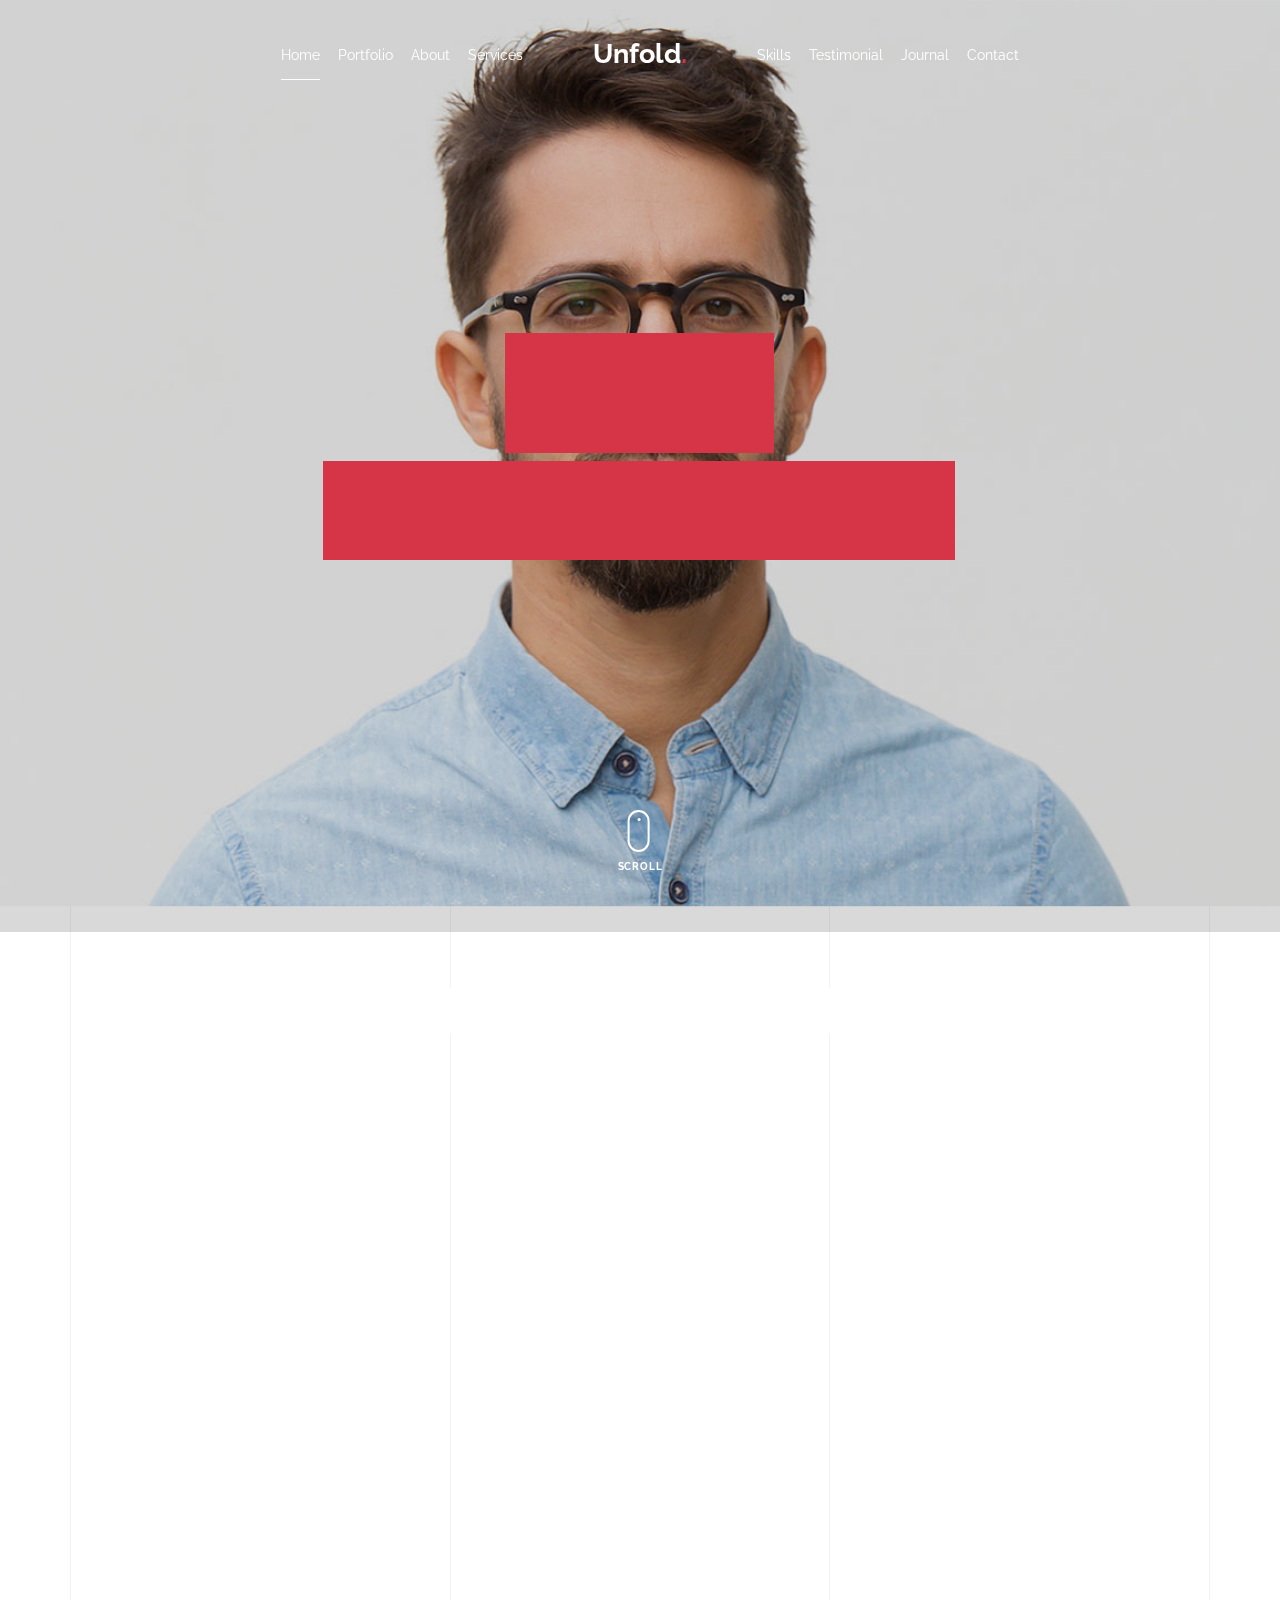
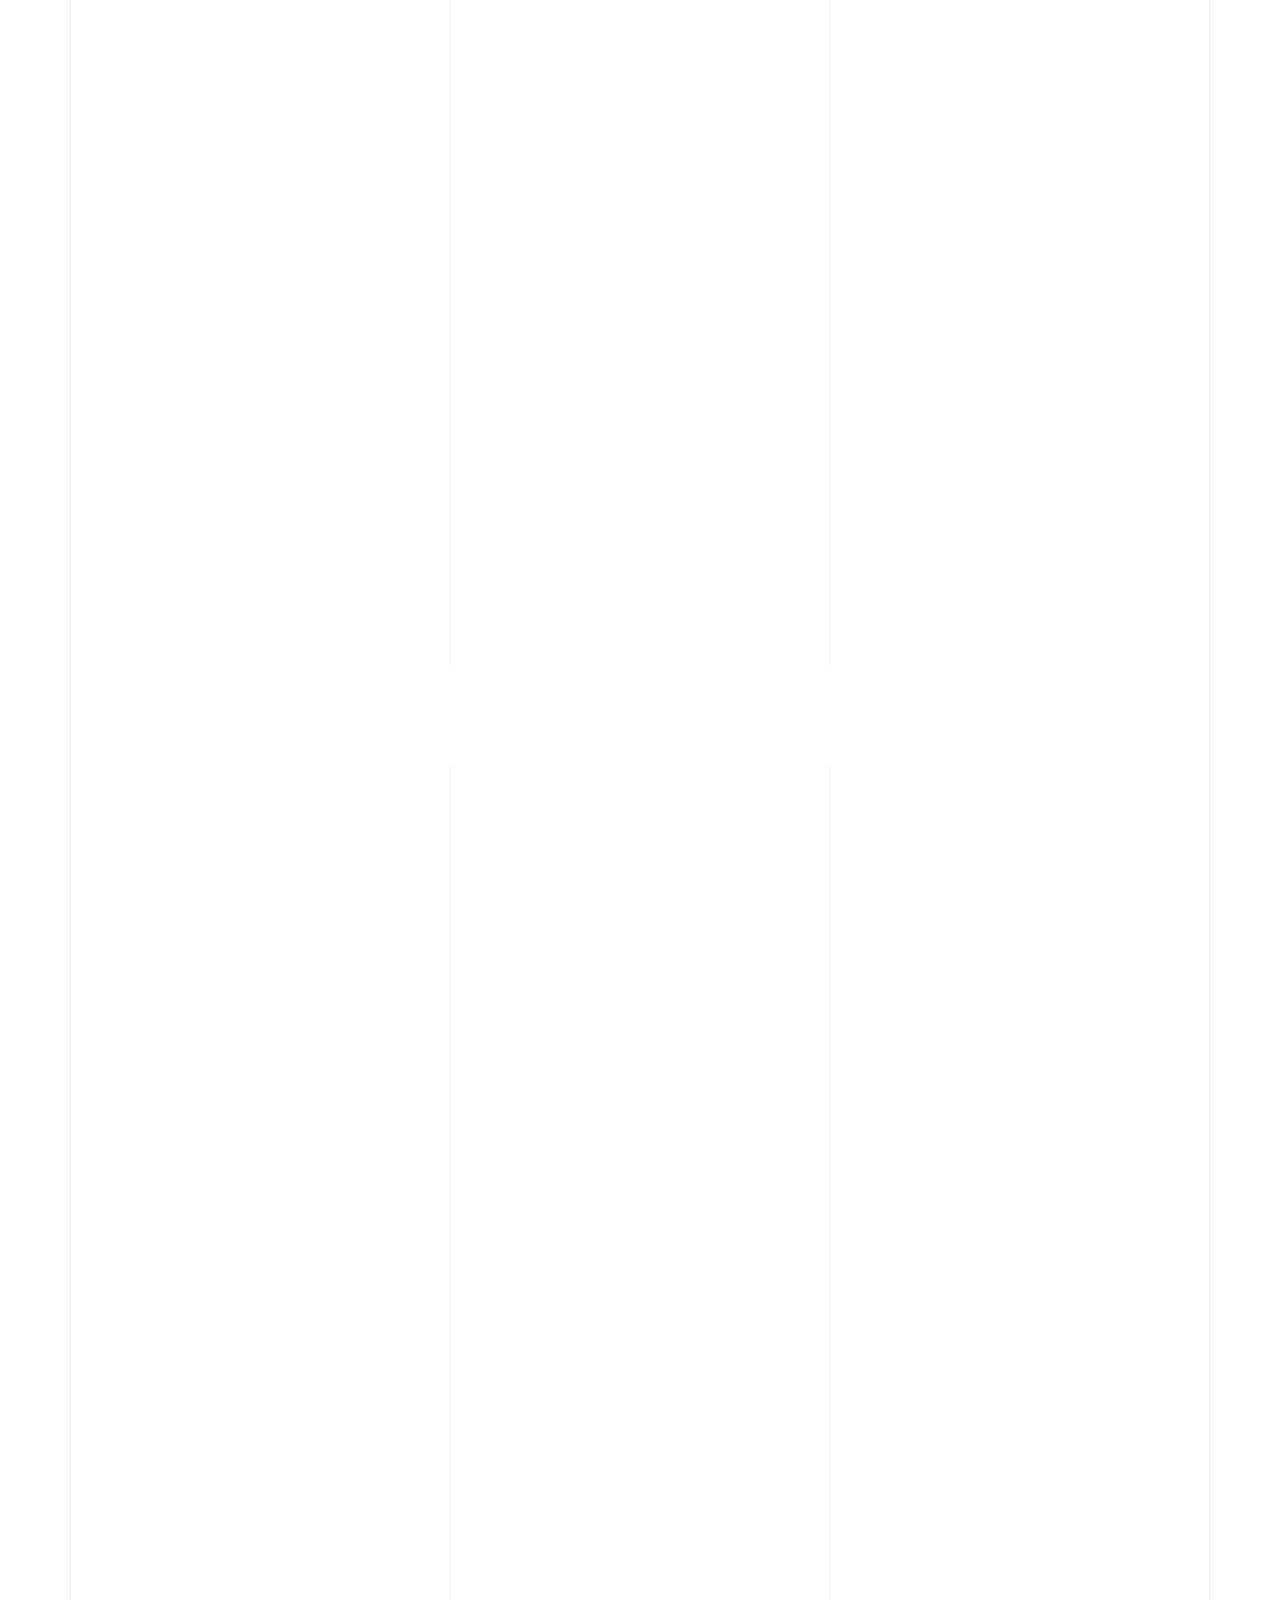
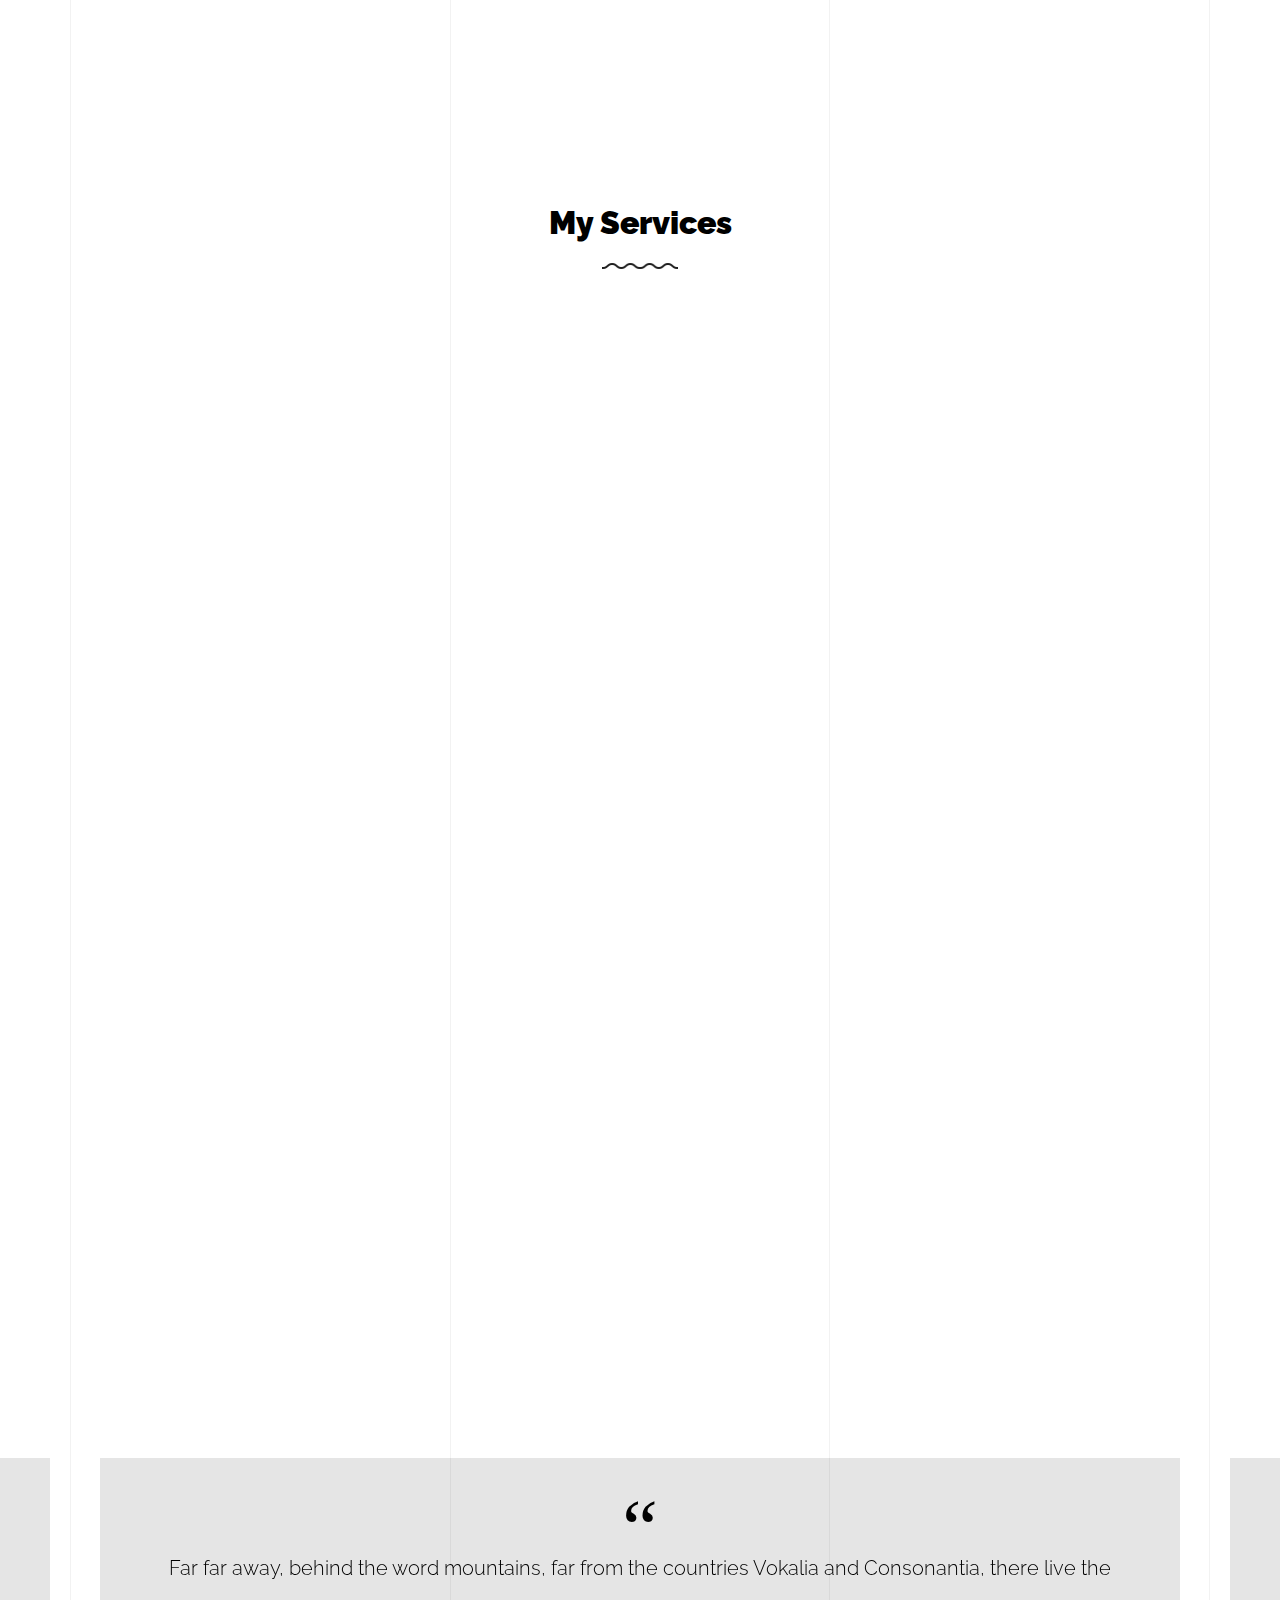
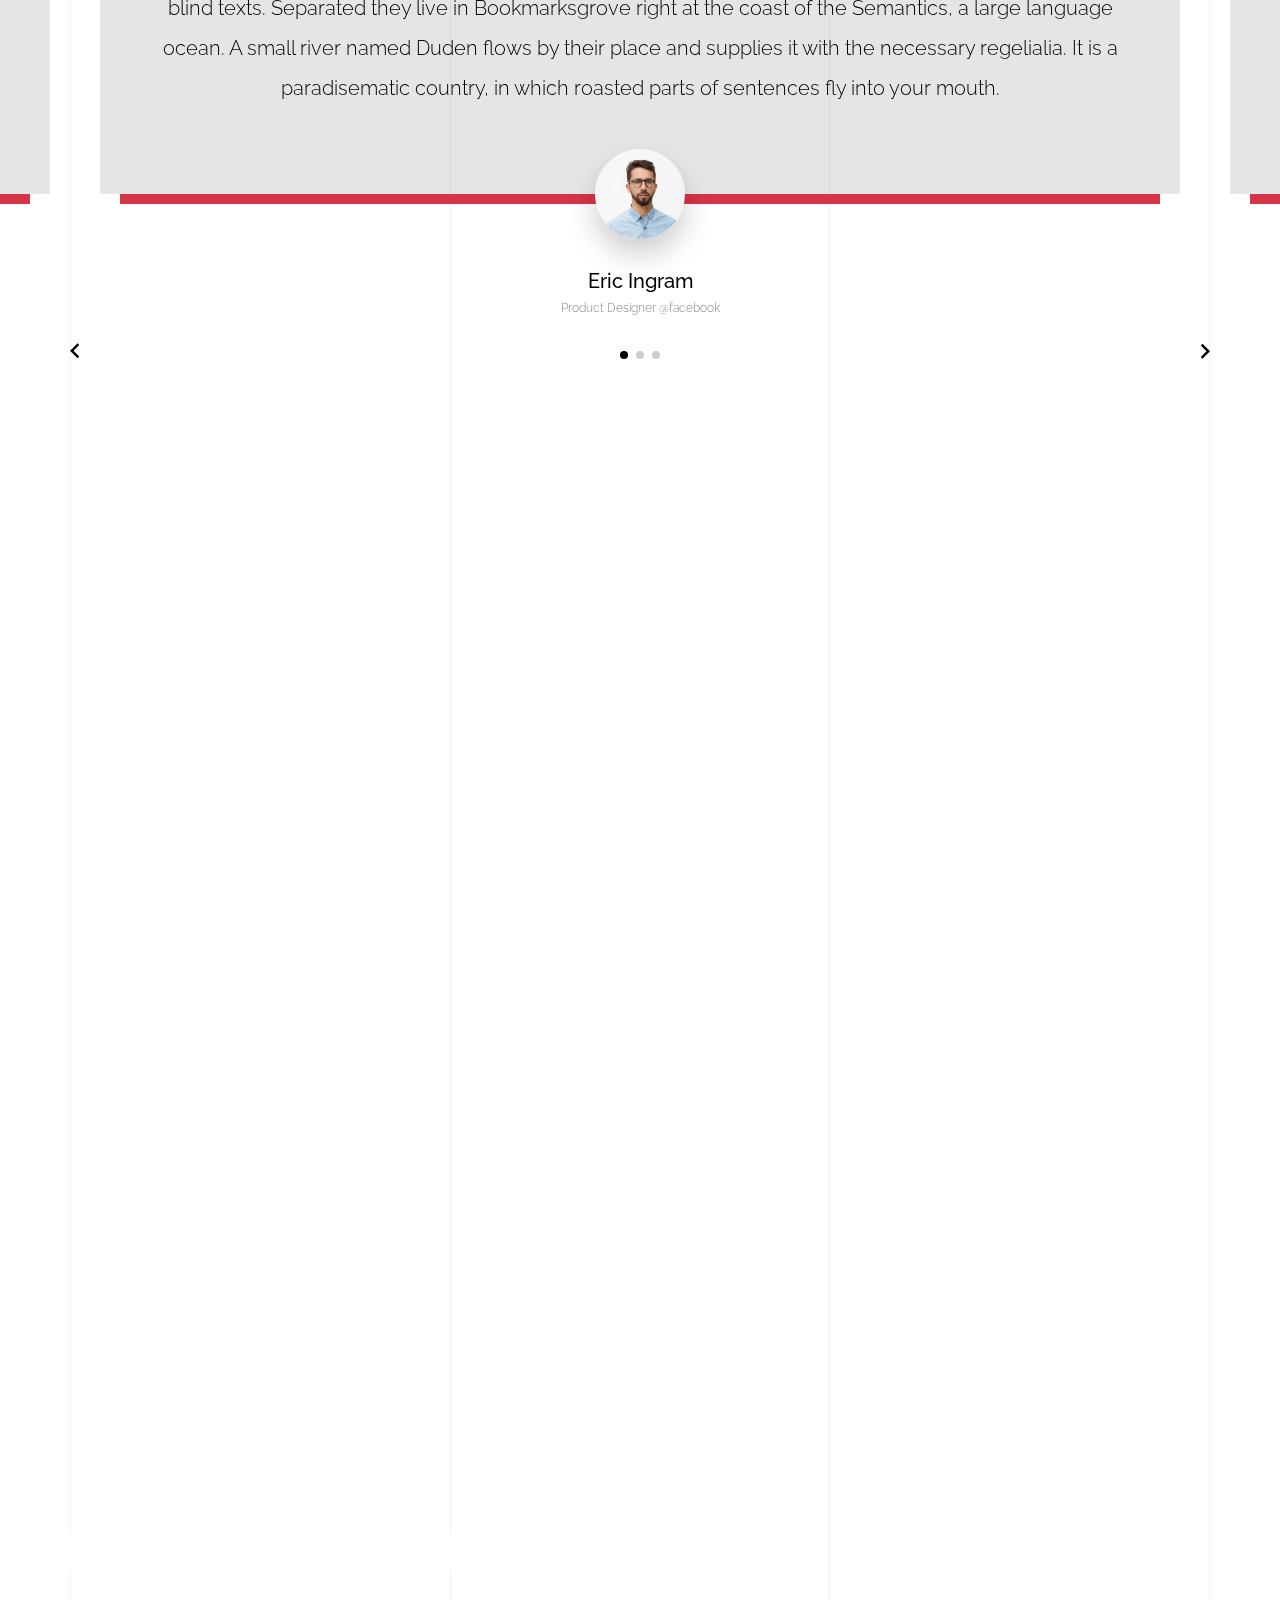
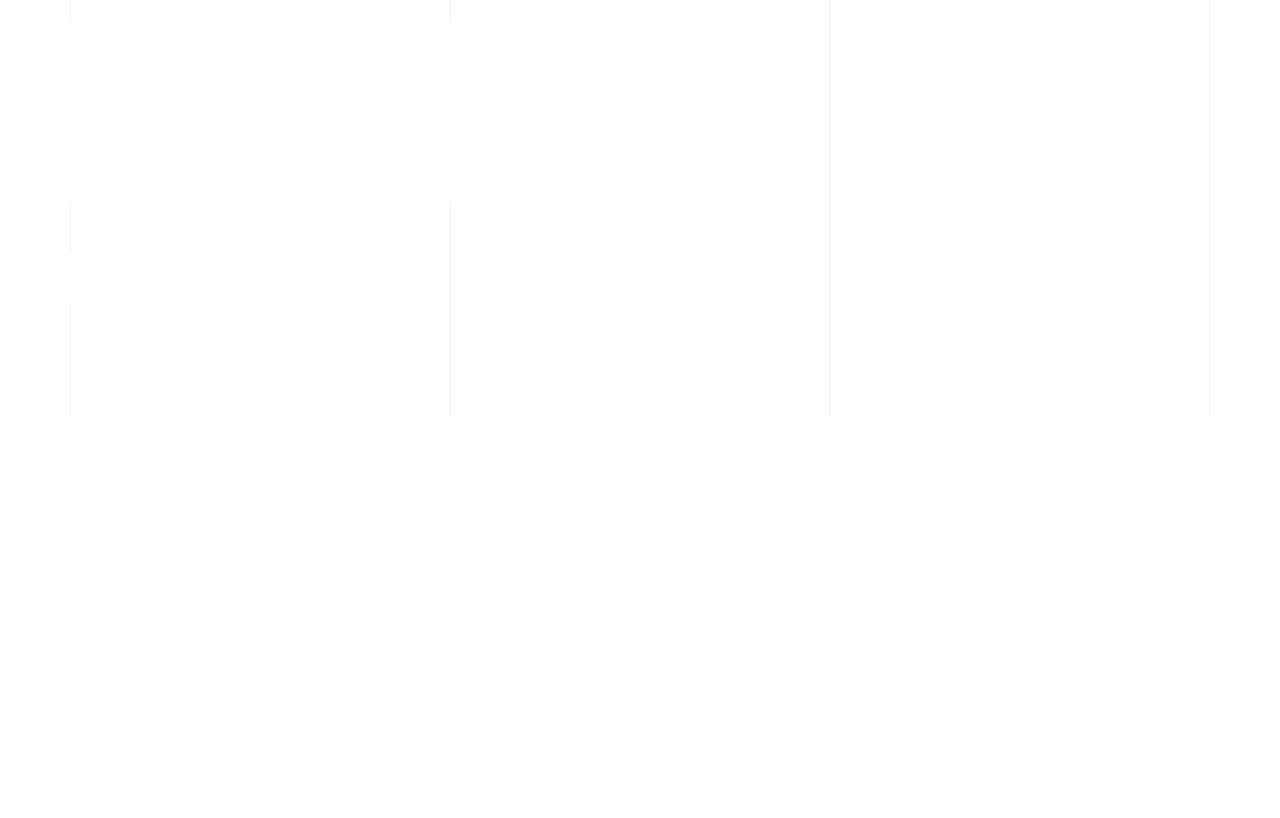
<file: 662110196 P/light/index.html>
<!doctype html>
<html lang="en">
  <head>
    <title>Unfold &mdash; A onepage portfolio HTML template by Unslate.co</title>
    <meta charset="utf-8">
    <meta name="viewport" content="width=device-width, initial-scale=1, shrink-to-fit=no">
    
    <meta name="description" content="A onepage portfolio HTML template by Unslate.co">
    <meta name="keywords" content="html, css, javascript, jquery">
    <meta name="author" content="Unslate.co">

    <link rel="stylesheet" href="css/vendor/icomoon/style.css">
    <link rel="stylesheet" href="css/vendor/owl.carousel.min.css">
    <link rel="stylesheet" href="css/vendor/aos.css">
    <link rel="stylesheet" href="css/vendor/animate.min.css">
    <link rel="stylesheet" href="css/vendor/bootstrap.min.css">
    <link rel="stylesheet" href="css/vendor/jquery.fancybox.min.css">
    

    <!-- Theme Style -->
    <link rel="stylesheet" href="css/style.css">

  </head>
  <body data-spy="scroll" data-target=".site-nav-target" data-offset="200">

    <nav class="unslate_co--site-mobile-menu">
      <div class="close-wrap d-flex">
        <a href="#" class="d-flex ml-auto js-menu-toggle">
          <span class="close-label">Close</span>
          <div class="close-times">
            <span class="bar1"></span>
            <span class="bar2"></span>
          </div>
        </a>
      </div>
      <div class="site-mobile-inner"></div>
    </nav>


    <div class="unslate_co--site-wrap">

      <div class="unslate_co--site-inner">

        <div class="lines-wrap">
          <div class="lines-inner">
            <div class="lines"></div>
          </div>
        </div>
        <!-- END lines -->
      
      <nav class="unslate_co--site-nav site-nav-target">

        <div class="container">
        
          <div class="row align-items-center justify-content-between text-left">
            <div class="col-md-5 text-right">
              <ul class="site-nav-ul js-clone-nav text-left d-none d-lg-inline-block">
                <li class="has-children">
                  <a href="#home-section" class="nav-link">Home</a>
                  <ul class="dropdown">
                    <li>
                      <a href="index.html">Hero Image BG</a>
                    </li>
                    <li>
                      <a href="index-video.html">Video BG</a>
                    </li>
                    <li>
                      <a href="index-hero-slider.html">Hero Slider</a>
                    </li>
                    <li>
                      <a href="index-sidebar-menu.html">Sidebar Menu</a>
                    </li>
                    <li>
                      <a href="index-right-menu.html">Right Menu</a>
                    </li>
                  </ul>
                </li>
                <li><a href="#portfolio-section" class="nav-link">Portfolio</a></li>
                <li><a href="#about-section" class="nav-link">About</a></li>
                <li><a href="#services-section" class="nav-link">Services</a></li>
              </ul>
            </div>
            <div class="site-logo pos-absolute">
              <a href="index.html" class="unslate_co--site-logo">Unfold<span>.</span></a>
            </div>
            <div class="col-md-5 text-right text-lg-left">
              <ul class="site-nav-ul js-clone-nav text-left d-none d-lg-inline-block">
                <li><a href="#skills-section" class="nav-link">Skills</a></li>
                <li><a href="#testimonial-section" class="nav-link">Testimonial</a></li>
                <li><a href="#journal-section" class="nav-link">Journal</a></li>
                <li><a href="#contact-section" class="nav-link">Contact</a></li>
              </ul>

              <ul class="site-nav-ul-none-onepage text-right d-inline-block d-lg-none">
                <li><a href="#" class="js-menu-toggle">Menu</a></li>
              </ul>

            </div>
          </div>
        </div>

      </nav>
      <!-- END nav -->

      <div class="cover-v1 jarallax overlay" style="background-image: url('images/cover_bg_1.jpg');" id="home-section">
        <div class="container">
          <div class="row align-items-center">
              
            <div class="col-md-7 mx-auto text-center">
              <h1 class="heading gsap-reveal-hero text-white">Unfold</h1>
              <h2 class="subheading gsap-reveal-hero text-white">I’m Eric Woodman A Product Designer Based In San Francisco</h2>
            </div>

          </div>
        </div>


        <!-- dov -->
        <a href="#portfolio-section" class="mouse-wrap smoothscroll">
          <span class="mouse">
            <span class="scroll"></span>
          </span>
          <span class="mouse-label">Scroll</span>
        </a>

      </div>
      <!-- END .cover-v1 -->



      <div class="unslate_co--section" id="portfolio-section">
        <div class="container">
          
          
          <div class="relative"><div class="loader-portfolio-wrap"><div class="loader-portfolio dark"></div></div> </div>
          <div id="portfolio-single-holder"></div>

          <div class="portfolio-wrapper">

            <div class="d-flex align-items-center mb-4 gsap-reveal gsap-reveal-filter">
              <h2 class="mr-auto heading-h2">Portfolio</h2>
              
              <a href="#" class="text-black js-filter d-inline-block d-lg-none">Filter</a>
              
              <div class="filter-wrap">
                <div class="filter ml-auto" id="filters">
                  <a href="#" class="active" data-filter="*">All</a>
                  <a href="#" data-filter=".web">Web</a>
                  <a href="#" data-filter=".branding">Branding</a>
                  <a href="#" data-filter=".illustration">Illustration</a>
                  <a href="#" data-filter=".packaging">Packaging</a>
                </div>
              </div>

            </div>


            
            <div id="posts" class="row gutter-isotope-item">
              <div class="item web branding col-sm-6 col-md-6 col-lg-4 isotope-mb-2">
                <a href="portfolio-single-1.html" class="portfolio-item ajax-load-page isotope-item gsap-reveal-img" data-id="1">
                    <div class="overlay">
                      <span class="wrap-icon icon-link2"></span>
                      <div class="portfolio-item-content">
                        <h3>Shoe Rebranding</h3>
                        <p>web, branding</p>
                      </div>
                    </div>
                    <img src="images/work_1_md.jpg" class="lazyload  img-fluid" alt="Images" />
                  </a>
              </div>
              <div class="item branding packaging illustration col-sm-6 col-md-6 col-lg-4 isotope-mb-2 ">
                <a href="portfolio-single-3.html" class="portfolio-item ajax-load-page item-portrait isotope-item gsap-reveal-img" data-id="3">
                    <div class="overlay">
                      <span class="wrap-icon icon-link2"></span>
                      <div class="portfolio-item-content">
                        <h3>Reworking</h3>
                        <p>branding, packaging, illustration</p>
                      </div>
                    </div>
                    <img src="images/work_2_md.jpg" class="lazyload  img-fluid" alt="Images" />
                  </a>
              </div>

              <div class="item branding packaging col-sm-6 col-md-6 col-lg-4 isotope-mb-2">
                <a href="portfolio-single-4.html" class="portfolio-item isotope-item ajax-load-page gsap-reveal-img" data-id="4">
                    <div class="overlay">
                      <span class="wrap-icon icon-link2"></span>
                      <div class="portfolio-item-content">
                        <h3>Modern Building</h3>
                        <p>branding, packaging</p>
                      </div>
                    </div>
                    <img src="images/work_3_md.jpg" class="lazyload  img-fluid" alt="Images" />
                  </a>
              </div>

              <div class="item web packaging col-sm-6 col-md-6 col-lg-4 isotope-mb-2">

                <a href="images/work_4_full.jpg" class="portfolio-item isotope-item gsap-reveal-img" data-fancybox="gallery" data-caption="Watch">
                    <div class="overlay">
                      <span class="wrap-icon icon-photo2"></span>
                      <div class="portfolio-item-content">
                        <h3>Watch</h3>
                        <p>web, packaging</p>
                      </div>
                    </div>
                    <img src="images/work_4_full.jpg" class="lazyload  img-fluid" alt="Images" />
                  </a>

              </div>

              <div class="item illustration packaging col-sm-6 col-md-6 col-lg-4 isotope-mb-2">
                <a href="images/work_5_md.jpg" class="portfolio-item isotope-item gsap-reveal-img" data-fancybox="gallery" data-caption="Shoe Rebranding">
                    <div class="overlay">
                      <span class="wrap-icon icon-photo2"></span>
                      <div class="portfolio-item-content">
                        <h3>Shoe Rebranding</h3>
                        <p>illustration, packaging</p>
                      </div>
                    </div>
                    <img src="images/work_5_md.jpg" class="lazyload  img-fluid" alt="Images" />
                  </a>
              </div>

              <div class="item web branding col-sm-6 col-md-6 col-lg-4 isotope-mb-2">
                <a href="portfolio-single-2.html" class="portfolio-item ajax-load-page item-portrait isotope-item gsap-reveal-img" data-id="2">
                    <div class="overlay">
                      <span class="wrap-icon icon-link2"></span>
                      <div class="portfolio-item-content">
                        <h3>Reshape</h3>
                        <p>web, branding</p>
                      </div>
                    </div>
                    <img src="images/work_6_md.jpg" class="lazyload  img-fluid" alt="Images" />
                  </a>
              </div>

              <div class="item branding packaging col-sm-6 col-md-6 col-lg-4 isotope-mb-2">
                <a href="images/work_7_a_md.jpg" class="portfolio-item item-portrait isotope-item gsap-reveal-img" data-fancybox="gallery" data-caption="Modern Building">
                    <div class="overlay">
                      <span class="wrap-icon icon-photo2"></span>
                      <div class="portfolio-item-content">
                        <h3>Modern Building</h3>
                        <p>branding, packaging</p>
                      </div>
                    </div>
                    <img src="images/work_7_a_md.jpg" class="lazyload  img-fluid" alt="Images" />
                  </a>
              </div>

              <div class="item web branding col-sm-6 col-md-6 col-lg-4 isotope-mb-2">
                <a href="https://www.youtube.com/watch?v=mwtbEGNABWU" class="portfolio-item isotope-item gsap-reveal-img" data-fancybox="gallery" data-caption="Showreel 2019">
                    <div class="overlay">
                      <span class="wrap-icon icon-play_circle_filled"></span>
                      <div class="portfolio-item-content">
                        <h3>Showreel 2019</h3>
                        <p>web, branding</p>
                      </div>
                    </div>
                    <img src="images/work_8_md.jpg" class="lazyload  img-fluid" alt="Images" />
                  </a>
              </div>

              <div class="item web illustration col-sm-6 col-md-6 col-lg-4 isotope-mb-2">
                <a href="images/work_9_a_md.jpg" class="portfolio-item isotope-item gsap-reveal-img" data-fancybox="gallery" data-caption="Render Packaging">
                    <div class="overlay">
                      <span class="wrap-icon icon-photo2"></span>
                      <div class="portfolio-item-content">
                        <h3>Render Packaging</h3>
                        <p>web, illustration</p>
                      </div>
                    </div>
                    <img src="images/work_9_a_md.jpg" class="lazyload  img-fluid" alt="Images" />
                  </a>
              </div>

            </div>
            
          </div>


        </div>
      </div>



      <div class="unslate_co--section">
        <div class="container">
          <div class="owl-carousel logo-slider">
            <div class="logo-v1 gsap-reveal">
              <img src="images/logo-google.png" alt="Image" class="img-fluid">
            </div>
            <div class="logo-v1 gsap-reveal">
              <img src="images/logo-puma.png" alt="Image" class="img-fluid">
            </div>
            <div class="logo-v1 gsap-reveal">
              <img src="images/logo-paypal.png" alt="Image" class="img-fluid">
            </div>
            <div class="logo-v1 gsap-reveal">
              <img src="images/logo-adobe.png" alt="Image" class="img-fluid">
            </div>
          </div>
        </div>
      </div>


      <div class="unslate_co--section" id="about-section">
        <div class="container">
          
          <div class="section-heading-wrap text-center mb-5">
            <h2 class="heading-h2 text-center divider"><span class="gsap-reveal">About Me</span></h2>
            <span class="gsap-reveal"><img src="images/divider.png" alt="divider" width="76"></span>
          </div>
          

          <div class="row mt-5 justify-content-between">
            <div class="col-lg-7 mb-5 mb-lg-0" data-aos="fade-up">
              <figure class="dotted-bg gsap-reveal-img">
                <img src="images/about_me_pic.jpg" alt="Image" class="img-fluid">
              </figure>
            </div>
            <div class="col-lg-4 pr-lg-5">
              <h3 class="mb-4 heading-h3"><span class="gsap-reveal">We can make it together</span></h3>
              <p class="lead gsap-reveal">Far far away, behind the word mountains, far from the countries Vokalia and Consonantia, there <a href="#">live the blind</a> texts. </p>
              <p class="mb-4 gsap-reveal">A small river named Duden flows by their place and supplies it with the necessary regelialia. It is a paradisematic country, in which roasted parts of sentences fly into your mouth.</p>
              <p class="gsap-reveal"><a href="#" class="btn btn-outline-pill btn-custom-light">Download my CV</a></p>
            </div>
          </div>
        </div>
      </div>

      <div class="unslate_co--section" id="services-section">
        <div class="container">

          <div class="section-heading-wrap text-center mb-5">
            <h2 class="heading-h2 text-center divider">My Services</h2>
            <img src="images/divider.png" alt="divider" width="76">
          </div>

          <div class="row gutter-v3">
            <div class="col-md-6 col-lg-4 mb-4">
              <div class="feature-v1" data-aos="fade-up" data-aos-delay="0">
                <div class="wrap-icon mb-3">
                  <img src="images/svg/001-options.svg" alt="Image" width="45">
                </div>
                <h3>Digital <br> Strategy</h3>
                <p>A small river named Duden flows by their place and supplies it with the necessary regelialia. </p>
              </div> 
            </div>
            <div class="col-md-6 col-lg-4 mb-4">
              <div class="feature-v1" data-aos="fade-up" data-aos-delay="100">
                <div class="wrap-icon mb-3">
                  <img src="images/svg/002-chat.svg" alt="Icon" width="45">
                </div>
                <h3>Web <br> Design</h3>
                <p>A small river named Duden flows by their place and supplies it with the necessary regelialia. </p>
              </div> 
            </div>
            <div class="col-md-6 col-lg-4 mb-4">
              <div class="feature-v1" data-aos="fade-up" data-aos-delay="200">
                <div class="wrap-icon mb-3">
                  <img src="images/svg/003-contact-book.svg" alt="Image" class="img-fluid" width="45">
                </div>
                <h3>User <br> Experience</h3>
                <p>A small river named Duden flows by their place and supplies it with the necessary regelialia. </p>
              </div> 
            </div>

            <div class="col-md-6 col-lg-4 mb-4">
              <div class="feature-v1" data-aos="fade-up" data-aos-delay="0">
                <div class="wrap-icon mb-3">
                  <img src="images/svg/004-percentage.svg" alt="Image" width="45">
                </div>
                <h3>Web <br> Development</h3>
                <p>A small river named Duden flows by their place and supplies it with the necessary regelialia. </p>
              </div> 
            </div>
            <div class="col-md-6 col-lg-4 mb-4">
              <div class="feature-v1" data-aos="fade-up" data-aos-delay="100">
                <div class="wrap-icon mb-3">
                  <img src="images/svg/006-goal.svg" alt="Image" width="45">
                </div>
                <h3>WordPress <br> Solutions</h3>
                <p>A small river named Duden flows by their place and supplies it with the necessary regelialia. </p>
              </div> 
            </div>
            <div class="col-md-6 col-lg-4 mb-4">
              <div class="feature-v1" data-aos="fade-up" data-aos-delay="200">
                <div class="wrap-icon mb-3">
                  <img src="images/svg/005-line-chart.svg" alt="Image" width="45">
                </div>
                <h3>Mobile <br> Applications</h3>
                <p>A small river named Duden flows by their place and supplies it with the necessary regelialia. </p>
              </div> 
            </div>

          </div>

        </div>
      </div>

      <div class="unslate_co--section section-counter" id="skills-section">
        <div class="container">
          <div class="section-heading-wrap text-center mb-5">
            <h2 class="heading-h2 text-center divider"><span class="gsap-reveal">My Skills</span></h2>
            <span class="gsap-reveal"><img src="images/divider.png" alt="divider" width="76"></span>
          </div>


          <div class="row pt-5">
            <div class="col-6 col-sm-6 mb-5 mb-lg-0 col-md-6 col-lg-3" data-aos="fade-up" data-aos-delay="0">
              <div class="counter-v1 text-center">
                <span class="number-wrap">
                  <span class="number number-counter" data-number="90">0</span>
                  <span class="append-text">%</span>
                </span>
                <span class="counter-label">WordPress</span>
              </div>
            </div>
            <div class="col-6 col-sm-6 mb-5 mb-lg-0 col-md-6 col-lg-3" data-aos="fade-up" data-aos-delay="100">
              <div class="counter-v1 text-center">
                <span class="number-wrap">
                  <span class="number number-counter" data-number="99">0</span>
                  <span class="append-text">%</span>
                </span>
                <span class="counter-label">HTML/CSS</span>
              </div>
            </div>
            <div class="col-6 col-sm-6 mb-5 mb-lg-0 col-md-6 col-lg-3" data-aos="fade-up" data-aos-delay="200">
              <div class="counter-v1 text-center">
                <span class="number-wrap">
                  <span class="number number-counter" data-number="95">0</span>
                  <span class="append-text">%</span>
                </span>
                <span class="counter-label">jQuery</span>
              </div>
            </div>
            <div class="col-6 col-sm-6 mb-5 mb-lg-0 col-md-6 col-lg-3" data-aos="fade-up" data-aos-delay="300">
              <div class="counter-v1 text-center">
                <span class="number-wrap">
                  <span class="number number-counter" data-number="100">0</span>
                  <span class="append-text">%</span>
                </span>
                <span class="counter-label">Design</span>
              </div>
            </div>
          </div>
        </div>
      </div>
      <!-- END .counter -->

      <div class="unslate_co--section" id="testimonial-section">
        <div class="container">
          <div class="section-heading-wrap text-center mb-5">
            <h2 class="heading-h2 text-center divider"><span class="gsap-reveal">My Happy Clients</span></h2>
            <span class="gsap-reveal"><img src="images/divider.png" alt="divider" width="76"></span>
          </div>
        </div>

        <div class="owl-carousel testimonial-slider">
          <div>
            <div class="testimonial-v1">
              <div class="testimonial-inner-bg">
                <span class="quote">&ldquo;</span>
                <blockquote>
                  Far far away, behind the word mountains, far from the countries Vokalia and Consonantia, there live the blind texts. Separated they live in Bookmarksgrove right at the coast of the Semantics, a large language ocean. A small river named Duden flows by their place and supplies it with the necessary regelialia. It is a paradisematic country, in which roasted parts of sentences fly into your mouth.
                </blockquote>
              </div>
              
              <div class="testimonial-author-info">
                <img src="images/person_man_1.jpg" alt="Image">
                <h3>Eric Ingram</h3>
                <span class="d-block position">Product Designer @facebook</span>
              </div>

            </div>
          </div>
          <div>
            <div class="testimonial-v1">
              <div class="testimonial-inner-bg">
                <span class="quote">&ldquo;</span>
                <blockquote>
                  Far far away, behind the word mountains, far from the countries Vokalia and Consonantia, there live the blind texts. Separated they live in Bookmarksgrove right at the coast of the Semantics, a large language ocean. A small river named Duden flows by their place and supplies it with the necessary regelialia. It is a paradisematic country, in which roasted parts of sentences fly into your mouth.
                </blockquote>
              </div>
              
              <div class="testimonial-author-info">
                <img src="images/person_man_2.jpg" alt="Image">
                <h3>Ryan Mullins</h3>
                <span class="d-block position">Product Designer @Shopify</span>
              </div>

            </div>
          </div>
          <div>
            <div class="testimonial-v1">
              <div class="testimonial-inner-bg">
                <span class="quote">&ldquo;</span>
                <blockquote>
                  Far far away, behind the word mountains, far from the countries Vokalia and Consonantia, there live the blind texts. Separated they live in Bookmarksgrove right at the coast of the Semantics, a large language ocean. A small river named Duden flows by their place and supplies it with the necessary regelialia. It is a paradisematic country, in which roasted parts of sentences fly into your mouth.
                </blockquote>
              </div>
              
              <div class="testimonial-author-info">
                <img src="images/person_woman_1.jpg" alt="Image">
                <h3>Erica Miller</h3>
                <span class="d-block position">Product Designer @Twitter</span>
              </div>

            </div>
          </div>
        </div>

      </div>
      <!-- END testimonial -->

      <div class="unslate_co--section" id="journal-section">
        <div class="container">
          <div class="section-heading-wrap text-center mb-5">
            <h2 class="heading-h2 text-center divider"><span class="gsap-reveal">My Journal</span></h2>
            <span class="gsap-reveal"><img src="images/divider.png" alt="divider" width="76"></span>
          </div>

          
          <div class="row gutter-v4 align-items-stretch">
            <div class="col-sm-6 col-md-6 col-lg-8 blog-post-entry" data-aos="fade-up" data-aos-delay="0">

              <a href="blog-single.html" class="grid-item blog-item w-100 h-100">
                <div class="overlay">
                  <div class="portfolio-item-content">
                    <h3>A Mounteering Guide For Beginners</h3>
                    <p class="post-meta">By Joefrey <span class="small">&bullet;</span> 5 mins read</p>
                  </div>
                </div>
                <img src="images/post_1.jpg" class="lazyload" alt="Image" />
              </a>


            </div>
            <div class="col-sm-6 col-md-6 col-lg-4 blog-post-entry" data-aos="fade-up" data-aos-delay="100">
              <a href="blog-single.html" class="grid-item blog-item w-100 h-100">
                <div class="overlay">
                  <div class="portfolio-item-content">
                    <h3>A Mounteering Guide For Beginners</h3>
                    <p class="post-meta">By Joefrey <span class="small">&bullet;</span> 5 mins read</p>
                  </div>
                </div>
                <img src="images/post_2.jpg" class="lazyload" alt="Image" />
              </a>
            </div>


            <div class="col-sm-6 col-md-6 col-lg-4 blog-post-entry" data-aos="fade-up" data-aos-delay="0">

              <a href="blog-single.html" class="grid-item blog-item w-100 h-100">
                <div class="overlay">
                  <div class="portfolio-item-content">
                    <h3>A Mounteering Guide For Beginners</h3>
                    <p class="post-meta">By Joefrey <span class="small">&bullet;</span> 5 mins read</p>
                  </div>
                </div>
                <img src="images/post_3.jpg" class="lazyload" alt="Image" />
              </a>


            </div>
            <div class="col-sm-6 col-md-6 col-lg-4 blog-post-entry" data-aos="fade-up" data-aos-delay="100">
              <a href="blog-single.html" class="grid-item blog-item w-100 h-100">
                <div class="overlay">
                  <div class="portfolio-item-content">
                    <h3>A Mounteering Guide For Beginners</h3>
                    <p class="post-meta">By Joefrey <span class="small">&bullet;</span> 5 mins read</p>
                  </div>
                </div>
                <img src="images/post_4.jpg" class="lazyload" alt="Image" />
              </a>
            </div>

            <div class="col-sm-6 col-md-6 col-lg-4 blog-post-entry" data-aos="fade-up" data-aos-delay="200">
              <a href="blog-single.html" class="grid-item blog-item w-100 h-100">
                <div class="overlay">
                  <div class="portfolio-item-content">
                    <h3>A Mounteering Guide For Beginners</h3>
                    <p class="post-meta">By Joefrey <span class="small">&bullet;</span> 5 mins read</p>
                  </div>
                </div>
                <img src="images/post_5.jpg" class="lazyload" alt="Image" />
              </a>
            </div>


          </div>

        </div>
      </div>
      <!-- END blog posts -->


      <div class="unslate_co--section" id="contact-section">
        <div class="container">
          <div class="section-heading-wrap text-center mb-5">
            <h2 class="heading-h2 text-center divider"><span class="gsap-reveal">Get In Touch</span></h2>
            <span class="gsap-reveal"><img src="images/divider.png" alt="divider" width="76"></span>
          </div>


          <div class="row justify-content-between">
            
            <div class="col-md-6">
              <form method="post" class="form-outline-style-v1" id="contactForm">
                <div class="form-group row mb-0">

                  <div class="col-lg-6 form-group gsap-reveal">
                    <label for="name">Name</label>
                    <input name="name" type="text" class="form-control" id="name">
                  </div>
                  <div class="col-lg-6 form-group gsap-reveal">
                    <label for="email">Email</label>
                    <input name="email" type="email" class="form-control" id="email">
                  </div>
                  <div class="col-lg-12 form-group gsap-reveal">
                    <label for="message">Write your message...</label>
                    <textarea name="message" id="message" cols="30" rows="7" class="form-control"></textarea>
                  </div>
                </div>
                <div class="form-group row gsap-reveal">
                    <div class="col-md-12 d-flex align-items-center">
                      <input type="submit" class="btn btn-outline-pill btn-custom-light mr-3" value="Send Message">
                      <span class="submitting"></span>
                    </div>
                  </div>
              </form>
              <div id="form-message-warning" class="mt-4"></div> 
              <div id="form-message-success">
                Your message was sent, thank you!
              </div>

            </div>

            <div class="col-md-4">
              <div class="contact-info-v1">
                <div class="gsap-reveal d-block">
                  <span class="d-block contact-info-label">Email</span>
                  <a href="#" class="contact-info-val">info@unslate.co</a>
                </div>
                <div class="gsap-reveal d-block">
                  <span class="d-block contact-info-label">Phone</span>
                  <a href="#" class="contact-info-val">+12 345 6789 012</a>
                </div>
                <div class="gsap-reveal d-block">
                  <span class="d-block contact-info-label">Address</span>
                  <address class="contact-info-val">273 South Riverview Rd. <br> New York, NY 10011</address>
                </div>
              </div>
            </div>

          </div>
        </div>
      </div>
      </div> 

      <footer class="unslate_co--footer unslate_co--section">
        <div class="container">
          <div class="row justify-content-center">
            <div class="col-md-7">
              
              <div class="footer-site-logo"><a href="#">Unfold<span>.</span></a></div>

              <ul class="footer-site-social">
                <li><a href="#">Facebook</a></li>
                <li><a href="#">Twitter</a></li>
                <li><a href="#">Instagram</a></li>
                <li><a href="#">Dribbble</a></li>
                <li><a href="#">Behance</a></li>
              </ul>

              <p class="site-copyright">
                <small>&copy; 2020 <a href="#">Unfold  </a>. All Rights Reserved. Design with <span class="icon-heart text-danger"></span> by <a href="#">Unslate.co</a>.</small>
              </p>

            </div>
          </div>
        </div>
      </footer>

      
    </div>

    <!-- Loader -->
    <div id="unslate_co--overlayer"></div>
    <div class="site-loader-wrap">
      <div class="site-loader dark"></div>
    </div>

    <script src="js/scripts-dist.js"></script>
    <script src="js/main.js"></script>

    <!-- Global site tag (gtag.js) - Google Analytics -->
<script async src="https://www.googletagmanager.com/gtag/js?id=UA-157808202-1"></script>
<script>
  window.dataLayer = window.dataLayer || [];
  function gtag(){dataLayer.push(arguments);}
  gtag('js', new Date());

  gtag('config', 'UA-157808202-1');
</script>

  </body>
</html>
</file>
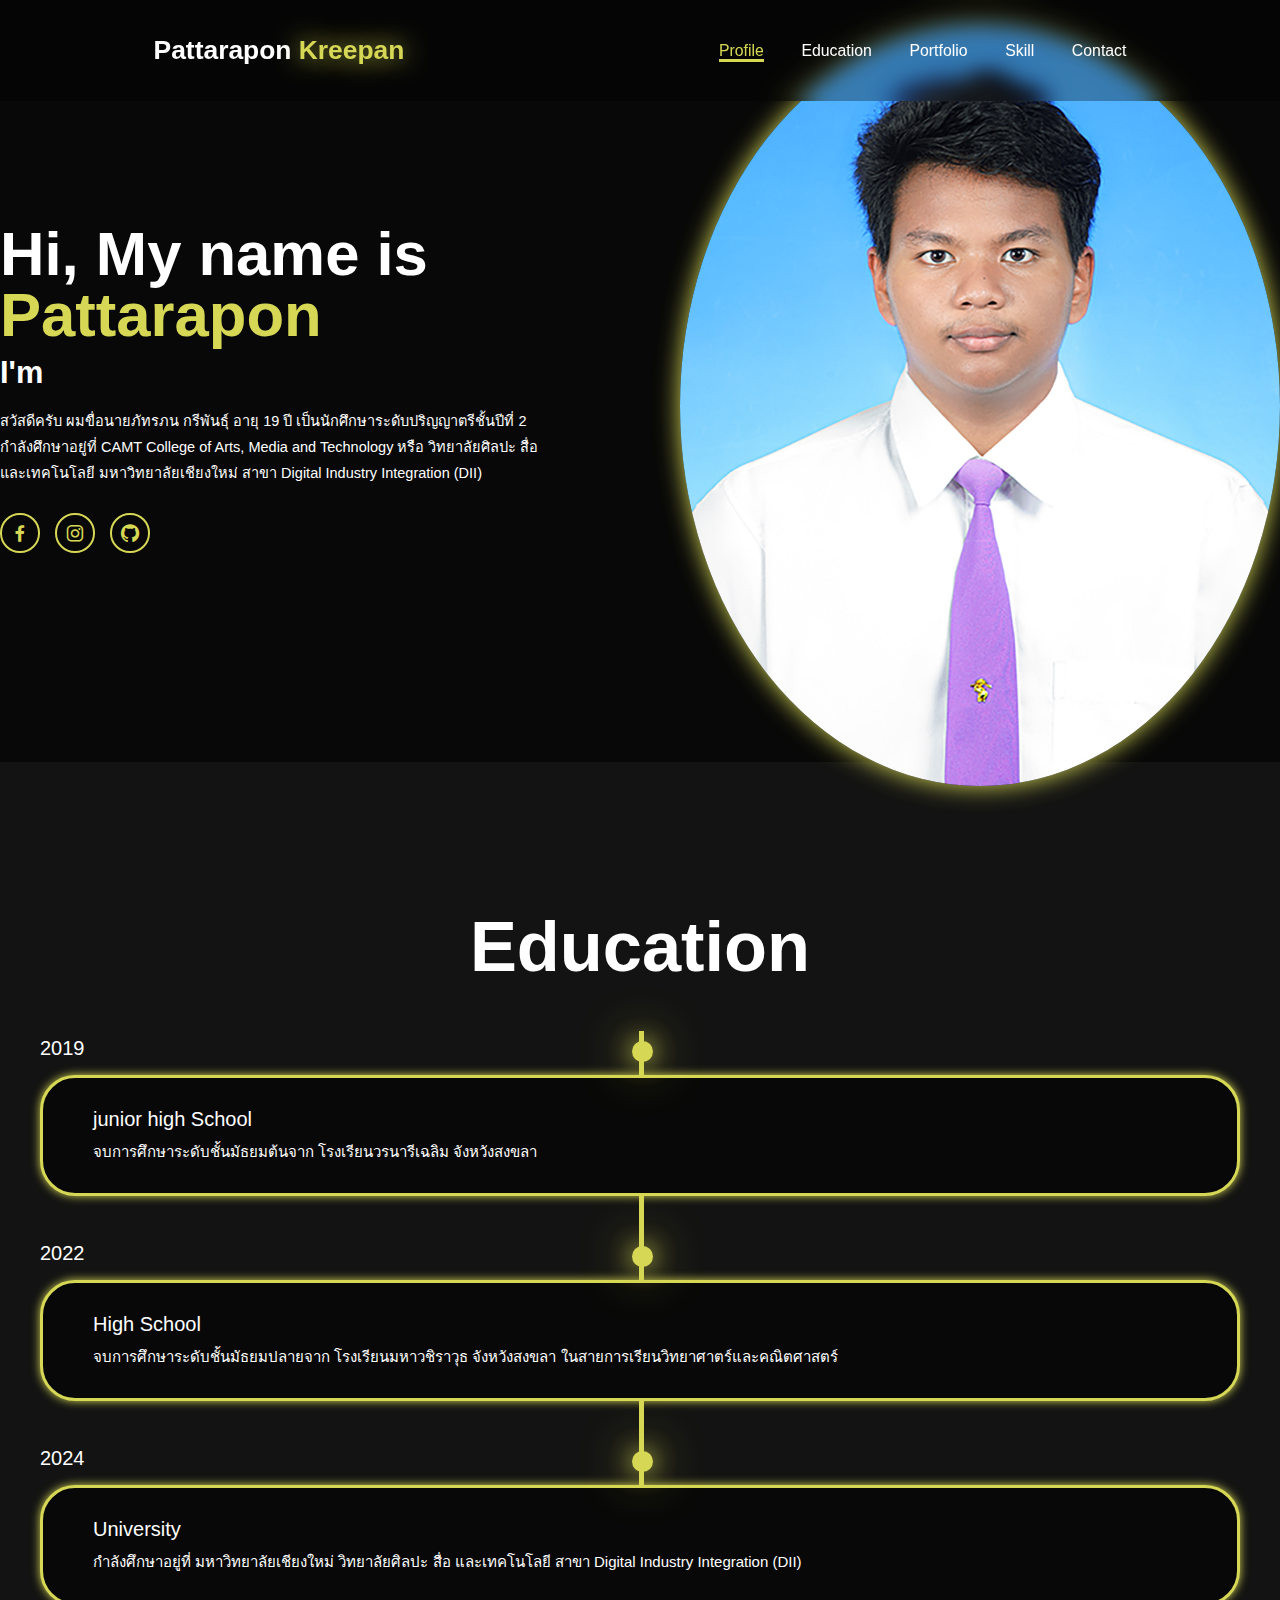
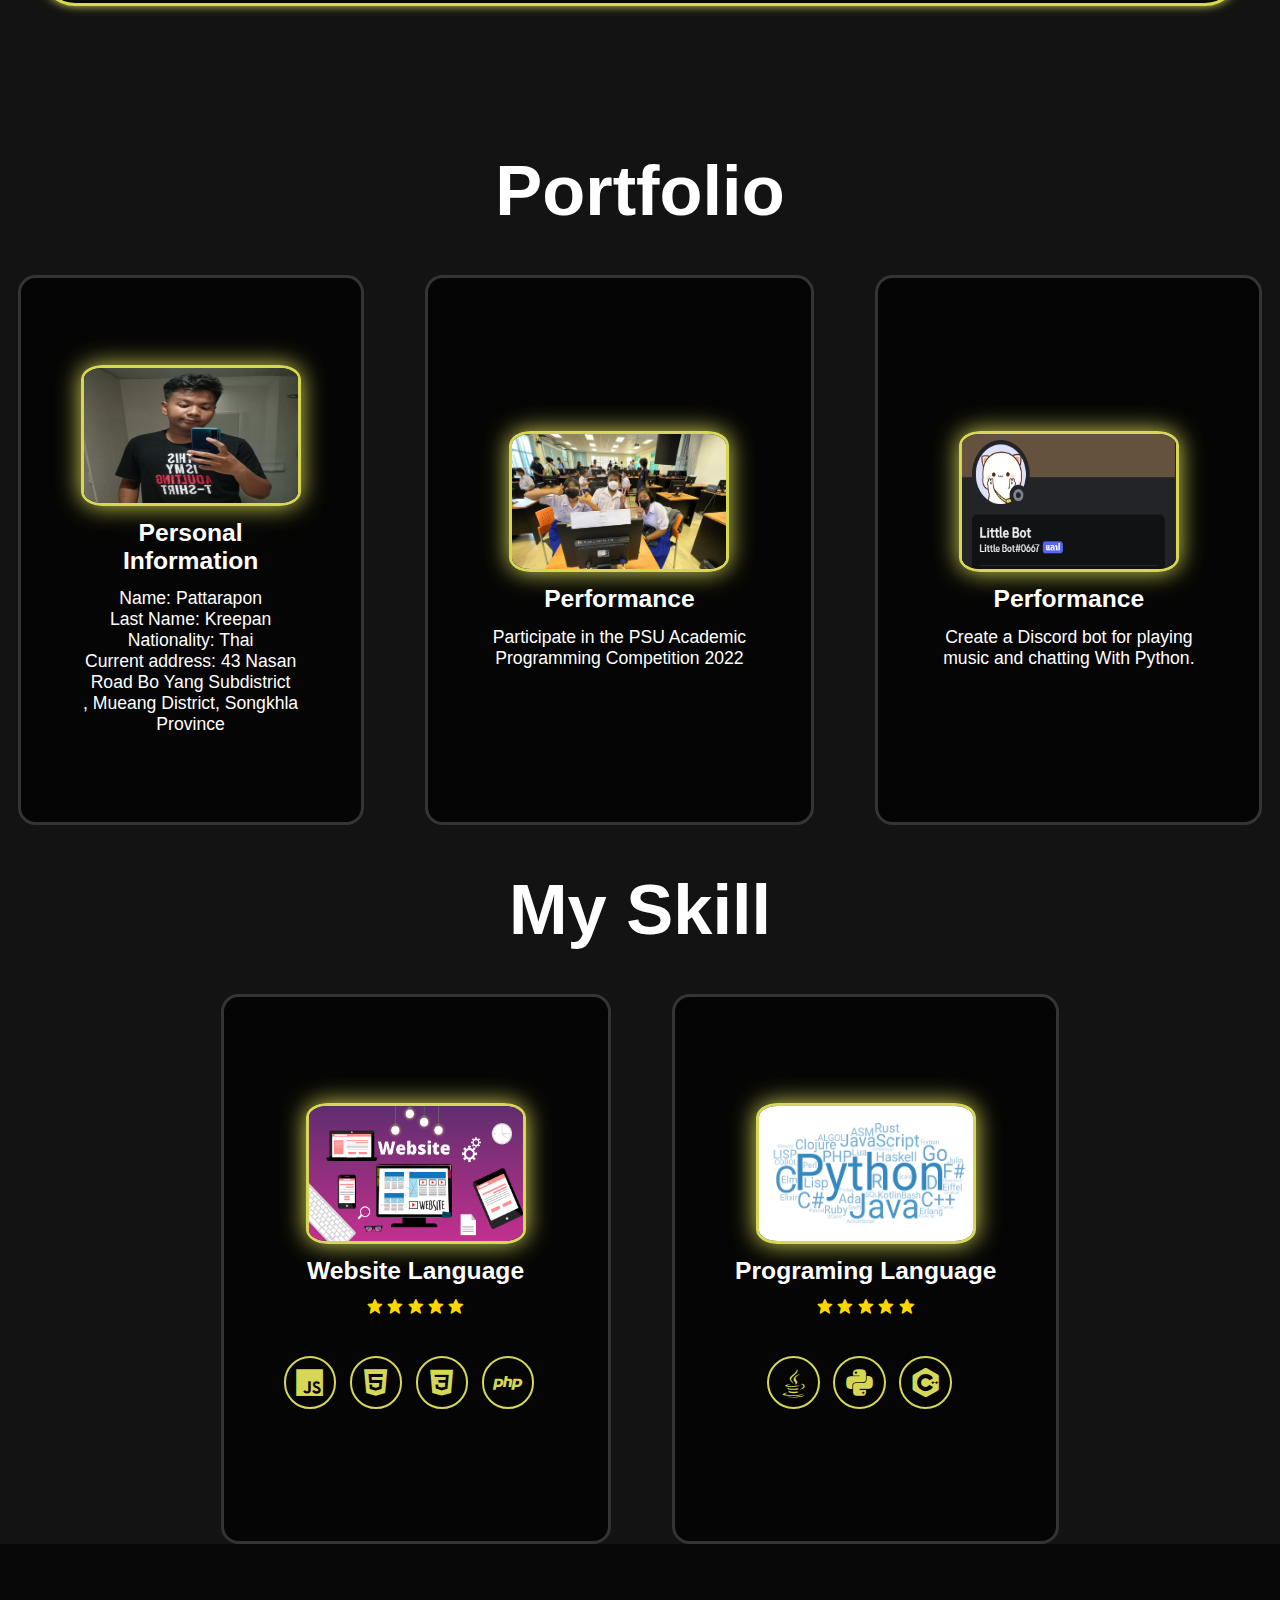
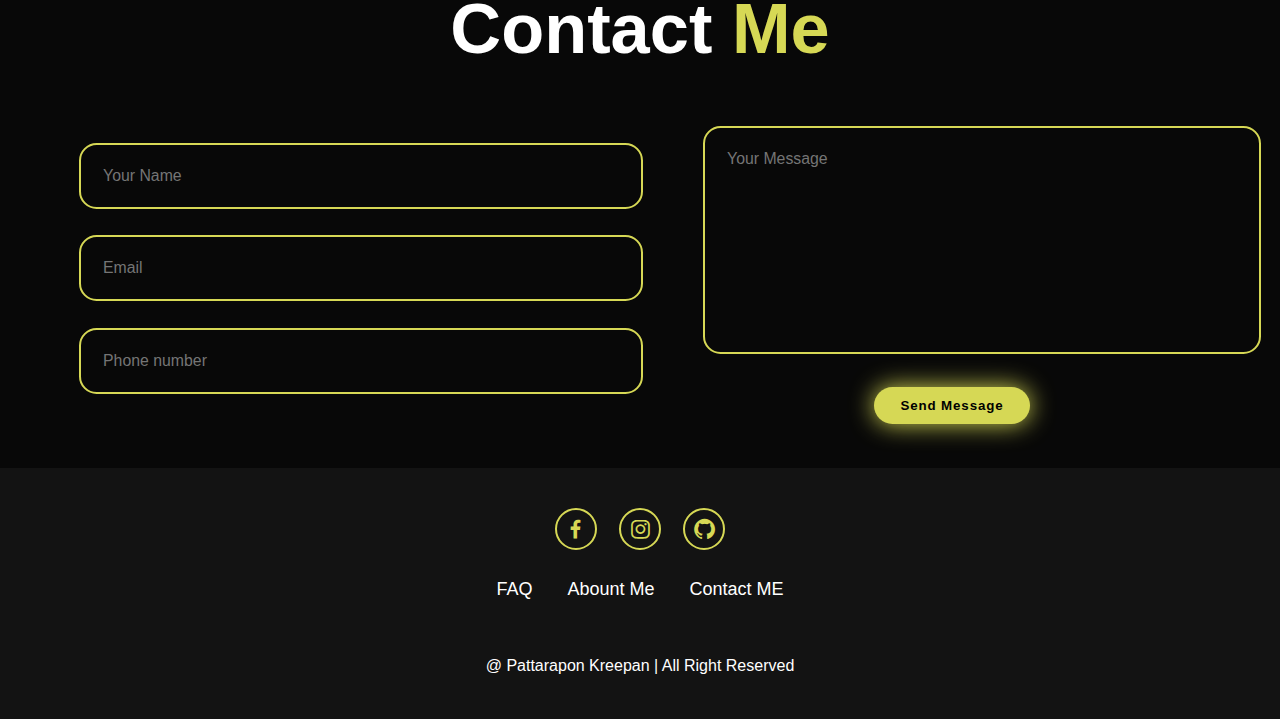
<file: profile.html>
<!DOCTYPE html>
<html lang="en">

<head>
    <meta charset="UTF-8">
    <meta name="viewport" content="width=device-width, initial-scale=1.0">
    <link href='https://unpkg.com/boxicons@2.1.4/css/boxicons.min.css' rel='stylesheet'>
    <link href="profile.css" rel="stylesheet">
    <title>portfolio</title>
</head>

<body>
    <header class="header">
        <a href="#profile" class="logo">Pattarapon
            <span>Kreepan</span></a>
        <i class='bx bx-menu' id="menu-icon"></i>
        <nav class="navbar">
            <a href="#profile" class="active">Profile</a>
            <a href="#education">Education</a>
            <a href="#portfolio">Portfolio</a>
            <a href="#skill">Skill</a>
            <a href="#contact">Contact</a>
        </nav>
    </header>
    <section class="home" id="profile">
        <div class="home-content">
            <h1>Hi, My name is<span> Pattarapon </span></h1>
            <h3 class="text-animation">I'm <span></span></h3>
            <p>สวัสดีครับ ผมขื่อนายภัทรภน กรีพันธุ์ อายุ 19 ปี เป็นนักศึกษาระดับปริญญาตรีชั้นปีที่ 2 กำลังศึกษาอยู่ที่ CAMT College
                of Arts, Media and Technology
                หรือ วิทยาลัยศิลปะ สื่อ และเทคโนโลยี มหาวิทยาลัยเชียงใหม่ สาขา Digital Industry Integration (DII)
            </p>

            <div class="social-icon">
                <a href="#"><i class='bx bxl-facebook'></i></a>
                <a href="#"><i class='bx bxl-instagram'></i></a>
                <a href="#"><i class='bx bxl-github'></i></a>
            </div>

        </div>
        <div class="home-img">
            <img src="Q7S-Re.jpg" alt="">
        </div>

    </section>

    <section class="education" id="education">
        <h2 class="heading">Education</h2>

        <div class="timeline-items">
            <div class="timeline-item">
                <div class="timeline-dot"></div>
                <div class="timeline-date">2019</div>
                <div class="timeline-content">
                    <h3>junior high School</h3>
                    <p>จบการศึกษาระดับชั้นมัธยมต้นจาก โรงเรียนวรนารีเฉลิม จังหวังสงขลา</p>
                </div>
            </div>
            <div class="timeline-item">
                <div class="timeline-dot"></div>
                <div class="timeline-date">2022</div>
                <div class="timeline-content">
                    <h3>High School</h3>
                    <p>จบการศึกษาระดับชั้นมัธยมปลายจาก โรงเรียนมหาวชิราวุธ จังหวังสงขลา
                        ในสายการเรียนวิทยาศาตร์และคณิตศาสตร์</p>
                </div>
            </div>
            <div class="timeline-item">
                <div class="timeline-dot"></div>
                <div class="timeline-date">2024</div>
                <div class="timeline-content">
                    <h3>University</h3>
                    <p>กำลังศึกษาอยู่ที่ มหาวิทยาลัยเชียงใหม่
                        วิทยาลัยศิลปะ สื่อ และเทคโนโลยี
                        สาขา Digital Industry Integration (DII)</p>
                </div>
            </div>
        </div>
    </section>

    <section class="testimonials" id="portfolio">
        <div class="testimonials-box">
            <h2 class="heading">Portfolio</h2>

            <div class="wrapper">
                <div class="testimonials-item">
                    <img src="352460724_632428325579608_7192313712015580750_n.jpg" alt="">
                    <h2>Personal Information</h2>

                    <p>Name: Pattarapon<br>
                    Last Name: Kreepan<br>
                    Nationality: Thai<br>
                    Current address: 43 Nasan Road Bo Yang Subdistrict<br>
                    , Mueang District, Songkhla Province</p>
                </div>
                
                <div class="testimonials-item">
                    <img src="299871561_5583823478305202_2550604433074616184_n.jpg" alt="">
                    <h2>Performance</h2>

                    <p>Participate in the PSU Academic Programming Competition 2022
                    </p>
                </div>

                <div class="testimonials-item">
                    <img src="Screenshot 2024-07-18 141803.png" alt="">
                    <h2>Performance</h2>
                    
                    <p>Create a Discord bot for playing music and chatting With Python.
                    </p>
                </div>

            </div>
        </div>

    </section>

    <section class="testimonials" id="skill">
        <div class="testimonials-box">
            <h2 class="heading">My Skill</h2>

            <div class="wrapper">
                <div class="testimonials-item">
                    <img src="1662363673907.png" alt="">
                    <h2>Website Language</h2>
                    <div class="rating">
                        <i class='bx bxs-star' id="star"></i>
                        <i class='bx bxs-star' id="star"></i>
                        <i class='bx bxs-star' id="star"></i>
                        <i class='bx bxs-star' id="star"></i>
                        <i class='bx bxs-star' id="star"></i>
                    </div>
                    <p><a><i class='bx bxl-javascript'></i></a>
                        <a><i class='bx bxl-html5'></i></a>
                        <a><i class='bx bxl-css3'></i></a>
                        <a><i class='bx bxl-php'></i></a>
                    </p>
                </div>

                <div class="testimonials-item">
                    <img src="cover.png" alt="">
                    <h2>Programing Language</h2>
                    <div class="rating">
                        <i class='bx bxs-star' id="star"></i>
                        <i class='bx bxs-star' id="star"></i>
                        <i class='bx bxs-star' id="star"></i>
                        <i class='bx bxs-star' id="star"></i>
                        <i class='bx bxs-star' id="star"></i>
                    </div>
                    <p><a><i class='bx bxl-java'></i></a>
                        <a><i class='bx bxl-python'></i></a>
                        <a><i class='bx bxl-c-plus-plus'></i></a>
                    </p>
                </div>


            </div>
        </div>
    </section>

    <section class="contact" id="contact">
        <h2 class="heading">Contact <span>Me</span></h2>

        <form action="">
            <div class="input-group">
                <div class="input-box">
                    <input type="text" placeholder="Your Name">
                    <input type="email" placeholder="Email">
                </div>
                <div class="input-box">
                    <input type="text" placeholder="Phone number">
                </div>
            </div>

            <div class="input-group-2">
                <textarea name="" id="" cols="30" rows="10" placeholder="Your Message"></textarea>
                <input type="submit" value="Send Message" class="btn">
            </div>
        </form>

    </section>
    <footer class="footer">
        <div class="social">
            <a href="#"><i class='bx bxl-facebook'></i></a>
            <a href="#"><i class='bx bxl-instagram'></i></a>
            <a href="#"><i class='bx bxl-github'></i></a>
        </div>

        <ul class="list">
            <li>
                <a href="#">FAQ</a>
            </li>

            <li>
                <a href="#">Abount Me</a>
            </li>

            <li>
                <a href="#">Contact ME</a>
            </li>

            <p class="copyright">
                @ Pattarapon Kreepan | All Right Reserved
            </p>

        </ul>

    </footer>

    <script src="profile.js"></script>
</body>

</html>
</file>
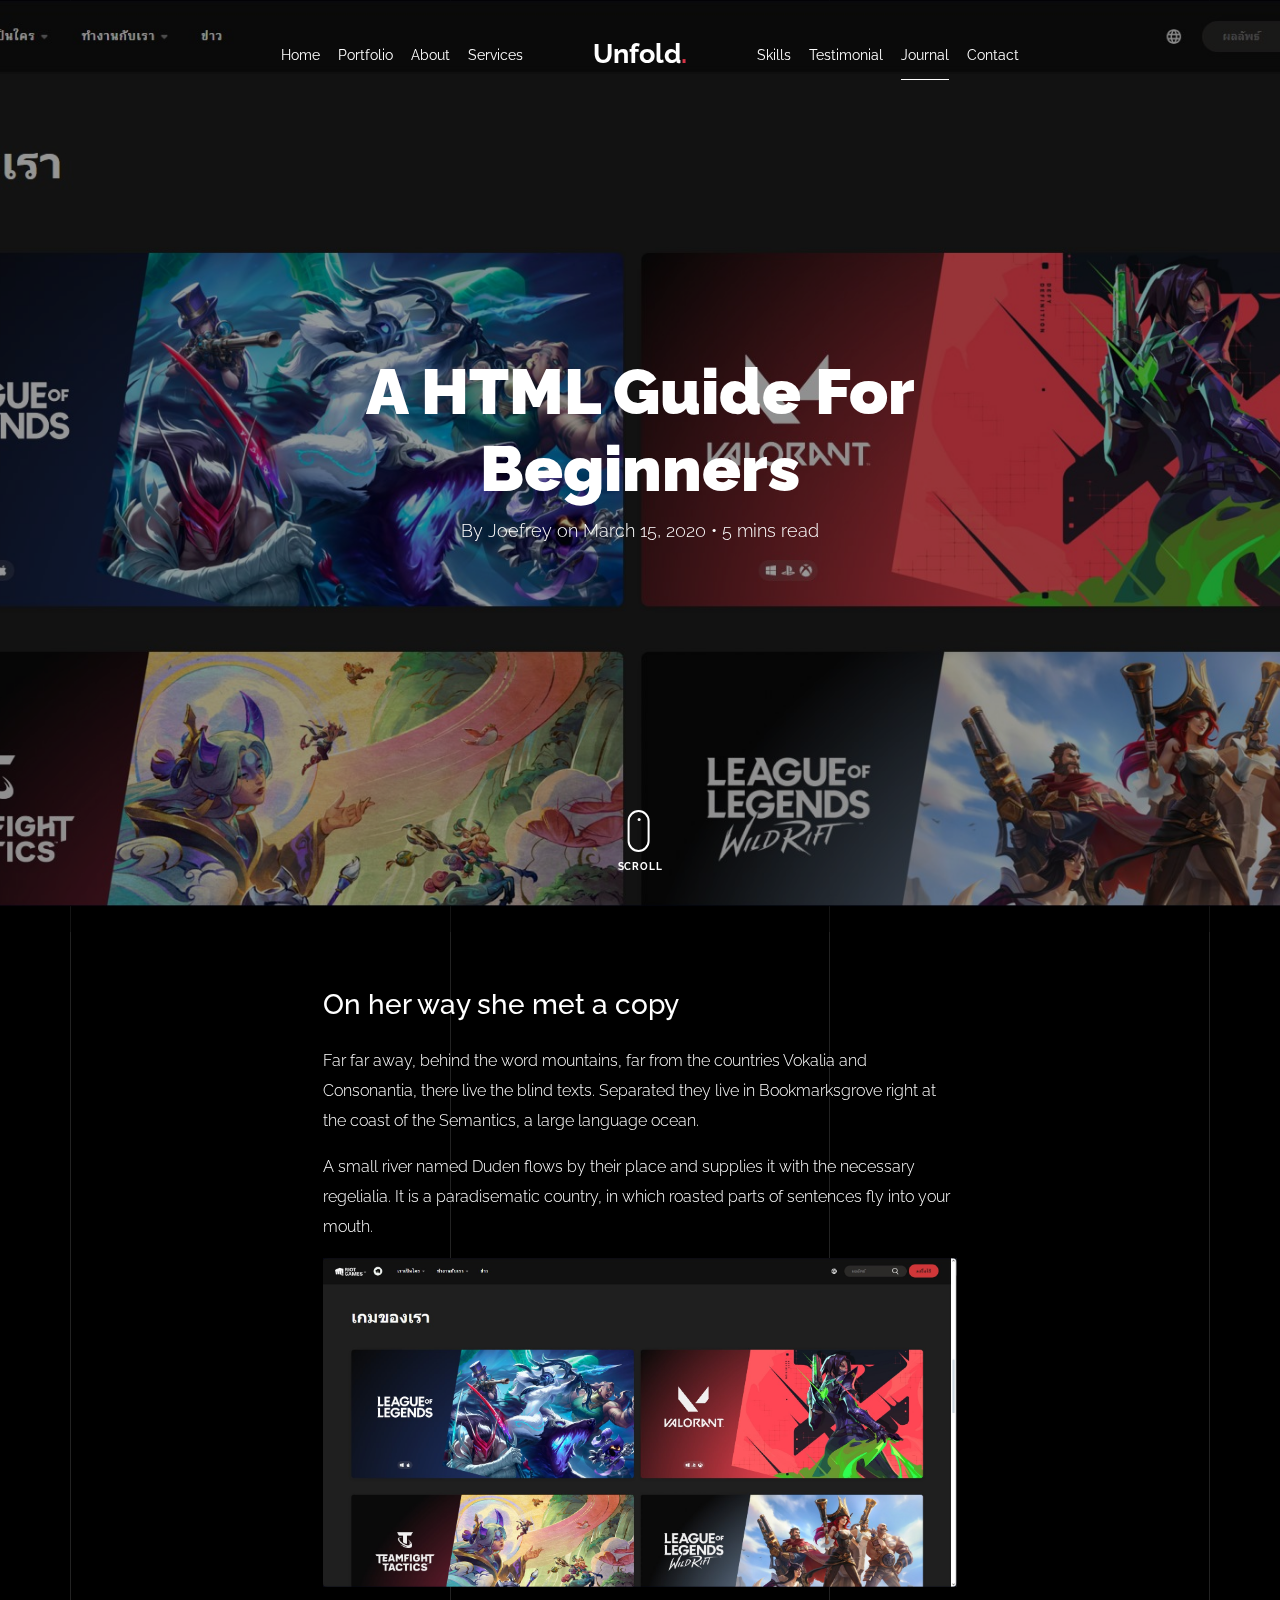
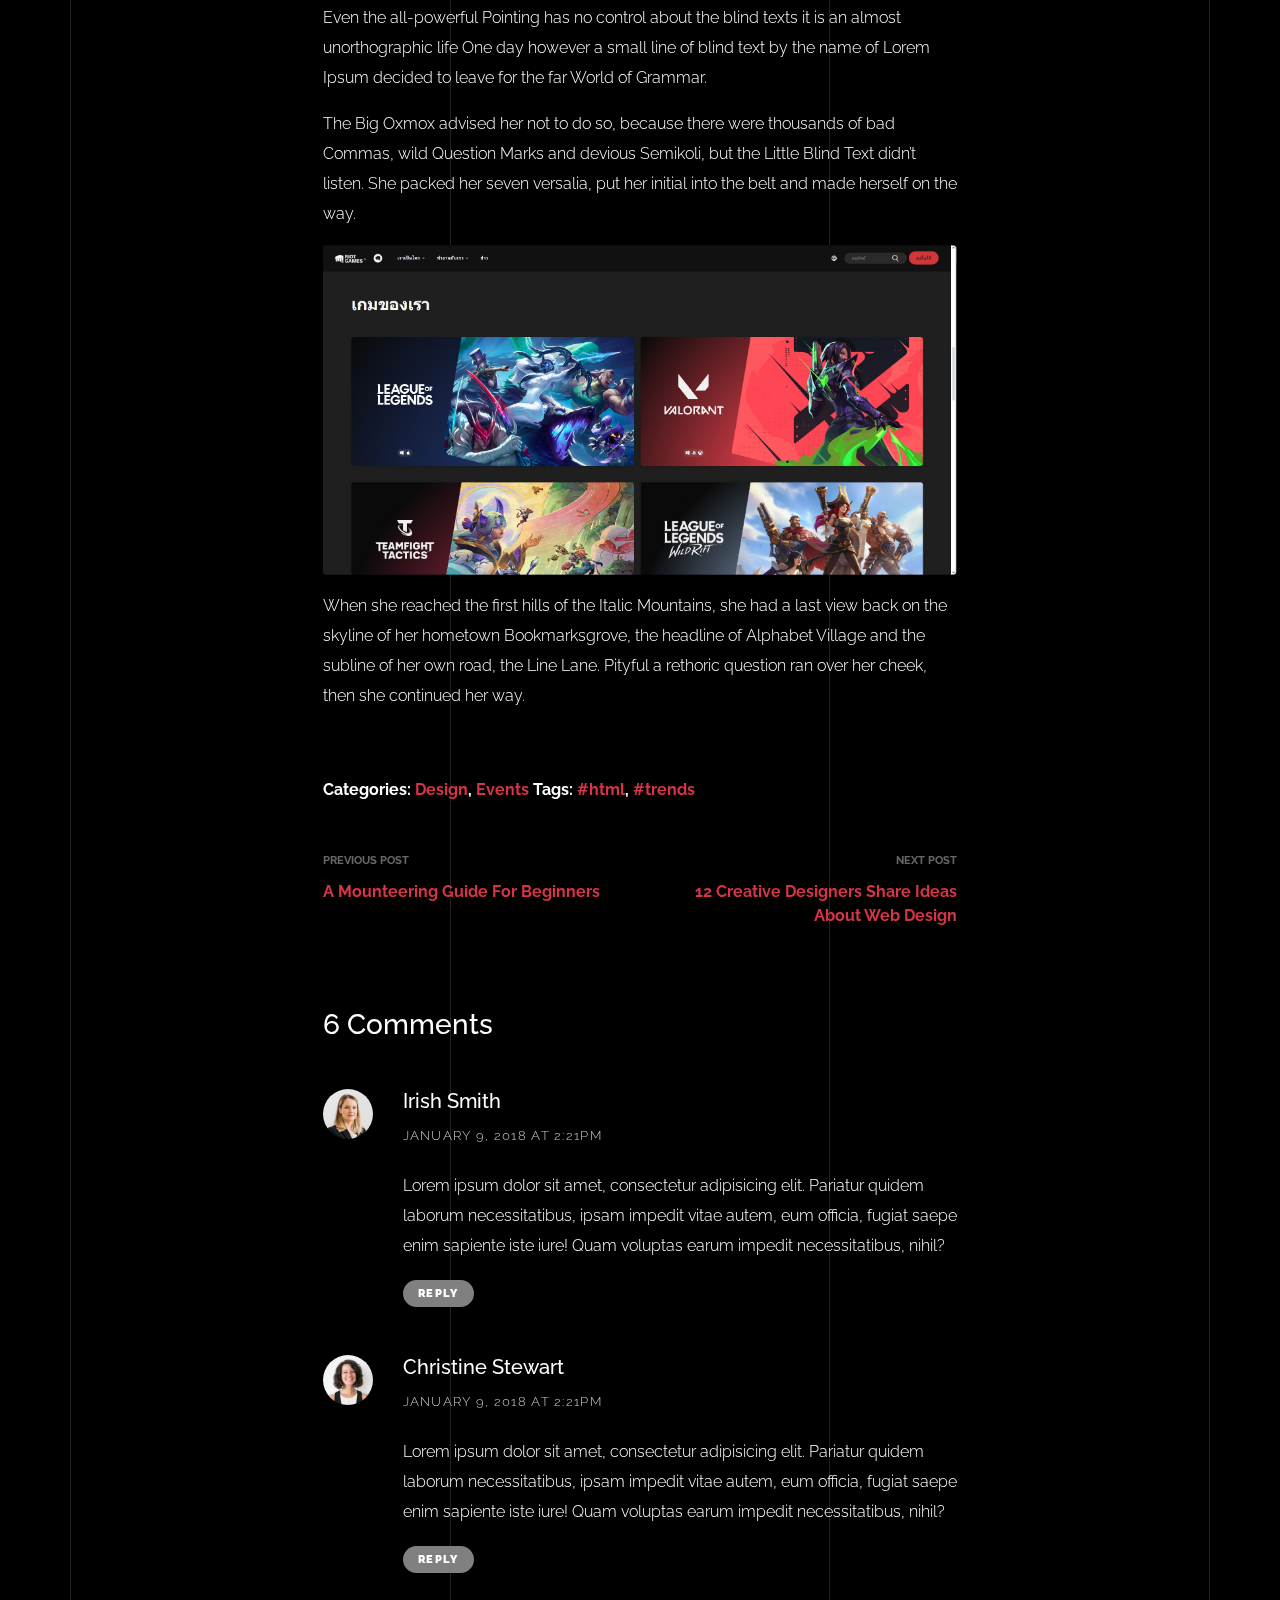
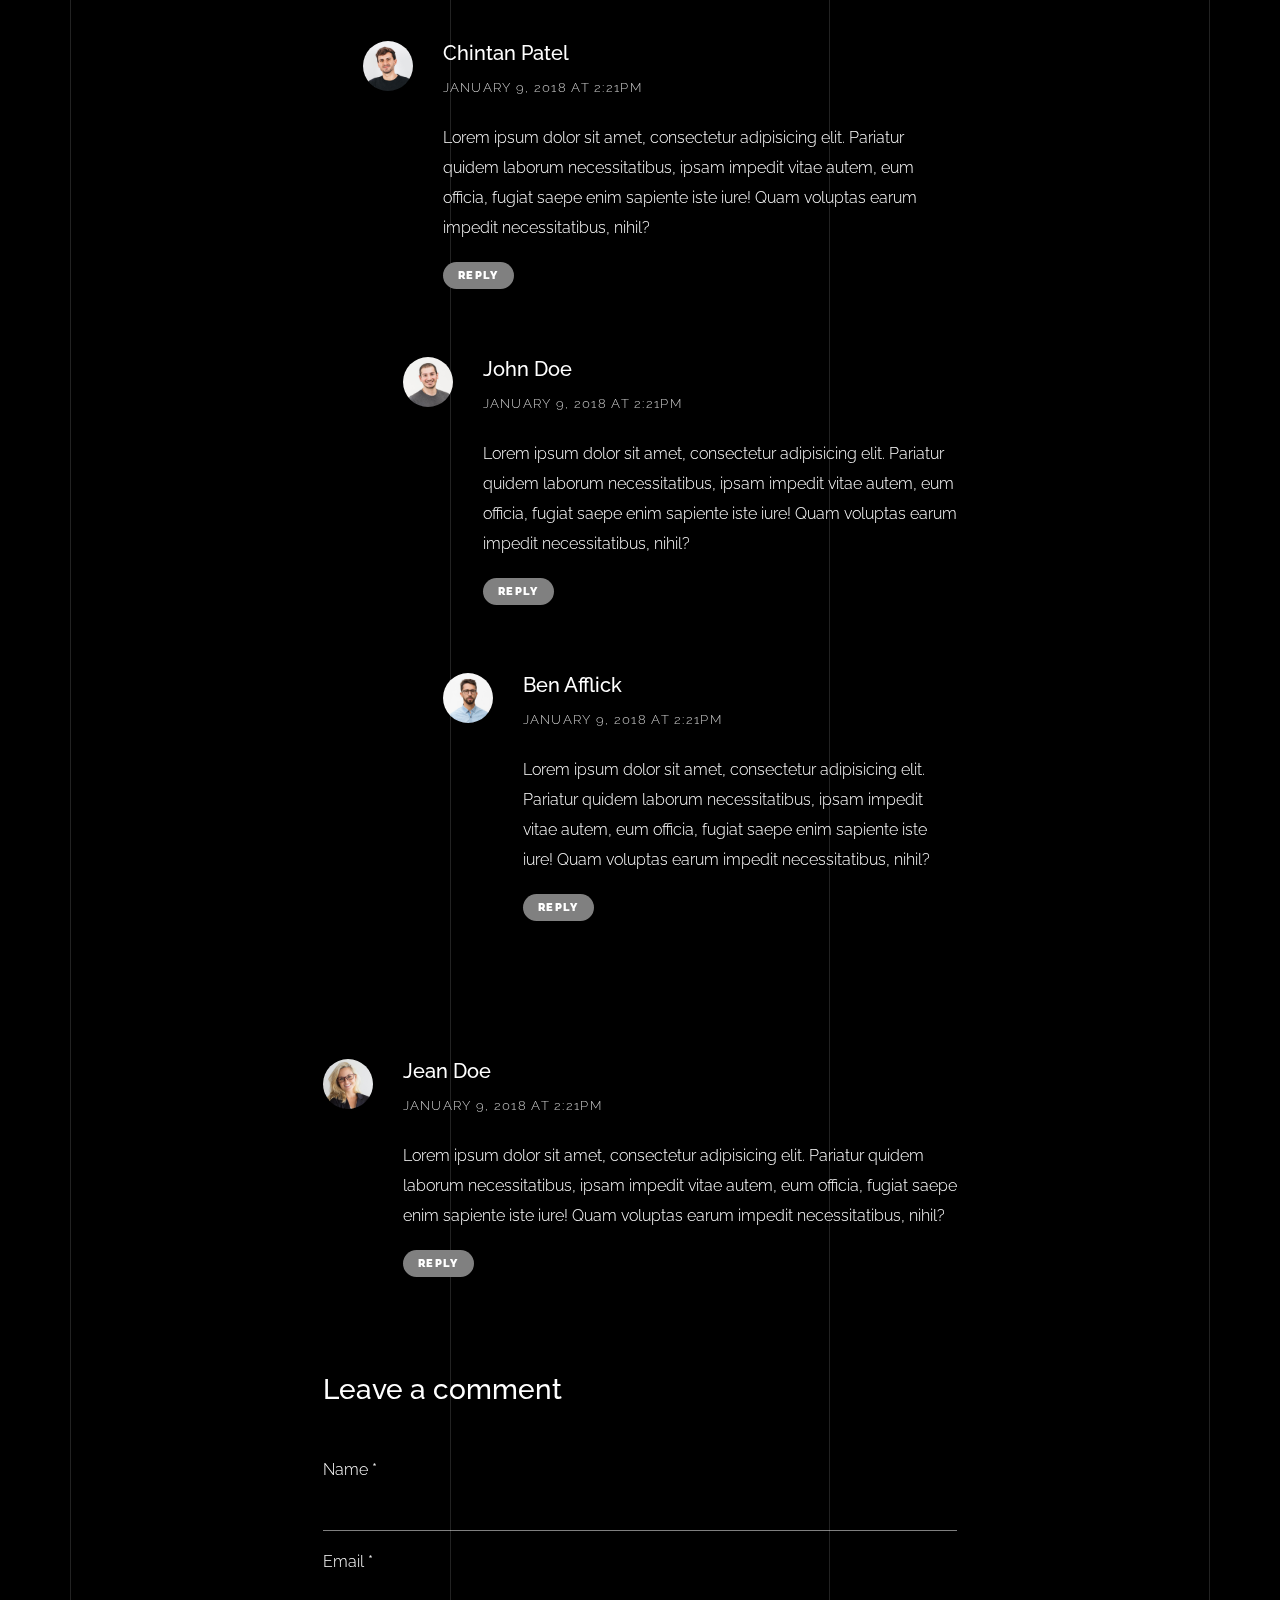
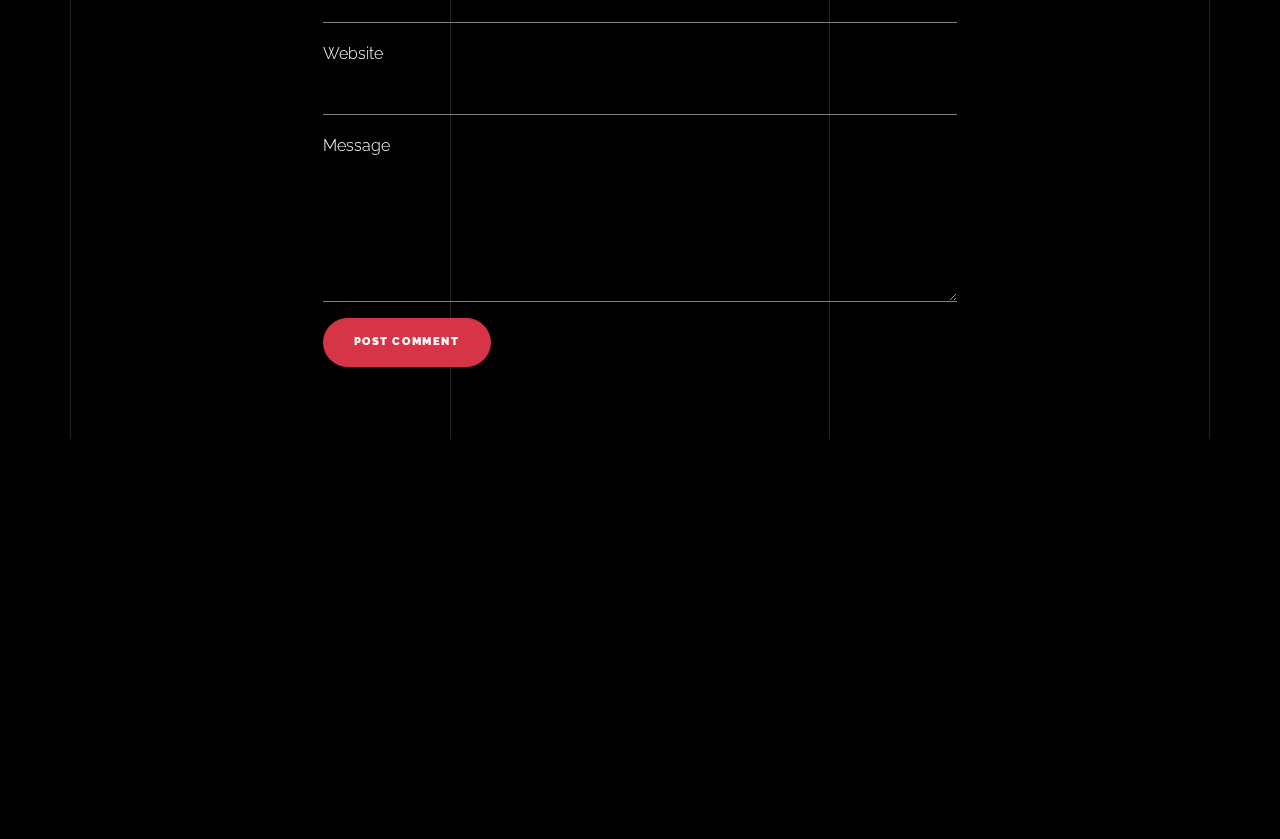
<file: 662110196 P/blog-single.html>
<!doctype html>
<html lang="en">
  <head>
    <title>Unfold &mdash; A onepage portfolio HTML template by Colorlib</title>
    <meta charset="utf-8">
    <meta name="viewport" content="width=device-width, initial-scale=1, shrink-to-fit=no">
    
    <meta name="description" content="">
    <meta name="keywords" content="html, css, javascript, jquery">
    <meta name="author" content="">

    <link rel="stylesheet" href="css/vendor/icomoon/style.css">
    <link rel="stylesheet" href="css/vendor/owl.carousel.min.css">
    <link rel="stylesheet" href="css/vendor/aos.css">
    <link rel="stylesheet" href="css/vendor/animate.min.css">
    <link rel="stylesheet" href="css/vendor/bootstrap.min.css">
    <link rel="stylesheet" href="css/vendor/jquery.fancybox.min.css">
    

    <!-- Theme Style -->
    <link rel="stylesheet" href="css/style.css">

  </head>
  <body data-spy="scroll" data-target=".site-nav-target" data-offset="200">

    <nav class="unslate_co--site-mobile-menu">
      <div class="close-wrap d-flex">
        <a href="#" class="d-flex ml-auto js-menu-toggle">
          <span class="close-label">Close</span>
          <div class="close-times">
            <span class="bar1"></span>
            <span class="bar2"></span>
          </div>
        </a>
      </div>
      <div class="site-mobile-inner"></div>
    </nav>


    <div class="unslate_co--site-wrap">

      <div class="unslate_co--site-inner">

        <div class="lines-wrap">
          <div class="lines-inner">
            <div class="lines"></div>
          </div>
        </div>
        <!-- END lines -->
      
      <nav class="unslate_co--site-nav site-nav-target">

        <div class="container">
        
          <div class="row align-items-center justify-content-between text-left">
            <div class="col-md-5 text-right">
              <ul class="site-nav-ul js-clone-nav text-left d-none d-lg-inline-block">
                <li class="has-children">
                  <a href="index.html#home-section" class="nav-link">Home</a>
                  <ul class="dropdown">
                    <li>
                      <a href="index.html">Hero Image BG</a>
                    </li>
                    <li>
                      <a href="index-video.html">Video BG</a>
                    </li>
                    <li>
                      <a href="index-hero-slider.html">Hero Slider</a>
                    </li>
                    <li>
                      <a href="index-sidebar-menu.html">Sidebar Menu</a>
                    </li>
                    <li>
                      <a href="index-right-menu.html">Right Menu</a>
                    </li>
                  </ul>
                </li>
                <li><a href="index.html#portfolio-section" class="nav-link">Portfolio</a></li>
                <li><a href="index.html#about-section" class="nav-link">About</a></li>
                <li><a href="index.html#services-section" class="nav-link">Services</a></li>
              </ul>
            </div>
            <div class="site-logo pos-absolute">
              <a href="index.html" class="unslate_co--site-logo">Unfold<span>.</span></a>
            </div>
            <div class="col-md-5 text-right text-lg-left">
              <ul class="site-nav-ul js-clone-nav text-left d-none d-lg-inline-block">
                <li><a href="index.html#skills-section" class="nav-link">Skills</a></li>
                <li><a href="index.html#testimonial-section" class="nav-link">Testimonial</a></li>
                <li><a href="index.html#journal-section" class="nav-link active">Journal</a></li>
                <li><a href="index.html#contact-section" class="nav-link">Contact</a></li>
              </ul>

              <ul class="site-nav-ul-none-onepage text-right d-inline-block d-lg-none">
                <li><a href="#" class="js-menu-toggle">Menu</a></li>
              </ul>

            </div>
          </div>
        </div>

      </nav>
      <!-- END nav -->

      <div class="cover-v1 jarallax overlay" style="background-image: url('images/work_1_full.jpg');">
        <div class="container">
          <div class="row align-items-center">
              
            <div class="col-md-8 mx-auto text-center">
              <h1 class="blog-heading" data-aos="fade-up" data-aos-delay="0">A HTML Guide For Beginners</h1>
              <div class="post-meta" data-aos="fade-up" data-aos-delay="100">By Joefrey on March 15, 2020 &bullet; 5 mins read</div>
            </div>

          </div>
        </div>


        <!-- dov -->
        <a href="#blog-single-section" class="mouse-wrap smoothscroll">
          <span class="mouse">
            <span class="scroll"></span>
          </span>
          <span class="mouse-label">Scroll</span>
        </a>

      </div>
      <!-- END .cover-v1 -->

      <div class="unslate_co--section" id="blog-single-section">
        <div class="container">
          <div class="row justify-content-center">
            <div class="col-md-7">
              <h3 class="mb-4">On her way she met a copy</h3>
              <p>Far far away, behind the word mountains, far from the countries Vokalia and Consonantia, there live the blind texts. Separated they live in Bookmarksgrove right at the coast of the Semantics, a large language ocean.</p>
              <p>A small river named Duden flows by their place and supplies it with the necessary regelialia. It is a paradisematic country, in which roasted parts of sentences fly into your mouth.</p>
              <p><img src="images/work_1_a_full.jpg" alt="Image" class="img-fluid"></p>
              <p>Even the all-powerful Pointing has no control about the blind texts it is an almost unorthographic life One day however a small line of blind text by the name of Lorem Ipsum decided to leave for the far World of Grammar.</p>
              <p>The Big Oxmox advised her not to do so, because there were thousands of bad Commas, wild Question Marks and devious Semikoli, but the Little Blind Text didn’t listen. She packed her seven versalia, put her initial into the belt and made herself on the way.</p>
              <p><img src="images/work_1_full.jpg" alt="Image" class="img-fluid"></p>
              <p>When she reached the first hills of the Italic Mountains, she had a last view back on the skyline of her hometown Bookmarksgrove, the headline of Alphabet Village and the subline of her own road, the Line Lane. Pityful a rethoric question ran over her cheek, then she continued her way.</p>


              <div class="pt-5 categories_tags ">
                <p>Categories:  <a href="#">Design</a>, <a href="#">Events</a>  Tags: <a href="#">#html</a>, <a href="#">#trends</a></p>
              </div>

              <div class="post-single-navigation d-flex align-items-stretch">
                <a href="#" class="mr-auto w-50 pr-4">
                  <span class="d-block">Previous Post</span>
                  A Mounteering Guide For Beginners
                </a>
                <a href="#" class="ml-auto w-50 text-right pl-4">
                  <span class="d-block">Next Post</span>
                  12 Creative Designers Share Ideas About Web Design
                </a>
              </div>


            <div class="pt-5">
              <h3 class="mb-5">6 Comments</h3>
              <ul class="comment-list">
                <li class="comment">
                  <div class="vcard bio">
                    <img src="images/person_woman_2.jpg" alt="Image placeholder">
                  </div>
                  <div class="comment-body">
                    <h3>Irish Smith</h3>
                    <div class="meta">January 9, 2018 at 2:21pm</div>
                    <p>Lorem ipsum dolor sit amet, consectetur adipisicing elit. Pariatur quidem laborum necessitatibus, ipsam impedit vitae autem, eum officia, fugiat saepe enim sapiente iste iure! Quam voluptas earum impedit necessitatibus, nihil?</p>
                    <p><a href="#" class="reply">Reply</a></p>
                  </div>
                </li>

                <li class="comment">
                  <div class="vcard bio">
                    <img src="images/person_woman_1.jpg" alt="Image placeholder">
                  </div>
                  <div class="comment-body">
                    <h3>Christine Stewart</h3>
                    <div class="meta">January 9, 2018 at 2:21pm</div>
                    <p>Lorem ipsum dolor sit amet, consectetur adipisicing elit. Pariatur quidem laborum necessitatibus, ipsam impedit vitae autem, eum officia, fugiat saepe enim sapiente iste iure! Quam voluptas earum impedit necessitatibus, nihil?</p>
                    <p><a href="#" class="reply">Reply</a></p>
                  </div>

                  <ul class="children">
                    <li class="comment">
                      <div class="vcard bio">
                        <img src="images/person_man_3.jpg" alt="Image placeholder">
                      </div>
                      <div class="comment-body">
                        <h3>Chintan Patel</h3>
                        <div class="meta">January 9, 2018 at 2:21pm</div>
                        <p>Lorem ipsum dolor sit amet, consectetur adipisicing elit. Pariatur quidem laborum necessitatibus, ipsam impedit vitae autem, eum officia, fugiat saepe enim sapiente iste iure! Quam voluptas earum impedit necessitatibus, nihil?</p>
                        <p><a href="#" class="reply">Reply</a></p>
                      </div>


                      <ul class="children">
                        <li class="comment">
                          <div class="vcard bio">
                            <img src="images/person_man_2.jpg" alt="Image placeholder">
                          </div>
                          <div class="comment-body">
                            <h3>John Doe</h3>
                            <div class="meta">January 9, 2018 at 2:21pm</div>
                            <p>Lorem ipsum dolor sit amet, consectetur adipisicing elit. Pariatur quidem laborum necessitatibus, ipsam impedit vitae autem, eum officia, fugiat saepe enim sapiente iste iure! Quam voluptas earum impedit necessitatibus, nihil?</p>
                            <p><a href="#" class="reply">Reply</a></p>
                          </div>

                            <ul class="children">
                              <li class="comment">
                                <div class="vcard bio">
                                  <img src="images/person_man_1.jpg" alt="Image placeholder">
                                </div>
                                <div class="comment-body">
                                  <h3>Ben Afflick</h3>
                                  <div class="meta">January 9, 2018 at 2:21pm</div>
                                  <p>Lorem ipsum dolor sit amet, consectetur adipisicing elit. Pariatur quidem laborum necessitatibus, ipsam impedit vitae autem, eum officia, fugiat saepe enim sapiente iste iure! Quam voluptas earum impedit necessitatibus, nihil?</p>
                                  <p><a href="#" class="reply">Reply</a></p>
                                </div>
                              </li>
                            </ul>
                        </li>
                      </ul>
                    </li>
                  </ul>
                </li>

                <li class="comment">
                  <div class="vcard bio">
                    <img src="images/person_woman_3.jpg" alt="Image placeholder">
                  </div>
                  <div class="comment-body">
                    <h3>Jean Doe</h3>
                    <div class="meta">January 9, 2018 at 2:21pm</div>
                    <p>Lorem ipsum dolor sit amet, consectetur adipisicing elit. Pariatur quidem laborum necessitatibus, ipsam impedit vitae autem, eum officia, fugiat saepe enim sapiente iste iure! Quam voluptas earum impedit necessitatibus, nihil?</p>
                    <p><a href="#" class="reply">Reply</a></p>
                  </div>
                </li>
              </ul>
              <!-- END comment-list -->
              
              <div class="comment-form-wrap pt-5">
                <h3 class="mb-5">Leave a comment</h3>
                <form action="#" class="">
                  <div class="form-group">
                    <label for="name">Name *</label>
                    <input type="text" class="form-control" id="name">
                  </div>
                  <div class="form-group">
                    <label for="email">Email *</label>
                    <input type="email" class="form-control" id="email">
                  </div>
                  <div class="form-group">
                    <label for="website">Website</label>
                    <input type="url" class="form-control" id="website">
                  </div>

                  <div class="form-group">
                    <label for="message">Message</label>
                    <textarea name="message" id="message" cols="30" rows="5" class="form-control"></textarea>
                  </div>
                  <div class="form-group">
                    <input type="submit" value="Post Comment" class="btn btn-primary btn-md">
                  </div>

                </form>
              </div>
            </div>
            </div>
          </div>
        </div>
      </div>

      
      </div> 

      <footer class="unslate_co--footer unslate_co--section">
        <div class="container">
          <div class="row justify-content-center">
            <div class="col-md-7">
              
              <div class="footer-site-logo"><a href="#">Unfold<span>.</span></a></div>

              <ul class="footer-site-social">
                <li><a href="#">Facebook</a></li>
                <li><a href="#">Twitter</a></li>
                <li><a href="#">Instagram</a></li>
                <li><a href="#">Dribbble</a></li>
                <li><a href="#">Behance</a></li>
              </ul>

              <p class="site-copyright">
                
                <!-- Link back to Colorlib can't be removed. Template is licensed under CC BY 3.0. -->
                Copyright &copy;
                <script>
                  document.write(new Date().getFullYear());
                </script> All rights reserved | This template is made with <i class="icon-heart"
                  aria-hidden="true"></i> by <a href="https://colorlib.com" target="_blank">Colorlib</a>
                <!-- Link back to Colorlib can't be removed. Template is licensed under CC BY 3.0. -->
              
              </p>

            </div>
          </div>
        </div>
      </footer>

      
    </div>

    <!-- Loader -->
    <div id="unslate_co--overlayer"></div>
    <div class="site-loader-wrap">
      <div class="site-loader"></div>
    </div>

    <script src="js/scripts-dist.js"></script>
    <script src="js/main.js"></script>

  </body>
</html>
</file>
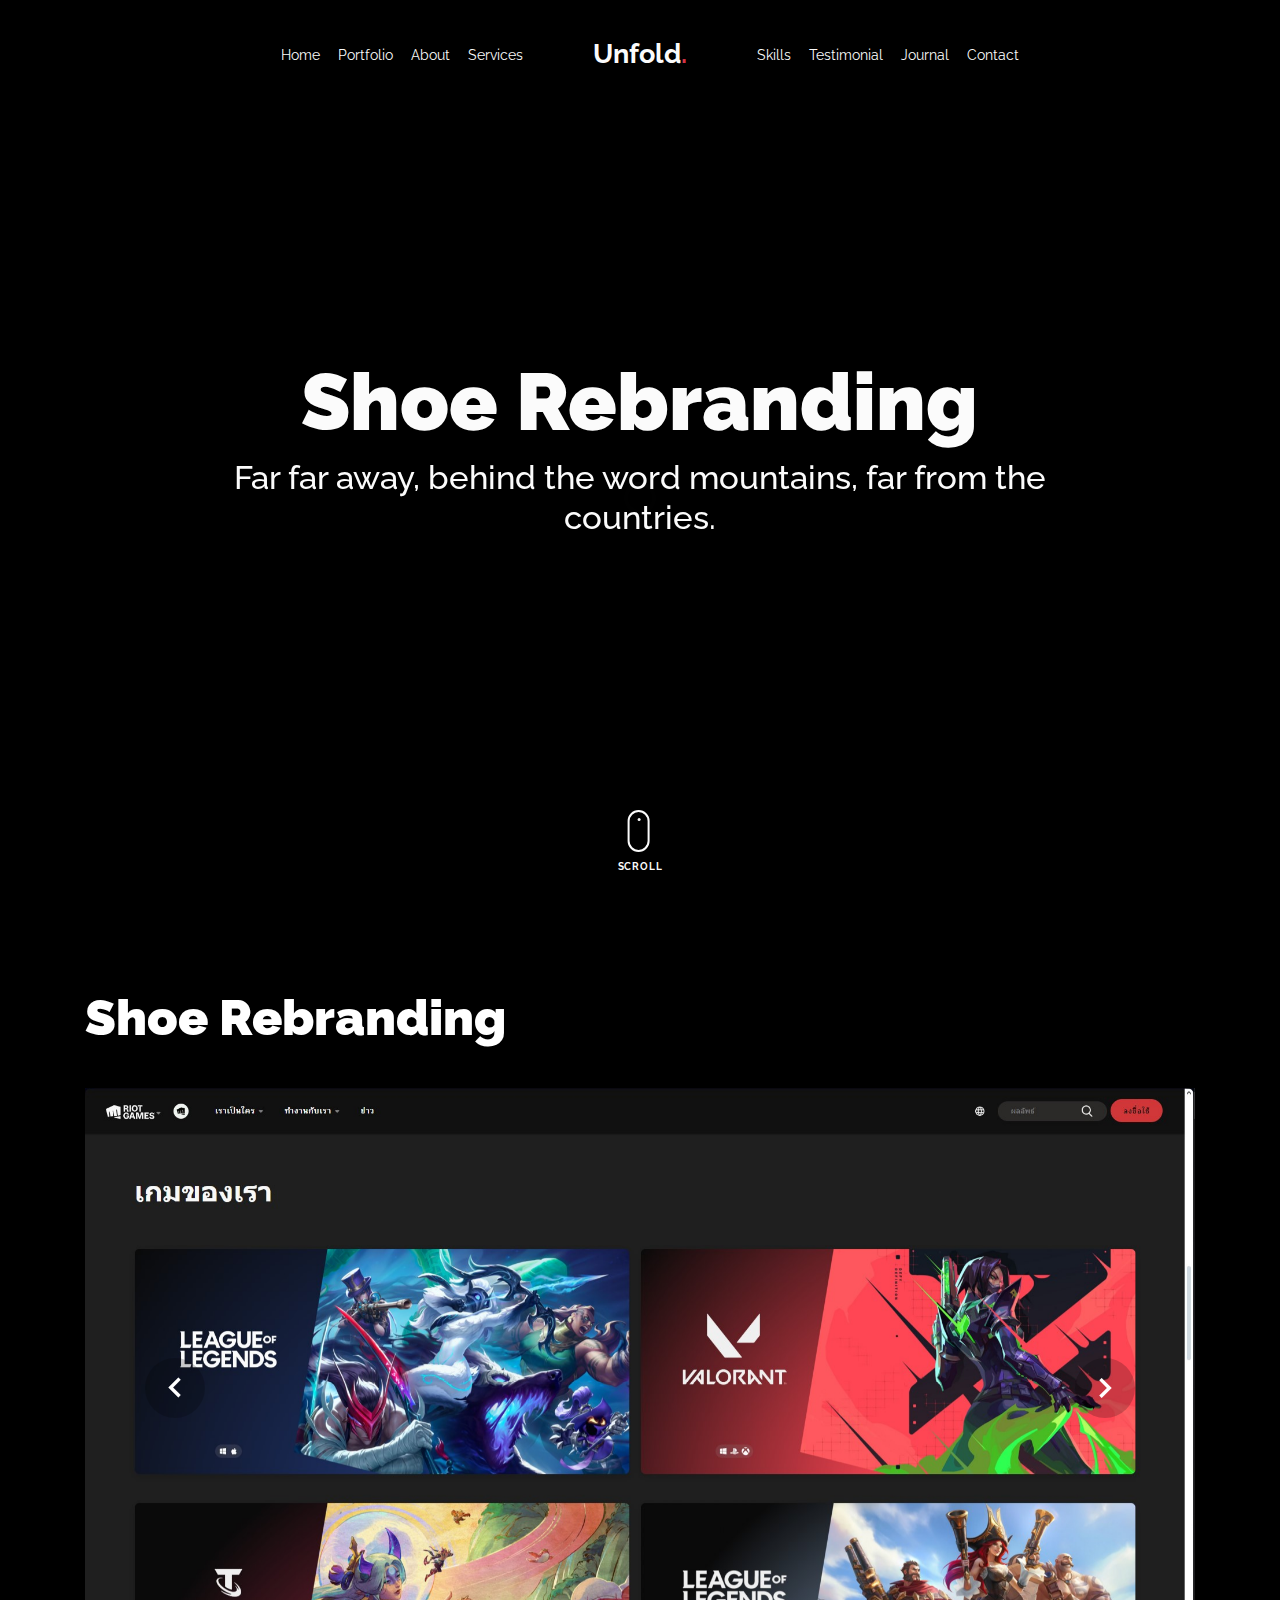
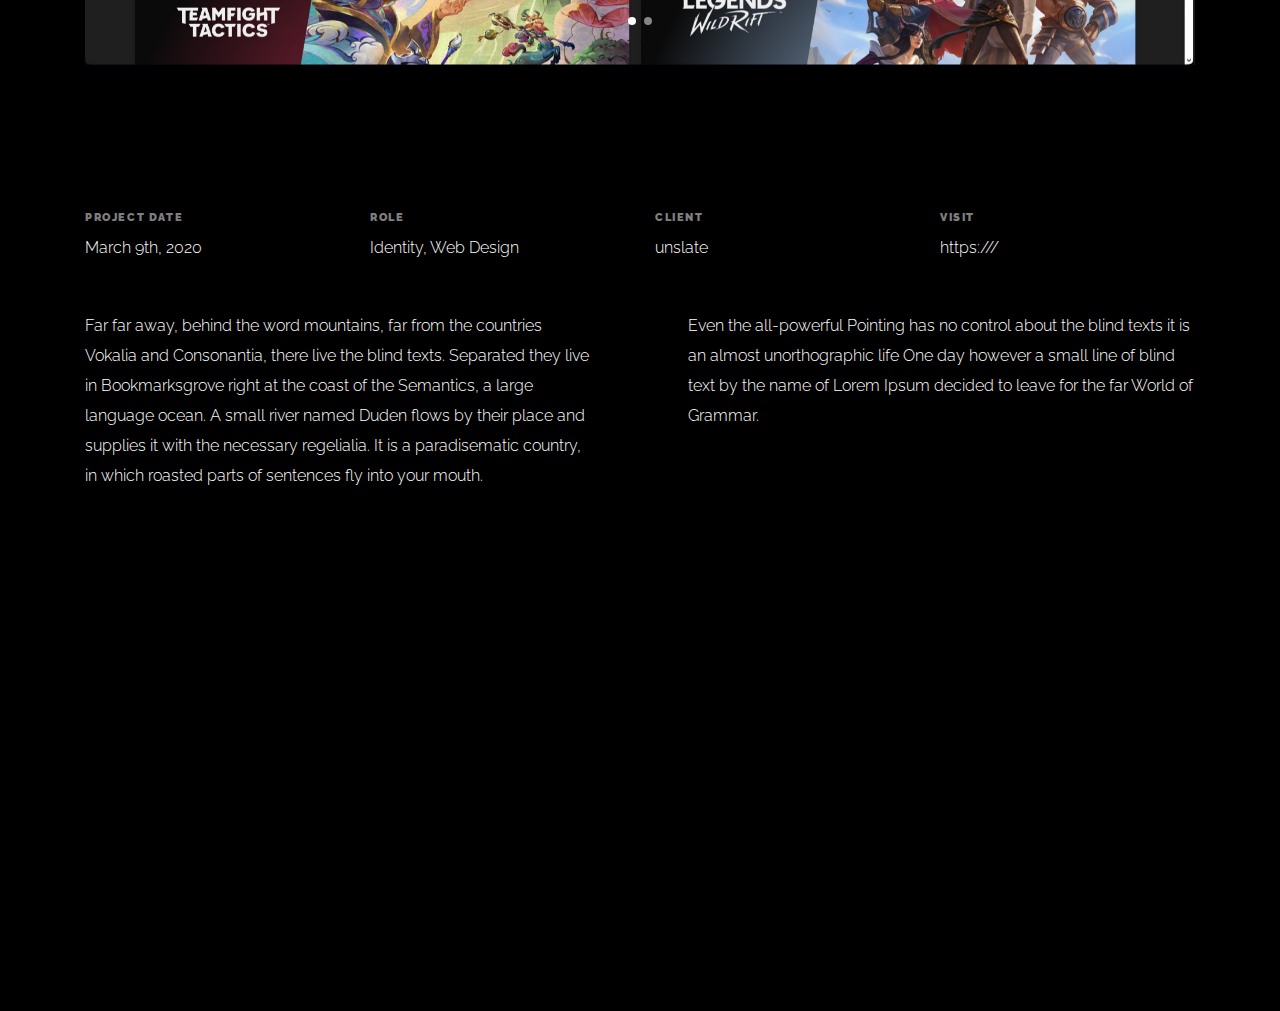
<file: 662110196 P/portfolio-single-1.html>
<!doctype html>
<html lang="en">

<head>
  <title>Unfold &mdash; A onepage portfolio HTML template by Colorlib</title>
  <meta charset="utf-8">
  <meta name="viewport" content="width=device-width, initial-scale=1, shrink-to-fit=no">
  
  <meta name="description" content=" ">
  <meta name="keywords" content="html, css, javascript, jquery">
  <meta name="author" content="">

  <link rel="stylesheet" href="css/vendor/icomoon/style.css">
  <link rel="stylesheet" href="css/vendor/owl.carousel.min.css">
  <link rel="stylesheet" href="css/vendor/aos.css">
  <link rel="stylesheet" href="css/vendor/animate.min.css">
  <link rel="stylesheet" href="css/vendor/bootstrap.min.css">
  <link rel="stylesheet" href="css/vendor/jquery.fancybox.min.css">

  <!-- Theme Style -->
  <link rel="stylesheet" href="css/style.css">

</head>

<body data-spy="scroll" data-target=".site-nav-target" data-offset="200">

  <nav class="unslate_co--site-mobile-menu">
    <div class="close-wrap d-flex">
      <a href="#" class="d-flex ml-auto js-menu-toggle">
        <span class="close-label">Close</span>
        <div class="close-times">
          <span class="bar1"></span>
          <span class="bar2"></span>
        </div>
      </a>
    </div>
    <div class="site-mobile-inner"></div>
  </nav>

  <div class="unslate_co--site-wrap">

    <div class="unslate_co--site-inner">

      <nav class="unslate_co--site-nav site-nav-target">

        <div class="container">

          <div class="row align-items-center justify-content-between text-left">
            <div class="col-md-5 text-right">
              <ul class="site-nav-ul js-clone-nav text-left d-none d-lg-inline-block">
                <li class="has-children">
                  <a href="index.html#home-section" class="nav-link">Home</a>
                  <ul class="dropdown">
                    <li>
                      <a href="index.html">Hero Image BG</a>
                    </li>
                    <li>
                      <a href="index-video.html">Video BG</a>
                    </li>
                    <li>
                      <a href="index-hero-slider.html">Hero Slider</a>
                    </li>
                    <li>
                      <a href="index-sidebar-menu.html">Sidebar Menu</a>
                    </li>
                    <li>
                      <a href="index-right-menu.html">Right Menu</a>
                    </li>
                  </ul>
                </li>
                <li><a href="index.html#portfolio-section" class="nav-link">Portfolio</a></li>
                <li><a href="index.html#about-section" class="nav-link">About</a></li>
                <li><a href="index.html#services-section" class="nav-link">Services</a></li>
              </ul>
            </div>
            <div class="site-logo pos-absolute">
              <a href="index.html" class="unslate_co--site-logo">Unfold<span>.</span></a>
            </div>
            <div class="col-md-5 text-right text-lg-left">
              <ul class="site-nav-ul js-clone-nav text-left d-none d-lg-inline-block">
                <li><a href="index.html#skills-section" class="nav-link">Skills</a></li>
                <li><a href="index.html#testimonial-section" class="nav-link">Testimonial</a></li>
                <li><a href="index.html#journal-section" class="nav-link">Journal</a></li>
                <li><a href="index.html#contact-section" class="nav-link">Contact</a></li>
              </ul>

              <ul class="site-nav-ul-none-onepage text-right d-inline-block d-lg-none">
                <li><a href="#" class="js-menu-toggle">Menu</a></li>
              </ul>

            </div>
          </div>
        </div>

      </nav>
      <!-- END nav -->

      <div class="cover-v1 gradient-bottom-black jarallax">
        <div class="container">
          <div class="row align-items-center">

            <div class="col-md-10 mx-auto text-center">
              <h1 class="heading" data-aos="fade-up">Shoe Rebranding</h1>
              <h2 class="subheading" data-aos="fade-up" data-aos-delay="100">Far far away, behind the word mountains, far from the countries.</h2>
            </div>

          </div>
        </div>

        <!-- dov -->
        <a href="#portfolio-single-section" class="mouse-wrap smoothscroll">
          <span class="mouse">
            <span class="scroll"></span>
          </span>
          <span class="mouse-label">Scroll</span>
        </a>

      </div>
      <!-- END .cover-v1 -->

      <div class="container">
        <div class="portfolio-single-wrap unslate_co--section" id="portfolio-single-section">

          <div class="portfolio-single-inner">
            <h2 class="heading-portfolio-single-h2">Shoe Rebranding</h2>

            <div class="row justify-content-between mb-5">
              <div class="col-12 mb-4">
                <div class="owl-carousel single-slider">
                  <figure class="mb-4">
                    <img src="images/work_1_full.jpg" alt="Image" class="img-fluid">
                  </figure>
                  <figure class="mb-4">
                    <img src="images/work_1_a_full.jpg" alt="Image" class="img-fluid">
                  </figure>
                </div>
              </div>
              <div class="col-12 mb-5">
                <div class="row">
                  <div class="col-sm-6 col-md-6 col-lg-3">
                    <div class="detail-v1">
                      <span class="detail-label">Project Date</span>
                      <span class="detail-val">March 9th, 2020</span>
                    </div>
                  </div>
                  <div class="col-sm-6 col-md-6 col-lg-3">
                    <div class="detail-v1">
                      <span class="detail-label">Role</span>
                      <span class="detail-val"><a href="#">Identity</a>, <a href="#">Web Design</a></span>
                    </div>
                  </div>
                  <div class="col-sm-6 col-md-6 col-lg-3">
                    <div class="detail-v1">
                      <span class="detail-label">Client</span>
                      <span class="detail-val">unslate</span>
                    </div>
                  </div>
                  <div class="col-sm-6 col-md-6 col-lg-3">
                    <div class="detail-v1">
                      <span class="detail-label">Visit</span>
                      <span class="detail-val"><a href="#">https:///</a></span>
                    </div>
                  </div>
                </div>
              </div>
              <div class="col-md-6 pr-md-5">
                <p>Far far away, behind the word mountains, far from the countries Vokalia and Consonantia, there live the blind texts. Separated they live in Bookmarksgrove right at the coast of the Semantics, a large language ocean. A small river named Duden flows by their place and supplies it with the necessary regelialia. It is a paradisematic country, in which roasted parts of sentences fly into your mouth.</p>
              </div>
              <div class="col-md-6 pl-md-5">
                <p>Even the all-powerful Pointing has no control about the blind texts it is an almost unorthographic life One day however a small line of blind text by the name of Lorem Ipsum decided to leave for the far World of Grammar.</p>
              </div>
            </div>

          </div>
        </div>
      </div>
    </div>

    <footer class="unslate_co--footer unslate_co--section">
      <div class="container">
        <div class="row justify-content-center">
          <div class="col-md-7">

            <div class="footer-site-logo"><a href="#">Unfold<span>.</span></a></div>

            <ul class="footer-site-social">
              <li><a href="#">Facebook</a></li>
              <li><a href="#">Twitter</a></li>
              <li><a href="#">Instagram</a></li>
              <li><a href="#">Dribbble</a></li>
              <li><a href="#">Behance</a></li>
            </ul>

            <p class="site-copyright">
                
                <!-- Link back to Colorlib can't be removed. Template is licensed under CC BY 3.0. -->
                Copyright &copy;
                <script>
                  document.write(new Date().getFullYear());
                </script> All rights reserved | This template is made with <i class="icon-heart"
                  aria-hidden="true"></i> by <a href="https://colorlib.com" target="_blank">Colorlib</a>
                <!-- Link back to Colorlib can't be removed. Template is licensed under CC BY 3.0. -->
              
              </p>

          </div>
        </div>
      </div>
    </footer>

  </div>

  <!-- Loader -->
  <div id="unslate_co--overlayer"></div>
  <div class="site-loader-wrap">
    <div class="site-loader"></div>
  </div>

  <script src="js/scripts-dist.js"></script>
  <script src="js/main.js"></script>


</body>

</html>
</file>
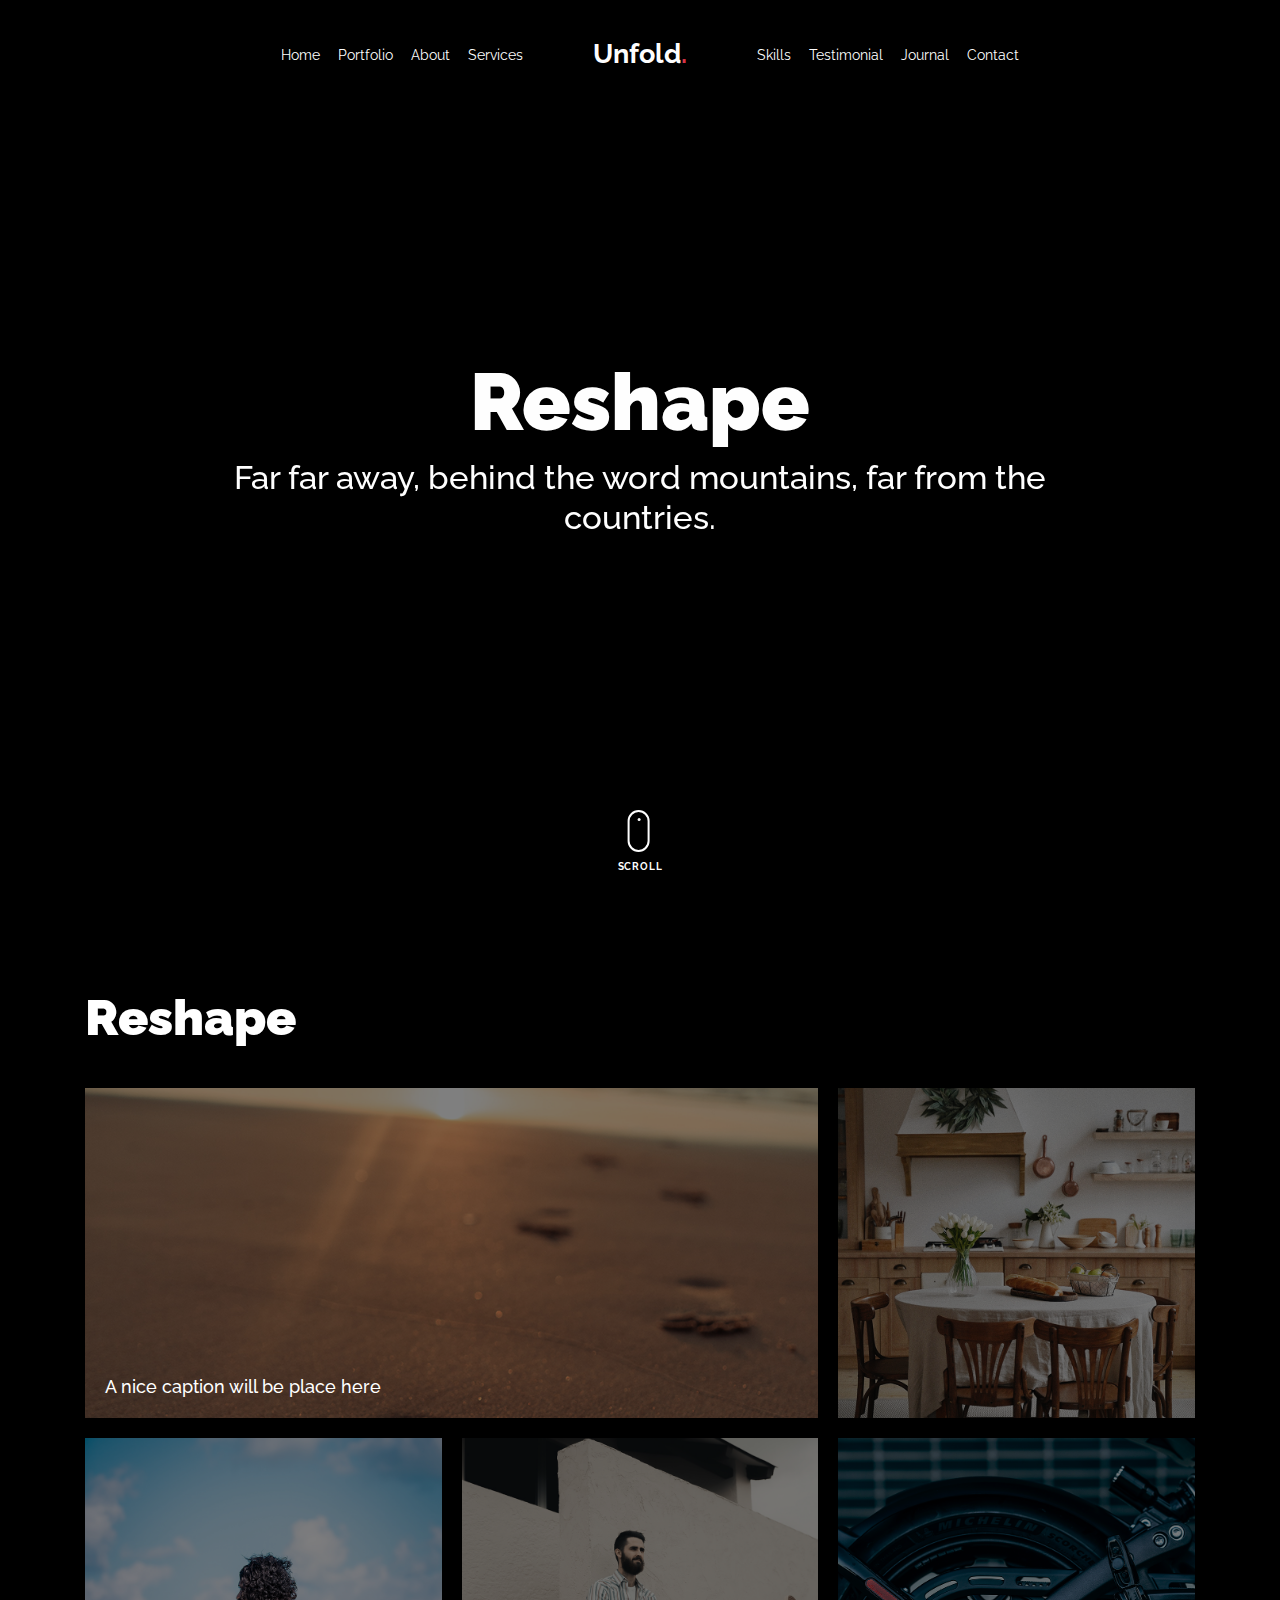
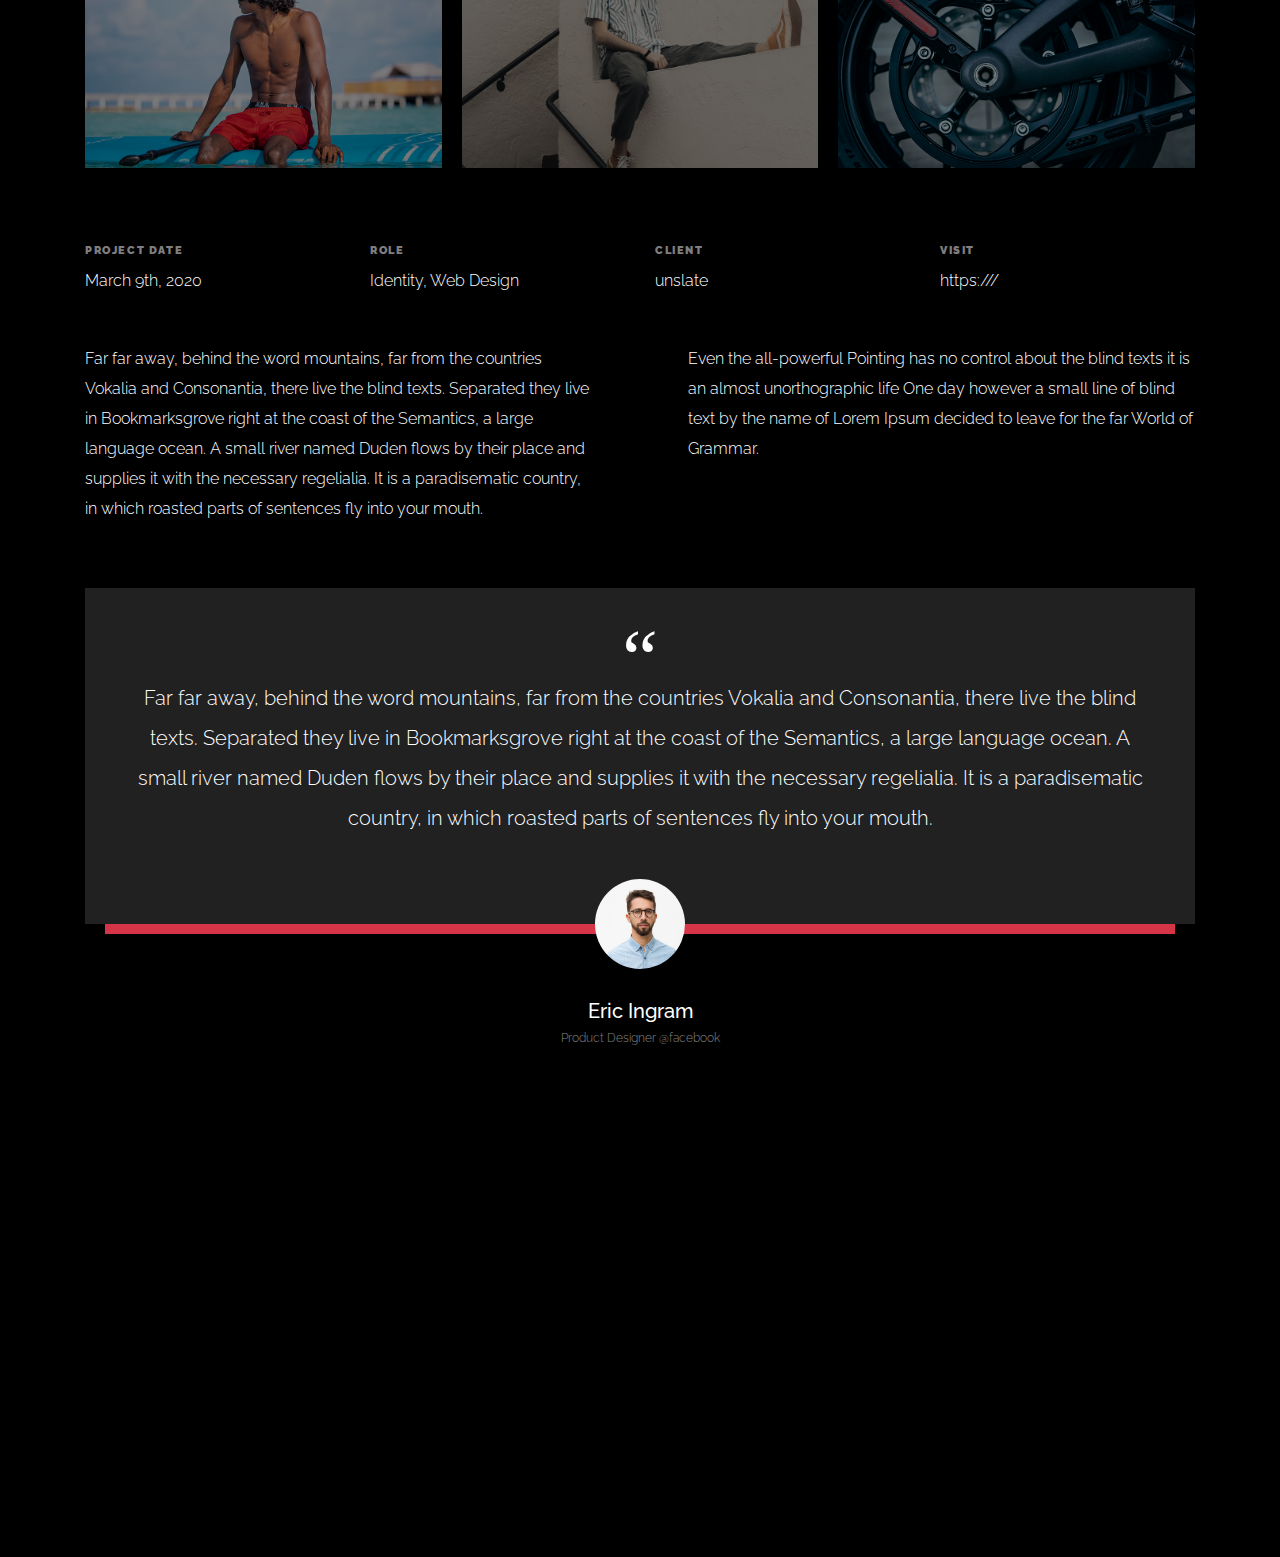
<file: 662110196 P/portfolio-single-2.html>
<!doctype html>
<html lang="en">

<head>
  <title>Unfold &mdash; A onepage portfolio HTML template by Colorlib</title>
  <meta charset="utf-8">
  <meta name="viewport" content="width=device-width, initial-scale=1, shrink-to-fit=no">
  
  <meta name="description" content="">
  <meta name="keywords" content="html, css, javascript, jquery">
  <meta name="author" content="">

  <link rel="stylesheet" href="css/vendor/icomoon/style.css">
  <link rel="stylesheet" href="css/vendor/owl.carousel.min.css">
  <link rel="stylesheet" href="css/vendor/aos.css">
  <link rel="stylesheet" href="css/vendor/animate.min.css">
  <link rel="stylesheet" href="css/vendor/bootstrap.min.css">
  <link rel="stylesheet" href="css/vendor/jquery.fancybox.min.css">

  <!-- Theme Style -->
  <link rel="stylesheet" href="css/style.css">

</head>

<body data-spy="scroll" data-target=".site-nav-target" data-offset="200">

  <nav class="unslate_co--site-mobile-menu">
    <div class="close-wrap d-flex">
      <a href="#" class="d-flex ml-auto js-menu-toggle">
        <span class="close-label">Close</span>
        <div class="close-times">
          <span class="bar1"></span>
          <span class="bar2"></span>
        </div>
      </a>
    </div>
    <div class="site-mobile-inner"></div>
  </nav>

  <div class="unslate_co--site-wrap">

    <div class="unslate_co--site-inner">

      <nav class="unslate_co--site-nav site-nav-target">

        <div class="container">

          <div class="row align-items-center justify-content-between text-left">
            <div class="col-md-5 text-right">
              <ul class="site-nav-ul js-clone-nav text-left d-none d-lg-inline-block">
                <li class="has-children">
                  <a href="index.html#home-section" class="nav-link">Home</a>
                  <ul class="dropdown">
                    <li>
                      <a href="index.html">Hero Image BG</a>
                    </li>
                    <li>
                      <a href="index-video.html">Video BG</a>
                    </li>
                    <li>
                      <a href="index-hero-slider.html">Hero Slider</a>
                    </li>
                    <li>
                      <a href="index-sidebar-menu.html">Sidebar Menu</a>
                    </li>
                    <li>
                      <a href="index-right-menu.html">Right Menu</a>
                    </li>
                  </ul>
                </li>
                <li><a href="index.html#portfolio-section" class="nav-link">Portfolio</a></li>
                <li><a href="index.html#about-section" class="nav-link">About</a></li>
                <li><a href="index.html#services-section" class="nav-link">Services</a></li>
              </ul>
            </div>
            <div class="site-logo pos-absolute">
              <a href="index.html" class="unslate_co--site-logo">Unfold<span>.</span></a>
            </div>
            <div class="col-md-5 text-right text-lg-left">
              <ul class="site-nav-ul js-clone-nav text-left d-none d-lg-inline-block">
                <li><a href="index.html#skills-section" class="nav-link">Skills</a></li>
                <li><a href="index.html#testimonial-section" class="nav-link">Testimonial</a></li>
                <li><a href="index.html#journal-section" class="nav-link">Journal</a></li>
                <li><a href="index.html#contact-section" class="nav-link">Contact</a></li>
              </ul>

              <ul class="site-nav-ul-none-onepage text-right d-inline-block d-lg-none">
                <li><a href="#" class="js-menu-toggle">Menu</a></li>
              </ul>

            </div>
          </div>
        </div>

      </nav>
      <!-- END nav -->

      <div class="cover-v1 gradient-bottom-black jarallax">
        <div class="container">
          <div class="row align-items-center">

            <div class="col-md-10 mx-auto text-center">
              <h1 class="heading" data-aos="fade-up">Reshape</h1>
              <h2 class="subheading" data-aos="fade-up" data-aos-delay="100">Far far away, behind the word mountains, far from the countries.</h2>
            </div>

          </div>
        </div>

        <!-- dov -->
        <a href="#portfolio-single-section" class="mouse-wrap smoothscroll">
          <span class="mouse">
            <span class="scroll"></span>
          </span>
          <span class="mouse-label">Scroll</span>
        </a>

      </div>
      <!-- END .cover-v1 -->

      <div class="container">
        <div class="portfolio-single-wrap unslate_co--section" id="portfolio-single-section">
          <div class="portfolio-single-inner">
            <h2 class="heading-portfolio-single-h2">Reshape</h2>

            <div class="row gutter-v4 align-items-stretch mb-5">
              <div class="col-sm-6 col-md-6 col-lg-8 blog-post-entry">

                <a href="images/post_1.jpg" class="grid-item blog-item w-100 h-100" data-fancybox="gal" data-caption="A nice caption will be place here">
                  <div class="overlay">
                    <div class="portfolio-item-content">
                      <h3>A nice caption will be place here</h3>
                    </div>
                  </div>
                  <img src="images/post_1.jpg" class="lazyload" alt="Image" />
                </a>

              </div>
              <div class="col-sm-6 col-md-6 col-lg-4 blog-post-entry">
                <a href="images/post_2.jpg" class="grid-item blog-item w-100 h-100" data-fancybox="gal">
                  <div class="overlay"></div>
                  <img src="images/post_2.jpg" class="lazyload" alt="Image" />
                </a>
              </div>

              <div class="col-sm-6 col-md-6 col-lg-4 blog-post-entry">

                <a href="images/post_3.jpg" class="grid-item blog-item w-100 h-100" data-fancybox="gal">
                  <div class="overlay"></div>
                  <img src="images/post_3.jpg" class="lazyload" alt="Image" />
                </a>

              </div>
              <div class="col-sm-6 col-md-6 col-lg-4 blog-post-entry">
                <a href="images/post_4.jpg" class="grid-item blog-item w-100 h-100" data-fancybox="gal">
                  <div class="overlay"></div>
                  <img src="images/post_4.jpg" class="lazyload" alt="Image" />
                </a>
              </div>

              <div class="col-sm-6 col-md-6 col-lg-4 blog-post-entry">
                <a href="images/post_5.jpg" class="grid-item blog-item w-100 h-100" data-fancybox="gal">
                  <div class="overlay"></div>
                  <img src="images/post_5.jpg" class="lazyload" alt="Image" />
                </a>
              </div>

            </div>

            <div class="row justify-content-between mb-5">
              <div class="col-12 mb-5">
                <div class="row">
                  <div class="col-sm-6 col-md-6 col-lg-3">
                    <div class="detail-v1">
                      <span class="detail-label">Project Date</span>
                      <span class="detail-val">March 9th, 2020</span>
                    </div>
                  </div>
                  <div class="col-sm-6 col-md-6 col-lg-3">
                    <div class="detail-v1">
                      <span class="detail-label">Role</span>
                      <span class="detail-val"><a href="#">Identity</a>, <a href="#">Web Design</a></span>
                    </div>
                  </div>
                  <div class="col-sm-6 col-md-6 col-lg-3">
                    <div class="detail-v1">
                      <span class="detail-label">Client</span>
                      <span class="detail-val">unslate</span>
                    </div>
                  </div>
                  <div class="col-sm-6 col-md-6 col-lg-3">
                    <div class="detail-v1">
                      <span class="detail-label">Visit</span>
                      <span class="detail-val"><a href="#">https:///</a></span>
                    </div>
                  </div>
                </div>
              </div>
              <div class="col-md-6 pr-md-5">
                <p>Far far away, behind the word mountains, far from the countries Vokalia and Consonantia, there live the blind texts. Separated they live in Bookmarksgrove right at the coast of the Semantics, a large language ocean. A small river named Duden flows by their place and supplies it with the necessary regelialia. It is a paradisematic country, in which roasted parts of sentences fly into your mouth.</p>
              </div>
              <div class="col-md-6 pl-md-5">
                <p>Even the all-powerful Pointing has no control about the blind texts it is an almost unorthographic life One day however a small line of blind text by the name of Lorem Ipsum decided to leave for the far World of Grammar.</p>
              </div>
            </div>

            <div class="row justify-content-center mb-5">
              <div class="col-md-12">
                <div class="testimonial-v1">
                  <div class="testimonial-inner-bg">
                    <span class="quote">&ldquo;</span>
                    <blockquote>
                      Far far away, behind the word mountains, far from the countries Vokalia and Consonantia, there live the blind texts. Separated they live in Bookmarksgrove right at the coast of the Semantics, a large language ocean. A small river named Duden flows by their place and supplies it with the necessary regelialia. It is a paradisematic country, in which roasted parts of sentences fly into your mouth.
                    </blockquote>
                  </div>

                  <div class="testimonial-author-info">
                    <img src="images/person_man_1.jpg" alt="Image">
                    <h3>Eric Ingram</h3>
                    <span class="d-block position">Product Designer @facebook</span>
                  </div>

                </div>
              </div>
            </div>

          
          </div>
        </div>
      </div>
    </div> 

    <footer class="unslate_co--footer unslate_co--section">
      <div class="container">
        <div class="row justify-content-center">
          <div class="col-md-7">

            <div class="footer-site-logo"><a href="#">Unfold<span>.</span></a></div>

            <ul class="footer-site-social">
              <li><a href="#">Facebook</a></li>
              <li><a href="#">Twitter</a></li>
              <li><a href="#">Instagram</a></li>
              <li><a href="#">Dribbble</a></li>
              <li><a href="#">Behance</a></li>
            </ul>

            <p class="site-copyright">
                
                <!-- Link back to Colorlib can't be removed. Template is licensed under CC BY 3.0. -->
                Copyright &copy;
                <script>
                  document.write(new Date().getFullYear());
                </script> All rights reserved | This template is made with <i class="icon-heart"
                  aria-hidden="true"></i> by <a href="https://colorlib.com" target="_blank">Colorlib</a>
                <!-- Link back to Colorlib can't be removed. Template is licensed under CC BY 3.0. -->
              
              </p>

          </div>
        </div>
      </div>
    </footer>

  </div>

  <!-- Loader -->
  <div id="unslate_co--overlayer"></div>
  <div class="site-loader-wrap">
    <div class="site-loader"></div>
  </div>

  <script src="js/scripts-dist.js"></script>
  <script src="js/main.js"></script>

</body>

</html>
</file>
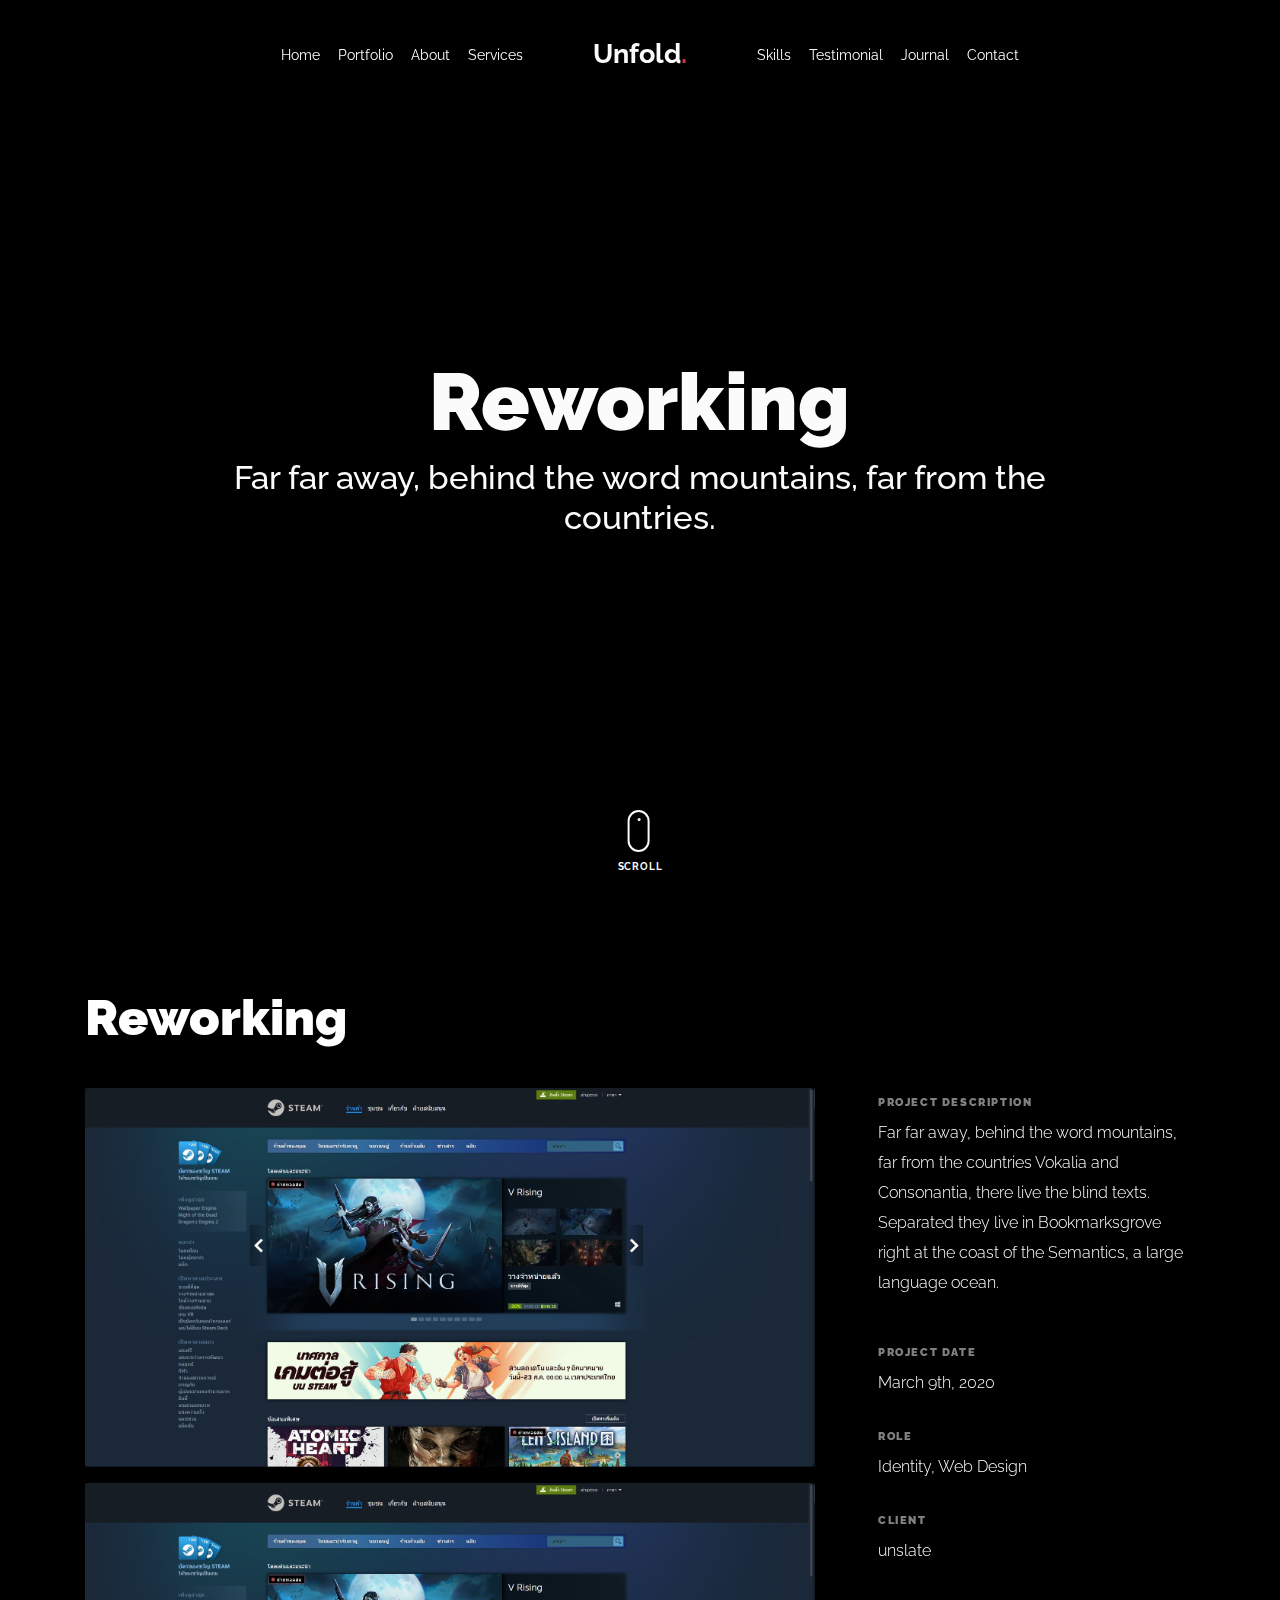
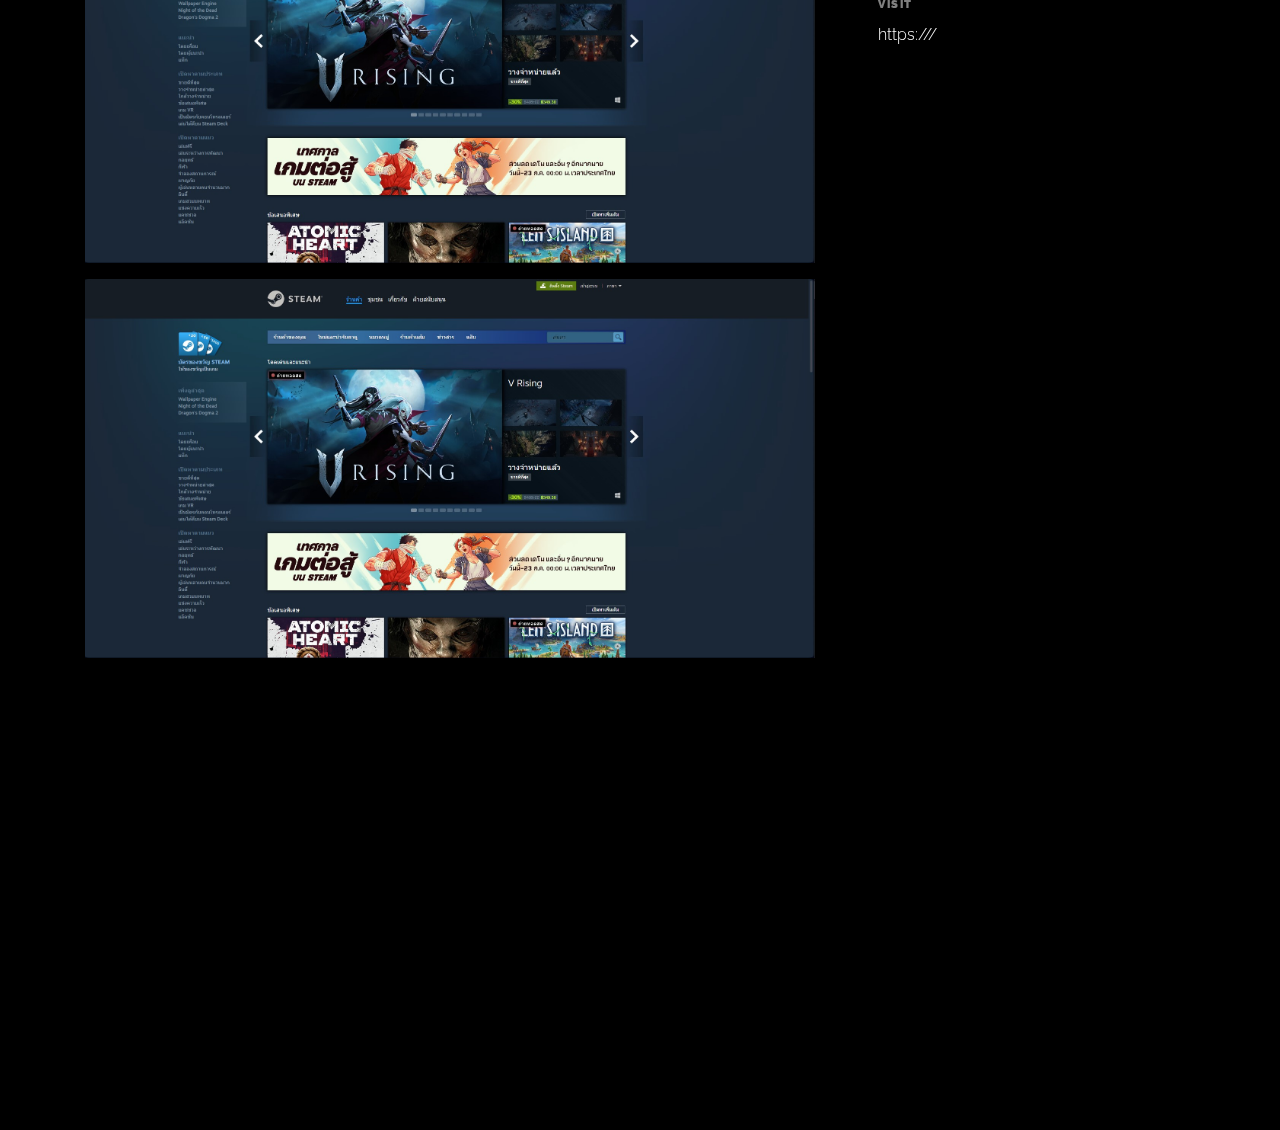
<file: 662110196 P/portfolio-single-3.html>
<!doctype html>
<html lang="en">

<head>
  <title>Unfold &mdash; A onepage portfolio HTML template by Colorlib</title>
  <meta charset="utf-8">
  <meta name="viewport" content="width=device-width, initial-scale=1, shrink-to-fit=no">
  
  <meta name="description" content="">
  <meta name="keywords" content="html, css, javascript, jquery">
  <meta name="author" content="">

  <link rel="stylesheet" href="css/vendor/icomoon/style.css">
  <link rel="stylesheet" href="css/vendor/owl.carousel.min.css">
  <link rel="stylesheet" href="css/vendor/aos.css">
  <link rel="stylesheet" href="css/vendor/animate.min.css">
  <link rel="stylesheet" href="css/vendor/bootstrap.min.css">
  <link rel="stylesheet" href="css/vendor/jquery.fancybox.min.css">

  <!-- Theme Style -->
  <link rel="stylesheet" href="css/style.css">

</head>

<body data-spy="scroll" data-target=".site-nav-target" data-offset="200">

  <nav class="unslate_co--site-mobile-menu">
    <div class="close-wrap d-flex">
      <a href="#" class="d-flex ml-auto js-menu-toggle">
        <span class="close-label">Close</span>
        <div class="close-times">
          <span class="bar1"></span>
          <span class="bar2"></span>
        </div>
      </a>
    </div>
    <div class="site-mobile-inner"></div>
  </nav>

  <div class="unslate_co--site-wrap">

    <div class="unslate_co--site-inner">

      <nav class="unslate_co--site-nav site-nav-target">

        <div class="container">

          <div class="row align-items-center justify-content-between text-left">
            <div class="col-md-5 text-right">
              <ul class="site-nav-ul js-clone-nav text-left d-none d-lg-inline-block">
                <li class="has-children">
                  <a href="index.html#home-section" class="nav-link">Home</a>
                  <ul class="dropdown">
                    <li>
                      <a href="index.html">Hero Image BG</a>
                    </li>
                    <li>
                      <a href="index-video.html">Video BG</a>
                    </li>
                    <li>
                      <a href="index-hero-slider.html">Hero Slider</a>
                    </li>
                    <li>
                      <a href="index-sidebar-menu.html">Sidebar Menu</a>
                    </li>
                    <li>
                      <a href="index-right-menu.html">Right Menu</a>
                    </li>
                  </ul>
                </li>
                <li><a href="index.html#portfolio-section" class="nav-link">Portfolio</a></li>
                <li><a href="index.html#about-section" class="nav-link">About</a></li>
                <li><a href="index.html#services-section" class="nav-link">Services</a></li>
              </ul>
            </div>
            <div class="site-logo pos-absolute">
              <a href="index.html" class="unslate_co--site-logo">Unfold<span>.</span></a>
            </div>
            <div class="col-md-5 text-right text-lg-left">
              <ul class="site-nav-ul js-clone-nav text-left d-none d-lg-inline-block">
                <li><a href="index.html#skills-section" class="nav-link">Skills</a></li>
                <li><a href="index.html#testimonial-section" class="nav-link">Testimonial</a></li>
                <li><a href="index.html#journal-section" class="nav-link">Journal</a></li>
                <li><a href="index.html#contact-section" class="nav-link">Contact</a></li>
              </ul>

              <ul class="site-nav-ul-none-onepage text-right d-inline-block d-lg-none">
                <li><a href="#" class="js-menu-toggle">Menu</a></li>
              </ul>

            </div>
          </div>
        </div>

      </nav>
      <!-- END nav -->

      <div class="cover-v1 gradient-bottom-black jarallax">
        <div class="container">
          <div class="row align-items-center">

            <div class="col-md-10 mx-auto text-center">
              <h1 class="heading" data-aos="fade-up">Reworking</h1>
              <h2 class="subheading" data-aos="fade-up" data-aos-delay="100">Far far away, behind the word mountains, far from the countries.</h2>
            </div>

          </div>
        </div>

        <!-- dov -->
        <a href="#portfolio-single-section" class="mouse-wrap smoothscroll">
          <span class="mouse">
            <span class="scroll"></span>
          </span>
          <span class="mouse-label">Scroll</span>
        </a>

      </div>
      <!-- END .cover-v1 -->

      <div class="container">
        <div class="portfolio-single-wrap unslate_co--section" id="portfolio-single-section">
          <div class="portfolio-single-inner">

            <h2 class="heading-portfolio-single-h2">Reworking</h2>

            <div class="row justify-content-between align-items-stretch">

              <div class="col-lg-8">
                <p><a href="images/work_2_full.jpg" data-fancybox="gal"><img src="images/work_2_full.jpg" alt="Image" class="img-fluid"></a></p>
                <p><a href="images/work_2_a_full.jpg" data-fancybox="gal"><img src="images/work_2_a_full.jpg" alt="Image" class="img-fluid"></a></p>
                <p><a href="images/work_2_b_full.jpg" data-fancybox="gal"><img src="images/work_2_b_full.jpg" alt="Image" class="img-fluid"></a></p>
              </div>
              <div class="col-lg-4 pl-lg-5">
                <div class="unslate_co--sticky">
                  <div class="row">
                    <div class="col-md-12 mb-4">
                      <div class="detail-v1">
                        <span class="detail-label">Project Description</span>
                        <p>Far far away, behind the word mountains, far from the countries Vokalia and Consonantia, there live the blind texts. Separated they live in Bookmarksgrove right at the coast of the Semantics, a large language ocean.</p>
                      </div>
                    </div>

                    <div class="col-md-12 mb-4">
                      <div class="detail-v1">
                        <span class="detail-label">Project Date</span>
                        <span class="detail-val">March 9th, 2020</span>
                      </div>
                    </div>
                    <div class="col-md-12 mb-4">
                      <div class="detail-v1">
                        <span class="detail-label">Role</span>
                        <span class="detail-val"><a href="#">Identity</a>, <a href="#">Web Design</a></span>
                      </div>
                    </div>
                    <div class="col-md-12 mb-4">
                      <div class="detail-v1">
                        <span class="detail-label">Client</span>
                        <span class="detail-val">unslate</span>
                      </div>
                    </div>
                    <div class="col-md-12 mb-4">
                      <div class="detail-v1">
                        <span class="detail-label">Visit</span>
                        <span class="detail-val"><a href="#">https:///</a></span>
                      </div>
                    </div>
                  </div>
                </div> 
              </div>

            </div>

          </div>
        </div>
      </div>
    </div>

    <footer class="unslate_co--footer unslate_co--section">
      <div class="container">
        <div class="row justify-content-center">
          <div class="col-md-7">

            <div class="footer-site-logo"><a href="#">Unfold<span>.</span></a></div>

            <ul class="footer-site-social">
              <li><a href="#">Facebook</a></li>
              <li><a href="#">Twitter</a></li>
              <li><a href="#">Instagram</a></li>
              <li><a href="#">Dribbble</a></li>
              <li><a href="#">Behance</a></li>
            </ul>

            <p class="site-copyright">
                
                <!-- Link back to Colorlib can't be removed. Template is licensed under CC BY 3.0. -->
                Copyright &copy;
                <script>
                  document.write(new Date().getFullYear());
                </script> All rights reserved | This template is made with <i class="icon-heart"
                  aria-hidden="true"></i> by <a href="https://colorlib.com" target="_blank">Colorlib</a>
                <!-- Link back to Colorlib can't be removed. Template is licensed under CC BY 3.0. -->
              
              </p>

          </div>
        </div>
      </div>
    </footer>

  </div>

  <!-- Loader -->
  <div id="unslate_co--overlayer"></div>
  <div class="site-loader-wrap">
    <div class="site-loader"></div>
  </div>

  <script src="js/scripts-dist.js"></script>
  <script src="js/main.js"></script>


</body>

</html>
</file>
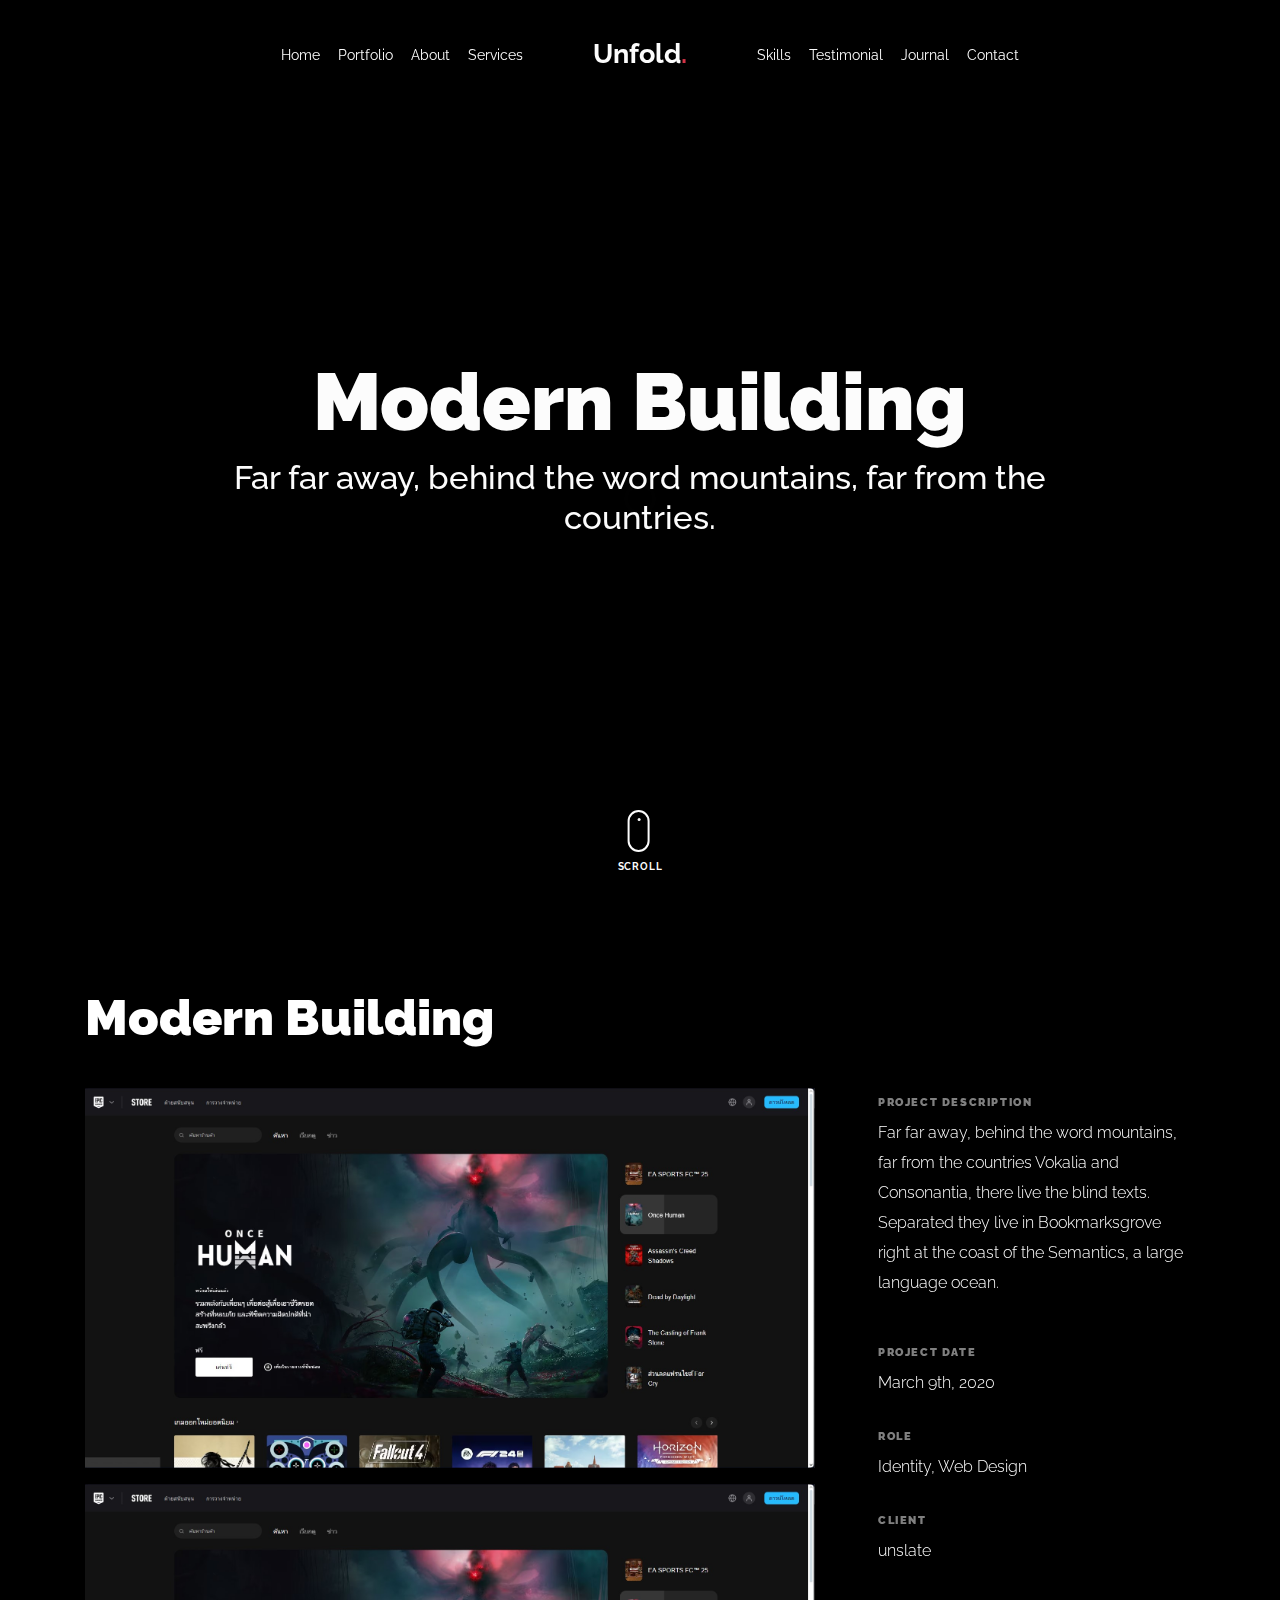
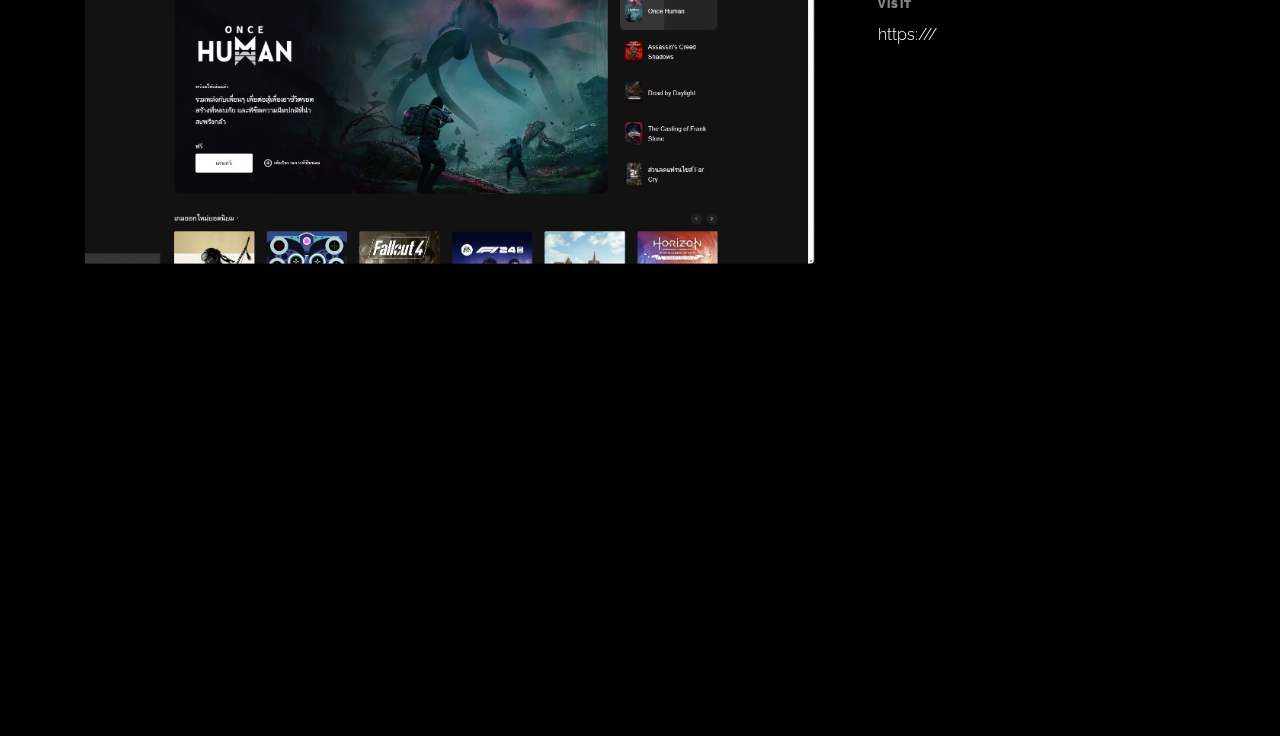
<file: 662110196 P/portfolio-single-4.html>
<!doctype html>
<html lang="en">

<head>
  <title>Unfold &mdash; A onepage portfolio HTML template by Colorlib</title>
  <meta charset="utf-8">
  <meta name="viewport" content="width=device-width, initial-scale=1, shrink-to-fit=no">
  
  <meta name="description" content="">
  <meta name="keywords" content="html, css, javascript, jquery">
  <meta name="author" content="">

  <link rel="stylesheet" href="css/vendor/icomoon/style.css">
  <link rel="stylesheet" href="css/vendor/owl.carousel.min.css">
  <link rel="stylesheet" href="css/vendor/aos.css">
  <link rel="stylesheet" href="css/vendor/animate.min.css">
  <link rel="stylesheet" href="css/vendor/bootstrap.min.css">
  <link rel="stylesheet" href="css/vendor/jquery.fancybox.min.css">

  <!-- Theme Style -->
  <link rel="stylesheet" href="css/style.css">

</head>

<body data-spy="scroll" data-target=".site-nav-target" data-offset="200">

  <nav class="unslate_co--site-mobile-menu">
    <div class="close-wrap d-flex">
      <a href="#" class="d-flex ml-auto js-menu-toggle">
        <span class="close-label">Close</span>
        <div class="close-times">
          <span class="bar1"></span>
          <span class="bar2"></span>
        </div>
      </a>
    </div>
    <div class="site-mobile-inner"></div>
  </nav>

  <div class="unslate_co--site-wrap">

    <div class="unslate_co--site-inner">

      <nav class="unslate_co--site-nav site-nav-target">

        <div class="container">

          <div class="row align-items-center justify-content-between text-left">
            <div class="col-md-5 text-right">
              <ul class="site-nav-ul js-clone-nav text-left d-none d-lg-inline-block">
                <li class="has-children">
                  <a href="index.html#home-section" class="nav-link">Home</a>
                  <ul class="dropdown">
                    <li>
                      <a href="index.html">Hero Image BG</a>
                    </li>
                    <li>
                      <a href="index-video.html">Video BG</a>
                    </li>
                    <li>
                      <a href="index-hero-slider.html">Hero Slider</a>
                    </li>
                    <li>
                      <a href="index-sidebar-menu.html">Sidebar Menu</a>
                    </li>
                    <li>
                      <a href="index-right-menu.html">Right Menu</a>
                    </li>
                  </ul>
                </li>
                <li><a href="index.html#portfolio-section" class="nav-link">Portfolio</a></li>
                <li><a href="index.html#about-section" class="nav-link">About</a></li>
                <li><a href="index.html#services-section" class="nav-link">Services</a></li>
              </ul>
            </div>
            <div class="site-logo pos-absolute">
              <a href="index.html" class="unslate_co--site-logo">Unfold<span>.</span></a>
            </div>
            <div class="col-md-5 text-right text-lg-left">
              <ul class="site-nav-ul js-clone-nav text-left d-none d-lg-inline-block">
                <li><a href="index.html#skills-section" class="nav-link">Skills</a></li>
                <li><a href="index.html#testimonial-section" class="nav-link">Testimonial</a></li>
                <li><a href="index.html#journal-section" class="nav-link">Journal</a></li>
                <li><a href="index.html#contact-section" class="nav-link">Contact</a></li>
              </ul>

              <ul class="site-nav-ul-none-onepage text-right d-inline-block d-lg-none">
                <li><a href="#" class="js-menu-toggle">Menu</a></li>
              </ul>

            </div>
          </div>
        </div>

      </nav>
      <!-- END nav -->

      <div class="cover-v1 gradient-bottom-black jarallax">
        <div class="container">
          <div class="row align-items-center">

            <div class="col-md-10 mx-auto text-center">
              <h1 class="heading" data-aos="fade-up">Modern Building</h1>
              <h2 class="subheading" data-aos="fade-up" data-aos-delay="100">Far far away, behind the word mountains, far from the countries.</h2>
            </div>

          </div>
        </div>

        <!-- dov -->
        <a href="#portfolio-single-section" class="mouse-wrap smoothscroll">
          <span class="mouse">
            <span class="scroll"></span>
          </span>
          <span class="mouse-label">Scroll</span>
        </a>

      </div>
      <!-- END .cover-v1 -->

      <div class="container">
        <div class="portfolio-single-wrap unslate_co--section" id="portfolio-single-section">
          <div class="portfolio-single-inner">

            <h2 class="heading-portfolio-single-h2">Modern Building</h2>

            <div class="row justify-content-between align-items-stretch">

              <div class="col-lg-8">
                <p><a href="images/work_3_a_full.jpg" data-fancybox="gal"><img src="images/work_3_a_full.jpg" alt="Image" class="img-fluid"></a></p>
                <p><a href="images/work_3_full.jpg" data-fancybox="gal"><img src="images/work_3_full.jpg" alt="Image" class="img-fluid"></a></p>
              </div>
              <div class="col-lg-4 pl-lg-5">
                <div class="unslate_co--sticky">
                  <div class="row">
                    <div class="col-md-12 mb-4">
                      <div class="detail-v1">
                        <span class="detail-label">Project Description</span>
                        <p>Far far away, behind the word mountains, far from the countries Vokalia and Consonantia, there live the blind texts. Separated they live in Bookmarksgrove right at the coast of the Semantics, a large language ocean.</p>
                      </div>
                    </div>

                    <div class="col-md-12 mb-4">
                      <div class="detail-v1">
                        <span class="detail-label">Project Date</span>
                        <span class="detail-val">March 9th, 2020</span>
                      </div>
                    </div>
                    <div class="col-md-12 mb-4">
                      <div class="detail-v1">
                        <span class="detail-label">Role</span>
                        <span class="detail-val"><a href="#">Identity</a>, <a href="#">Web Design</a></span>
                      </div>
                    </div>
                    <div class="col-md-12 mb-4">
                      <div class="detail-v1">
                        <span class="detail-label">Client</span>
                        <span class="detail-val">unslate</span>
                      </div>
                    </div>
                    <div class="col-md-12 mb-4">
                      <div class="detail-v1">
                        <span class="detail-label">Visit</span>
                        <span class="detail-val"><a href="#">https:///</a></span>
                      </div>
                    </div>
                  </div>
                </div> 
              </div>

            </div>

          </div>
        </div>
      </div>
    </div> 

    <footer class="unslate_co--footer unslate_co--section">
      <div class="container">
        <div class="row justify-content-center">
          <div class="col-md-7">

            <div class="footer-site-logo"><a href="#">Unfold<span>.</span></a></div>

            <ul class="footer-site-social">
              <li><a href="#">Facebook</a></li>
              <li><a href="#">Twitter</a></li>
              <li><a href="#">Instagram</a></li>
              <li><a href="#">Dribbble</a></li>
              <li><a href="#">Behance</a></li>
            </ul>

            <p class="site-copyright">
                
                <!-- Link back to Colorlib can't be removed. Template is licensed under CC BY 3.0. -->
                Copyright &copy;
                <script>
                  document.write(new Date().getFullYear());
                </script> All rights reserved | This template is made with <i class="icon-heart"
                  aria-hidden="true"></i> by <a href="https://colorlib.com" target="_blank">Colorlib</a>
                <!-- Link back to Colorlib can't be removed. Template is licensed under CC BY 3.0. -->
              
              </p>

          </div>
        </div>
      </div>
    </footer>

  </div>

  <!-- Loader -->
  <div id="unslate_co--overlayer"></div>
  <div class="site-loader-wrap">
    <div class="site-loader"></div>
  </div>

  <script src="js/scripts-dist.js"></script>
  <script src="js/main.js"></script>

  
</body>

</html>
</file>
<file: 662110196 P/light/css/vendor/icomoon/style.css>
@font-face {
  font-family: 'icomoon';
  src:  url('fonts/icomoon.eot?10si43');
  src:  url('fonts/icomoon.eot?10si43#iefix') format('embedded-opentype'),
    url('fonts/icomoon.ttf?10si43') format('truetype'),
    url('fonts/icomoon.woff?10si43') format('woff'),
    url('fonts/icomoon.svg?10si43#icomoon') format('svg');
  font-weight: normal;
  font-style: normal;
}

[class^="icon-"], [class*=" icon-"] {
  /* use !important to prevent issues with browser extensions that change fonts */
  font-family: 'icomoon' !important;
  speak: none;
  font-style: normal;
  font-weight: normal;
  font-variant: normal;
  text-transform: none;
  line-height: 1;

  /* Better Font Rendering =========== */
  -webkit-font-smoothing: antialiased;
  -moz-osx-font-smoothing: grayscale;
}

.icon-asterisk:before {
  content: "\f069";
}
.icon-plus:before {
  content: "\f067";
}
.icon-question:before {
  content: "\f128";
}
.icon-minus:before {
  content: "\f068";
}
.icon-glass:before {
  content: "\f000";
}
.icon-music:before {
  content: "\f001";
}
.icon-search:before {
  content: "\f002";
}
.icon-envelope-o:before {
  content: "\f003";
}
.icon-heart:before {
  content: "\f004";
}
.icon-star:before {
  content: "\f005";
}
.icon-star-o:before {
  content: "\f006";
}
.icon-user:before {
  content: "\f007";
}
.icon-film:before {
  content: "\f008";
}
.icon-th-large:before {
  content: "\f009";
}
.icon-th:before {
  content: "\f00a";
}
.icon-th-list:before {
  content: "\f00b";
}
.icon-check:before {
  content: "\f00c";
}
.icon-close:before {
  content: "\f00d";
}
.icon-remove:before {
  content: "\f00d";
}
.icon-times:before {
  content: "\f00d";
}
.icon-search-plus:before {
  content: "\f00e";
}
.icon-search-minus:before {
  content: "\f010";
}
.icon-power-off:before {
  content: "\f011";
}
.icon-signal:before {
  content: "\f012";
}
.icon-cog:before {
  content: "\f013";
}
.icon-gear:before {
  content: "\f013";
}
.icon-trash-o:before {
  content: "\f014";
}
.icon-home:before {
  content: "\f015";
}
.icon-file-o:before {
  content: "\f016";
}
.icon-clock-o:before {
  content: "\f017";
}
.icon-road:before {
  content: "\f018";
}
.icon-download:before {
  content: "\f019";
}
.icon-arrow-circle-o-down:before {
  content: "\f01a";
}
.icon-arrow-circle-o-up:before {
  content: "\f01b";
}
.icon-inbox:before {
  content: "\f01c";
}
.icon-play-circle-o:before {
  content: "\f01d";
}
.icon-repeat:before {
  content: "\f01e";
}
.icon-rotate-right:before {
  content: "\f01e";
}
.icon-refresh:before {
  content: "\f021";
}
.icon-list-alt:before {
  content: "\f022";
}
.icon-lock:before {
  content: "\f023";
}
.icon-flag:before {
  content: "\f024";
}
.icon-headphones:before {
  content: "\f025";
}
.icon-volume-off:before {
  content: "\f026";
}
.icon-volume-down:before {
  content: "\f027";
}
.icon-volume-up:before {
  content: "\f028";
}
.icon-qrcode:before {
  content: "\f029";
}
.icon-barcode:before {
  content: "\f02a";
}
.icon-tag:before {
  content: "\f02b";
}
.icon-tags:before {
  content: "\f02c";
}
.icon-book:before {
  content: "\f02d";
}
.icon-bookmark:before {
  content: "\f02e";
}
.icon-print:before {
  content: "\f02f";
}
.icon-camera:before {
  content: "\f030";
}
.icon-font:before {
  content: "\f031";
}
.icon-bold:before {
  content: "\f032";
}
.icon-italic:before {
  content: "\f033";
}
.icon-text-height:before {
  content: "\f034";
}
.icon-text-width:before {
  content: "\f035";
}
.icon-align-left:before {
  content: "\f036";
}
.icon-align-center:before {
  content: "\f037";
}
.icon-align-right:before {
  content: "\f038";
}
.icon-align-justify:before {
  content: "\f039";
}
.icon-list:before {
  content: "\f03a";
}
.icon-dedent:before {
  content: "\f03b";
}
.icon-outdent:before {
  content: "\f03b";
}
.icon-indent:before {
  content: "\f03c";
}
.icon-video-camera:before {
  content: "\f03d";
}
.icon-image:before {
  content: "\f03e";
}
.icon-photo:before {
  content: "\f03e";
}
.icon-picture-o:before {
  content: "\f03e";
}
.icon-pencil:before {
  content: "\f040";
}
.icon-map-marker:before {
  content: "\f041";
}
.icon-adjust:before {
  content: "\f042";
}
.icon-tint:before {
  content: "\f043";
}
.icon-edit:before {
  content: "\f044";
}
.icon-pencil-square-o:before {
  content: "\f044";
}
.icon-share-square-o:before {
  content: "\f045";
}
.icon-check-square-o:before {
  content: "\f046";
}
.icon-arrows:before {
  content: "\f047";
}
.icon-step-backward:before {
  content: "\f048";
}
.icon-fast-backward:before {
  content: "\f049";
}
.icon-backward:before {
  content: "\f04a";
}
.icon-play:before {
  content: "\f04b";
}
.icon-pause:before {
  content: "\f04c";
}
.icon-stop:before {
  content: "\f04d";
}
.icon-forward:before {
  content: "\f04e";
}
.icon-fast-forward:before {
  content: "\f050";
}
.icon-step-forward:before {
  content: "\f051";
}
.icon-eject:before {
  content: "\f052";
}
.icon-chevron-left:before {
  content: "\f053";
}
.icon-chevron-right:before {
  content: "\f054";
}
.icon-plus-circle:before {
  content: "\f055";
}
.icon-minus-circle:before {
  content: "\f056";
}
.icon-times-circle:before {
  content: "\f057";
}
.icon-check-circle:before {
  content: "\f058";
}
.icon-question-circle:before {
  content: "\f059";
}
.icon-info-circle:before {
  content: "\f05a";
}
.icon-crosshairs:before {
  content: "\f05b";
}
.icon-times-circle-o:before {
  content: "\f05c";
}
.icon-check-circle-o:before {
  content: "\f05d";
}
.icon-ban:before {
  content: "\f05e";
}
.icon-arrow-left:before {
  content: "\f060";
}
.icon-arrow-right:before {
  content: "\f061";
}
.icon-arrow-up:before {
  content: "\f062";
}
.icon-arrow-down:before {
  content: "\f063";
}
.icon-mail-forward:before {
  content: "\f064";
}
.icon-share:before {
  content: "\f064";
}
.icon-expand:before {
  content: "\f065";
}
.icon-compress:before {
  content: "\f066";
}
.icon-exclamation-circle:before {
  content: "\f06a";
}
.icon-gift:before {
  content: "\f06b";
}
.icon-leaf:before {
  content: "\f06c";
}
.icon-fire:before {
  content: "\f06d";
}
.icon-eye:before {
  content: "\f06e";
}
.icon-eye-slash:before {
  content: "\f070";
}
.icon-exclamation-triangle:before {
  content: "\f071";
}
.icon-warning:before {
  content: "\f071";
}
.icon-plane:before {
  content: "\f072";
}
.icon-calendar:before {
  content: "\f073";
}
.icon-random:before {
  content: "\f074";
}
.icon-comment:before {
  content: "\f075";
}
.icon-magnet:before {
  content: "\f076";
}
.icon-chevron-up:before {
  content: "\f077";
}
.icon-chevron-down:before {
  content: "\f078";
}
.icon-retweet:before {
  content: "\f079";
}
.icon-shopping-cart:before {
  content: "\f07a";
}
.icon-folder:before {
  content: "\f07b";
}
.icon-folder-open:before {
  content: "\f07c";
}
.icon-arrows-v:before {
  content: "\f07d";
}
.icon-arrows-h:before {
  content: "\f07e";
}
.icon-bar-chart:before {
  content: "\f080";
}
.icon-bar-chart-o:before {
  content: "\f080";
}
.icon-twitter-square:before {
  content: "\f081";
}
.icon-facebook-square:before {
  content: "\f082";
}
.icon-camera-retro:before {
  content: "\f083";
}
.icon-key:before {
  content: "\f084";
}
.icon-cogs:before {
  content: "\f085";
}
.icon-gears:before {
  content: "\f085";
}
.icon-comments:before {
  content: "\f086";
}
.icon-thumbs-o-up:before {
  content: "\f087";
}
.icon-thumbs-o-down:before {
  content: "\f088";
}
.icon-star-half:before {
  content: "\f089";
}
.icon-heart-o:before {
  content: "\f08a";
}
.icon-sign-out:before {
  content: "\f08b";
}
.icon-linkedin-square:before {
  content: "\f08c";
}
.icon-thumb-tack:before {
  content: "\f08d";
}
.icon-external-link:before {
  content: "\f08e";
}
.icon-sign-in:before {
  content: "\f090";
}
.icon-trophy:before {
  content: "\f091";
}
.icon-github-square:before {
  content: "\f092";
}
.icon-upload:before {
  content: "\f093";
}
.icon-lemon-o:before {
  content: "\f094";
}
.icon-phone:before {
  content: "\f095";
}
.icon-square-o:before {
  content: "\f096";
}
.icon-bookmark-o:before {
  content: "\f097";
}
.icon-phone-square:before {
  content: "\f098";
}
.icon-twitter:before {
  content: "\f099";
}
.icon-facebook:before {
  content: "\f09a";
}
.icon-facebook-f:before {
  content: "\f09a";
}
.icon-github:before {
  content: "\f09b";
}
.icon-unlock:before {
  content: "\f09c";
}
.icon-credit-card:before {
  content: "\f09d";
}
.icon-feed:before {
  content: "\f09e";
}
.icon-rss:before {
  content: "\f09e";
}
.icon-hdd-o:before {
  content: "\f0a0";
}
.icon-bullhorn:before {
  content: "\f0a1";
}
.icon-bell-o:before {
  content: "\f0a2";
}
.icon-certificate:before {
  content: "\f0a3";
}
.icon-hand-o-right:before {
  content: "\f0a4";
}
.icon-hand-o-left:before {
  content: "\f0a5";
}
.icon-hand-o-up:before {
  content: "\f0a6";
}
.icon-hand-o-down:before {
  content: "\f0a7";
}
.icon-arrow-circle-left:before {
  content: "\f0a8";
}
.icon-arrow-circle-right:before {
  content: "\f0a9";
}
.icon-arrow-circle-up:before {
  content: "\f0aa";
}
.icon-arrow-circle-down:before {
  content: "\f0ab";
}
.icon-globe:before {
  content: "\f0ac";
}
.icon-wrench:before {
  content: "\f0ad";
}
.icon-tasks:before {
  content: "\f0ae";
}
.icon-filter:before {
  content: "\f0b0";
}
.icon-briefcase:before {
  content: "\f0b1";
}
.icon-arrows-alt:before {
  content: "\f0b2";
}
.icon-group:before {
  content: "\f0c0";
}
.icon-users:before {
  content: "\f0c0";
}
.icon-chain:before {
  content: "\f0c1";
}
.icon-link:before {
  content: "\f0c1";
}
.icon-cloud:before {
  content: "\f0c2";
}
.icon-flask:before {
  content: "\f0c3";
}
.icon-cut:before {
  content: "\f0c4";
}
.icon-scissors:before {
  content: "\f0c4";
}
.icon-copy:before {
  content: "\f0c5";
}
.icon-files-o:before {
  content: "\f0c5";
}
.icon-paperclip:before {
  content: "\f0c6";
}
.icon-floppy-o:before {
  content: "\f0c7";
}
.icon-save:before {
  content: "\f0c7";
}
.icon-square:before {
  content: "\f0c8";
}
.icon-bars:before {
  content: "\f0c9";
}
.icon-navicon:before {
  content: "\f0c9";
}
.icon-reorder:before {
  content: "\f0c9";
}
.icon-list-ul:before {
  content: "\f0ca";
}
.icon-list-ol:before {
  content: "\f0cb";
}
.icon-strikethrough:before {
  content: "\f0cc";
}
.icon-underline:before {
  content: "\f0cd";
}
.icon-table:before {
  content: "\f0ce";
}
.icon-magic:before {
  content: "\f0d0";
}
.icon-truck:before {
  content: "\f0d1";
}
.icon-pinterest:before {
  content: "\f0d2";
}
.icon-pinterest-square:before {
  content: "\f0d3";
}
.icon-google-plus-square:before {
  content: "\f0d4";
}
.icon-google-plus:before {
  content: "\f0d5";
}
.icon-money:before {
  content: "\f0d6";
}
.icon-caret-down:before {
  content: "\f0d7";
}
.icon-caret-up:before {
  content: "\f0d8";
}
.icon-caret-left:before {
  content: "\f0d9";
}
.icon-caret-right:before {
  content: "\f0da";
}
.icon-columns:before {
  content: "\f0db";
}
.icon-sort:before {
  content: "\f0dc";
}
.icon-unsorted:before {
  content: "\f0dc";
}
.icon-sort-desc:before {
  content: "\f0dd";
}
.icon-sort-down:before {
  content: "\f0dd";
}
.icon-sort-asc:before {
  content: "\f0de";
}
.icon-sort-up:before {
  content: "\f0de";
}
.icon-envelope:before {
  content: "\f0e0";
}
.icon-linkedin:before {
  content: "\f0e1";
}
.icon-rotate-left:before {
  content: "\f0e2";
}
.icon-undo:before {
  content: "\f0e2";
}
.icon-gavel:before {
  content: "\f0e3";
}
.icon-legal:before {
  content: "\f0e3";
}
.icon-dashboard:before {
  content: "\f0e4";
}
.icon-tachometer:before {
  content: "\f0e4";
}
.icon-comment-o:before {
  content: "\f0e5";
}
.icon-comments-o:before {
  content: "\f0e6";
}
.icon-bolt:before {
  content: "\f0e7";
}
.icon-flash:before {
  content: "\f0e7";
}
.icon-sitemap:before {
  content: "\f0e8";
}
.icon-umbrella:before {
  content: "\f0e9";
}
.icon-clipboard:before {
  content: "\f0ea";
}
.icon-paste:before {
  content: "\f0ea";
}
.icon-lightbulb-o:before {
  content: "\f0eb";
}
.icon-exchange:before {
  content: "\f0ec";
}
.icon-cloud-download:before {
  content: "\f0ed";
}
.icon-cloud-upload:before {
  content: "\f0ee";
}
.icon-user-md:before {
  content: "\f0f0";
}
.icon-stethoscope:before {
  content: "\f0f1";
}
.icon-suitcase:before {
  content: "\f0f2";
}
.icon-bell:before {
  content: "\f0f3";
}
.icon-coffee:before {
  content: "\f0f4";
}
.icon-cutlery:before {
  content: "\f0f5";
}
.icon-file-text-o:before {
  content: "\f0f6";
}
.icon-building-o:before {
  content: "\f0f7";
}
.icon-hospital-o:before {
  content: "\f0f8";
}
.icon-ambulance:before {
  content: "\f0f9";
}
.icon-medkit:before {
  content: "\f0fa";
}
.icon-fighter-jet:before {
  content: "\f0fb";
}
.icon-beer:before {
  content: "\f0fc";
}
.icon-h-square:before {
  content: "\f0fd";
}
.icon-plus-square:before {
  content: "\f0fe";
}
.icon-angle-double-left:before {
  content: "\f100";
}
.icon-angle-double-right:before {
  content: "\f101";
}
.icon-angle-double-up:before {
  content: "\f102";
}
.icon-angle-double-down:before {
  content: "\f103";
}
.icon-angle-left:before {
  content: "\f104";
}
.icon-angle-right:before {
  content: "\f105";
}
.icon-angle-up:before {
  content: "\f106";
}
.icon-angle-down:before {
  content: "\f107";
}
.icon-desktop:before {
  content: "\f108";
}
.icon-laptop:before {
  content: "\f109";
}
.icon-tablet:before {
  content: "\f10a";
}
.icon-mobile:before {
  content: "\f10b";
}
.icon-mobile-phone:before {
  content: "\f10b";
}
.icon-circle-o:before {
  content: "\f10c";
}
.icon-quote-left:before {
  content: "\f10d";
}
.icon-quote-right:before {
  content: "\f10e";
}
.icon-spinner:before {
  content: "\f110";
}
.icon-circle:before {
  content: "\f111";
}
.icon-mail-reply:before {
  content: "\f112";
}
.icon-reply:before {
  content: "\f112";
}
.icon-github-alt:before {
  content: "\f113";
}
.icon-folder-o:before {
  content: "\f114";
}
.icon-folder-open-o:before {
  content: "\f115";
}
.icon-smile-o:before {
  content: "\f118";
}
.icon-frown-o:before {
  content: "\f119";
}
.icon-meh-o:before {
  content: "\f11a";
}
.icon-gamepad:before {
  content: "\f11b";
}
.icon-keyboard-o:before {
  content: "\f11c";
}
.icon-flag-o:before {
  content: "\f11d";
}
.icon-flag-checkered:before {
  content: "\f11e";
}
.icon-terminal:before {
  content: "\f120";
}
.icon-code:before {
  content: "\f121";
}
.icon-mail-reply-all:before {
  content: "\f122";
}
.icon-reply-all:before {
  content: "\f122";
}
.icon-star-half-empty:before {
  content: "\f123";
}
.icon-star-half-full:before {
  content: "\f123";
}
.icon-star-half-o:before {
  content: "\f123";
}
.icon-location-arrow:before {
  content: "\f124";
}
.icon-crop:before {
  content: "\f125";
}
.icon-code-fork:before {
  content: "\f126";
}
.icon-chain-broken:before {
  content: "\f127";
}
.icon-unlink:before {
  content: "\f127";
}
.icon-info:before {
  content: "\f129";
}
.icon-exclamation:before {
  content: "\f12a";
}
.icon-superscript:before {
  content: "\f12b";
}
.icon-subscript:before {
  content: "\f12c";
}
.icon-eraser:before {
  content: "\f12d";
}
.icon-puzzle-piece:before {
  content: "\f12e";
}
.icon-microphone:before {
  content: "\f130";
}
.icon-microphone-slash:before {
  content: "\f131";
}
.icon-shield:before {
  content: "\f132";
}
.icon-calendar-o:before {
  content: "\f133";
}
.icon-fire-extinguisher:before {
  content: "\f134";
}
.icon-rocket:before {
  content: "\f135";
}
.icon-maxcdn:before {
  content: "\f136";
}
.icon-chevron-circle-left:before {
  content: "\f137";
}
.icon-chevron-circle-right:before {
  content: "\f138";
}
.icon-chevron-circle-up:before {
  content: "\f139";
}
.icon-chevron-circle-down:before {
  content: "\f13a";
}
.icon-html5:before {
  content: "\f13b";
}
.icon-css3:before {
  content: "\f13c";
}
.icon-anchor:before {
  content: "\f13d";
}
.icon-unlock-alt:before {
  content: "\f13e";
}
.icon-bullseye:before {
  content: "\f140";
}
.icon-ellipsis-h:before {
  content: "\f141";
}
.icon-ellipsis-v:before {
  content: "\f142";
}
.icon-rss-square:before {
  content: "\f143";
}
.icon-play-circle:before {
  content: "\f144";
}
.icon-ticket:before {
  content: "\f145";
}
.icon-minus-square:before {
  content: "\f146";
}
.icon-minus-square-o:before {
  content: "\f147";
}
.icon-level-up:before {
  content: "\f148";
}
.icon-level-down:before {
  content: "\f149";
}
.icon-check-square:before {
  content: "\f14a";
}
.icon-pencil-square:before {
  content: "\f14b";
}
.icon-external-link-square:before {
  content: "\f14c";
}
.icon-share-square:before {
  content: "\f14d";
}
.icon-compass:before {
  content: "\f14e";
}
.icon-caret-square-o-down:before {
  content: "\f150";
}
.icon-toggle-down:before {
  content: "\f150";
}
.icon-caret-square-o-up:before {
  content: "\f151";
}
.icon-toggle-up:before {
  content: "\f151";
}
.icon-caret-square-o-right:before {
  content: "\f152";
}
.icon-toggle-right:before {
  content: "\f152";
}
.icon-eur:before {
  content: "\f153";
}
.icon-euro:before {
  content: "\f153";
}
.icon-gbp:before {
  content: "\f154";
}
.icon-dollar:before {
  content: "\f155";
}
.icon-usd:before {
  content: "\f155";
}
.icon-inr:before {
  content: "\f156";
}
.icon-rupee:before {
  content: "\f156";
}
.icon-cny:before {
  content: "\f157";
}
.icon-jpy:before {
  content: "\f157";
}
.icon-rmb:before {
  content: "\f157";
}
.icon-yen:before {
  content: "\f157";
}
.icon-rouble:before {
  content: "\f158";
}
.icon-rub:before {
  content: "\f158";
}
.icon-ruble:before {
  content: "\f158";
}
.icon-krw:before {
  content: "\f159";
}
.icon-won:before {
  content: "\f159";
}
.icon-bitcoin:before {
  content: "\f15a";
}
.icon-btc:before {
  content: "\f15a";
}
.icon-file:before {
  content: "\f15b";
}
.icon-file-text:before {
  content: "\f15c";
}
.icon-sort-alpha-asc:before {
  content: "\f15d";
}
.icon-sort-alpha-desc:before {
  content: "\f15e";
}
.icon-sort-amount-asc:before {
  content: "\f160";
}
.icon-sort-amount-desc:before {
  content: "\f161";
}
.icon-sort-numeric-asc:before {
  content: "\f162";
}
.icon-sort-numeric-desc:before {
  content: "\f163";
}
.icon-thumbs-up:before {
  content: "\f164";
}
.icon-thumbs-down:before {
  content: "\f165";
}
.icon-youtube-square:before {
  content: "\f166";
}
.icon-youtube:before {
  content: "\f167";
}
.icon-xing:before {
  content: "\f168";
}
.icon-xing-square:before {
  content: "\f169";
}
.icon-youtube-play:before {
  content: "\f16a";
}
.icon-dropbox:before {
  content: "\f16b";
}
.icon-stack-overflow:before {
  content: "\f16c";
}
.icon-instagram:before {
  content: "\f16d";
}
.icon-flickr:before {
  content: "\f16e";
}
.icon-adn:before {
  content: "\f170";
}
.icon-bitbucket:before {
  content: "\f171";
}
.icon-bitbucket-square:before {
  content: "\f172";
}
.icon-tumblr:before {
  content: "\f173";
}
.icon-tumblr-square:before {
  content: "\f174";
}
.icon-long-arrow-down:before {
  content: "\f175";
}
.icon-long-arrow-up:before {
  content: "\f176";
}
.icon-long-arrow-left:before {
  content: "\f177";
}
.icon-long-arrow-right:before {
  content: "\f178";
}
.icon-apple:before {
  content: "\f179";
}
.icon-windows:before {
  content: "\f17a";
}
.icon-android:before {
  content: "\f17b";
}
.icon-linux:before {
  content: "\f17c";
}
.icon-dribbble:before {
  content: "\f17d";
}
.icon-skype:before {
  content: "\f17e";
}
.icon-foursquare:before {
  content: "\f180";
}
.icon-trello:before {
  content: "\f181";
}
.icon-female:before {
  content: "\f182";
}
.icon-male:before {
  content: "\f183";
}
.icon-gittip:before {
  content: "\f184";
}
.icon-gratipay:before {
  content: "\f184";
}
.icon-sun-o:before {
  content: "\f185";
}
.icon-moon-o:before {
  content: "\f186";
}
.icon-archive:before {
  content: "\f187";
}
.icon-bug:before {
  content: "\f188";
}
.icon-vk:before {
  content: "\f189";
}
.icon-weibo:before {
  content: "\f18a";
}
.icon-renren:before {
  content: "\f18b";
}
.icon-pagelines:before {
  content: "\f18c";
}
.icon-stack-exchange:before {
  content: "\f18d";
}
.icon-arrow-circle-o-right:before {
  content: "\f18e";
}
.icon-arrow-circle-o-left:before {
  content: "\f190";
}
.icon-caret-square-o-left:before {
  content: "\f191";
}
.icon-toggle-left:before {
  content: "\f191";
}
.icon-dot-circle-o:before {
  content: "\f192";
}
.icon-wheelchair:before {
  content: "\f193";
}
.icon-vimeo-square:before {
  content: "\f194";
}
.icon-try:before {
  content: "\f195";
}
.icon-turkish-lira:before {
  content: "\f195";
}
.icon-plus-square-o:before {
  content: "\f196";
}
.icon-space-shuttle:before {
  content: "\f197";
}
.icon-slack:before {
  content: "\f198";
}
.icon-envelope-square:before {
  content: "\f199";
}
.icon-wordpress:before {
  content: "\f19a";
}
.icon-openid:before {
  content: "\f19b";
}
.icon-bank:before {
  content: "\f19c";
}
.icon-institution:before {
  content: "\f19c";
}
.icon-university:before {
  content: "\f19c";
}
.icon-graduation-cap:before {
  content: "\f19d";
}
.icon-mortar-board:before {
  content: "\f19d";
}
.icon-yahoo:before {
  content: "\f19e";
}
.icon-google:before {
  content: "\f1a0";
}
.icon-reddit:before {
  content: "\f1a1";
}
.icon-reddit-square:before {
  content: "\f1a2";
}
.icon-stumbleupon-circle:before {
  content: "\f1a3";
}
.icon-stumbleupon:before {
  content: "\f1a4";
}
.icon-delicious:before {
  content: "\f1a5";
}
.icon-digg:before {
  content: "\f1a6";
}
.icon-pied-piper-pp:before {
  content: "\f1a7";
}
.icon-pied-piper-alt:before {
  content: "\f1a8";
}
.icon-drupal:before {
  content: "\f1a9";
}
.icon-joomla:before {
  content: "\f1aa";
}
.icon-language:before {
  content: "\f1ab";
}
.icon-fax:before {
  content: "\f1ac";
}
.icon-building:before {
  content: "\f1ad";
}
.icon-child:before {
  content: "\f1ae";
}
.icon-paw:before {
  content: "\f1b0";
}
.icon-spoon:before {
  content: "\f1b1";
}
.icon-cube:before {
  content: "\f1b2";
}
.icon-cubes:before {
  content: "\f1b3";
}
.icon-behance:before {
  content: "\f1b4";
}
.icon-behance-square:before {
  content: "\f1b5";
}
.icon-steam:before {
  content: "\f1b6";
}
.icon-steam-square:before {
  content: "\f1b7";
}
.icon-recycle:before {
  content: "\f1b8";
}
.icon-automobile:before {
  content: "\f1b9";
}
.icon-car:before {
  content: "\f1b9";
}
.icon-cab:before {
  content: "\f1ba";
}
.icon-taxi:before {
  content: "\f1ba";
}
.icon-tree:before {
  content: "\f1bb";
}
.icon-spotify:before {
  content: "\f1bc";
}
.icon-deviantart:before {
  content: "\f1bd";
}
.icon-soundcloud:before {
  content: "\f1be";
}
.icon-database:before {
  content: "\f1c0";
}
.icon-file-pdf-o:before {
  content: "\f1c1";
}
.icon-file-word-o:before {
  content: "\f1c2";
}
.icon-file-excel-o:before {
  content: "\f1c3";
}
.icon-file-powerpoint-o:before {
  content: "\f1c4";
}
.icon-file-image-o:before {
  content: "\f1c5";
}
.icon-file-photo-o:before {
  content: "\f1c5";
}
.icon-file-picture-o:before {
  content: "\f1c5";
}
.icon-file-archive-o:before {
  content: "\f1c6";
}
.icon-file-zip-o:before {
  content: "\f1c6";
}
.icon-file-audio-o:before {
  content: "\f1c7";
}
.icon-file-sound-o:before {
  content: "\f1c7";
}
.icon-file-movie-o:before {
  content: "\f1c8";
}
.icon-file-video-o:before {
  content: "\f1c8";
}
.icon-file-code-o:before {
  content: "\f1c9";
}
.icon-vine:before {
  content: "\f1ca";
}
.icon-codepen:before {
  content: "\f1cb";
}
.icon-jsfiddle:before {
  content: "\f1cc";
}
.icon-life-bouy:before {
  content: "\f1cd";
}
.icon-life-buoy:before {
  content: "\f1cd";
}
.icon-life-ring:before {
  content: "\f1cd";
}
.icon-life-saver:before {
  content: "\f1cd";
}
.icon-support:before {
  content: "\f1cd";
}
.icon-circle-o-notch:before {
  content: "\f1ce";
}
.icon-ra:before {
  content: "\f1d0";
}
.icon-rebel:before {
  content: "\f1d0";
}
.icon-resistance:before {
  content: "\f1d0";
}
.icon-empire:before {
  content: "\f1d1";
}
.icon-ge:before {
  content: "\f1d1";
}
.icon-git-square:before {
  content: "\f1d2";
}
.icon-git:before {
  content: "\f1d3";
}
.icon-hacker-news:before {
  content: "\f1d4";
}
.icon-y-combinator-square:before {
  content: "\f1d4";
}
.icon-yc-square:before {
  content: "\f1d4";
}
.icon-tencent-weibo:before {
  content: "\f1d5";
}
.icon-qq:before {
  content: "\f1d6";
}
.icon-wechat:before {
  content: "\f1d7";
}
.icon-weixin:before {
  content: "\f1d7";
}
.icon-paper-plane:before {
  content: "\f1d8";
}
.icon-send:before {
  content: "\f1d8";
}
.icon-paper-plane-o:before {
  content: "\f1d9";
}
.icon-send-o:before {
  content: "\f1d9";
}
.icon-history:before {
  content: "\f1da";
}
.icon-circle-thin:before {
  content: "\f1db";
}
.icon-header:before {
  content: "\f1dc";
}
.icon-paragraph:before {
  content: "\f1dd";
}
.icon-sliders:before {
  content: "\f1de";
}
.icon-share-alt:before {
  content: "\f1e0";
}
.icon-share-alt-square:before {
  content: "\f1e1";
}
.icon-bomb:before {
  content: "\f1e2";
}
.icon-futbol-o:before {
  content: "\f1e3";
}
.icon-soccer-ball-o:before {
  content: "\f1e3";
}
.icon-tty:before {
  content: "\f1e4";
}
.icon-binoculars:before {
  content: "\f1e5";
}
.icon-plug:before {
  content: "\f1e6";
}
.icon-slideshare:before {
  content: "\f1e7";
}
.icon-twitch:before {
  content: "\f1e8";
}
.icon-yelp:before {
  content: "\f1e9";
}
.icon-newspaper-o:before {
  content: "\f1ea";
}
.icon-wifi:before {
  content: "\f1eb";
}
.icon-calculator:before {
  content: "\f1ec";
}
.icon-paypal:before {
  content: "\f1ed";
}
.icon-google-wallet:before {
  content: "\f1ee";
}
.icon-cc-visa:before {
  content: "\f1f0";
}
.icon-cc-mastercard:before {
  content: "\f1f1";
}
.icon-cc-discover:before {
  content: "\f1f2";
}
.icon-cc-amex:before {
  content: "\f1f3";
}
.icon-cc-paypal:before {
  content: "\f1f4";
}
.icon-cc-stripe:before {
  content: "\f1f5";
}
.icon-bell-slash:before {
  content: "\f1f6";
}
.icon-bell-slash-o:before {
  content: "\f1f7";
}
.icon-trash:before {
  content: "\f1f8";
}
.icon-copyright:before {
  content: "\f1f9";
}
.icon-at:before {
  content: "\f1fa";
}
.icon-eyedropper:before {
  content: "\f1fb";
}
.icon-paint-brush:before {
  content: "\f1fc";
}
.icon-birthday-cake:before {
  content: "\f1fd";
}
.icon-area-chart:before {
  content: "\f1fe";
}
.icon-pie-chart:before {
  content: "\f200";
}
.icon-line-chart:before {
  content: "\f201";
}
.icon-lastfm:before {
  content: "\f202";
}
.icon-lastfm-square:before {
  content: "\f203";
}
.icon-toggle-off:before {
  content: "\f204";
}
.icon-toggle-on:before {
  content: "\f205";
}
.icon-bicycle:before {
  content: "\f206";
}
.icon-bus:before {
  content: "\f207";
}
.icon-ioxhost:before {
  content: "\f208";
}
.icon-angellist:before {
  content: "\f209";
}
.icon-cc:before {
  content: "\f20a";
}
.icon-ils:before {
  content: "\f20b";
}
.icon-shekel:before {
  content: "\f20b";
}
.icon-sheqel:before {
  content: "\f20b";
}
.icon-meanpath:before {
  content: "\f20c";
}
.icon-buysellads:before {
  content: "\f20d";
}
.icon-connectdevelop:before {
  content: "\f20e";
}
.icon-dashcube:before {
  content: "\f210";
}
.icon-forumbee:before {
  content: "\f211";
}
.icon-leanpub:before {
  content: "\f212";
}
.icon-sellsy:before {
  content: "\f213";
}
.icon-shirtsinbulk:before {
  content: "\f214";
}
.icon-simplybuilt:before {
  content: "\f215";
}
.icon-skyatlas:before {
  content: "\f216";
}
.icon-cart-plus:before {
  content: "\f217";
}
.icon-cart-arrow-down:before {
  content: "\f218";
}
.icon-diamond:before {
  content: "\f219";
}
.icon-ship:before {
  content: "\f21a";
}
.icon-user-secret:before {
  content: "\f21b";
}
.icon-motorcycle:before {
  content: "\f21c";
}
.icon-street-view:before {
  content: "\f21d";
}
.icon-heartbeat:before {
  content: "\f21e";
}
.icon-venus:before {
  content: "\f221";
}
.icon-mars:before {
  content: "\f222";
}
.icon-mercury:before {
  content: "\f223";
}
.icon-intersex:before {
  content: "\f224";
}
.icon-transgender:before {
  content: "\f224";
}
.icon-transgender-alt:before {
  content: "\f225";
}
.icon-venus-double:before {
  content: "\f226";
}
.icon-mars-double:before {
  content: "\f227";
}
.icon-venus-mars:before {
  content: "\f228";
}
.icon-mars-stroke:before {
  content: "\f229";
}
.icon-mars-stroke-v:before {
  content: "\f22a";
}
.icon-mars-stroke-h:before {
  content: "\f22b";
}
.icon-neuter:before {
  content: "\f22c";
}
.icon-genderless:before {
  content: "\f22d";
}
.icon-facebook-official:before {
  content: "\f230";
}
.icon-pinterest-p:before {
  content: "\f231";
}
.icon-whatsapp:before {
  content: "\f232";
}
.icon-server:before {
  content: "\f233";
}
.icon-user-plus:before {
  content: "\f234";
}
.icon-user-times:before {
  content: "\f235";
}
.icon-bed:before {
  content: "\f236";
}
.icon-hotel:before {
  content: "\f236";
}
.icon-viacoin:before {
  content: "\f237";
}
.icon-train:before {
  content: "\f238";
}
.icon-subway:before {
  content: "\f239";
}
.icon-medium:before {
  content: "\f23a";
}
.icon-y-combinator:before {
  content: "\f23b";
}
.icon-yc:before {
  content: "\f23b";
}
.icon-optin-monster:before {
  content: "\f23c";
}
.icon-opencart:before {
  content: "\f23d";
}
.icon-expeditedssl:before {
  content: "\f23e";
}
.icon-battery:before {
  content: "\f240";
}
.icon-battery-4:before {
  content: "\f240";
}
.icon-battery-full:before {
  content: "\f240";
}
.icon-battery-3:before {
  content: "\f241";
}
.icon-battery-three-quarters:before {
  content: "\f241";
}
.icon-battery-2:before {
  content: "\f242";
}
.icon-battery-half:before {
  content: "\f242";
}
.icon-battery-1:before {
  content: "\f243";
}
.icon-battery-quarter:before {
  content: "\f243";
}
.icon-battery-0:before {
  content: "\f244";
}
.icon-battery-empty:before {
  content: "\f244";
}
.icon-mouse-pointer:before {
  content: "\f245";
}
.icon-i-cursor:before {
  content: "\f246";
}
.icon-object-group:before {
  content: "\f247";
}
.icon-object-ungroup:before {
  content: "\f248";
}
.icon-sticky-note:before {
  content: "\f249";
}
.icon-sticky-note-o:before {
  content: "\f24a";
}
.icon-cc-jcb:before {
  content: "\f24b";
}
.icon-cc-diners-club:before {
  content: "\f24c";
}
.icon-clone:before {
  content: "\f24d";
}
.icon-balance-scale:before {
  content: "\f24e";
}
.icon-hourglass-o:before {
  content: "\f250";
}
.icon-hourglass-1:before {
  content: "\f251";
}
.icon-hourglass-start:before {
  content: "\f251";
}
.icon-hourglass-2:before {
  content: "\f252";
}
.icon-hourglass-half:before {
  content: "\f252";
}
.icon-hourglass-3:before {
  content: "\f253";
}
.icon-hourglass-end:before {
  content: "\f253";
}
.icon-hourglass:before {
  content: "\f254";
}
.icon-hand-grab-o:before {
  content: "\f255";
}
.icon-hand-rock-o:before {
  content: "\f255";
}
.icon-hand-paper-o:before {
  content: "\f256";
}
.icon-hand-stop-o:before {
  content: "\f256";
}
.icon-hand-scissors-o:before {
  content: "\f257";
}
.icon-hand-lizard-o:before {
  content: "\f258";
}
.icon-hand-spock-o:before {
  content: "\f259";
}
.icon-hand-pointer-o:before {
  content: "\f25a";
}
.icon-hand-peace-o:before {
  content: "\f25b";
}
.icon-trademark:before {
  content: "\f25c";
}
.icon-registered:before {
  content: "\f25d";
}
.icon-creative-commons:before {
  content: "\f25e";
}
.icon-gg:before {
  content: "\f260";
}
.icon-gg-circle:before {
  content: "\f261";
}
.icon-tripadvisor:before {
  content: "\f262";
}
.icon-odnoklassniki:before {
  content: "\f263";
}
.icon-odnoklassniki-square:before {
  content: "\f264";
}
.icon-get-pocket:before {
  content: "\f265";
}
.icon-wikipedia-w:before {
  content: "\f266";
}
.icon-safari:before {
  content: "\f267";
}
.icon-chrome:before {
  content: "\f268";
}
.icon-firefox:before {
  content: "\f269";
}
.icon-opera:before {
  content: "\f26a";
}
.icon-internet-explorer:before {
  content: "\f26b";
}
.icon-television:before {
  content: "\f26c";
}
.icon-tv:before {
  content: "\f26c";
}
.icon-contao:before {
  content: "\f26d";
}
.icon-500px:before {
  content: "\f26e";
}
.icon-amazon:before {
  content: "\f270";
}
.icon-calendar-plus-o:before {
  content: "\f271";
}
.icon-calendar-minus-o:before {
  content: "\f272";
}
.icon-calendar-times-o:before {
  content: "\f273";
}
.icon-calendar-check-o:before {
  content: "\f274";
}
.icon-industry:before {
  content: "\f275";
}
.icon-map-pin:before {
  content: "\f276";
}
.icon-map-signs:before {
  content: "\f277";
}
.icon-map-o:before {
  content: "\f278";
}
.icon-map:before {
  content: "\f279";
}
.icon-commenting:before {
  content: "\f27a";
}
.icon-commenting-o:before {
  content: "\f27b";
}
.icon-houzz:before {
  content: "\f27c";
}
.icon-vimeo:before {
  content: "\f27d";
}
.icon-black-tie:before {
  content: "\f27e";
}
.icon-fonticons:before {
  content: "\f280";
}
.icon-reddit-alien:before {
  content: "\f281";
}
.icon-edge:before {
  content: "\f282";
}
.icon-credit-card-alt:before {
  content: "\f283";
}
.icon-codiepie:before {
  content: "\f284";
}
.icon-modx:before {
  content: "\f285";
}
.icon-fort-awesome:before {
  content: "\f286";
}
.icon-usb:before {
  content: "\f287";
}
.icon-product-hunt:before {
  content: "\f288";
}
.icon-mixcloud:before {
  content: "\f289";
}
.icon-scribd:before {
  content: "\f28a";
}
.icon-pause-circle:before {
  content: "\f28b";
}
.icon-pause-circle-o:before {
  content: "\f28c";
}
.icon-stop-circle:before {
  content: "\f28d";
}
.icon-stop-circle-o:before {
  content: "\f28e";
}
.icon-shopping-bag:before {
  content: "\f290";
}
.icon-shopping-basket:before {
  content: "\f291";
}
.icon-hashtag:before {
  content: "\f292";
}
.icon-bluetooth:before {
  content: "\f293";
}
.icon-bluetooth-b:before {
  content: "\f294";
}
.icon-percent:before {
  content: "\f295";
}
.icon-gitlab:before {
  content: "\f296";
}
.icon-wpbeginner:before {
  content: "\f297";
}
.icon-wpforms:before {
  content: "\f298";
}
.icon-envira:before {
  content: "\f299";
}
.icon-universal-access:before {
  content: "\f29a";
}
.icon-wheelchair-alt:before {
  content: "\f29b";
}
.icon-question-circle-o:before {
  content: "\f29c";
}
.icon-blind:before {
  content: "\f29d";
}
.icon-audio-description:before {
  content: "\f29e";
}
.icon-volume-control-phone:before {
  content: "\f2a0";
}
.icon-braille:before {
  content: "\f2a1";
}
.icon-assistive-listening-systems:before {
  content: "\f2a2";
}
.icon-american-sign-language-interpreting:before {
  content: "\f2a3";
}
.icon-asl-interpreting:before {
  content: "\f2a3";
}
.icon-deaf:before {
  content: "\f2a4";
}
.icon-deafness:before {
  content: "\f2a4";
}
.icon-hard-of-hearing:before {
  content: "\f2a4";
}
.icon-glide:before {
  content: "\f2a5";
}
.icon-glide-g:before {
  content: "\f2a6";
}
.icon-sign-language:before {
  content: "\f2a7";
}
.icon-signing:before {
  content: "\f2a7";
}
.icon-low-vision:before {
  content: "\f2a8";
}
.icon-viadeo:before {
  content: "\f2a9";
}
.icon-viadeo-square:before {
  content: "\f2aa";
}
.icon-snapchat:before {
  content: "\f2ab";
}
.icon-snapchat-ghost:before {
  content: "\f2ac";
}
.icon-snapchat-square:before {
  content: "\f2ad";
}
.icon-pied-piper:before {
  content: "\f2ae";
}
.icon-first-order:before {
  content: "\f2b0";
}
.icon-yoast:before {
  content: "\f2b1";
}
.icon-themeisle:before {
  content: "\f2b2";
}
.icon-google-plus-circle:before {
  content: "\f2b3";
}
.icon-google-plus-official:before {
  content: "\f2b3";
}
.icon-fa:before {
  content: "\f2b4";
}
.icon-font-awesome:before {
  content: "\f2b4";
}
.icon-handshake-o:before {
  content: "\f2b5";
}
.icon-envelope-open:before {
  content: "\f2b6";
}
.icon-envelope-open-o:before {
  content: "\f2b7";
}
.icon-linode:before {
  content: "\f2b8";
}
.icon-address-book:before {
  content: "\f2b9";
}
.icon-address-book-o:before {
  content: "\f2ba";
}
.icon-address-card:before {
  content: "\f2bb";
}
.icon-vcard:before {
  content: "\f2bb";
}
.icon-address-card-o:before {
  content: "\f2bc";
}
.icon-vcard-o:before {
  content: "\f2bc";
}
.icon-user-circle:before {
  content: "\f2bd";
}
.icon-user-circle-o:before {
  content: "\f2be";
}
.icon-user-o:before {
  content: "\f2c0";
}
.icon-id-badge:before {
  content: "\f2c1";
}
.icon-drivers-license:before {
  content: "\f2c2";
}
.icon-id-card:before {
  content: "\f2c2";
}
.icon-drivers-license-o:before {
  content: "\f2c3";
}
.icon-id-card-o:before {
  content: "\f2c3";
}
.icon-quora:before {
  content: "\f2c4";
}
.icon-free-code-camp:before {
  content: "\f2c5";
}
.icon-telegram:before {
  content: "\f2c6";
}
.icon-thermometer:before {
  content: "\f2c7";
}
.icon-thermometer-4:before {
  content: "\f2c7";
}
.icon-thermometer-full:before {
  content: "\f2c7";
}
.icon-thermometer-3:before {
  content: "\f2c8";
}
.icon-thermometer-three-quarters:before {
  content: "\f2c8";
}
.icon-thermometer-2:before {
  content: "\f2c9";
}
.icon-thermometer-half:before {
  content: "\f2c9";
}
.icon-thermometer-1:before {
  content: "\f2ca";
}
.icon-thermometer-quarter:before {
  content: "\f2ca";
}
.icon-thermometer-0:before {
  content: "\f2cb";
}
.icon-thermometer-empty:before {
  content: "\f2cb";
}
.icon-shower:before {
  content: "\f2cc";
}
.icon-bath:before {
  content: "\f2cd";
}
.icon-bathtub:before {
  content: "\f2cd";
}
.icon-s15:before {
  content: "\f2cd";
}
.icon-podcast:before {
  content: "\f2ce";
}
.icon-window-maximize:before {
  content: "\f2d0";
}
.icon-window-minimize:before {
  content: "\f2d1";
}
.icon-window-restore:before {
  content: "\f2d2";
}
.icon-times-rectangle:before {
  content: "\f2d3";
}
.icon-window-close:before {
  content: "\f2d3";
}
.icon-times-rectangle-o:before {
  content: "\f2d4";
}
.icon-window-close-o:before {
  content: "\f2d4";
}
.icon-bandcamp:before {
  content: "\f2d5";
}
.icon-grav:before {
  content: "\f2d6";
}
.icon-etsy:before {
  content: "\f2d7";
}
.icon-imdb:before {
  content: "\f2d8";
}
.icon-ravelry:before {
  content: "\f2d9";
}
.icon-eercast:before {
  content: "\f2da";
}
.icon-microchip:before {
  content: "\f2db";
}
.icon-snowflake-o:before {
  content: "\f2dc";
}
.icon-superpowers:before {
  content: "\f2dd";
}
.icon-wpexplorer:before {
  content: "\f2de";
}
.icon-meetup:before {
  content: "\f2e0";
}
.icon-3d_rotation:before {
  content: "\e84d";
}
.icon-ac_unit:before {
  content: "\eb3b";
}
.icon-alarm:before {
  content: "\e855";
}
.icon-access_alarms:before {
  content: "\e191";
}
.icon-schedule:before {
  content: "\e8b5";
}
.icon-accessibility:before {
  content: "\e84e";
}
.icon-accessible:before {
  content: "\e914";
}
.icon-account_balance:before {
  content: "\e84f";
}
.icon-account_balance_wallet:before {
  content: "\e850";
}
.icon-account_box:before {
  content: "\e851";
}
.icon-account_circle:before {
  content: "\e853";
}
.icon-adb:before {
  content: "\e60e";
}
.icon-add:before {
  content: "\e145";
}
.icon-add_a_photo:before {
  content: "\e439";
}
.icon-alarm_add:before {
  content: "\e856";
}
.icon-add_alert:before {
  content: "\e003";
}
.icon-add_box:before {
  content: "\e146";
}
.icon-add_circle:before {
  content: "\e147";
}
.icon-control_point:before {
  content: "\e3ba";
}
.icon-add_location:before {
  content: "\e567";
}
.icon-add_shopping_cart:before {
  content: "\e854";
}
.icon-queue:before {
  content: "\e03c";
}
.icon-add_to_queue:before {
  content: "\e05c";
}
.icon-adjust2:before {
  content: "\e39e";
}
.icon-airline_seat_flat:before {
  content: "\e630";
}
.icon-airline_seat_flat_angled:before {
  content: "\e631";
}
.icon-airline_seat_individual_suite:before {
  content: "\e632";
}
.icon-airline_seat_legroom_extra:before {
  content: "\e633";
}
.icon-airline_seat_legroom_normal:before {
  content: "\e634";
}
.icon-airline_seat_legroom_reduced:before {
  content: "\e635";
}
.icon-airline_seat_recline_extra:before {
  content: "\e636";
}
.icon-airline_seat_recline_normal:before {
  content: "\e637";
}
.icon-flight:before {
  content: "\e539";
}
.icon-airplanemode_inactive:before {
  content: "\e194";
}
.icon-airplay:before {
  content: "\e055";
}
.icon-airport_shuttle:before {
  content: "\eb3c";
}
.icon-alarm_off:before {
  content: "\e857";
}
.icon-alarm_on:before {
  content: "\e858";
}
.icon-album:before {
  content: "\e019";
}
.icon-all_inclusive:before {
  content: "\eb3d";
}
.icon-all_out:before {
  content: "\e90b";
}
.icon-android2:before {
  content: "\e859";
}
.icon-announcement:before {
  content: "\e85a";
}
.icon-apps:before {
  content: "\e5c3";
}
.icon-archive2:before {
  content: "\e149";
}
.icon-arrow_back:before {
  content: "\e5c4";
}
.icon-arrow_downward:before {
  content: "\e5db";
}
.icon-arrow_drop_down:before {
  content: "\e5c5";
}
.icon-arrow_drop_down_circle:before {
  content: "\e5c6";
}
.icon-arrow_drop_up:before {
  content: "\e5c7";
}
.icon-arrow_forward:before {
  content: "\e5c8";
}
.icon-arrow_upward:before {
  content: "\e5d8";
}
.icon-art_track:before {
  content: "\e060";
}
.icon-aspect_ratio:before {
  content: "\e85b";
}
.icon-poll:before {
  content: "\e801";
}
.icon-assignment:before {
  content: "\e85d";
}
.icon-assignment_ind:before {
  content: "\e85e";
}
.icon-assignment_late:before {
  content: "\e85f";
}
.icon-assignment_return:before {
  content: "\e860";
}
.icon-assignment_returned:before {
  content: "\e861";
}
.icon-assignment_turned_in:before {
  content: "\e862";
}
.icon-assistant:before {
  content: "\e39f";
}
.icon-flag2:before {
  content: "\e153";
}
.icon-attach_file:before {
  content: "\e226";
}
.icon-attach_money:before {
  content: "\e227";
}
.icon-attachment:before {
  content: "\e2bc";
}
.icon-audiotrack:before {
  content: "\e3a1";
}
.icon-autorenew:before {
  content: "\e863";
}
.icon-av_timer:before {
  content: "\e01b";
}
.icon-backspace:before {
  content: "\e14a";
}
.icon-cloud_upload:before {
  content: "\e2c3";
}
.icon-battery_alert:before {
  content: "\e19c";
}
.icon-battery_charging_full:before {
  content: "\e1a3";
}
.icon-battery_std:before {
  content: "\e1a5";
}
.icon-battery_unknown:before {
  content: "\e1a6";
}
.icon-beach_access:before {
  content: "\eb3e";
}
.icon-beenhere:before {
  content: "\e52d";
}
.icon-block:before {
  content: "\e14b";
}
.icon-bluetooth2:before {
  content: "\e1a7";
}
.icon-bluetooth_searching:before {
  content: "\e1aa";
}
.icon-bluetooth_connected:before {
  content: "\e1a8";
}
.icon-bluetooth_disabled:before {
  content: "\e1a9";
}
.icon-blur_circular:before {
  content: "\e3a2";
}
.icon-blur_linear:before {
  content: "\e3a3";
}
.icon-blur_off:before {
  content: "\e3a4";
}
.icon-blur_on:before {
  content: "\e3a5";
}
.icon-class:before {
  content: "\e86e";
}
.icon-turned_in:before {
  content: "\e8e6";
}
.icon-turned_in_not:before {
  content: "\e8e7";
}
.icon-border_all:before {
  content: "\e228";
}
.icon-border_bottom:before {
  content: "\e229";
}
.icon-border_clear:before {
  content: "\e22a";
}
.icon-border_color:before {
  content: "\e22b";
}
.icon-border_horizontal:before {
  content: "\e22c";
}
.icon-border_inner:before {
  content: "\e22d";
}
.icon-border_left:before {
  content: "\e22e";
}
.icon-border_outer:before {
  content: "\e22f";
}
.icon-border_right:before {
  content: "\e230";
}
.icon-border_style:before {
  content: "\e231";
}
.icon-border_top:before {
  content: "\e232";
}
.icon-border_vertical:before {
  content: "\e233";
}
.icon-branding_watermark:before {
  content: "\e06b";
}
.icon-brightness_1:before {
  content: "\e3a6";
}
.icon-brightness_2:before {
  content: "\e3a7";
}
.icon-brightness_3:before {
  content: "\e3a8";
}
.icon-brightness_4:before {
  content: "\e3a9";
}
.icon-brightness_low:before {
  content: "\e1ad";
}
.icon-brightness_medium:before {
  content: "\e1ae";
}
.icon-brightness_high:before {
  content: "\e1ac";
}
.icon-brightness_auto:before {
  content: "\e1ab";
}
.icon-broken_image:before {
  content: "\e3ad";
}
.icon-brush:before {
  content: "\e3ae";
}
.icon-bubble_chart:before {
  content: "\e6dd";
}
.icon-bug_report:before {
  content: "\e868";
}
.icon-build:before {
  content: "\e869";
}
.icon-burst_mode:before {
  content: "\e43c";
}
.icon-domain:before {
  content: "\e7ee";
}
.icon-business_center:before {
  content: "\eb3f";
}
.icon-cached:before {
  content: "\e86a";
}
.icon-cake:before {
  content: "\e7e9";
}
.icon-phone2:before {
  content: "\e0cd";
}
.icon-call_end:before {
  content: "\e0b1";
}
.icon-call_made:before {
  content: "\e0b2";
}
.icon-merge_type:before {
  content: "\e252";
}
.icon-call_missed:before {
  content: "\e0b4";
}
.icon-call_missed_outgoing:before {
  content: "\e0e4";
}
.icon-call_received:before {
  content: "\e0b5";
}
.icon-call_split:before {
  content: "\e0b6";
}
.icon-call_to_action:before {
  content: "\e06c";
}
.icon-camera2:before {
  content: "\e3af";
}
.icon-photo_camera:before {
  content: "\e412";
}
.icon-camera_enhance:before {
  content: "\e8fc";
}
.icon-camera_front:before {
  content: "\e3b1";
}
.icon-camera_rear:before {
  content: "\e3b2";
}
.icon-camera_roll:before {
  content: "\e3b3";
}
.icon-cancel:before {
  content: "\e5c9";
}
.icon-redeem:before {
  content: "\e8b1";
}
.icon-card_membership:before {
  content: "\e8f7";
}
.icon-card_travel:before {
  content: "\e8f8";
}
.icon-casino:before {
  content: "\eb40";
}
.icon-cast:before {
  content: "\e307";
}
.icon-cast_connected:before {
  content: "\e308";
}
.icon-center_focus_strong:before {
  content: "\e3b4";
}
.icon-center_focus_weak:before {
  content: "\e3b5";
}
.icon-change_history:before {
  content: "\e86b";
}
.icon-chat:before {
  content: "\e0b7";
}
.icon-chat_bubble:before {
  content: "\e0ca";
}
.icon-chat_bubble_outline:before {
  content: "\e0cb";
}
.icon-check2:before {
  content: "\e5ca";
}
.icon-check_box:before {
  content: "\e834";
}
.icon-check_box_outline_blank:before {
  content: "\e835";
}
.icon-check_circle:before {
  content: "\e86c";
}
.icon-navigate_before:before {
  content: "\e408";
}
.icon-navigate_next:before {
  content: "\e409";
}
.icon-child_care:before {
  content: "\eb41";
}
.icon-child_friendly:before {
  content: "\eb42";
}
.icon-chrome_reader_mode:before {
  content: "\e86d";
}
.icon-close2:before {
  content: "\e5cd";
}
.icon-clear_all:before {
  content: "\e0b8";
}
.icon-closed_caption:before {
  content: "\e01c";
}
.icon-wb_cloudy:before {
  content: "\e42d";
}
.icon-cloud_circle:before {
  content: "\e2be";
}
.icon-cloud_done:before {
  content: "\e2bf";
}
.icon-cloud_download:before {
  content: "\e2c0";
}
.icon-cloud_off:before {
  content: "\e2c1";
}
.icon-cloud_queue:before {
  content: "\e2c2";
}
.icon-code2:before {
  content: "\e86f";
}
.icon-photo_library:before {
  content: "\e413";
}
.icon-collections_bookmark:before {
  content: "\e431";
}
.icon-palette:before {
  content: "\e40a";
}
.icon-colorize:before {
  content: "\e3b8";
}
.icon-comment2:before {
  content: "\e0b9";
}
.icon-compare:before {
  content: "\e3b9";
}
.icon-compare_arrows:before {
  content: "\e915";
}
.icon-laptop2:before {
  content: "\e31e";
}
.icon-confirmation_number:before {
  content: "\e638";
}
.icon-contact_mail:before {
  content: "\e0d0";
}
.icon-contact_phone:before {
  content: "\e0cf";
}
.icon-contacts:before {
  content: "\e0ba";
}
.icon-content_copy:before {
  content: "\e14d";
}
.icon-content_cut:before {
  content: "\e14e";
}
.icon-content_paste:before {
  content: "\e14f";
}
.icon-control_point_duplicate:before {
  content: "\e3bb";
}
.icon-copyright2:before {
  content: "\e90c";
}
.icon-mode_edit:before {
  content: "\e254";
}
.icon-create_new_folder:before {
  content: "\e2cc";
}
.icon-payment:before {
  content: "\e8a1";
}
.icon-crop2:before {
  content: "\e3be";
}
.icon-crop_16_9:before {
  content: "\e3bc";
}
.icon-crop_3_2:before {
  content: "\e3bd";
}
.icon-crop_landscape:before {
  content: "\e3c3";
}
.icon-crop_7_5:before {
  content: "\e3c0";
}
.icon-crop_din:before {
  content: "\e3c1";
}
.icon-crop_free:before {
  content: "\e3c2";
}
.icon-crop_original:before {
  content: "\e3c4";
}
.icon-crop_portrait:before {
  content: "\e3c5";
}
.icon-crop_rotate:before {
  content: "\e437";
}
.icon-crop_square:before {
  content: "\e3c6";
}
.icon-dashboard2:before {
  content: "\e871";
}
.icon-data_usage:before {
  content: "\e1af";
}
.icon-date_range:before {
  content: "\e916";
}
.icon-dehaze:before {
  content: "\e3c7";
}
.icon-delete:before {
  content: "\e872";
}
.icon-delete_forever:before {
  content: "\e92b";
}
.icon-delete_sweep:before {
  content: "\e16c";
}
.icon-description:before {
  content: "\e873";
}
.icon-desktop_mac:before {
  content: "\e30b";
}
.icon-desktop_windows:before {
  content: "\e30c";
}
.icon-details:before {
  content: "\e3c8";
}
.icon-developer_board:before {
  content: "\e30d";
}
.icon-developer_mode:before {
  content: "\e1b0";
}
.icon-device_hub:before {
  content: "\e335";
}
.icon-phonelink:before {
  content: "\e326";
}
.icon-devices_other:before {
  content: "\e337";
}
.icon-dialer_sip:before {
  content: "\e0bb";
}
.icon-dialpad:before {
  content: "\e0bc";
}
.icon-directions:before {
  content: "\e52e";
}
.icon-directions_bike:before {
  content: "\e52f";
}
.icon-directions_boat:before {
  content: "\e532";
}
.icon-directions_bus:before {
  content: "\e530";
}
.icon-directions_car:before {
  content: "\e531";
}
.icon-directions_railway:before {
  content: "\e534";
}
.icon-directions_run:before {
  content: "\e566";
}
.icon-directions_transit:before {
  content: "\e535";
}
.icon-directions_walk:before {
  content: "\e536";
}
.icon-disc_full:before {
  content: "\e610";
}
.icon-dns:before {
  content: "\e875";
}
.icon-not_interested:before {
  content: "\e033";
}
.icon-do_not_disturb_alt:before {
  content: "\e611";
}
.icon-do_not_disturb_off:before {
  content: "\e643";
}
.icon-remove_circle:before {
  content: "\e15c";
}
.icon-dock:before {
  content: "\e30e";
}
.icon-done:before {
  content: "\e876";
}
.icon-done_all:before {
  content: "\e877";
}
.icon-donut_large:before {
  content: "\e917";
}
.icon-donut_small:before {
  content: "\e918";
}
.icon-drafts:before {
  content: "\e151";
}
.icon-drag_handle:before {
  content: "\e25d";
}
.icon-time_to_leave:before {
  content: "\e62c";
}
.icon-dvr:before {
  content: "\e1b2";
}
.icon-edit_location:before {
  content: "\e568";
}
.icon-eject2:before {
  content: "\e8fb";
}
.icon-markunread:before {
  content: "\e159";
}
.icon-enhanced_encryption:before {
  content: "\e63f";
}
.icon-equalizer:before {
  content: "\e01d";
}
.icon-error:before {
  content: "\e000";
}
.icon-error_outline:before {
  content: "\e001";
}
.icon-euro_symbol:before {
  content: "\e926";
}
.icon-ev_station:before {
  content: "\e56d";
}
.icon-insert_invitation:before {
  content: "\e24f";
}
.icon-event_available:before {
  content: "\e614";
}
.icon-event_busy:before {
  content: "\e615";
}
.icon-event_note:before {
  content: "\e616";
}
.icon-event_seat:before {
  content: "\e903";
}
.icon-exit_to_app:before {
  content: "\e879";
}
.icon-expand_less:before {
  content: "\e5ce";
}
.icon-expand_more:before {
  content: "\e5cf";
}
.icon-explicit:before {
  content: "\e01e";
}
.icon-explore:before {
  content: "\e87a";
}
.icon-exposure:before {
  content: "\e3ca";
}
.icon-exposure_neg_1:before {
  content: "\e3cb";
}
.icon-exposure_neg_2:before {
  content: "\e3cc";
}
.icon-exposure_plus_1:before {
  content: "\e3cd";
}
.icon-exposure_plus_2:before {
  content: "\e3ce";
}
.icon-exposure_zero:before {
  content: "\e3cf";
}
.icon-extension:before {
  content: "\e87b";
}
.icon-face:before {
  content: "\e87c";
}
.icon-fast_forward:before {
  content: "\e01f";
}
.icon-fast_rewind:before {
  content: "\e020";
}
.icon-favorite:before {
  content: "\e87d";
}
.icon-favorite_border:before {
  content: "\e87e";
}
.icon-featured_play_list:before {
  content: "\e06d";
}
.icon-featured_video:before {
  content: "\e06e";
}
.icon-sms_failed:before {
  content: "\e626";
}
.icon-fiber_dvr:before {
  content: "\e05d";
}
.icon-fiber_manual_record:before {
  content: "\e061";
}
.icon-fiber_new:before {
  content: "\e05e";
}
.icon-fiber_pin:before {
  content: "\e06a";
}
.icon-fiber_smart_record:before {
  content: "\e062";
}
.icon-get_app:before {
  content: "\e884";
}
.icon-file_upload:before {
  content: "\e2c6";
}
.icon-filter2:before {
  content: "\e3d3";
}
.icon-filter_1:before {
  content: "\e3d0";
}
.icon-filter_2:before {
  content: "\e3d1";
}
.icon-filter_3:before {
  content: "\e3d2";
}
.icon-filter_4:before {
  content: "\e3d4";
}
.icon-filter_5:before {
  content: "\e3d5";
}
.icon-filter_6:before {
  content: "\e3d6";
}
.icon-filter_7:before {
  content: "\e3d7";
}
.icon-filter_8:before {
  content: "\e3d8";
}
.icon-filter_9:before {
  content: "\e3d9";
}
.icon-filter_9_plus:before {
  content: "\e3da";
}
.icon-filter_b_and_w:before {
  content: "\e3db";
}
.icon-filter_center_focus:before {
  content: "\e3dc";
}
.icon-filter_drama:before {
  content: "\e3dd";
}
.icon-filter_frames:before {
  content: "\e3de";
}
.icon-terrain:before {
  content: "\e564";
}
.icon-filter_list:before {
  content: "\e152";
}
.icon-filter_none:before {
  content: "\e3e0";
}
.icon-filter_tilt_shift:before {
  content: "\e3e2";
}
.icon-filter_vintage:before {
  content: "\e3e3";
}
.icon-find_in_page:before {
  content: "\e880";
}
.icon-find_replace:before {
  content: "\e881";
}
.icon-fingerprint:before {
  content: "\e90d";
}
.icon-first_page:before {
  content: "\e5dc";
}
.icon-fitness_center:before {
  content: "\eb43";
}
.icon-flare:before {
  content: "\e3e4";
}
.icon-flash_auto:before {
  content: "\e3e5";
}
.icon-flash_off:before {
  content: "\e3e6";
}
.icon-flash_on:before {
  content: "\e3e7";
}
.icon-flight_land:before {
  content: "\e904";
}
.icon-flight_takeoff:before {
  content: "\e905";
}
.icon-flip:before {
  content: "\e3e8";
}
.icon-flip_to_back:before {
  content: "\e882";
}
.icon-flip_to_front:before {
  content: "\e883";
}
.icon-folder2:before {
  content: "\e2c7";
}
.icon-folder_open:before {
  content: "\e2c8";
}
.icon-folder_shared:before {
  content: "\e2c9";
}
.icon-folder_special:before {
  content: "\e617";
}
.icon-font_download:before {
  content: "\e167";
}
.icon-format_align_center:before {
  content: "\e234";
}
.icon-format_align_justify:before {
  content: "\e235";
}
.icon-format_align_left:before {
  content: "\e236";
}
.icon-format_align_right:before {
  content: "\e237";
}
.icon-format_bold:before {
  content: "\e238";
}
.icon-format_clear:before {
  content: "\e239";
}
.icon-format_color_fill:before {
  content: "\e23a";
}
.icon-format_color_reset:before {
  content: "\e23b";
}
.icon-format_color_text:before {
  content: "\e23c";
}
.icon-format_indent_decrease:before {
  content: "\e23d";
}
.icon-format_indent_increase:before {
  content: "\e23e";
}
.icon-format_italic:before {
  content: "\e23f";
}
.icon-format_line_spacing:before {
  content: "\e240";
}
.icon-format_list_bulleted:before {
  content: "\e241";
}
.icon-format_list_numbered:before {
  content: "\e242";
}
.icon-format_paint:before {
  content: "\e243";
}
.icon-format_quote:before {
  content: "\e244";
}
.icon-format_shapes:before {
  content: "\e25e";
}
.icon-format_size:before {
  content: "\e245";
}
.icon-format_strikethrough:before {
  content: "\e246";
}
.icon-format_textdirection_l_to_r:before {
  content: "\e247";
}
.icon-format_textdirection_r_to_l:before {
  content: "\e248";
}
.icon-format_underlined:before {
  content: "\e249";
}
.icon-question_answer:before {
  content: "\e8af";
}
.icon-forward2:before {
  content: "\e154";
}
.icon-forward_10:before {
  content: "\e056";
}
.icon-forward_30:before {
  content: "\e057";
}
.icon-forward_5:before {
  content: "\e058";
}
.icon-free_breakfast:before {
  content: "\eb44";
}
.icon-fullscreen:before {
  content: "\e5d0";
}
.icon-fullscreen_exit:before {
  content: "\e5d1";
}
.icon-functions:before {
  content: "\e24a";
}
.icon-g_translate:before {
  content: "\e927";
}
.icon-games:before {
  content: "\e021";
}
.icon-gavel2:before {
  content: "\e90e";
}
.icon-gesture:before {
  content: "\e155";
}
.icon-gif:before {
  content: "\e908";
}
.icon-goat:before {
  content: "\e900";
}
.icon-golf_course:before {
  content: "\eb45";
}
.icon-my_location:before {
  content: "\e55c";
}
.icon-location_searching:before {
  content: "\e1b7";
}
.icon-location_disabled:before {
  content: "\e1b6";
}
.icon-star2:before {
  content: "\e838";
}
.icon-gradient:before {
  content: "\e3e9";
}
.icon-grain:before {
  content: "\e3ea";
}
.icon-graphic_eq:before {
  content: "\e1b8";
}
.icon-grid_off:before {
  content: "\e3eb";
}
.icon-grid_on:before {
  content: "\e3ec";
}
.icon-people:before {
  content: "\e7fb";
}
.icon-group_add:before {
  content: "\e7f0";
}
.icon-group_work:before {
  content: "\e886";
}
.icon-hd:before {
  content: "\e052";
}
.icon-hdr_off:before {
  content: "\e3ed";
}
.icon-hdr_on:before {
  content: "\e3ee";
}
.icon-hdr_strong:before {
  content: "\e3f1";
}
.icon-hdr_weak:before {
  content: "\e3f2";
}
.icon-headset:before {
  content: "\e310";
}
.icon-headset_mic:before {
  content: "\e311";
}
.icon-healing:before {
  content: "\e3f3";
}
.icon-hearing:before {
  content: "\e023";
}
.icon-help:before {
  content: "\e887";
}
.icon-help_outline:before {
  content: "\e8fd";
}
.icon-high_quality:before {
  content: "\e024";
}
.icon-highlight:before {
  content: "\e25f";
}
.icon-highlight_off:before {
  content: "\e888";
}
.icon-restore:before {
  content: "\e8b3";
}
.icon-home2:before {
  content: "\e88a";
}
.icon-hot_tub:before {
  content: "\eb46";
}
.icon-local_hotel:before {
  content: "\e549";
}
.icon-hourglass_empty:before {
  content: "\e88b";
}
.icon-hourglass_full:before {
  content: "\e88c";
}
.icon-http:before {
  content: "\e902";
}
.icon-lock2:before {
  content: "\e897";
}
.icon-photo2:before {
  content: "\e410";
}
.icon-image_aspect_ratio:before {
  content: "\e3f5";
}
.icon-import_contacts:before {
  content: "\e0e0";
}
.icon-import_export:before {
  content: "\e0c3";
}
.icon-important_devices:before {
  content: "\e912";
}
.icon-inbox2:before {
  content: "\e156";
}
.icon-indeterminate_check_box:before {
  content: "\e909";
}
.icon-info2:before {
  content: "\e88e";
}
.icon-info_outline:before {
  content: "\e88f";
}
.icon-input:before {
  content: "\e890";
}
.icon-insert_comment:before {
  content: "\e24c";
}
.icon-insert_drive_file:before {
  content: "\e24d";
}
.icon-tag_faces:before {
  content: "\e420";
}
.icon-link2:before {
  content: "\e157";
}
.icon-invert_colors:before {
  content: "\e891";
}
.icon-invert_colors_off:before {
  content: "\e0c4";
}
.icon-iso:before {
  content: "\e3f6";
}
.icon-keyboard:before {
  content: "\e312";
}
.icon-keyboard_arrow_down:before {
  content: "\e313";
}
.icon-keyboard_arrow_left:before {
  content: "\e314";
}
.icon-keyboard_arrow_right:before {
  content: "\e315";
}
.icon-keyboard_arrow_up:before {
  content: "\e316";
}
.icon-keyboard_backspace:before {
  content: "\e317";
}
.icon-keyboard_capslock:before {
  content: "\e318";
}
.icon-keyboard_hide:before {
  content: "\e31a";
}
.icon-keyboard_return:before {
  content: "\e31b";
}
.icon-keyboard_tab:before {
  content: "\e31c";
}
.icon-keyboard_voice:before {
  content: "\e31d";
}
.icon-kitchen:before {
  content: "\eb47";
}
.icon-label:before {
  content: "\e892";
}
.icon-label_outline:before {
  content: "\e893";
}
.icon-language2:before {
  content: "\e894";
}
.icon-laptop_chromebook:before {
  content: "\e31f";
}
.icon-laptop_mac:before {
  content: "\e320";
}
.icon-laptop_windows:before {
  content: "\e321";
}
.icon-last_page:before {
  content: "\e5dd";
}
.icon-open_in_new:before {
  content: "\e89e";
}
.icon-layers:before {
  content: "\e53b";
}
.icon-layers_clear:before {
  content: "\e53c";
}
.icon-leak_add:before {
  content: "\e3f8";
}
.icon-leak_remove:before {
  content: "\e3f9";
}
.icon-lens:before {
  content: "\e3fa";
}
.icon-library_books:before {
  content: "\e02f";
}
.icon-library_music:before {
  content: "\e030";
}
.icon-lightbulb_outline:before {
  content: "\e90f";
}
.icon-line_style:before {
  content: "\e919";
}
.icon-line_weight:before {
  content: "\e91a";
}
.icon-linear_scale:before {
  content: "\e260";
}
.icon-linked_camera:before {
  content: "\e438";
}
.icon-list2:before {
  content: "\e896";
}
.icon-live_help:before {
  content: "\e0c6";
}
.icon-live_tv:before {
  content: "\e639";
}
.icon-local_play:before {
  content: "\e553";
}
.icon-local_airport:before {
  content: "\e53d";
}
.icon-local_atm:before {
  content: "\e53e";
}
.icon-local_bar:before {
  content: "\e540";
}
.icon-local_cafe:before {
  content: "\e541";
}
.icon-local_car_wash:before {
  content: "\e542";
}
.icon-local_convenience_store:before {
  content: "\e543";
}
.icon-restaurant_menu:before {
  content: "\e561";
}
.icon-local_drink:before {
  content: "\e544";
}
.icon-local_florist:before {
  content: "\e545";
}
.icon-local_gas_station:before {
  content: "\e546";
}
.icon-shopping_cart:before {
  content: "\e8cc";
}
.icon-local_hospital:before {
  content: "\e548";
}
.icon-local_laundry_service:before {
  content: "\e54a";
}
.icon-local_library:before {
  content: "\e54b";
}
.icon-local_mall:before {
  content: "\e54c";
}
.icon-theaters:before {
  content: "\e8da";
}
.icon-local_offer:before {
  content: "\e54e";
}
.icon-local_parking:before {
  content: "\e54f";
}
.icon-local_pharmacy:before {
  content: "\e550";
}
.icon-local_pizza:before {
  content: "\e552";
}
.icon-print2:before {
  content: "\e8ad";
}
.icon-local_shipping:before {
  content: "\e558";
}
.icon-local_taxi:before {
  content: "\e559";
}
.icon-location_city:before {
  content: "\e7f1";
}
.icon-location_off:before {
  content: "\e0c7";
}
.icon-room:before {
  content: "\e8b4";
}
.icon-lock_open:before {
  content: "\e898";
}
.icon-lock_outline:before {
  content: "\e899";
}
.icon-looks:before {
  content: "\e3fc";
}
.icon-looks_3:before {
  content: "\e3fb";
}
.icon-looks_4:before {
  content: "\e3fd";
}
.icon-looks_5:before {
  content: "\e3fe";
}
.icon-looks_6:before {
  content: "\e3ff";
}
.icon-looks_one:before {
  content: "\e400";
}
.icon-looks_two:before {
  content: "\e401";
}
.icon-sync:before {
  content: "\e627";
}
.icon-loupe:before {
  content: "\e402";
}
.icon-low_priority:before {
  content: "\e16d";
}
.icon-loyalty:before {
  content: "\e89a";
}
.icon-mail_outline:before {
  content: "\e0e1";
}
.icon-map2:before {
  content: "\e55b";
}
.icon-markunread_mailbox:before {
  content: "\e89b";
}
.icon-memory:before {
  content: "\e322";
}
.icon-menu:before {
  content: "\e5d2";
}
.icon-message:before {
  content: "\e0c9";
}
.icon-mic:before {
  content: "\e029";
}
.icon-mic_none:before {
  content: "\e02a";
}
.icon-mic_off:before {
  content: "\e02b";
}
.icon-mms:before {
  content: "\e618";
}
.icon-mode_comment:before {
  content: "\e253";
}
.icon-monetization_on:before {
  content: "\e263";
}
.icon-money_off:before {
  content: "\e25c";
}
.icon-monochrome_photos:before {
  content: "\e403";
}
.icon-mood_bad:before {
  content: "\e7f3";
}
.icon-more:before {
  content: "\e619";
}
.icon-more_horiz:before {
  content: "\e5d3";
}
.icon-more_vert:before {
  content: "\e5d4";
}
.icon-motorcycle2:before {
  content: "\e91b";
}
.icon-mouse:before {
  content: "\e323";
}
.icon-move_to_inbox:before {
  content: "\e168";
}
.icon-movie_creation:before {
  content: "\e404";
}
.icon-movie_filter:before {
  content: "\e43a";
}
.icon-multiline_chart:before {
  content: "\e6df";
}
.icon-music_note:before {
  content: "\e405";
}
.icon-music_video:before {
  content: "\e063";
}
.icon-nature:before {
  content: "\e406";
}
.icon-nature_people:before {
  content: "\e407";
}
.icon-navigation:before {
  content: "\e55d";
}
.icon-near_me:before {
  content: "\e569";
}
.icon-network_cell:before {
  content: "\e1b9";
}
.icon-network_check:before {
  content: "\e640";
}
.icon-network_locked:before {
  content: "\e61a";
}
.icon-network_wifi:before {
  content: "\e1ba";
}
.icon-new_releases:before {
  content: "\e031";
}
.icon-next_week:before {
  content: "\e16a";
}
.icon-nfc:before {
  content: "\e1bb";
}
.icon-no_encryption:before {
  content: "\e641";
}
.icon-signal_cellular_no_sim:before {
  content: "\e1ce";
}
.icon-note:before {
  content: "\e06f";
}
.icon-note_add:before {
  content: "\e89c";
}
.icon-notifications:before {
  content: "\e7f4";
}
.icon-notifications_active:before {
  content: "\e7f7";
}
.icon-notifications_none:before {
  content: "\e7f5";
}
.icon-notifications_off:before {
  content: "\e7f6";
}
.icon-notifications_paused:before {
  content: "\e7f8";
}
.icon-offline_pin:before {
  content: "\e90a";
}
.icon-ondemand_video:before {
  content: "\e63a";
}
.icon-opacity:before {
  content: "\e91c";
}
.icon-open_in_browser:before {
  content: "\e89d";
}
.icon-open_with:before {
  content: "\e89f";
}
.icon-pages:before {
  content: "\e7f9";
}
.icon-pageview:before {
  content: "\e8a0";
}
.icon-pan_tool:before {
  content: "\e925";
}
.icon-panorama:before {
  content: "\e40b";
}
.icon-radio_button_unchecked:before {
  content: "\e836";
}
.icon-panorama_horizontal:before {
  content: "\e40d";
}
.icon-panorama_vertical:before {
  content: "\e40e";
}
.icon-panorama_wide_angle:before {
  content: "\e40f";
}
.icon-party_mode:before {
  content: "\e7fa";
}
.icon-pause2:before {
  content: "\e034";
}
.icon-pause_circle_filled:before {
  content: "\e035";
}
.icon-pause_circle_outline:before {
  content: "\e036";
}
.icon-people_outline:before {
  content: "\e7fc";
}
.icon-perm_camera_mic:before {
  content: "\e8a2";
}
.icon-perm_contact_calendar:before {
  content: "\e8a3";
}
.icon-perm_data_setting:before {
  content: "\e8a4";
}
.icon-perm_device_information:before {
  content: "\e8a5";
}
.icon-person_outline:before {
  content: "\e7ff";
}
.icon-perm_media:before {
  content: "\e8a7";
}
.icon-perm_phone_msg:before {
  content: "\e8a8";
}
.icon-perm_scan_wifi:before {
  content: "\e8a9";
}
.icon-person:before {
  content: "\e7fd";
}
.icon-person_add:before {
  content: "\e7fe";
}
.icon-person_pin:before {
  content: "\e55a";
}
.icon-person_pin_circle:before {
  content: "\e56a";
}
.icon-personal_video:before {
  content: "\e63b";
}
.icon-pets:before {
  content: "\e91d";
}
.icon-phone_android:before {
  content: "\e324";
}
.icon-phone_bluetooth_speaker:before {
  content: "\e61b";
}
.icon-phone_forwarded:before {
  content: "\e61c";
}
.icon-phone_in_talk:before {
  content: "\e61d";
}
.icon-phone_iphone:before {
  content: "\e325";
}
.icon-phone_locked:before {
  content: "\e61e";
}
.icon-phone_missed:before {
  content: "\e61f";
}
.icon-phone_paused:before {
  content: "\e620";
}
.icon-phonelink_erase:before {
  content: "\e0db";
}
.icon-phonelink_lock:before {
  content: "\e0dc";
}
.icon-phonelink_off:before {
  content: "\e327";
}
.icon-phonelink_ring:before {
  content: "\e0dd";
}
.icon-phonelink_setup:before {
  content: "\e0de";
}
.icon-photo_album:before {
  content: "\e411";
}
.icon-photo_filter:before {
  content: "\e43b";
}
.icon-photo_size_select_actual:before {
  content: "\e432";
}
.icon-photo_size_select_large:before {
  content: "\e433";
}
.icon-photo_size_select_small:before {
  content: "\e434";
}
.icon-picture_as_pdf:before {
  content: "\e415";
}
.icon-picture_in_picture:before {
  content: "\e8aa";
}
.icon-picture_in_picture_alt:before {
  content: "\e911";
}
.icon-pie_chart:before {
  content: "\e6c4";
}
.icon-pie_chart_outlined:before {
  content: "\e6c5";
}
.icon-pin_drop:before {
  content: "\e55e";
}
.icon-play_arrow:before {
  content: "\e037";
}
.icon-play_circle_filled:before {
  content: "\e038";
}
.icon-play_circle_outline:before {
  content: "\e039";
}
.icon-play_for_work:before {
  content: "\e906";
}
.icon-playlist_add:before {
  content: "\e03b";
}
.icon-playlist_add_check:before {
  content: "\e065";
}
.icon-playlist_play:before {
  content: "\e05f";
}
.icon-plus_one:before {
  content: "\e800";
}
.icon-polymer:before {
  content: "\e8ab";
}
.icon-pool:before {
  content: "\eb48";
}
.icon-portable_wifi_off:before {
  content: "\e0ce";
}
.icon-portrait:before {
  content: "\e416";
}
.icon-power:before {
  content: "\e63c";
}
.icon-power_input:before {
  content: "\e336";
}
.icon-power_settings_new:before {
  content: "\e8ac";
}
.icon-pregnant_woman:before {
  content: "\e91e";
}
.icon-present_to_all:before {
  content: "\e0df";
}
.icon-priority_high:before {
  content: "\e645";
}
.icon-public:before {
  content: "\e80b";
}
.icon-publish:before {
  content: "\e255";
}
.icon-queue_music:before {
  content: "\e03d";
}
.icon-queue_play_next:before {
  content: "\e066";
}
.icon-radio:before {
  content: "\e03e";
}
.icon-radio_button_checked:before {
  content: "\e837";
}
.icon-rate_review:before {
  content: "\e560";
}
.icon-receipt:before {
  content: "\e8b0";
}
.icon-recent_actors:before {
  content: "\e03f";
}
.icon-record_voice_over:before {
  content: "\e91f";
}
.icon-redo:before {
  content: "\e15a";
}
.icon-refresh2:before {
  content: "\e5d5";
}
.icon-remove2:before {
  content: "\e15b";
}
.icon-remove_circle_outline:before {
  content: "\e15d";
}
.icon-remove_from_queue:before {
  content: "\e067";
}
.icon-visibility:before {
  content: "\e8f4";
}
.icon-remove_shopping_cart:before {
  content: "\e928";
}
.icon-reorder2:before {
  content: "\e8fe";
}
.icon-repeat2:before {
  content: "\e040";
}
.icon-repeat_one:before {
  content: "\e041";
}
.icon-replay:before {
  content: "\e042";
}
.icon-replay_10:before {
  content: "\e059";
}
.icon-replay_30:before {
  content: "\e05a";
}
.icon-replay_5:before {
  content: "\e05b";
}
.icon-reply2:before {
  content: "\e15e";
}
.icon-reply_all:before {
  content: "\e15f";
}
.icon-report:before {
  content: "\e160";
}
.icon-warning2:before {
  content: "\e002";
}
.icon-restaurant:before {
  content: "\e56c";
}
.icon-restore_page:before {
  content: "\e929";
}
.icon-ring_volume:before {
  content: "\e0d1";
}
.icon-room_service:before {
  content: "\eb49";
}
.icon-rotate_90_degrees_ccw:before {
  content: "\e418";
}
.icon-rotate_left:before {
  content: "\e419";
}
.icon-rotate_right:before {
  content: "\e41a";
}
.icon-rounded_corner:before {
  content: "\e920";
}
.icon-router:before {
  content: "\e328";
}
.icon-rowing:before {
  content: "\e921";
}
.icon-rss_feed:before {
  content: "\e0e5";
}
.icon-rv_hookup:before {
  content: "\e642";
}
.icon-satellite:before {
  content: "\e562";
}
.icon-save2:before {
  content: "\e161";
}
.icon-scanner:before {
  content: "\e329";
}
.icon-school:before {
  content: "\e80c";
}
.icon-screen_lock_landscape:before {
  content: "\e1be";
}
.icon-screen_lock_portrait:before {
  content: "\e1bf";
}
.icon-screen_lock_rotation:before {
  content: "\e1c0";
}
.icon-screen_rotation:before {
  content: "\e1c1";
}
.icon-screen_share:before {
  content: "\e0e2";
}
.icon-sd_storage:before {
  content: "\e1c2";
}
.icon-search2:before {
  content: "\e8b6";
}
.icon-security:before {
  content: "\e32a";
}
.icon-select_all:before {
  content: "\e162";
}
.icon-send2:before {
  content: "\e163";
}
.icon-sentiment_dissatisfied:before {
  content: "\e811";
}
.icon-sentiment_neutral:before {
  content: "\e812";
}
.icon-sentiment_satisfied:before {
  content: "\e813";
}
.icon-sentiment_very_dissatisfied:before {
  content: "\e814";
}
.icon-sentiment_very_satisfied:before {
  content: "\e815";
}
.icon-settings:before {
  content: "\e8b8";
}
.icon-settings_applications:before {
  content: "\e8b9";
}
.icon-settings_backup_restore:before {
  content: "\e8ba";
}
.icon-settings_bluetooth:before {
  content: "\e8bb";
}
.icon-settings_brightness:before {
  content: "\e8bd";
}
.icon-settings_cell:before {
  content: "\e8bc";
}
.icon-settings_ethernet:before {
  content: "\e8be";
}
.icon-settings_input_antenna:before {
  content: "\e8bf";
}
.icon-settings_input_composite:before {
  content: "\e8c1";
}
.icon-settings_input_hdmi:before {
  content: "\e8c2";
}
.icon-settings_input_svideo:before {
  content: "\e8c3";
}
.icon-settings_overscan:before {
  content: "\e8c4";
}
.icon-settings_phone:before {
  content: "\e8c5";
}
.icon-settings_power:before {
  content: "\e8c6";
}
.icon-settings_remote:before {
  content: "\e8c7";
}
.icon-settings_system_daydream:before {
  content: "\e1c3";
}
.icon-settings_voice:before {
  content: "\e8c8";
}
.icon-share2:before {
  content: "\e80d";
}
.icon-shop:before {
  content: "\e8c9";
}
.icon-shop_two:before {
  content: "\e8ca";
}
.icon-shopping_basket:before {
  content: "\e8cb";
}
.icon-short_text:before {
  content: "\e261";
}
.icon-show_chart:before {
  content: "\e6e1";
}
.icon-shuffle:before {
  content: "\e043";
}
.icon-signal_cellular_4_bar:before {
  content: "\e1c8";
}
.icon-signal_cellular_connected_no_internet_4_bar:before {
  content: "\e1cd";
}
.icon-signal_cellular_null:before {
  content: "\e1cf";
}
.icon-signal_cellular_off:before {
  content: "\e1d0";
}
.icon-signal_wifi_4_bar:before {
  content: "\e1d8";
}
.icon-signal_wifi_4_bar_lock:before {
  content: "\e1d9";
}
.icon-signal_wifi_off:before {
  content: "\e1da";
}
.icon-sim_card:before {
  content: "\e32b";
}
.icon-sim_card_alert:before {
  content: "\e624";
}
.icon-skip_next:before {
  content: "\e044";
}
.icon-skip_previous:before {
  content: "\e045";
}
.icon-slideshow:before {
  content: "\e41b";
}
.icon-slow_motion_video:before {
  content: "\e068";
}
.icon-stay_primary_portrait:before {
  content: "\e0d6";
}
.icon-smoke_free:before {
  content: "\eb4a";
}
.icon-smoking_rooms:before {
  content: "\eb4b";
}
.icon-textsms:before {
  content: "\e0d8";
}
.icon-snooze:before {
  content: "\e046";
}
.icon-sort2:before {
  content: "\e164";
}
.icon-sort_by_alpha:before {
  content: "\e053";
}
.icon-spa:before {
  content: "\eb4c";
}
.icon-space_bar:before {
  content: "\e256";
}
.icon-speaker:before {
  content: "\e32d";
}
.icon-speaker_group:before {
  content: "\e32e";
}
.icon-speaker_notes:before {
  content: "\e8cd";
}
.icon-speaker_notes_off:before {
  content: "\e92a";
}
.icon-speaker_phone:before {
  content: "\e0d2";
}
.icon-spellcheck:before {
  content: "\e8ce";
}
.icon-star_border:before {
  content: "\e83a";
}
.icon-star_half:before {
  content: "\e839";
}
.icon-stars:before {
  content: "\e8d0";
}
.icon-stay_primary_landscape:before {
  content: "\e0d5";
}
.icon-stop2:before {
  content: "\e047";
}
.icon-stop_screen_share:before {
  content: "\e0e3";
}
.icon-storage:before {
  content: "\e1db";
}
.icon-store_mall_directory:before {
  content: "\e563";
}
.icon-straighten:before {
  content: "\e41c";
}
.icon-streetview:before {
  content: "\e56e";
}
.icon-strikethrough_s:before {
  content: "\e257";
}
.icon-style:before {
  content: "\e41d";
}
.icon-subdirectory_arrow_left:before {
  content: "\e5d9";
}
.icon-subdirectory_arrow_right:before {
  content: "\e5da";
}
.icon-subject:before {
  content: "\e8d2";
}
.icon-subscriptions:before {
  content: "\e064";
}
.icon-subtitles:before {
  content: "\e048";
}
.icon-subway2:before {
  content: "\e56f";
}
.icon-supervisor_account:before {
  content: "\e8d3";
}
.icon-surround_sound:before {
  content: "\e049";
}
.icon-swap_calls:before {
  content: "\e0d7";
}
.icon-swap_horiz:before {
  content: "\e8d4";
}
.icon-swap_vert:before {
  content: "\e8d5";
}
.icon-swap_vertical_circle:before {
  content: "\e8d6";
}
.icon-switch_camera:before {
  content: "\e41e";
}
.icon-switch_video:before {
  content: "\e41f";
}
.icon-sync_disabled:before {
  content: "\e628";
}
.icon-sync_problem:before {
  content: "\e629";
}
.icon-system_update:before {
  content: "\e62a";
}
.icon-system_update_alt:before {
  content: "\e8d7";
}
.icon-tab:before {
  content: "\e8d8";
}
.icon-tab_unselected:before {
  content: "\e8d9";
}
.icon-tablet2:before {
  content: "\e32f";
}
.icon-tablet_android:before {
  content: "\e330";
}
.icon-tablet_mac:before {
  content: "\e331";
}
.icon-tap_and_play:before {
  content: "\e62b";
}
.icon-text_fields:before {
  content: "\e262";
}
.icon-text_format:before {
  content: "\e165";
}
.icon-texture:before {
  content: "\e421";
}
.icon-thumb_down:before {
  content: "\e8db";
}
.icon-thumb_up:before {
  content: "\e8dc";
}
.icon-thumbs_up_down:before {
  content: "\e8dd";
}
.icon-timelapse:before {
  content: "\e422";
}
.icon-timeline:before {
  content: "\e922";
}
.icon-timer:before {
  content: "\e425";
}
.icon-timer_10:before {
  content: "\e423";
}
.icon-timer_3:before {
  content: "\e424";
}
.icon-timer_off:before {
  content: "\e426";
}
.icon-title:before {
  content: "\e264";
}
.icon-toc:before {
  content: "\e8de";
}
.icon-today:before {
  content: "\e8df";
}
.icon-toll:before {
  content: "\e8e0";
}
.icon-tonality:before {
  content: "\e427";
}
.icon-touch_app:before {
  content: "\e913";
}
.icon-toys:before {
  content: "\e332";
}
.icon-track_changes:before {
  content: "\e8e1";
}
.icon-traffic:before {
  content: "\e565";
}
.icon-train2:before {
  content: "\e570";
}
.icon-tram:before {
  content: "\e571";
}
.icon-transfer_within_a_station:before {
  content: "\e572";
}
.icon-transform:before {
  content: "\e428";
}
.icon-translate:before {
  content: "\e8e2";
}
.icon-trending_down:before {
  content: "\e8e3";
}
.icon-trending_flat:before {
  content: "\e8e4";
}
.icon-trending_up:before {
  content: "\e8e5";
}
.icon-tune:before {
  content: "\e429";
}
.icon-tv2:before {
  content: "\e333";
}
.icon-unarchive:before {
  content: "\e169";
}
.icon-undo2:before {
  content: "\e166";
}
.icon-unfold_less:before {
  content: "\e5d6";
}
.icon-unfold_more:before {
  content: "\e5d7";
}
.icon-update:before {
  content: "\e923";
}
.icon-usb2:before {
  content: "\e1e0";
}
.icon-verified_user:before {
  content: "\e8e8";
}
.icon-vertical_align_bottom:before {
  content: "\e258";
}
.icon-vertical_align_center:before {
  content: "\e259";
}
.icon-vertical_align_top:before {
  content: "\e25a";
}
.icon-vibration:before {
  content: "\e62d";
}
.icon-video_call:before {
  content: "\e070";
}
.icon-video_label:before {
  content: "\e071";
}
.icon-video_library:before {
  content: "\e04a";
}
.icon-videocam:before {
  content: "\e04b";
}
.icon-videocam_off:before {
  content: "\e04c";
}
.icon-videogame_asset:before {
  content: "\e338";
}
.icon-view_agenda:before {
  content: "\e8e9";
}
.icon-view_array:before {
  content: "\e8ea";
}
.icon-view_carousel:before {
  content: "\e8eb";
}
.icon-view_column:before {
  content: "\e8ec";
}
.icon-view_comfy:before {
  content: "\e42a";
}
.icon-view_compact:before {
  content: "\e42b";
}
.icon-view_day:before {
  content: "\e8ed";
}
.icon-view_headline:before {
  content: "\e8ee";
}
.icon-view_list:before {
  content: "\e8ef";
}
.icon-view_module:before {
  content: "\e8f0";
}
.icon-view_quilt:before {
  content: "\e8f1";
}
.icon-view_stream:before {
  content: "\e8f2";
}
.icon-view_week:before {
  content: "\e8f3";
}
.icon-vignette:before {
  content: "\e435";
}
.icon-visibility_off:before {
  content: "\e8f5";
}
.icon-voice_chat:before {
  content: "\e62e";
}
.icon-voicemail:before {
  content: "\e0d9";
}
.icon-volume_down:before {
  content: "\e04d";
}
.icon-volume_mute:before {
  content: "\e04e";
}
.icon-volume_off:before {
  content: "\e04f";
}
.icon-volume_up:before {
  content: "\e050";
}
.icon-vpn_key:before {
  content: "\e0da";
}
.icon-vpn_lock:before {
  content: "\e62f";
}
.icon-wallpaper:before {
  content: "\e1bc";
}
.icon-watch:before {
  content: "\e334";
}
.icon-watch_later:before {
  content: "\e924";
}
.icon-wb_auto:before {
  content: "\e42c";
}
.icon-wb_incandescent:before {
  content: "\e42e";
}
.icon-wb_iridescent:before {
  content: "\e436";
}
.icon-wb_sunny:before {
  content: "\e430";
}
.icon-wc:before {
  content: "\e63d";
}
.icon-web:before {
  content: "\e051";
}
.icon-web_asset:before {
  content: "\e069";
}
.icon-weekend:before {
  content: "\e16b";
}
.icon-whatshot:before {
  content: "\e80e";
}
.icon-widgets:before {
  content: "\e1bd";
}
.icon-wifi2:before {
  content: "\e63e";
}
.icon-wifi_lock:before {
  content: "\e1e1";
}
.icon-wifi_tethering:before {
  content: "\e1e2";
}
.icon-work:before {
  content: "\e8f9";
}
.icon-wrap_text:before {
  content: "\e25b";
}
.icon-youtube_searched_for:before {
  content: "\e8fa";
}
.icon-zoom_in:before {
  content: "\e8ff";
}
.icon-zoom_out:before {
  content: "\e901";
}
.icon-zoom_out_map:before {
  content: "\e56b";
}
</file>
<file: 662110196 P/light/css/style.css>
@import url("https://fonts.googleapis.com/css?family=Arimo:400|Raleway:300,400,700&display=swap");
body {
  font-family: "Raleway", sans-serif;
  color: #000;
  font-size: 16px;
  line-height: 30px;
  font-weight: 300;
  position: relative;
}

body:before {
  content: "";
  position: absolute;
  left: 0;
  right: 0;
  bottom: 0;
  top: 0;
  background: rgba(0, 0, 0, 0.5);
  visibility: hidden;
  opacity: 0;
  -webkit-transition: .3s all ease;
  -o-transition: .3s all ease;
  transition: .3s all ease;
  z-index: 8;
}

body.offcanvas {
  overflow: hidden;
}

body.offcanvas:before {
  visibility: visible;
  opacity: 1;
}

body, .unslate_co--site-inner {
  background: #fff;
}

::-moz-selection {
  background: #000;
  color: #fff;
}

::selection {
  background: #000;
  color: #fff;
}

a {
  -webkit-transition: .3s all ease;
  -o-transition: .3s all ease;
  transition: .3s all ease;
}

a, a:hover {
  text-decoration: none !important;
}

.text-black {
  color: #000;
}

.unslate_co--site-inner {
  margin-bottom: 400px;
  position: relative;
  width: 100%;
  z-index: 1;
}

@media (max-width: 991.98px) {
  .unslate_co--site-inner {
    margin-bottom: auto !important;
  }
}

.unslate_co--footer {
  position: fixed !important;
  width: 100%;
  background-color: rgba(0, 0, 0, 0.1);
  color: #fff;
  left: 0;
  right: 0;
  bottom: 0px;
  z-index: 0;
  height: 400px;
}

@media (max-width: 991.98px) {
  .unslate_co--footer {
    height: auto !important;
    position: relative !important;
  }
}

.btn {
  font-size: 11px;
  border-radius: 30px;
  padding-top: 15px;
  padding-bottom: 15px;
  padding-left: 30px;
  padding-right: 30px;
  letter-spacing: .1rem;
  text-transform: uppercase;
  font-weight: 900;
}

.btn:active, .btn:focus {
  outline: none;
  -webkit-box-shadow: none;
  box-shadow: none;
}

.btn.btn-outline-pill.btn-custom-light {
  color: #000;
  border: 2px solid rgba(0, 0, 0, 0.5);
  -webkit-transition: .3s all ease;
  -o-transition: .3s all ease;
  transition: .3s all ease;
}

.btn.btn-outline-pill.btn-custom-light:hover, .btn.btn-outline-pill.btn-custom-light:active, .btn.btn-outline-pill.btn-custom-light:focus {
  border-color: #000;
}

.btn.btn-outline-pill.btn-white {
  color: #fff;
  border: 2px solid rgba(255, 255, 255, 0.5);
  -webkit-transition: .3s all ease;
  -o-transition: .3s all ease;
  transition: .3s all ease;
}

.btn.btn-outline-pill.btn-white:hover, .btn.btn-outline-pill.btn-white:active, .btn.btn-outline-pill.btn-white:focus {
  border-color: #fff;
}

.btn.btn-bg-black--hover:hover {
  background-color: #000;
  color: #000;
}

#unslate_co--overlayer {
  width: 100%;
  height: 100%;
  position: fixed;
  z-index: 7100;
  background: #fff;
  top: 0;
  left: 0;
  right: 0;
  bottom: 0;
}

.site-loader-wrap {
  z-index: 7700;
  position: fixed;
  top: 50%;
  left: 50%;
  -webkit-transform: translate(-50%, -50%);
  -ms-transform: translate(-50%, -50%);
  transform: translate(-50%, -50%);
}

.unslate_co--site-nav {
  padding-top: 30px;
  padding-bottom: 30px;
  position: absolute;
  left: 0;
  font-weight: 400;
  z-index: 1002;
  width: 100%;
  top: 0;
}

.unslate_co--site-nav .container {
  position: relative;
}

.unslate_co--site-nav .site-logo {
  z-index: 99;
}

.unslate_co--site-nav .site-logo.pos-absolute {
  position: absolute;
  left: 50%;
  -webkit-transform: translateX(-50%);
  -ms-transform: translateX(-50%);
  transform: translateX(-50%);
}

.unslate_co--site-nav .site-nav-ul-wrap {
  width: 100%;
  margin: 0 auto;
  z-index: 1;
  position: relative;
}

.unslate_co--site-nav .unslate_co--site-logo {
  font-size: 1.7rem;
  color: #fff;
  font-weight: 700;
}

.unslate_co--site-nav .unslate_co--site-logo span {
  color: #D63447;
}

.unslate_co--site-nav .site-nav-ul, .unslate_co--site-nav .site-nav-ul-none-onepage {
  text-align: center;
}

.unslate_co--site-nav .site-nav-ul, .unslate_co--site-nav .site-nav-ul > li, .unslate_co--site-nav .site-nav-ul-none-onepage, .unslate_co--site-nav .site-nav-ul-none-onepage > li {
  padding: 0;
  margin: 0;
  list-style: none;
}

.unslate_co--site-nav .site-nav-ul > li, .unslate_co--site-nav .site-nav-ul-none-onepage > li {
  text-align: left;
  display: inline-block;
}

.unslate_co--site-nav .site-nav-ul > li > a, .unslate_co--site-nav .site-nav-ul-none-onepage > li > a {
  padding: 10px 7px;
  display: block;
  color: #fff;
  font-size: 14px;
  position: relative;
}

.unslate_co--site-nav .site-nav-ul > li > a:before, .unslate_co--site-nav .site-nav-ul-none-onepage > li > a:before {
  left: 7px;
  right: 7px;
  content: "";
  position: absolute;
  height: 1px;
  background: #fff;
  bottom: 0;
  width: 0%;
  -webkit-transition: .2s width ease-in-out;
  -o-transition: .2s width ease-in-out;
  transition: .2s width ease-in-out;
}

.unslate_co--site-nav .site-nav-ul > li > a:hover, .unslate_co--site-nav .site-nav-ul-none-onepage > li > a:hover {
  color: #fff;
}

.unslate_co--site-nav .site-nav-ul > li > a:hover:before, .unslate_co--site-nav .site-nav-ul-none-onepage > li > a:hover:before {
  width: calc(100% - 14px);
}

.unslate_co--site-nav .site-nav-ul > li > a.active, .unslate_co--site-nav .site-nav-ul-none-onepage > li > a.active {
  position: relative;
}

.unslate_co--site-nav .site-nav-ul > li > a.active:before, .unslate_co--site-nav .site-nav-ul-none-onepage > li > a.active:before {
  color: #fff;
  width: calc(100% - 14px);
}

.unslate_co--site-nav .site-nav-ul > li.has-children, .unslate_co--site-nav .site-nav-ul-none-onepage > li.has-children {
  position: relative;
}

.unslate_co--site-nav .site-nav-ul > li.has-children > .dropdown, .unslate_co--site-nav .site-nav-ul > li.has-children > ul, .unslate_co--site-nav .site-nav-ul-none-onepage > li.has-children > .dropdown, .unslate_co--site-nav .site-nav-ul-none-onepage > li.has-children > ul {
  visibility: hidden;
  opacity: 0;
  z-index: 2;
  position: absolute;
  left: 0;
  top: 100%;
  min-width: 200px;
  background: #fff;
  padding: 20px 0px;
  margin-top: 20px;
  -webkit-box-shadow: 0 15px 30px 0 rgba(0, 0, 0, 0.2);
  box-shadow: 0 15px 30px 0 rgba(0, 0, 0, 0.2);
  -webkit-transition: 0.2s 0s;
  -o-transition: 0.2s 0s;
  transition: 0.2s 0s;
}

.unslate_co--site-nav .site-nav-ul > li.has-children > .dropdown > li, .unslate_co--site-nav .site-nav-ul > li.has-children > ul > li, .unslate_co--site-nav .site-nav-ul-none-onepage > li.has-children > .dropdown > li, .unslate_co--site-nav .site-nav-ul-none-onepage > li.has-children > ul > li {
  padding: 0;
  margin: 0;
  list-style: none;
  line-height: 1.5;
}

.unslate_co--site-nav .site-nav-ul > li.has-children > .dropdown > li, .unslate_co--site-nav .site-nav-ul > li.has-children > ul > li, .unslate_co--site-nav .site-nav-ul-none-onepage > li.has-children > .dropdown > li, .unslate_co--site-nav .site-nav-ul-none-onepage > li.has-children > ul > li {
  display: block;
  /* 2nd level hover*/
}

.unslate_co--site-nav .site-nav-ul > li.has-children > .dropdown > li a, .unslate_co--site-nav .site-nav-ul > li.has-children > ul > li a, .unslate_co--site-nav .site-nav-ul-none-onepage > li.has-children > .dropdown > li a, .unslate_co--site-nav .site-nav-ul-none-onepage > li.has-children > ul > li a {
  font-size: 14px;
  padding-top: 5px;
  padding-bottom: 5px;
  padding-left: 30px;
  padding-right: 30px;
  display: block;
  color: gray;
}

.unslate_co--site-nav .site-nav-ul > li.has-children > .dropdown > li a:hover, .unslate_co--site-nav .site-nav-ul > li.has-children > ul > li a:hover, .unslate_co--site-nav .site-nav-ul-none-onepage > li.has-children > .dropdown > li a:hover, .unslate_co--site-nav .site-nav-ul-none-onepage > li.has-children > ul > li a:hover {
  color: #000;
  background: #f9f9f9;
  padding-left: 30px;
}

.unslate_co--site-nav .site-nav-ul > li.has-children > .dropdown > li.has-children, .unslate_co--site-nav .site-nav-ul > li.has-children > ul > li.has-children, .unslate_co--site-nav .site-nav-ul-none-onepage > li.has-children > .dropdown > li.has-children, .unslate_co--site-nav .site-nav-ul-none-onepage > li.has-children > ul > li.has-children {
  position: relative;
}

.unslate_co--site-nav .site-nav-ul > li.has-children > .dropdown > li.has-children > a, .unslate_co--site-nav .site-nav-ul > li.has-children > ul > li.has-children > a, .unslate_co--site-nav .site-nav-ul-none-onepage > li.has-children > .dropdown > li.has-children > a, .unslate_co--site-nav .site-nav-ul-none-onepage > li.has-children > ul > li.has-children > a {
  position: relative;
}

.unslate_co--site-nav .site-nav-ul > li.has-children > .dropdown > li.has-children > a:before, .unslate_co--site-nav .site-nav-ul > li.has-children > ul > li.has-children > a:before, .unslate_co--site-nav .site-nav-ul-none-onepage > li.has-children > .dropdown > li.has-children > a:before, .unslate_co--site-nav .site-nav-ul-none-onepage > li.has-children > ul > li.has-children > a:before {
  position: absolute;
  content: "\e315";
  font-size: 16px;
  top: 50%;
  color: #000;
  right: 20px;
  -webkit-transform: translateY(-50%);
  -ms-transform: translateY(-50%);
  transform: translateY(-50%);
  font-family: 'icomoon';
}

.unslate_co--site-nav .site-nav-ul > li.has-children > .dropdown > li.has-children > .dropdown, .unslate_co--site-nav .site-nav-ul > li.has-children > .dropdown > li.has-children > ul, .unslate_co--site-nav .site-nav-ul > li.has-children > ul > li.has-children > .dropdown, .unslate_co--site-nav .site-nav-ul > li.has-children > ul > li.has-children > ul, .unslate_co--site-nav .site-nav-ul-none-onepage > li.has-children > .dropdown > li.has-children > .dropdown, .unslate_co--site-nav .site-nav-ul-none-onepage > li.has-children > .dropdown > li.has-children > ul, .unslate_co--site-nav .site-nav-ul-none-onepage > li.has-children > ul > li.has-children > .dropdown, .unslate_co--site-nav .site-nav-ul-none-onepage > li.has-children > ul > li.has-children > ul {
  z-index: 1;
  visibility: hidden;
  opacity: 0;
  position: absolute;
  left: 0;
  z-index: 22;
  list-style: none;
  top: 0;
  left: 100%;
  min-width: 200px;
  background: #fff;
  padding: 20px 0px;
  margin-top: 20px;
  -webkit-box-shadow: 0 15px 30px 0 rgba(0, 0, 0, 0.2);
  box-shadow: 0 15px 30px 0 rgba(0, 0, 0, 0.2);
  -webkit-transition: 0.2s 0s;
  -o-transition: 0.2s 0s;
  transition: 0.2s 0s;
}

.unslate_co--site-nav .site-nav-ul > li.has-children > .dropdown > li.has-children > .dropdown a, .unslate_co--site-nav .site-nav-ul > li.has-children > .dropdown > li.has-children > ul a, .unslate_co--site-nav .site-nav-ul > li.has-children > ul > li.has-children > .dropdown a, .unslate_co--site-nav .site-nav-ul > li.has-children > ul > li.has-children > ul a, .unslate_co--site-nav .site-nav-ul-none-onepage > li.has-children > .dropdown > li.has-children > .dropdown a, .unslate_co--site-nav .site-nav-ul-none-onepage > li.has-children > .dropdown > li.has-children > ul a, .unslate_co--site-nav .site-nav-ul-none-onepage > li.has-children > ul > li.has-children > .dropdown a, .unslate_co--site-nav .site-nav-ul-none-onepage > li.has-children > ul > li.has-children > ul a {
  padding-left: 30px;
  padding-right: 30px;
}

.unslate_co--site-nav .site-nav-ul > li.has-children > .dropdown > li:hover, .unslate_co--site-nav .site-nav-ul > li.has-children > .dropdown > li:focus, .unslate_co--site-nav .site-nav-ul > li.has-children > .dropdown > li:active, .unslate_co--site-nav .site-nav-ul > li.has-children > ul > li:hover, .unslate_co--site-nav .site-nav-ul > li.has-children > ul > li:focus, .unslate_co--site-nav .site-nav-ul > li.has-children > ul > li:active, .unslate_co--site-nav .site-nav-ul-none-onepage > li.has-children > .dropdown > li:hover, .unslate_co--site-nav .site-nav-ul-none-onepage > li.has-children > .dropdown > li:focus, .unslate_co--site-nav .site-nav-ul-none-onepage > li.has-children > .dropdown > li:active, .unslate_co--site-nav .site-nav-ul-none-onepage > li.has-children > ul > li:hover, .unslate_co--site-nav .site-nav-ul-none-onepage > li.has-children > ul > li:focus, .unslate_co--site-nav .site-nav-ul-none-onepage > li.has-children > ul > li:active {
  cursor: pointer;
}

.unslate_co--site-nav .site-nav-ul > li.has-children > .dropdown > li:hover > .dropdown, .unslate_co--site-nav .site-nav-ul > li.has-children > .dropdown > li:focus > .dropdown, .unslate_co--site-nav .site-nav-ul > li.has-children > .dropdown > li:active > .dropdown, .unslate_co--site-nav .site-nav-ul > li.has-children > ul > li:hover > .dropdown, .unslate_co--site-nav .site-nav-ul > li.has-children > ul > li:focus > .dropdown, .unslate_co--site-nav .site-nav-ul > li.has-children > ul > li:active > .dropdown, .unslate_co--site-nav .site-nav-ul-none-onepage > li.has-children > .dropdown > li:hover > .dropdown, .unslate_co--site-nav .site-nav-ul-none-onepage > li.has-children > .dropdown > li:focus > .dropdown, .unslate_co--site-nav .site-nav-ul-none-onepage > li.has-children > .dropdown > li:active > .dropdown, .unslate_co--site-nav .site-nav-ul-none-onepage > li.has-children > ul > li:hover > .dropdown, .unslate_co--site-nav .site-nav-ul-none-onepage > li.has-children > ul > li:focus > .dropdown, .unslate_co--site-nav .site-nav-ul-none-onepage > li.has-children > ul > li:active > .dropdown {
  -webkit-transition-delay: 0s;
  -o-transition-delay: 0s;
  transition-delay: 0s;
  margin-top: 0px;
  visibility: visible;
  opacity: 1;
}

.unslate_co--site-nav .site-nav-ul > li.has-children:hover, .unslate_co--site-nav .site-nav-ul > li.has-children:focus, .unslate_co--site-nav .site-nav-ul > li.has-children:active, .unslate_co--site-nav .site-nav-ul-none-onepage > li.has-children:hover, .unslate_co--site-nav .site-nav-ul-none-onepage > li.has-children:focus, .unslate_co--site-nav .site-nav-ul-none-onepage > li.has-children:active {
  cursor: pointer;
}

.unslate_co--site-nav .site-nav-ul > li.has-children:hover > .dropdown, .unslate_co--site-nav .site-nav-ul > li.has-children:focus > .dropdown, .unslate_co--site-nav .site-nav-ul > li.has-children:active > .dropdown, .unslate_co--site-nav .site-nav-ul-none-onepage > li.has-children:hover > .dropdown, .unslate_co--site-nav .site-nav-ul-none-onepage > li.has-children:focus > .dropdown, .unslate_co--site-nav .site-nav-ul-none-onepage > li.has-children:active > .dropdown {
  -webkit-transition-delay: 0s;
  -o-transition-delay: 0s;
  transition-delay: 0s;
  margin-top: 0px;
  visibility: visible;
  opacity: 1;
}

.unslate_co--site-nav .site-nav-ul > li.active > a, .unslate_co--site-nav .site-nav-ul-none-onepage > li.active > a {
  position: relative;
}

.unslate_co--site-nav .site-nav-ul > li.active > a:before, .unslate_co--site-nav .site-nav-ul-none-onepage > li.active > a:before {
  color: #fff;
  width: calc(100% - 40px);
}

.unslate_co--site-nav.dark .unslate_co--site-logo {
  color: #000;
}

.unslate_co--site-nav.dark .site-nav-ul li a, .unslate_co--site-nav.dark .site-nav-ul-none-onepage li a {
  color: #000;
}

.unslate_co--site-nav.dark .site-nav-ul > li > a:before, .unslate_co--site-nav.dark .site-nav-ul-none-onepage > li > a:before {
  background: #D63447;
}

.unslate_co--site-nav.dark .burger-toggle-menu {
  top: 10px;
}

.unslate_co--site-nav.dark .burger-toggle-menu span {
  background: #000;
}

.unslate_co--site-nav .burger-toggle-menu {
  display: block;
  width: 36px;
  position: relative;
  -webkit-transform: rotate(0deg);
  -moz-transform: rotate(0deg);
  -o-transform: rotate(0deg);
  -ms-transform: rotate(0deg);
  transform: rotate(0deg);
  -webkit-transition: .5s ease-in-out;
  -moz-transition: .5s ease-in-out;
  -o-transition: .5s ease-in-out;
  transition: .5s ease-in-out;
  cursor: pointer;
  z-index: 99;
}

.unslate_co--site-nav .burger-toggle-menu span {
  display: block;
  position: absolute;
  height: 2px;
  width: 100%;
  background: #fff;
  border-radius: 0px;
  opacity: 1;
  left: 0;
  -webkit-transform: rotate(0deg);
  -moz-transform: rotate(0deg);
  -o-transform: rotate(0deg);
  -ms-transform: rotate(0deg);
  transform: rotate(0deg);
  -webkit-transition: .25s ease-in-out;
  -moz-transition: .25s ease-in-out;
  -o-transition: .25s ease-in-out;
  transition: .25s ease-in-out;
}

.unslate_co--site-nav .burger-toggle-menu span:nth-child(1) {
  top: 0px;
  -webkit-transform-origin: left center;
  -moz-transform-origin: left center;
  -o-transform-origin: left center;
  -ms-transform-origin: left center;
  transform-origin: left center;
}

.unslate_co--site-nav .burger-toggle-menu span:nth-child(2) {
  top: 10px;
  -webkit-transform-origin: left center;
  -moz-transform-origin: left center;
  -o-transform-origin: left center;
  -ms-transform-origin: left center;
  transform-origin: left center;
}

.unslate_co--site-nav .burger-toggle-menu span:nth-child(3) {
  top: 20px;
  -webkit-transform-origin: left center;
  -moz-transform-origin: left center;
  -o-transform-origin: left center;
  -ms-transform-origin: left center;
  transform-origin: left center;
}

.unslate_co--site-nav .burger-toggle-menu.open span:nth-child(1) {
  -webkit-transform: rotate(45deg);
  -moz-transform: rotate(45deg);
  -o-transform: rotate(45deg);
  -ms-transform: rotate(45deg);
  transform: rotate(45deg);
  top: -3px;
  left: 0;
}

.unslate_co--site-nav .burger-toggle-menu.open span:nth-child(2) {
  width: 0%;
  opacity: 0;
}

.unslate_co--site-nav .burger-toggle-menu.open span:nth-child(3) {
  -webkit-transform: rotate(-45deg);
  -moz-transform: rotate(-45deg);
  -o-transform: rotate(-45deg);
  -ms-transform: rotate(-45deg);
  transform: rotate(-45deg);
  top: 23px;
  left: 0;
}

.unslate_co--site-nav.scrolled {
  position: fixed;
  right: 0;
  left: 0;
  top: 0;
  margin-top: -130px;
  background: #fff !important;
  -webkit-box-shadow: 0 0 10px 0 rgba(0, 0, 0, 0.1);
  box-shadow: 0 0 10px 0 rgba(0, 0, 0, 0.1);
  padding-top: 5px;
  padding-bottom: 5px;
}

.unslate_co--site-nav.scrolled .burger-toggle-menu {
  top: 10px;
}

.unslate_co--site-nav.scrolled .burger-toggle-menu span {
  background: #000;
}

.unslate_co--site-nav.scrolled .unslate_co--site-logo {
  color: #000;
}

.unslate_co--site-nav.scrolled .site-nav-ul, .unslate_co--site-nav.scrolled .site-nav-ul-none-onepage {
  text-align: center;
}

.unslate_co--site-nav.scrolled .site-nav-ul, .unslate_co--site-nav.scrolled .site-nav-ul > li, .unslate_co--site-nav.scrolled .site-nav-ul-none-onepage, .unslate_co--site-nav.scrolled .site-nav-ul-none-onepage > li {
  padding: 0;
  margin: 0;
  list-style: none;
}

.unslate_co--site-nav.scrolled .site-nav-ul > li, .unslate_co--site-nav.scrolled .site-nav-ul-none-onepage > li {
  text-align: left;
  display: inline-block;
}

.unslate_co--site-nav.scrolled .site-nav-ul > li > a, .unslate_co--site-nav.scrolled .site-nav-ul-none-onepage > li > a {
  display: block;
  color: #000;
}

.unslate_co--site-nav.scrolled .site-nav-ul > li > a:hover, .unslate_co--site-nav.scrolled .site-nav-ul-none-onepage > li > a:hover {
  color: #D63447;
}

.unslate_co--site-nav.scrolled .site-nav-ul > li > a:before, .unslate_co--site-nav.scrolled .site-nav-ul-none-onepage > li > a:before {
  background: #fff;
}

.unslate_co--site-nav.scrolled .site-nav-ul > li > a.active, .unslate_co--site-nav.scrolled .site-nav-ul-none-onepage > li > a.active {
  color: #D63447;
}

.unslate_co--site-nav.scrolled .site-nav-ul > li > a.active:before, .unslate_co--site-nav.scrolled .site-nav-ul-none-onepage > li > a.active:before {
  background: #fff;
}

.unslate_co--site-nav.scrolled.awake {
  margin-top: 0px;
  -webkit-transition: .3s all ease-out;
  -o-transition: .3s all ease-out;
  transition: .3s all ease-out;
}

.unslate_co--site-nav.scrolled.sleep {
  -webkit-transition: .3s all ease-out;
  -o-transition: .3s all ease-out;
  transition: .3s all ease-out;
}

/* Mobile nav */
.unslate_co--site-mobile-menu {
  position: fixed;
  z-index: 1009;
  height: 100vh;
  background: #fff;
  width: 280px;
  overflow: auto;
  padding-top: 30px;
  padding-bottom: 70px;
  width: 280px;
  left: 0;
  -webkit-transform: translateX(-100%);
  -ms-transform: translateX(-100%);
  transform: translateX(-100%);
  -webkit-transition: 1s -webkit-transform cubic-bezier(0.23, 1, 0.32, 1);
  transition: 1s -webkit-transform cubic-bezier(0.23, 1, 0.32, 1);
  -o-transition: 1s transform cubic-bezier(0.23, 1, 0.32, 1);
  transition: 1s transform cubic-bezier(0.23, 1, 0.32, 1);
  transition: 1s transform cubic-bezier(0.23, 1, 0.32, 1), 1s -webkit-transform cubic-bezier(0.23, 1, 0.32, 1);
}

.offcanvas .unslate_co--site-mobile-menu {
  -webkit-transform: translateX(0%);
  -ms-transform: translateX(0%);
  transform: translateX(0%);
}

.unslate_co--site-mobile-menu .close-wrap {
  margin-right: 20px;
  position: relative;
}

.unslate_co--site-mobile-menu .close-wrap a {
  margin-right: 15px;
}

.unslate_co--site-mobile-menu .close-wrap a:hover {
  opacity: .5;
}

.unslate_co--site-mobile-menu .close-wrap a .close-label {
  margin-right: 20px;
  color: #000;
}

.unslate_co--site-mobile-menu .close-wrap a .close-times {
  position: relative;
  margin-top: 4px;
  right: 0;
}

.unslate_co--site-mobile-menu .close-wrap a .close-times .bar1, .unslate_co--site-mobile-menu .close-wrap a .close-times .bar2 {
  width: 2px;
  height: 20px;
  background: #000;
  position: absolute;
}

.unslate_co--site-mobile-menu .close-wrap a .close-times .bar1 {
  -webkit-transform: rotate(45deg);
  -ms-transform: rotate(45deg);
  transform: rotate(45deg);
}

.unslate_co--site-mobile-menu .close-wrap a .close-times .bar2 {
  -webkit-transform: rotate(-45deg);
  -ms-transform: rotate(-45deg);
  transform: rotate(-45deg);
}

.unslate_co--site-mobile-menu ul, .unslate_co--site-mobile-menu ul li {
  padding: 0;
  margin: 0;
  position: relative;
}

.unslate_co--site-mobile-menu ul a, .unslate_co--site-mobile-menu ul li a {
  position: relative;
  display: block;
  padding-top: 10px;
  padding-bottom: 10px;
  padding-left: 20px;
  padding-right: 20px;
  color: #000;
}

.unslate_co--site-mobile-menu ul a:hover, .unslate_co--site-mobile-menu ul li a:hover {
  color: #D63447;
}

.unslate_co--site-mobile-menu ul > li > ul > li > a {
  position: relative;
  padding-left: 30px;
  font-size: 14px;
  padding-top: 5px;
  padding-bottom: 5px;
}

.unslate_co--site-mobile-menu ul > li > ul > li > ul > li > a {
  position: relative;
  padding-left: 50px;
  font-size: 14px;
  padding-top: 5px;
  padding-bottom: 5px;
}

.unslate_co--site-mobile-menu ul > li.has-children .arrow-collapse {
  position: absolute;
  right: 10px;
  top: 0px;
  z-index: 20;
  width: 45px;
  height: 45px;
  text-align: center;
  cursor: pointer;
  border-radius: 50%;
}

.unslate_co--site-mobile-menu ul > li.has-children .arrow-collapse:before {
  font-size: 11px !important;
  z-index: 20;
  font-family: "icomoon";
  content: "\f078";
  position: absolute;
  top: 50%;
  left: 50%;
  color: #000;
  -webkit-transform: translate(-50%, -50%) rotate(-180deg);
  -ms-transform: translate(-50%, -50%) rotate(-180deg);
  transform: translate(-50%, -50%) rotate(-180deg);
  -webkit-transition: .3s all ease;
  -o-transition: .3s all ease;
  transition: .3s all ease;
}

.unslate_co--site-mobile-menu ul > li.has-children .arrow-collapse.collapsed:before {
  -webkit-transform: translate(-50%, -50%);
  -ms-transform: translate(-50%, -50%);
  transform: translate(-50%, -50%);
}

.unslate_co--site-mobile-menu ul > li.has-children > ul > li.has-children .arrow-collapse {
  top: -10px;
}

.cover-v1 {
  background-size: cover;
  background-position: center center;
  background-repeat: repeat;
  width: 100%;
}

.cover-v1.gradient-bottom-black {
  position: relative;
}

.cover-v1.gradient-bottom-black:before {
  position: absolute;
  top: 0;
  left: 0;
  right: 0;
  bottom: 0;
  content: "";
  background: rgba(0, 0, 0, 0);
  background: -moz-linear-gradient(top, rgba(0, 0, 0, 0) 79%, rgba(0, 0, 0, 0.05) 80%, black 100%);
  background: -webkit-gradient(left top, left bottom, color-stop(79%, rgba(0, 0, 0, 0)), color-stop(80%, rgba(0, 0, 0, 0.05)), color-stop(100%, black));
  background: -webkit-linear-gradient(top, rgba(0, 0, 0, 0) 79%, rgba(0, 0, 0, 0.05) 80%, black 100%);
  background: -o-linear-gradient(top, rgba(0, 0, 0, 0) 79%, rgba(0, 0, 0, 0.05) 80%, black 100%);
  background: -ms-linear-gradient(top, rgba(0, 0, 0, 0) 79%, rgba(0, 0, 0, 0.05) 80%, black 100%);
  background: -webkit-gradient(linear, left top, left bottom, color-stop(79%, rgba(0, 0, 0, 0)), color-stop(80%, rgba(0, 0, 0, 0.05)), to(black));
  background: linear-gradient(to bottom, rgba(0, 0, 0, 0) 79%, rgba(0, 0, 0, 0.05) 80%, black 100%);
  filter: progid:DXImageTransform.Microsoft.gradient( startColorstr='#000000', endColorstr='#000000', GradientType=0 );
}

.cover-v1.overlay {
  position: relative;
}

.cover-v1.overlay:before {
  z-index: 9;
  position: absolute;
  top: 0;
  left: 0;
  right: 0;
  bottom: 0;
  content: "";
  background: rgba(0, 0, 0, 0.15);
}

.cover-v1.overlay .mbYTP_wrapper {
  z-index: -1;
}

.cover-v1 .container {
  z-index: 9;
  position: relative;
}

.cover-v1 .container, .cover-v1 .container > .row {
  height: 100vh;
  min-height: 650px;
}

.cover-v1 .heading {
  font-size: 5rem;
  font-weight: 900;
  color: #000;
}

@media (max-width: 991.98px) {
  .cover-v1 .heading {
    font-size: 3rem;
  }
}

.cover-v1 .blog-heading {
  font-weight: 900;
  color: #000;
  font-size: 4rem;
}

@media (max-width: 991.98px) {
  .cover-v1 .blog-heading {
    font-size: 2rem;
  }
}

.cover-v1 .post-meta {
  font-size: 18px;
}

.cover-v1 .subheading {
  font-size: 33px;
  color: #000;
}

@media (max-width: 991.98px) {
  .cover-v1 .subheading {
    font-size: 24px;
  }
}

.mouse-wrap {
  position: relative;
  display: inline-block;
  left: 50%;
  -webkit-transform: translateX(-50%);
  -ms-transform: translateX(-50%);
  transform: translateX(-50%);
  bottom: 50px;
  z-index: 9;
}

.mouse-wrap:active, .mouse-wrap:active > .mouse-label, .mouse-wrap:focus, .mouse-wrap:focus > .mouse-label {
  outline: none;
}

.mouse-wrap.mouse-with-slider {
  bottom: -50px;
}

.mouse-wrap .mouse-label {
  top: 0;
  color: #fff;
  font-size: 10px;
  font-weight: 700;
  letter-spacing: .05rem;
  text-transform: uppercase;
}

.mouse-wrap.dark .mouse-label {
  color: #000;
}

.mouse-wrap.dark .mouse {
  border: 2px solid #000;
}

.mouse-wrap.dark .mouse .scroll {
  background: #000;
}

.mouse-wrap .mouse {
  position: absolute;
  width: 22px;
  height: 42px;
  bottom: 30px;
  display: block;
  left: 50%;
  margin-left: -12px;
  border-radius: 15px;
  border: 2px solid #fff;
  -webkit-animation: intro 2s;
  animation: intro 2s;
}

.mouse-wrap .mouse .scroll {
  display: block;
  width: 3px;
  height: 3px;
  margin: 6px auto;
  border-radius: 4px;
  background: #fff;
  -webkit-animation: finger 2s infinite;
  animation: finger 2s infinite;
}

@-webkit-keyframes intro {
  0% {
    opacity: 0;
    -webkit-transform: translateY(40px);
    transform: translateY(40px);
  }
  100% {
    opacity: 1;
    -webkit-transform: translateY(0);
    transform: translateY(0);
  }
}

@keyframes intro {
  0% {
    opacity: 0;
    -webkit-transform: translateY(40px);
    transform: translateY(40px);
  }
  100% {
    opacity: 1;
    -webkit-transform: translateY(0);
    transform: translateY(0);
  }
}

@-webkit-keyframes finger {
  0% {
    opacity: 1;
  }
  100% {
    opacity: 0;
    -webkit-transform: translateY(20px);
    transform: translateY(20px);
  }
}

@keyframes finger {
  0% {
    opacity: 1;
  }
  100% {
    opacity: 0;
    -webkit-transform: translateY(20px);
    transform: translateY(20px);
  }
}

.hero-slider-wrap {
  position: relative;
}

.grid-item {
  position: relative;
}

.grid-item:before {
  content: '';
  display: inline-block;
  padding-top: 20rem;
}

.grid-item img {
  position: absolute;
  top: 0;
  left: 0;
  width: 100%;
  height: 100%;
  display: block;
  -o-object-fit: cover;
  object-fit: cover;
}

.blog-item {
  position: relative;
}

.blog-item img {
  position: absolute;
  top: 0;
  left: 0;
  width: 100%;
  height: 100%;
  display: block;
  -o-object-fit: cover;
  object-fit: cover;
}

.portfolio-item {
  overflow: hidden;
}

.portfolio-item img {
  -webkit-transition: .3s all ease;
  -o-transition: .3s all ease;
  transition: .3s all ease;
  position: relative;
  -webkit-transform: scale(1);
  -ms-transform: scale(1);
  transform: scale(1);
}

.portfolio-item:hover img {
  -webkit-transform: scale(1.09);
  -ms-transform: scale(1.09);
  transform: scale(1.09);
}

.portfolio-item, .blog-item {
  display: block;
  overflow: hidden;
  position: relative;
}

.portfolio-item .overlay, .blog-item .overlay {
  position: relative;
  z-index: 8;
  opacity: 0;
  visibility: hidden;
  -webkit-transition: .3s all ease;
  -o-transition: .3s all ease;
  transition: .3s all ease;
}

.portfolio-item .overlay, .portfolio-item .overlay:before, .blog-item .overlay, .blog-item .overlay:before {
  position: absolute;
  top: 0;
  left: 0;
  right: 0;
  bottom: 0;
}

.portfolio-item .overlay:before, .blog-item .overlay:before {
  background: rgba(0, 0, 0, 0.1);
  content: "";
}

.portfolio-item .wrap-icon, .blog-item .wrap-icon {
  position: absolute;
  right: 20px;
  color: #fff;
  top: 20px;
}

.portfolio-item .portfolio-item-content, .blog-item .portfolio-item-content {
  position: absolute;
  bottom: 20px;
  left: 20px;
  right: 20px;
}

.portfolio-item .portfolio-item-content h3, .portfolio-item .portfolio-item-content p, .blog-item .portfolio-item-content h3, .blog-item .portfolio-item-content p {
  color: #fff;
  margin: 0;
  padding: 0;
}

.portfolio-item .portfolio-item-content h3, .blog-item .portfolio-item-content h3 {
  font-size: 18px;
}

.portfolio-item .portfolio-item-content p, .blog-item .portfolio-item-content p {
  font-size: 12px;
  color: rgba(255, 255, 255, 0.5);
  font-family: "Arimo", sans-serif;
}

.portfolio-item:hover .overlay, .blog-item:hover .overlay {
  opacity: 1;
  visibility: visible;
}

.blog-item {
  margin-left: 0 !important;
}

.blog-item .overlay {
  opacity: 1;
  visibility: visible;
}

.blog-item:hover .overlay {
  opacity: 0;
  visibility: hidden;
}

.filter-wrap {
  position: relative;
}

.filter-wrap .filter {
  font-size: 14px;
  color: #000;
}

.filter-wrap .filter a {
  margin-left: 10px;
  color: rgba(0, 0, 0, 0.5);
}

.filter-wrap .filter a:hover {
  color: #000;
}

.filter-wrap .filter a.active {
  color: #000;
}

@media (max-width: 991.98px) {
  .filter-wrap .filter {
    background: #fff;
    z-index: 9;
    position: absolute;
    min-width: 150px;
    opacity: 0;
    visibility: hidden;
    -webkit-transition: .3s all ease;
    -o-transition: .3s all ease;
    transition: .3s all ease;
    right: 0;
    padding: 20px;
    top: 10px;
    -webkit-box-shadow: 0 2px 5px 0 rgba(0, 0, 0, 0.2);
    box-shadow: 0 2px 5px 0 rgba(0, 0, 0, 0.2);
    border-radius: 4px;
  }
  .filter-wrap .filter.active {
    opacity: 1;
    visibility: visible;
  }
  .filter-wrap .filter a {
    display: block;
  }
}

/* Isotope Transitions
------------------------------- */
.isotope,
.isotope .item {
  -webkit-transition-duration: 0.8s;
  -moz-transition-duration: 0.8s;
  -ms-transition-duration: 0.8s;
  -o-transition-duration: 0.8s;
  transition-duration: 0.8s;
}

.isotope {
  -webkit-transition-property: height, width;
  -moz-transition-property: height, width;
  -ms-transition-property: height, width;
  -o-transition-property: height, width;
  transition-property: height, width;
}

.isotope .item {
  -webkit-transition-property: -webkit-transform, opacity;
  -moz-transition-property: -moz-transform, opacity;
  -ms-transition-property: -ms-transform, opacity;
  -o-transition-property: top, left, opacity;
  -webkit-transition-property: opacity, -webkit-transform;
  transition-property: opacity, -webkit-transform;
  -o-transition-property: transform, opacity;
  transition-property: transform, opacity;
  transition-property: transform, opacity, -webkit-transform;
}

.unslate_co--section {
  padding: 3.5rem 0;
}

@media (max-width: 767.98px) {
  .unslate_co--section {
    padding: 2rem 0;
  }
}

.unslate_co--section a:hover {
  color: #000;
}

.heading-h2 {
  font-size: 32px;
  color: #000;
  font-weight: 900;
}

.heading-h2.divider:before {
  position: absolute;
  content: "";
}

.heading-h3 {
  font-size: 26px;
  font-weight: 900;
  color: #000;
}

.lead {
  font-size: 18px;
  line-height: 30px;
}

.relative {
  position: relative;
}

figure.dotted-bg {
  position: relative;
}

figure.dotted-bg:before {
  z-index: -1;
  content: "";
  position: absolute;
  bottom: -50px;
  right: -50px;
  width: 268px;
  height: 224px;
  background-image: url("../images/dotted_light.png");
  background-repeat: no-repeat;
}

@media (max-width: 991.98px) {
  figure.dotted-bg:before {
    right: 0px;
  }
}

.gutter-v1 {
  margin-right: -1px !important;
  margin-left: -1px !important;
}

@media (max-width: 991.98px) {
  .gutter-v1 {
    margin-left: -15px !important;
    margin-right: -15px !important;
  }
}

.gutter-v1 > .col,
.gutter-v1 > [class*="col-"] {
  padding-right: 1px !important;
  padding-left: 1px !important;
}

@media (max-width: 991.98px) {
  .gutter-v1 > .col,
  .gutter-v1 > [class*="col-"] {
    padding-right: 15px !important;
    padding-left: 15px !important;
  }
}

.gutter-v2 {
  margin-right: -2px !important;
  margin-left: -2px !important;
}

@media (max-width: 991.98px) {
  .gutter-v2 {
    margin-left: -15px !important;
    margin-right: -15px !important;
  }
}

.gutter-v2 > .col,
.gutter-v2 > [class*="col-"] {
  margin-bottom: 4px;
  padding-right: 2px !important;
  padding-left: 2px !important;
}

@media (max-width: 991.98px) {
  .gutter-v2 > .col,
  .gutter-v2 > [class*="col-"] {
    padding-right: 15px !important;
    padding-left: 15px !important;
  }
}

.gutter-v3 {
  margin-left: -60px !important;
  margin-right: -60px !important;
}

@media (max-width: 991.98px) {
  .gutter-v3 {
    margin-left: -15px !important;
    margin-right: -15px !important;
  }
}

.gutter-v3 > .col,
.gutter-v3 > [class*="col-"] {
  padding-right: 60px !important;
  padding-left: 60px !important;
}

@media (max-width: 991.98px) {
  .gutter-v3 > .col,
  .gutter-v3 > [class*="col-"] {
    padding-right: 15px !important;
    padding-left: 15px !important;
  }
}

.gutter-v4 {
  margin-right: -10px !important;
  margin-left: -10px !important;
}

.gutter-v4 > .col,
.gutter-v4 > [class*="col-"] {
  margin-bottom: 20px;
  padding-right: 10px !important;
  padding-left: 10px !important;
}

.gutter-isotope-item {
  margin-right: -15px !important;
  margin-left: -15px !important;
}

@media (max-width: 991.98px) {
  .gutter-isotope-item {
    margin-left: -15px !important;
    margin-right: -15px !important;
  }
}

.gutter-isotope-item > .col,
.gutter-isotope-item > [class*="col-"] {
  padding-right: 15px !important;
  padding-left: 15px !important;
}

@media (max-width: 991.98px) {
  .gutter-isotope-item > .col,
  .gutter-isotope-item > [class*="col-"] {
    padding-right: 15px !important;
    padding-left: 15px !important;
  }
}

.isotope-mb-2 {
  margin-bottom: 30px !important;
}

.feature-v1 {
  line-height: 28px;
}

@media (max-width: 767.98px) {
  .feature-v1 {
    text-align: center;
  }
}

.feature-v1 h3 {
  font-size: 22px;
  font-weight: 900;
}

.feature-v1 p {
  font-size: 16px;
}

.counter-v1 .number-wrap {
  display: block;
}

.counter-v1 .number-wrap .number {
  font-size: 69px;
  font-weight: 900;
  font-family: "Arimo", sans-serif;
  color: #D63447;
}

.counter-v1 .number-wrap .append-text {
  position: relative;
  top: -30px;
  font-size: 28px;
  font-weight: 900;
}

.counter-v1 .counter-label {
  text-transform: uppercase;
  letter-spacing: .1rem;
  font-size: 11px;
  font-weight: 900;
}

.testimonial-v1 {
  text-align: center;
  z-index: 9;
}

.testimonial-v1 .testimonial-inner-bg {
  padding: 50px;
  padding-bottom: 70px;
  background-color: rgba(0, 0, 0, 0.1);
  text-align: center;
  font-size: 20px;
  line-height: 40px;
  position: relative;
  z-index: 1;
  -webkit-box-shadow: 0px 30px 0 -20px #d63447;
  box-shadow: 0px 30px 0 -20px #d63447;
}

@media (max-width: 991.98px) {
  .testimonial-v1 .testimonial-inner-bg {
    font-size: 16px;
    line-height: 32px;
    padding: 30px 30px 50px 30px;
  }
}

.testimonial-v1 .testimonial-inner-bg .quote {
  display: block;
  font-size: 80px;
  font-family: 'Georgia', serif;
}

.testimonial-v1 .testimonial-author-info {
  z-index: 2;
  margin-top: -45px;
  position: relative;
}

.testimonial-v1 .testimonial-author-info img {
  width: 90px;
  margin: 0 auto 30px auto;
  border-radius: 50%;
  -webkit-box-shadow: 0 15px 30px 0 rgba(0, 0, 0, 0.2);
  box-shadow: 0 15px 30px 0 rgba(0, 0, 0, 0.2);
}

.testimonial-v1 .testimonial-author-info h3 {
  font-size: 20px;
  margin: 0;
}

.testimonial-v1 .testimonial-author-info .position {
  font-size: 12px;
  color: rgba(0, 0, 0, 0.5);
}

.testimonial-slider .owl-stage, .single-slider .owl-stage {
  overflow: hidden;
}

@media (max-width: 991.98px) {
  .testimonial-slider .owl-nav, .single-slider .owl-nav {
    display: none;
  }
}

.testimonial-slider .owl-nav .owl-prev,
.testimonial-slider .owl-nav .owl-next, .single-slider .owl-nav .owl-prev,
.single-slider .owl-nav .owl-next {
  position: absolute;
  bottom: -70px;
  z-index: 99;
  -webkit-transform: translateY(-50%);
  -ms-transform: translateY(-50%);
  transform: translateY(-50%);
  color: #000 !important;
}

.testimonial-slider .owl-nav .owl-prev span,
.testimonial-slider .owl-nav .owl-next span, .single-slider .owl-nav .owl-prev span,
.single-slider .owl-nav .owl-next span {
  font-size: 30px;
}

.testimonial-slider .owl-nav .owl-prev:hover,
.testimonial-slider .owl-nav .owl-next:hover, .single-slider .owl-nav .owl-prev:hover,
.single-slider .owl-nav .owl-next:hover {
  color: #000;
}

.testimonial-slider .owl-nav .owl-prev:active, .testimonial-slider .owl-nav .owl-prev:focus,
.testimonial-slider .owl-nav .owl-next:active,
.testimonial-slider .owl-nav .owl-next:focus, .single-slider .owl-nav .owl-prev:active, .single-slider .owl-nav .owl-prev:focus,
.single-slider .owl-nav .owl-next:active,
.single-slider .owl-nav .owl-next:focus {
  outline: none;
}

.testimonial-slider .owl-nav .owl-prev, .single-slider .owl-nav .owl-prev {
  left: 60px;
}

.testimonial-slider .owl-nav .owl-next, .single-slider .owl-nav .owl-next {
  right: 60px;
}

.testimonial-slider .owl-dots, .single-slider .owl-dots {
  position: absolute;
  width: 100%;
  text-align: center;
  bottom: -50px;
}

.testimonial-slider .owl-dots .owl-dot, .single-slider .owl-dots .owl-dot {
  display: inline-block;
}

.testimonial-slider .owl-dots .owl-dot > span, .single-slider .owl-dots .owl-dot > span {
  margin: 4px;
  display: inline-block;
  width: 8px;
  height: 8px;
  border-radius: 50%;
  background: rgba(0, 0, 0, 0.2);
  -webkit-transition: .3s all ease;
  -o-transition: .3s all ease;
  transition: .3s all ease;
}

.testimonial-slider .owl-dots .owl-dot.active > span, .single-slider .owl-dots .owl-dot.active > span {
  background: black;
}

.testimonial-slider .owl-dots .owl-dot:active, .testimonial-slider .owl-dots .owl-dot:focus, .single-slider .owl-dots .owl-dot:active, .single-slider .owl-dots .owl-dot:focus {
  outline: none;
}

.single-slider {
  margin-bottom: 90px;
}

.single-slider .owl-prev, .single-slider .owl-next {
  position: absolute;
  top: 50%;
  -webkit-transform: translateY(-50%);
  -ms-transform: translateY(-50%);
  transform: translateY(-50%);
  z-index: 99;
  width: 60px;
  height: 60px;
  border-radius: 50%;
  background: rgba(0, 0, 0, 0.05) !important;
  -webkit-transition: .3s all ease;
  -o-transition: .3s all ease;
  transition: .3s all ease;
}

.single-slider .owl-prev:hover, .single-slider .owl-next:hover {
  background: rgba(0, 0, 0, 0.1) !important;
}

.single-slider .owl-prev span, .single-slider .owl-next span {
  position: absolute;
  top: 50%;
  left: 50%;
  -webkit-transform: translate(-50%, -50%);
  -ms-transform: translate(-50%, -50%);
  transform: translate(-50%, -50%);
}

.single-slider .owl-prev span:before, .single-slider .owl-next span:before {
  font-size: 40px;
}

.hero-slider-wrap .owl-dots {
  position: absolute;
  width: 100%;
  text-align: center;
  bottom: 30px;
}

.blog-post-entry {
  margin-bottom: 30px;
}

.blog-post-entry .post-meta {
  font-family: "Arimo", sans-serif;
}

.form-outline-style-v1 .form-group {
  position: relative;
  margin-bottom: 50px;
}

.form-outline-style-v1 .form-group label {
  position: absolute;
  top: 5px;
  -webkit-transition: .3s all ease;
  -o-transition: .3s all ease;
  transition: .3s all ease;
}

.form-outline-style-v1 .form-group .form-control {
  border: none;
  background: none;
  padding-left: 0;
  padding-right: 0;
  border-radius: 0;
  color: #000;
  border-bottom: 1px solid rgba(0, 0, 0, 0.5);
}

.form-outline-style-v1 .form-group .form-control:active, .form-outline-style-v1 .form-group .form-control:focus {
  outline: none;
  -webkit-box-shadow: none;
  box-shadow: none;
  border-bottom: 1px solid black;
}

.form-outline-style-v1 .form-group label {
  font-size: 12px;
  display: block;
  margin-bottom: 0;
  color: #b3b3b3;
  text-transform: uppercase;
  font-weight: 900;
}

.form-outline-style-v1 .form-group.focus {
  background: #000;
}

.form-outline-style-v1 .form-group.field--not-empty label {
  margin-top: -25px;
}

.form-control {
  border: none;
  background: none;
  padding-left: 0;
  padding-right: 0;
  border-radius: 0;
  color: #000;
  border-bottom: 1px solid rgba(0, 0, 0, 0.5);
}

.form-control:active, .form-control:focus {
  background: none;
  outline: none;
  -webkit-box-shadow: none;
  box-shadow: none;
  border-bottom: 1px solid black;
}

@media (max-width: 767.98px) {
  .contact-info-v1 {
    text-align: center;
  }
}

.contact-info-v1 > div {
  margin-bottom: 30px;
}

.contact-info-v1 .contact-info-label {
  font-size: 11px;
  letter-spacing: .1rem;
  font-weight: 900;
  text-transform: uppercase;
  color: rgba(0, 0, 0, 0.5);
}

.contact-info-v1 .contact-info-val {
  font-size: 20px;
  color: #000;
}

.portfolio-single-inner .heading-portfolio-single-h2 {
  margin-bottom: 40px;
  font-size: 50px;
  font-weight: 900;
}

@media (max-width: 991.98px) {
  .portfolio-single-inner .heading-portfolio-single-h2 {
    font-size: 30px;
  }
}

#portfolio-single-holder .portfolio-single-inner {
  position: relative;
  opacity: 0;
  display: none;
}

#portfolio-single-holder .unslate_co--close-portfolio {
  position: absolute;
  top: 5px;
  cursor: pointer;
  z-index: 9;
  padding: 10px 10px 10px 10px;
  right: -10px;
  border: 2px solid transparent;
  background-color: rgba(0, 0, 0, 0.1);
  border-radius: 30px;
  -webkit-transition: .3s all ease;
  -o-transition: .3s all ease;
  transition: .3s all ease;
}

#portfolio-single-holder .unslate_co--close-portfolio .close-portfolio-label {
  font-size: 14px;
  top: 25px;
  right: -10px;
  width: 150px;
  position: absolute;
  -webkit-transform: translateY(-50%);
  -ms-transform: translateY(-50%);
  transform: translateY(-50%);
  opacity: 0;
  visibility: hidden;
  -webkit-transition: .3s all ease;
  -o-transition: .3s all ease;
  transition: .3s all ease;
}

#portfolio-single-holder .unslate_co--close-portfolio .wrap-icon-close {
  font-size: 30px;
  position: relative;
  -webkit-transition: .3s all ease;
  -o-transition: .3s all ease;
  transition: .3s all ease;
}

#portfolio-single-holder .unslate_co--close-portfolio:hover .wrap-icon-close {
  -webkit-transform: rotate(90deg);
  -ms-transform: rotate(90deg);
  transform: rotate(90deg);
}

#portfolio-single-holder .unslate_co--close-portfolio:hover .close-portfolio-lanel {
  opacity: 1;
  left: -10px;
  visibility: visible;
}

#portfolio-single-holder .unslate_co--close-portfolio:hover, #portfolio-single-holder .unslate_co--close-portfolio:focus {
  border-color: transparent;
  background-color: rgba(0, 0, 0, 0.15);
}

#portfolio-single-holder .unslate_co--close-portfolio:hover .close-portfolio-label, #portfolio-single-holder .unslate_co--close-portfolio:focus .close-portfolio-label {
  right: 20px;
  opacity: 1;
  visibility: visible;
}

#portfolio-single-holder .close-portfolio--content {
  right: 50%;
  -webkit-transform: translateX(50%);
  -ms-transform: translateX(50%);
  transform: translateX(50%);
}

#portfolio-single-holder .close-portfolio--content .close-portfolio-label {
  right: 50% !important;
  -webkit-transform: translateX(50%);
  -ms-transform: translateX(50%);
  transform: translateX(50%);
  top: 50px;
}

.detail-v1 .detail-label {
  display: block;
  font-size: 11px;
  font-weight: 900;
  text-transform: uppercase;
  letter-spacing: .1rem;
  color: rgba(0, 0, 0, 0.5);
}

.detail-v1 .detail-val {
  font-size: 16px;
  color: #000;
}

.detail-v1 .detail-val a {
  color: #000;
}

.unslate_co--footer {
  text-align: center;
  font-weight: 300;
  color: rgba(0, 0, 0, 0.5);
}

.unslate_co--footer a {
  color: rgba(0, 0, 0, 0.6);
}

.unslate_co--footer a:hover {
  color: #000;
}

.unslate_co--footer .footer-site-logo {
  margin-bottom: 30px;
}

.unslate_co--footer .footer-site-logo a {
  font-size: 30px;
  font-weight: 900;
  font-family: "Raleway", sans-serif;
  color: #000;
}

.unslate_co--footer .footer-site-logo a span {
  color: #D63447;
}

.unslate_co--footer .footer-site-social {
  padding: 0;
  margin: 0;
  margin-bottom: 30px;
}

.unslate_co--footer .footer-site-social li {
  padding: 0;
  margin: 0;
  list-style: none;
  display: inline-block;
}

@media (max-width: 991.98px) {
  .unslate_co--footer .footer-site-social li {
    display: block;
  }
}

.unslate_co--footer .footer-site-social li a {
  display: inline-block;
  padding-left: 20px;
  padding-right: 20px;
  color: rgba(0, 0, 0, 0.5);
  letter-spacing: .1rem;
  text-transform: uppercase;
  font-size: 12px;
  font-weight: bold;
}

.unslate_co--footer .footer-site-social li a:hover, .unslate_co--footer .footer-site-social li a:focus {
  color: #000;
}

.loader-portfolio-wrap {
  text-align: center;
  display: none;
  opacity: 0;
  visibility: hidden;
  left: 50%;
  top: 0px;
  -webkit-transform: translateX(-50%);
  -ms-transform: translateX(-50%);
  transform: translateX(-50%);
  position: absolute;
}

.loader-portfolio, .site-loader {
  width: 2rem;
  height: 2rem;
  margin: 2rem auto;
  border-radius: 50%;
  border: 0.3rem solid rgba(255, 255, 255, 0.3);
  border-top-color: #fff;
  -webkit-animation: 1.5s spin infinite linear;
  animation: 1.5s spin infinite linear;
}

.loader-portfolio.dark, .site-loader.dark {
  border: 0.3rem solid rgba(0, 0, 0, 0.3);
  border-top-color: #000;
}

@-webkit-keyframes spin {
  to {
    -webkit-transform: rotate(360deg);
    transform: rotate(360deg);
  }
}

@keyframes spin {
  to {
    -webkit-transform: rotate(360deg);
    transform: rotate(360deg);
  }
}

.jarallax {
  position: relative;
  z-index: 0;
}

.jarallax > .jarallax-img {
  position: absolute;
  -o-object-fit: cover;
  object-fit: cover;
  /* support for plugin https://github.com/bfred-it/object-fit-images */
  font-family: 'object-fit: cover;';
  top: 0;
  left: 0;
  width: 100%;
  height: 100%;
  z-index: -1;
}

span.error {
  color: rgba(0, 0, 0, 0.5);
}

#message {
  resize: vertical;
}

#form-message-warning, #form-message-success {
  display: none;
}

#form-message-warning {
  color: #f64b3c;
}

#form-message-success {
  color: #8cba51;
  font-size: 18px;
  font-weight: bold;
}

.submitting {
  float: left;
  width: 100%;
  padding: 10px 0;
  display: none;
  font-weight: bold;
  font-size: 13px;
  letter-spacing: .1rem;
  color: rgba(0, 0, 0, 0.5);
}

.unslate_co--sticky {
  position: -webkit-sticky;
  position: sticky;
  top: 80px;
}

.unslate_co--sticky:after, .unslate_co--sticky:before {
  content: '';
  display: table;
}

.comment-form-wrap {
  clear: both;
}

.comment-list {
  padding: 0;
  margin: 0;
}

.comment-list .children {
  padding: 50px 0 0 40px;
  margin: 0;
  float: left;
  width: 100%;
}

.comment-list li {
  padding: 0;
  margin: 0 0 30px 0;
  float: left;
  width: 100%;
  clear: both;
  list-style: none;
}

.comment-list li .vcard {
  width: 80px;
  float: left;
}

.comment-list li .vcard img {
  width: 50px;
  border-radius: 50%;
}

.comment-list li .comment-body {
  float: right;
  width: calc(100% - 80px);
}

.comment-list li .comment-body h3 {
  font-size: 20px;
}

.comment-list li .comment-body .meta {
  text-transform: uppercase;
  font-size: 13px;
  letter-spacing: .1em;
  color: #ccc;
  margin-bottom: 20px;
}

.comment-list li .comment-body .reply {
  padding: 7px 15px;
  background: rgba(0, 0, 0, 0.2);
  color: #000;
  text-transform: uppercase;
  border-radius: 30px;
  font-size: 11px;
  font-weight: 900;
  letter-spacing: .1rem;
}

.comment-list li .comment-body .reply:hover {
  color: #000;
  background: rgba(0, 0, 0, 0.25);
}

.categories_tags {
  font-weight: bold;
}

.post-single-navigation a {
  line-height: 1.5;
  font-weight: bold;
  padding-top: 2rem;
  padding-bottom: 2rem;
  display: inline-block;
}

.post-single-navigation a span {
  margin-bottom: 10px;
  font-size: 11px;
  text-transform: uppercase;
  color: rgba(0, 0, 0, 0.4);
}

.lines-wrap {
  position: absolute;
  z-index: -1;
  left: 0;
  top: 0;
  width: 100%;
  height: 100%;
  overflow: hidden;
}

@media (max-width: 767.98px) {
  .lines-wrap {
    display: none;
  }
}

.lines-wrap .lines-inner {
  position: absolute;
  width: 1140px;
  left: 50%;
  margin-left: -570px;
  top: 0;
  height: 100%;
  border-left: 1px solid #f2f2f2;
  border-right: 1px solid #f2f2f2;
}

.lines-wrap .lines-inner .lines {
  position: absolute;
  left: 33.333333%;
  right: 33.333333%;
  height: 100%;
  border-left: 1px solid #f2f2f2;
  border-right: 1px solid #f2f2f2;
}

.gsap-reveal {
  position: relative;
  display: inline-block;
  overflow: hidden;
}

@media (max-width: 991.98px) {
  .gsap-reveal.gsap-reveal-filter {
    overflow: visible !important;
  }
}

.gsap-reveal .cover {
  position: absolute;
  top: 0;
  left: 0;
  right: 0;
  bottom: 0;
  background: white;
}

.gsap-reveal-hero {
  line-height: 0;
}

.gsap-reveal-hero .reveal-wrap {
  position: relative;
  overflow: hidden;
  display: inline-block;
}

.gsap-reveal-hero .reveal-wrap .cover {
  position: absolute;
  top: 0;
  left: 0;
  width: 100%;
  height: 100%;
  background: #d63447;
  margin-left: -100%;
  z-index: 2;
}

.gsap-reveal-hero .reveal-wrap .reveal-content {
  line-height: 1.5;
  z-index: 1;
  display: inline-block;
  -webkit-transform: translateX(-100%);
  -ms-transform: translateX(-100%);
  transform: translateX(-100%);
}

.gsap-reveal-img {
  line-height: 0;
}

.gsap-reveal-img .reveal-wrap {
  position: relative;
  overflow: hidden;
}

.gsap-reveal-img .reveal-wrap .cover {
  position: absolute;
  top: 0;
  left: 0;
  width: 100%;
  height: 100%;
  background: #d63447;
  margin-left: -100%;
  z-index: 9;
}

.gsap-reveal-img .reveal-wrap .reveal-content {
  opacity: 0;
  visibility: hidden;
}

.gsap-reveal-img .reveal-wrap .reveal-content .portfolio-item-content h3 {
  margin-bottom: 10px;
}
</file>
<file: profile.css>
* {
    margin: 0;
    padding: 0;
    box-sizing: border-box;
    text-decoration: none;
    border: none;
    outline: none;
    scroll-behavior: smooth;
    font-family: "Poppins", sans-serif;
}

:root {
    --bg-color: #080808;
    --second-bg-color: #131313;
    --text-color: white;
    --main-color: #d6d855;
}

html {
    font-size: 60%;
    overflow-x: hidden;
}

body {
    background: var(--bg-color);
    color: var(--text-color);
}

header {
    position: fixed;
    top: 0;
    left: 0;
    width: 100%;
    padding: 4rem 12% 4rem;
    background: rgba(0, 0, 0, 0.3);
    backdrop-filter: blur(10px);
    display: flex;
    justify-content: space-between;
    align-items: center;
    z-index: 5;
}

.logo {
    font-size: 3rem;
    color: var(--text-color);
    font-weight: 800;
    cursor: pointer;
    transition: 0.3s ease;
}

.logo:hover {
    transform: scale(1.1);
}

.logo span {
    text-shadow: 0 0 25px var(--main-color);
}

.navbar a {
    font-size: 1.8rem;
    color: var(--text-color);
    margin-left: 4rem;
    font-weight: 500;
    transition: 0.3s ease;
    border-bottom: 3px solid transparent;
}

.navbar a:hover,
.navbar a.active {
    color: var(--main-color);
    border-bottom: 3px solid var(--main-color);
}

#menu-icon {
    font-size: 3.6rem;
    color: var(--main-color);
    display: none;
}

.section {
    padding: 10rem 12% 10rem;
    max-height: 1200px;
}

.home {
    display: flex;
    align-items: center;
    justify-content: center;
    gap: 15rem;
}

.home-content {
    display: flex;
    flex-direction: column;
    align-items: baseline;
    text-align: left;
    justify-content: center;
    margin-top: 3rem;
}

span {
    color: var(--main-color);
}

.logo span {
    color: var(--main-color);
}

.home-content h3 {
    margin-bottom: 2rem;
    margin-top: 1rem;
    font-size: 3.5rem;
}

.home-content h1 {
    font-size: 7rem;
    font-weight: 700;
    margin-top: 1.5rem;
    line-height: 1;
}

.home-img {
    border-radius: 50%;
}

.home-img img {
    position: relative;
    top: 3rem;
    width: 600px;
    height: 760px;
    border-radius: 50%;
    box-shadow: 0 0 25px var(--main-color);
    cursor: pointer;
    transition: 0.4s ease-in-out;
}

.home-img img:hover {
    box-shadow: 9 9 25px var(--main-color),
        0 0 50px var(--main-color),
        0 0 100px var(--main-color);
}
.home-content p {
    font-size: 1.65rem;
    font-weight: 500;
    line-height: 1.8;
    max-width: 1000px;
}

.social-icon a{
    display: inline-flex;
    justify-content: center;
    align-items: center;
    width: 4.5rem;
    height: 4.5rem;
    background: transparent;
    border: 2px solid var(--main-color);
    font-size: 2.5rem;
    border-radius: 50%;
    color: var(--main-color);
    margin: 3rem 1.5rem 3rem 0;
    transition: 0.3s ease-in-out;
}

.social-icon a:hover {
    color: var(--text-color);
    transform: scale(1.3) translateY(-5px);
    box-shadow: 9 9 25px var(--main-color);
    background-color: var(--main-color);
}

.btn {
    display: inline-block;
    padding: 1rem 2.8rem;
    background: var(--main-color);
    box-shadow: 0 0 25px var(--main-color);
    border-radius: 4rem;
    font-size: 1.6;
    color: black;
    border: 2px solid transparent;
    letter-spacing: 0.1rem;
    font-weight: 600;
    transition: 0.3s ease-in-out;
    cursor: pointer;
}

.btn:hover {
    transform: scale(1.05);
    box-shadow: 0 0 50px var(--main-color);
}

.btn-group {
    display: flex;
    align-items: center;
    gap: 1.5rem;
}

.btn-group a:nth-of-type(2) {
    background-color: black;
    color: var(--main-color);
    border: 2px solid var(--main-color);
    box-shadow: 0 0 25px transparent;
}

.btn-group a:nth-of-type(2):hover {
    box-shadow: 0 0 25px var(--main-color);
    background-color: var(--main-color);
    color: black;
}

.text-animation {
    font-size: 34px;
    font-weight: 600;
    min-width: 280px;
}

.text-animation span{
    position: relative;
}

.text-animation span::before {
    content: "Web Developer";
    color: var(--main-color);
    animation: words 20s infinite;
}

.text-animation span::after {
    content: "";
    background-color: var(--bg-color);
    position: absolute;
    width: calc(100% + 8px);
    height: 100%;
    border-left: 3px solid var(--bg-color);
    right: -8px;
    animation: cursor 0.6s infinite,typing 20s steps(14) infinite;
}

@keyframes cursor {
    to {
        border-left: 2px solid var(--main-color);
    }
}

@keyframes words {
    0%,
    20% {
        content: "Frontend Designer";
    }
    21%,
    40% {
        content: "Website Designer";
    }
    41%,
    60% {
        content: "UX / UI Designer"
    }
    61%,
    80% {
        content: "Website Developer";
    }
    81%,
    100% {
        content: "Software Tester";
    }
}

@keyframes typing {
    10%,
    15%,
    30%,
    35%,
    50%,
    55%,
    70%,
    75%,
    90%,
    95% {
        width: 0;
    }
    5%,
    20%,
    25%,
    40%,
    45%,
    60%,
    65%,
    80%,
    85% {
        width: calc(100% + 8px);
    }
}

.heading {
    font-size: 8rem;
    text-align: center;
    margin: 5rem 0;
}

.education {
    padding: 100px 15px;
    background: var(--second-bg-color);
}

.education h2 {
    margin-bottom: 5rem;
}

.timeline-items {
    max-width: 1200px;
    margin: auto;
    display: flex;
    flex-wrap: wrap;
    position: relative;
}

.timeline-items::before {
    content: "";
    position: absolute;
    width: 5px;
    height: 100%;
    background-color: var(--main-color);
    left: calc(50% - 1px);
}

.timeline-item{
    margin-bottom: 40px;
    width: 100%;
    position: relative;
}

.timeline-item:last-child {
    margin-bottom: 0;
}

.timeline-item:nth-child(odd) {
    padding-right: calc(50 + 30px);
}

.timeline-item:nth-child(even) {
    padding-right: calc(50 + 30px);
}

.timeline-dot {
    height: 21px;
    width: 21px;
    background-color: var(--main-color);
    box-shadow: 0 0 25px var(--main-color),
    0 0 50px var(--main-color);
    position: absolute;
    left: calc(50% - 8px);
    border-radius: 50%;
    top: 10px;
}

.timeline-date {
    font-size: 20px;
    font-weight: 500;
    color: white;
    margin: 6px 0 15px;
}

.timeline-content {
    background-color: var(--bg-color);
    border: 3px solid var(--main-color);
    padding: 30px 50px;
    border-radius: 4rem;
    box-shadow: 0 0 10px var(--main-color);
    cursor: pointer;
    transition: 0.3s ease-in-out;
}

.timeline-content:hover {
    transform: scale(1.05);
    box-shadow: 0 0 25px var(--main-color);
}

.timeline-content h3 {
    font-size: 20px;
    color: white;
    margin: 0 0 10px;
    font-weight: 500;
}

.timeline-content p{
     color: white;
     font-size: 15px;
     font-weight: 200;
     line-height: 22px;
}

::-webkit-scrollbar{
    width: 15px;
}
::-webkit-scrollbar-thumb {
    background-color: var(--main-color);
}
::-webkit-scrollbar-track {
    background-color: var(--bg-color);
    width: 50px;
}

.testimonials {
    background: var(--second-bg-color);
}

.testimonials-box {
    background-size: cover;
    display: flex;
    align-items: center;
    justify-content: center;
    flex-direction: column;
}

.testimonials .heading {
    margin-bottom: 5rem;
}

.testimonials-box img {
    width: 25rem;
    height: 16rem;
    border-radius: 10%;
    border: 3px solid var(--main-color);
    box-shadow: 0 0 25px var(--main-color);
}

.wrapper {
    display: flex;
    gap: 3rem;
}
.testimonials-item {
    min-height: 550px;
    max-width: 450px;
    background: rgb(0, 0, 0, 0.7);
    border: 3px solid rgb(238, 238, 238, 0.2);
    border-radius: 2rem;
    margin: 0 2rem;
    padding: 30px 60px;
    cursor: pointer;
    display: flex;
    flex-direction: column;
    align-items: center;
    justify-content: center;
    text-align: center;
    gap: 1.5rem;
    color: white;
    transition: 0.4 ease-in-out;
}

.testimonials-item:hover {
    border: 3px solid var(--main-color);
    transform: translateY(-10px)scale(1.03);
    box-shadow: 0 0 50px var(--main-color);
}

.testimonials-item h2 {
    font-size: 2.8rem;
}

#star {
    color: gold;
    font-size: 2rem;
}

.testimonials p {
    display: inline-flex;
    justify-content: center;
    align-items: center;
    font-size: 2rem;
}

.testimonials-item a {
    display: inline-flex;
    justify-content: center;
    align-items: center;
    width: 6rem;
    height: 6rem;
    background: transparent;
    border: 2px solid var(--main-color);
    font-size: 4rem;
    border-radius: 50%;
    color: var(--main-color);
    margin: 3rem 1.5rem 3rem 0;
}

.contact {
    background-color: var(--bg-color);
}

.contact h2 {
    margin-bottom: 3rem;
    color: white;
}

.contact form {
    display: flex;
    align-items: center;
    justify-content: center;
    grid-area: 3rem;
    margin: 5rem auto;
    text-align: center;
}

.contact form .input-box {
    display: flex;
    justify-content: center;
    flex-wrap: wrap;
}

.contact form .input-box input,
 .contact form textarea {
    width: 100%;
    padding: 2.5rem;
    font-size: 1.8rem;
    color: var(--text-color);
    background: var(--bg-color);
    border-radius: 2rem;
    border: 2px solid var(--main-color);
    margin: 1.5rem 30px;
    resize: none;
}

.contact form .btn {
    margin-top: 2rem;
}

.footer {
    position: relative;
    bottom: 0;
    width: 100%;
    padding: 40px 0;
    background-color: var(--second-bg-color);
}

.footer .social {
    text-align: center;
    padding-bottom: 25px;
    color: var(--main-color);
}

.footer .social a{
    font-size: 25px;
    color: var(--main-color);
    border: 2px solid var(--main-color);
    width: 42px;
    height: 42px;
    line-height: 42px;
    display: inline-block;
    text-align: center;
    border-radius: 50%;
    margin: 0 10px;
    transition: 0.3s ease-in-out;
}

.footer .social a:hover {
    transform: scale(1.2) translateY(-10);
    background-color: var(--main-color);
    color: black;
    box-shadow: 0 0 25px var(--main-color);
}

.footer ul {
    margin-top: 0;
    padding: 0;
    font-size: 18px;
    line-height: 1.6;
    margin-bottom: 0;
    text-align: center;
}

.footer ul li a {
    color: white; 
    border-bottom: 3px solid transparent;
    transition: 0.3s ease-in-out;
}

.footer ul li a:hover {
    border-bottom: 3px solid var(--main-color);
}

.footer ul li {
    display: inline-block;
    padding: 0 15px;
}

.footer .copyright {
    margin-top: 50px;
    text-align: center;
    font-size: 16px;
    color: white;
}

@media (max-width:1285px) {
    html {
        font-size: 55%;
    }
    .services-container {
        padding-bottom: 7rem;
        grid-template-columns: repeat(2,1fr);
        margin: 0 5rem;
    }
}

@media(max-width:991px) {
    header {
        padding: 2rem 3%;
    }
    section {
        padding: 10rem 3% 2rem;
    }
    .timeline-item::before {
        left: 7px;
    }
    .timeline-item:nth-child(odd){
        padding-right: 0;
        text-align: left;
    }
    .timeline-item:nth-child(odd),
    .timeline-item:nth-child(even) {
        padding-left: 37px;
    }
    .timeline-dot {
        left: 0;
    }
    .services {
        padding-bottom: 7rem;
    }
    .testimonials .wrapper {
        grid-template-columns: repeat(1,1fr);
    }
    .contact form {
        flex-direction: column;
    }
    .footer {
        padding: 2rem 3%;
    }
}
</file>
<file: 662110196 P/css/vendor/icomoon/style.css>
@font-face {
  font-family: 'icomoon';
  src:  url('fonts/icomoon.eot?10si43');
  src:  url('fonts/icomoon.eot?10si43#iefix') format('embedded-opentype'),
    url('fonts/icomoon.ttf?10si43') format('truetype'),
    url('fonts/icomoon.woff?10si43') format('woff'),
    url('fonts/icomoon.svg?10si43#icomoon') format('svg');
  font-weight: normal;
  font-style: normal;
}

[class^="icon-"], [class*=" icon-"] {
  /* use !important to prevent issues with browser extensions that change fonts */
  font-family: 'icomoon' !important;
  speak: none;
  font-style: normal;
  font-weight: normal;
  font-variant: normal;
  text-transform: none;
  line-height: 1;

  /* Better Font Rendering =========== */
  -webkit-font-smoothing: antialiased;
  -moz-osx-font-smoothing: grayscale;
}

.icon-asterisk:before {
  content: "\f069";
}
.icon-plus:before {
  content: "\f067";
}
.icon-question:before {
  content: "\f128";
}
.icon-minus:before {
  content: "\f068";
}
.icon-glass:before {
  content: "\f000";
}
.icon-music:before {
  content: "\f001";
}
.icon-search:before {
  content: "\f002";
}
.icon-envelope-o:before {
  content: "\f003";
}
.icon-heart:before {
  content: "\f004";
}
.icon-star:before {
  content: "\f005";
}
.icon-star-o:before {
  content: "\f006";
}
.icon-user:before {
  content: "\f007";
}
.icon-film:before {
  content: "\f008";
}
.icon-th-large:before {
  content: "\f009";
}
.icon-th:before {
  content: "\f00a";
}
.icon-th-list:before {
  content: "\f00b";
}
.icon-check:before {
  content: "\f00c";
}
.icon-close:before {
  content: "\f00d";
}
.icon-remove:before {
  content: "\f00d";
}
.icon-times:before {
  content: "\f00d";
}
.icon-search-plus:before {
  content: "\f00e";
}
.icon-search-minus:before {
  content: "\f010";
}
.icon-power-off:before {
  content: "\f011";
}
.icon-signal:before {
  content: "\f012";
}
.icon-cog:before {
  content: "\f013";
}
.icon-gear:before {
  content: "\f013";
}
.icon-trash-o:before {
  content: "\f014";
}
.icon-home:before {
  content: "\f015";
}
.icon-file-o:before {
  content: "\f016";
}
.icon-clock-o:before {
  content: "\f017";
}
.icon-road:before {
  content: "\f018";
}
.icon-download:before {
  content: "\f019";
}
.icon-arrow-circle-o-down:before {
  content: "\f01a";
}
.icon-arrow-circle-o-up:before {
  content: "\f01b";
}
.icon-inbox:before {
  content: "\f01c";
}
.icon-play-circle-o:before {
  content: "\f01d";
}
.icon-repeat:before {
  content: "\f01e";
}
.icon-rotate-right:before {
  content: "\f01e";
}
.icon-refresh:before {
  content: "\f021";
}
.icon-list-alt:before {
  content: "\f022";
}
.icon-lock:before {
  content: "\f023";
}
.icon-flag:before {
  content: "\f024";
}
.icon-headphones:before {
  content: "\f025";
}
.icon-volume-off:before {
  content: "\f026";
}
.icon-volume-down:before {
  content: "\f027";
}
.icon-volume-up:before {
  content: "\f028";
}
.icon-qrcode:before {
  content: "\f029";
}
.icon-barcode:before {
  content: "\f02a";
}
.icon-tag:before {
  content: "\f02b";
}
.icon-tags:before {
  content: "\f02c";
}
.icon-book:before {
  content: "\f02d";
}
.icon-bookmark:before {
  content: "\f02e";
}
.icon-print:before {
  content: "\f02f";
}
.icon-camera:before {
  content: "\f030";
}
.icon-font:before {
  content: "\f031";
}
.icon-bold:before {
  content: "\f032";
}
.icon-italic:before {
  content: "\f033";
}
.icon-text-height:before {
  content: "\f034";
}
.icon-text-width:before {
  content: "\f035";
}
.icon-align-left:before {
  content: "\f036";
}
.icon-align-center:before {
  content: "\f037";
}
.icon-align-right:before {
  content: "\f038";
}
.icon-align-justify:before {
  content: "\f039";
}
.icon-list:before {
  content: "\f03a";
}
.icon-dedent:before {
  content: "\f03b";
}
.icon-outdent:before {
  content: "\f03b";
}
.icon-indent:before {
  content: "\f03c";
}
.icon-video-camera:before {
  content: "\f03d";
}
.icon-image:before {
  content: "\f03e";
}
.icon-photo:before {
  content: "\f03e";
}
.icon-picture-o:before {
  content: "\f03e";
}
.icon-pencil:before {
  content: "\f040";
}
.icon-map-marker:before {
  content: "\f041";
}
.icon-adjust:before {
  content: "\f042";
}
.icon-tint:before {
  content: "\f043";
}
.icon-edit:before {
  content: "\f044";
}
.icon-pencil-square-o:before {
  content: "\f044";
}
.icon-share-square-o:before {
  content: "\f045";
}
.icon-check-square-o:before {
  content: "\f046";
}
.icon-arrows:before {
  content: "\f047";
}
.icon-step-backward:before {
  content: "\f048";
}
.icon-fast-backward:before {
  content: "\f049";
}
.icon-backward:before {
  content: "\f04a";
}
.icon-play:before {
  content: "\f04b";
}
.icon-pause:before {
  content: "\f04c";
}
.icon-stop:before {
  content: "\f04d";
}
.icon-forward:before {
  content: "\f04e";
}
.icon-fast-forward:before {
  content: "\f050";
}
.icon-step-forward:before {
  content: "\f051";
}
.icon-eject:before {
  content: "\f052";
}
.icon-chevron-left:before {
  content: "\f053";
}
.icon-chevron-right:before {
  content: "\f054";
}
.icon-plus-circle:before {
  content: "\f055";
}
.icon-minus-circle:before {
  content: "\f056";
}
.icon-times-circle:before {
  content: "\f057";
}
.icon-check-circle:before {
  content: "\f058";
}
.icon-question-circle:before {
  content: "\f059";
}
.icon-info-circle:before {
  content: "\f05a";
}
.icon-crosshairs:before {
  content: "\f05b";
}
.icon-times-circle-o:before {
  content: "\f05c";
}
.icon-check-circle-o:before {
  content: "\f05d";
}
.icon-ban:before {
  content: "\f05e";
}
.icon-arrow-left:before {
  content: "\f060";
}
.icon-arrow-right:before {
  content: "\f061";
}
.icon-arrow-up:before {
  content: "\f062";
}
.icon-arrow-down:before {
  content: "\f063";
}
.icon-mail-forward:before {
  content: "\f064";
}
.icon-share:before {
  content: "\f064";
}
.icon-expand:before {
  content: "\f065";
}
.icon-compress:before {
  content: "\f066";
}
.icon-exclamation-circle:before {
  content: "\f06a";
}
.icon-gift:before {
  content: "\f06b";
}
.icon-leaf:before {
  content: "\f06c";
}
.icon-fire:before {
  content: "\f06d";
}
.icon-eye:before {
  content: "\f06e";
}
.icon-eye-slash:before {
  content: "\f070";
}
.icon-exclamation-triangle:before {
  content: "\f071";
}
.icon-warning:before {
  content: "\f071";
}
.icon-plane:before {
  content: "\f072";
}
.icon-calendar:before {
  content: "\f073";
}
.icon-random:before {
  content: "\f074";
}
.icon-comment:before {
  content: "\f075";
}
.icon-magnet:before {
  content: "\f076";
}
.icon-chevron-up:before {
  content: "\f077";
}
.icon-chevron-down:before {
  content: "\f078";
}
.icon-retweet:before {
  content: "\f079";
}
.icon-shopping-cart:before {
  content: "\f07a";
}
.icon-folder:before {
  content: "\f07b";
}
.icon-folder-open:before {
  content: "\f07c";
}
.icon-arrows-v:before {
  content: "\f07d";
}
.icon-arrows-h:before {
  content: "\f07e";
}
.icon-bar-chart:before {
  content: "\f080";
}
.icon-bar-chart-o:before {
  content: "\f080";
}
.icon-twitter-square:before {
  content: "\f081";
}
.icon-facebook-square:before {
  content: "\f082";
}
.icon-camera-retro:before {
  content: "\f083";
}
.icon-key:before {
  content: "\f084";
}
.icon-cogs:before {
  content: "\f085";
}
.icon-gears:before {
  content: "\f085";
}
.icon-comments:before {
  content: "\f086";
}
.icon-thumbs-o-up:before {
  content: "\f087";
}
.icon-thumbs-o-down:before {
  content: "\f088";
}
.icon-star-half:before {
  content: "\f089";
}
.icon-heart-o:before {
  content: "\f08a";
}
.icon-sign-out:before {
  content: "\f08b";
}
.icon-linkedin-square:before {
  content: "\f08c";
}
.icon-thumb-tack:before {
  content: "\f08d";
}
.icon-external-link:before {
  content: "\f08e";
}
.icon-sign-in:before {
  content: "\f090";
}
.icon-trophy:before {
  content: "\f091";
}
.icon-github-square:before {
  content: "\f092";
}
.icon-upload:before {
  content: "\f093";
}
.icon-lemon-o:before {
  content: "\f094";
}
.icon-phone:before {
  content: "\f095";
}
.icon-square-o:before {
  content: "\f096";
}
.icon-bookmark-o:before {
  content: "\f097";
}
.icon-phone-square:before {
  content: "\f098";
}
.icon-twitter:before {
  content: "\f099";
}
.icon-facebook:before {
  content: "\f09a";
}
.icon-facebook-f:before {
  content: "\f09a";
}
.icon-github:before {
  content: "\f09b";
}
.icon-unlock:before {
  content: "\f09c";
}
.icon-credit-card:before {
  content: "\f09d";
}
.icon-feed:before {
  content: "\f09e";
}
.icon-rss:before {
  content: "\f09e";
}
.icon-hdd-o:before {
  content: "\f0a0";
}
.icon-bullhorn:before {
  content: "\f0a1";
}
.icon-bell-o:before {
  content: "\f0a2";
}
.icon-certificate:before {
  content: "\f0a3";
}
.icon-hand-o-right:before {
  content: "\f0a4";
}
.icon-hand-o-left:before {
  content: "\f0a5";
}
.icon-hand-o-up:before {
  content: "\f0a6";
}
.icon-hand-o-down:before {
  content: "\f0a7";
}
.icon-arrow-circle-left:before {
  content: "\f0a8";
}
.icon-arrow-circle-right:before {
  content: "\f0a9";
}
.icon-arrow-circle-up:before {
  content: "\f0aa";
}
.icon-arrow-circle-down:before {
  content: "\f0ab";
}
.icon-globe:before {
  content: "\f0ac";
}
.icon-wrench:before {
  content: "\f0ad";
}
.icon-tasks:before {
  content: "\f0ae";
}
.icon-filter:before {
  content: "\f0b0";
}
.icon-briefcase:before {
  content: "\f0b1";
}
.icon-arrows-alt:before {
  content: "\f0b2";
}
.icon-group:before {
  content: "\f0c0";
}
.icon-users:before {
  content: "\f0c0";
}
.icon-chain:before {
  content: "\f0c1";
}
.icon-link:before {
  content: "\f0c1";
}
.icon-cloud:before {
  content: "\f0c2";
}
.icon-flask:before {
  content: "\f0c3";
}
.icon-cut:before {
  content: "\f0c4";
}
.icon-scissors:before {
  content: "\f0c4";
}
.icon-copy:before {
  content: "\f0c5";
}
.icon-files-o:before {
  content: "\f0c5";
}
.icon-paperclip:before {
  content: "\f0c6";
}
.icon-floppy-o:before {
  content: "\f0c7";
}
.icon-save:before {
  content: "\f0c7";
}
.icon-square:before {
  content: "\f0c8";
}
.icon-bars:before {
  content: "\f0c9";
}
.icon-navicon:before {
  content: "\f0c9";
}
.icon-reorder:before {
  content: "\f0c9";
}
.icon-list-ul:before {
  content: "\f0ca";
}
.icon-list-ol:before {
  content: "\f0cb";
}
.icon-strikethrough:before {
  content: "\f0cc";
}
.icon-underline:before {
  content: "\f0cd";
}
.icon-table:before {
  content: "\f0ce";
}
.icon-magic:before {
  content: "\f0d0";
}
.icon-truck:before {
  content: "\f0d1";
}
.icon-pinterest:before {
  content: "\f0d2";
}
.icon-pinterest-square:before {
  content: "\f0d3";
}
.icon-google-plus-square:before {
  content: "\f0d4";
}
.icon-google-plus:before {
  content: "\f0d5";
}
.icon-money:before {
  content: "\f0d6";
}
.icon-caret-down:before {
  content: "\f0d7";
}
.icon-caret-up:before {
  content: "\f0d8";
}
.icon-caret-left:before {
  content: "\f0d9";
}
.icon-caret-right:before {
  content: "\f0da";
}
.icon-columns:before {
  content: "\f0db";
}
.icon-sort:before {
  content: "\f0dc";
}
.icon-unsorted:before {
  content: "\f0dc";
}
.icon-sort-desc:before {
  content: "\f0dd";
}
.icon-sort-down:before {
  content: "\f0dd";
}
.icon-sort-asc:before {
  content: "\f0de";
}
.icon-sort-up:before {
  content: "\f0de";
}
.icon-envelope:before {
  content: "\f0e0";
}
.icon-linkedin:before {
  content: "\f0e1";
}
.icon-rotate-left:before {
  content: "\f0e2";
}
.icon-undo:before {
  content: "\f0e2";
}
.icon-gavel:before {
  content: "\f0e3";
}
.icon-legal:before {
  content: "\f0e3";
}
.icon-dashboard:before {
  content: "\f0e4";
}
.icon-tachometer:before {
  content: "\f0e4";
}
.icon-comment-o:before {
  content: "\f0e5";
}
.icon-comments-o:before {
  content: "\f0e6";
}
.icon-bolt:before {
  content: "\f0e7";
}
.icon-flash:before {
  content: "\f0e7";
}
.icon-sitemap:before {
  content: "\f0e8";
}
.icon-umbrella:before {
  content: "\f0e9";
}
.icon-clipboard:before {
  content: "\f0ea";
}
.icon-paste:before {
  content: "\f0ea";
}
.icon-lightbulb-o:before {
  content: "\f0eb";
}
.icon-exchange:before {
  content: "\f0ec";
}
.icon-cloud-download:before {
  content: "\f0ed";
}
.icon-cloud-upload:before {
  content: "\f0ee";
}
.icon-user-md:before {
  content: "\f0f0";
}
.icon-stethoscope:before {
  content: "\f0f1";
}
.icon-suitcase:before {
  content: "\f0f2";
}
.icon-bell:before {
  content: "\f0f3";
}
.icon-coffee:before {
  content: "\f0f4";
}
.icon-cutlery:before {
  content: "\f0f5";
}
.icon-file-text-o:before {
  content: "\f0f6";
}
.icon-building-o:before {
  content: "\f0f7";
}
.icon-hospital-o:before {
  content: "\f0f8";
}
.icon-ambulance:before {
  content: "\f0f9";
}
.icon-medkit:before {
  content: "\f0fa";
}
.icon-fighter-jet:before {
  content: "\f0fb";
}
.icon-beer:before {
  content: "\f0fc";
}
.icon-h-square:before {
  content: "\f0fd";
}
.icon-plus-square:before {
  content: "\f0fe";
}
.icon-angle-double-left:before {
  content: "\f100";
}
.icon-angle-double-right:before {
  content: "\f101";
}
.icon-angle-double-up:before {
  content: "\f102";
}
.icon-angle-double-down:before {
  content: "\f103";
}
.icon-angle-left:before {
  content: "\f104";
}
.icon-angle-right:before {
  content: "\f105";
}
.icon-angle-up:before {
  content: "\f106";
}
.icon-angle-down:before {
  content: "\f107";
}
.icon-desktop:before {
  content: "\f108";
}
.icon-laptop:before {
  content: "\f109";
}
.icon-tablet:before {
  content: "\f10a";
}
.icon-mobile:before {
  content: "\f10b";
}
.icon-mobile-phone:before {
  content: "\f10b";
}
.icon-circle-o:before {
  content: "\f10c";
}
.icon-quote-left:before {
  content: "\f10d";
}
.icon-quote-right:before {
  content: "\f10e";
}
.icon-spinner:before {
  content: "\f110";
}
.icon-circle:before {
  content: "\f111";
}
.icon-mail-reply:before {
  content: "\f112";
}
.icon-reply:before {
  content: "\f112";
}
.icon-github-alt:before {
  content: "\f113";
}
.icon-folder-o:before {
  content: "\f114";
}
.icon-folder-open-o:before {
  content: "\f115";
}
.icon-smile-o:before {
  content: "\f118";
}
.icon-frown-o:before {
  content: "\f119";
}
.icon-meh-o:before {
  content: "\f11a";
}
.icon-gamepad:before {
  content: "\f11b";
}
.icon-keyboard-o:before {
  content: "\f11c";
}
.icon-flag-o:before {
  content: "\f11d";
}
.icon-flag-checkered:before {
  content: "\f11e";
}
.icon-terminal:before {
  content: "\f120";
}
.icon-code:before {
  content: "\f121";
}
.icon-mail-reply-all:before {
  content: "\f122";
}
.icon-reply-all:before {
  content: "\f122";
}
.icon-star-half-empty:before {
  content: "\f123";
}
.icon-star-half-full:before {
  content: "\f123";
}
.icon-star-half-o:before {
  content: "\f123";
}
.icon-location-arrow:before {
  content: "\f124";
}
.icon-crop:before {
  content: "\f125";
}
.icon-code-fork:before {
  content: "\f126";
}
.icon-chain-broken:before {
  content: "\f127";
}
.icon-unlink:before {
  content: "\f127";
}
.icon-info:before {
  content: "\f129";
}
.icon-exclamation:before {
  content: "\f12a";
}
.icon-superscript:before {
  content: "\f12b";
}
.icon-subscript:before {
  content: "\f12c";
}
.icon-eraser:before {
  content: "\f12d";
}
.icon-puzzle-piece:before {
  content: "\f12e";
}
.icon-microphone:before {
  content: "\f130";
}
.icon-microphone-slash:before {
  content: "\f131";
}
.icon-shield:before {
  content: "\f132";
}
.icon-calendar-o:before {
  content: "\f133";
}
.icon-fire-extinguisher:before {
  content: "\f134";
}
.icon-rocket:before {
  content: "\f135";
}
.icon-maxcdn:before {
  content: "\f136";
}
.icon-chevron-circle-left:before {
  content: "\f137";
}
.icon-chevron-circle-right:before {
  content: "\f138";
}
.icon-chevron-circle-up:before {
  content: "\f139";
}
.icon-chevron-circle-down:before {
  content: "\f13a";
}
.icon-html5:before {
  content: "\f13b";
}
.icon-css3:before {
  content: "\f13c";
}
.icon-anchor:before {
  content: "\f13d";
}
.icon-unlock-alt:before {
  content: "\f13e";
}
.icon-bullseye:before {
  content: "\f140";
}
.icon-ellipsis-h:before {
  content: "\f141";
}
.icon-ellipsis-v:before {
  content: "\f142";
}
.icon-rss-square:before {
  content: "\f143";
}
.icon-play-circle:before {
  content: "\f144";
}
.icon-ticket:before {
  content: "\f145";
}
.icon-minus-square:before {
  content: "\f146";
}
.icon-minus-square-o:before {
  content: "\f147";
}
.icon-level-up:before {
  content: "\f148";
}
.icon-level-down:before {
  content: "\f149";
}
.icon-check-square:before {
  content: "\f14a";
}
.icon-pencil-square:before {
  content: "\f14b";
}
.icon-external-link-square:before {
  content: "\f14c";
}
.icon-share-square:before {
  content: "\f14d";
}
.icon-compass:before {
  content: "\f14e";
}
.icon-caret-square-o-down:before {
  content: "\f150";
}
.icon-toggle-down:before {
  content: "\f150";
}
.icon-caret-square-o-up:before {
  content: "\f151";
}
.icon-toggle-up:before {
  content: "\f151";
}
.icon-caret-square-o-right:before {
  content: "\f152";
}
.icon-toggle-right:before {
  content: "\f152";
}
.icon-eur:before {
  content: "\f153";
}
.icon-euro:before {
  content: "\f153";
}
.icon-gbp:before {
  content: "\f154";
}
.icon-dollar:before {
  content: "\f155";
}
.icon-usd:before {
  content: "\f155";
}
.icon-inr:before {
  content: "\f156";
}
.icon-rupee:before {
  content: "\f156";
}
.icon-cny:before {
  content: "\f157";
}
.icon-jpy:before {
  content: "\f157";
}
.icon-rmb:before {
  content: "\f157";
}
.icon-yen:before {
  content: "\f157";
}
.icon-rouble:before {
  content: "\f158";
}
.icon-rub:before {
  content: "\f158";
}
.icon-ruble:before {
  content: "\f158";
}
.icon-krw:before {
  content: "\f159";
}
.icon-won:before {
  content: "\f159";
}
.icon-bitcoin:before {
  content: "\f15a";
}
.icon-btc:before {
  content: "\f15a";
}
.icon-file:before {
  content: "\f15b";
}
.icon-file-text:before {
  content: "\f15c";
}
.icon-sort-alpha-asc:before {
  content: "\f15d";
}
.icon-sort-alpha-desc:before {
  content: "\f15e";
}
.icon-sort-amount-asc:before {
  content: "\f160";
}
.icon-sort-amount-desc:before {
  content: "\f161";
}
.icon-sort-numeric-asc:before {
  content: "\f162";
}
.icon-sort-numeric-desc:before {
  content: "\f163";
}
.icon-thumbs-up:before {
  content: "\f164";
}
.icon-thumbs-down:before {
  content: "\f165";
}
.icon-youtube-square:before {
  content: "\f166";
}
.icon-youtube:before {
  content: "\f167";
}
.icon-xing:before {
  content: "\f168";
}
.icon-xing-square:before {
  content: "\f169";
}
.icon-youtube-play:before {
  content: "\f16a";
}
.icon-dropbox:before {
  content: "\f16b";
}
.icon-stack-overflow:before {
  content: "\f16c";
}
.icon-instagram:before {
  content: "\f16d";
}
.icon-flickr:before {
  content: "\f16e";
}
.icon-adn:before {
  content: "\f170";
}
.icon-bitbucket:before {
  content: "\f171";
}
.icon-bitbucket-square:before {
  content: "\f172";
}
.icon-tumblr:before {
  content: "\f173";
}
.icon-tumblr-square:before {
  content: "\f174";
}
.icon-long-arrow-down:before {
  content: "\f175";
}
.icon-long-arrow-up:before {
  content: "\f176";
}
.icon-long-arrow-left:before {
  content: "\f177";
}
.icon-long-arrow-right:before {
  content: "\f178";
}
.icon-apple:before {
  content: "\f179";
}
.icon-windows:before {
  content: "\f17a";
}
.icon-android:before {
  content: "\f17b";
}
.icon-linux:before {
  content: "\f17c";
}
.icon-dribbble:before {
  content: "\f17d";
}
.icon-skype:before {
  content: "\f17e";
}
.icon-foursquare:before {
  content: "\f180";
}
.icon-trello:before {
  content: "\f181";
}
.icon-female:before {
  content: "\f182";
}
.icon-male:before {
  content: "\f183";
}
.icon-gittip:before {
  content: "\f184";
}
.icon-gratipay:before {
  content: "\f184";
}
.icon-sun-o:before {
  content: "\f185";
}
.icon-moon-o:before {
  content: "\f186";
}
.icon-archive:before {
  content: "\f187";
}
.icon-bug:before {
  content: "\f188";
}
.icon-vk:before {
  content: "\f189";
}
.icon-weibo:before {
  content: "\f18a";
}
.icon-renren:before {
  content: "\f18b";
}
.icon-pagelines:before {
  content: "\f18c";
}
.icon-stack-exchange:before {
  content: "\f18d";
}
.icon-arrow-circle-o-right:before {
  content: "\f18e";
}
.icon-arrow-circle-o-left:before {
  content: "\f190";
}
.icon-caret-square-o-left:before {
  content: "\f191";
}
.icon-toggle-left:before {
  content: "\f191";
}
.icon-dot-circle-o:before {
  content: "\f192";
}
.icon-wheelchair:before {
  content: "\f193";
}
.icon-vimeo-square:before {
  content: "\f194";
}
.icon-try:before {
  content: "\f195";
}
.icon-turkish-lira:before {
  content: "\f195";
}
.icon-plus-square-o:before {
  content: "\f196";
}
.icon-space-shuttle:before {
  content: "\f197";
}
.icon-slack:before {
  content: "\f198";
}
.icon-envelope-square:before {
  content: "\f199";
}
.icon-wordpress:before {
  content: "\f19a";
}
.icon-openid:before {
  content: "\f19b";
}
.icon-bank:before {
  content: "\f19c";
}
.icon-institution:before {
  content: "\f19c";
}
.icon-university:before {
  content: "\f19c";
}
.icon-graduation-cap:before {
  content: "\f19d";
}
.icon-mortar-board:before {
  content: "\f19d";
}
.icon-yahoo:before {
  content: "\f19e";
}
.icon-google:before {
  content: "\f1a0";
}
.icon-reddit:before {
  content: "\f1a1";
}
.icon-reddit-square:before {
  content: "\f1a2";
}
.icon-stumbleupon-circle:before {
  content: "\f1a3";
}
.icon-stumbleupon:before {
  content: "\f1a4";
}
.icon-delicious:before {
  content: "\f1a5";
}
.icon-digg:before {
  content: "\f1a6";
}
.icon-pied-piper-pp:before {
  content: "\f1a7";
}
.icon-pied-piper-alt:before {
  content: "\f1a8";
}
.icon-drupal:before {
  content: "\f1a9";
}
.icon-joomla:before {
  content: "\f1aa";
}
.icon-language:before {
  content: "\f1ab";
}
.icon-fax:before {
  content: "\f1ac";
}
.icon-building:before {
  content: "\f1ad";
}
.icon-child:before {
  content: "\f1ae";
}
.icon-paw:before {
  content: "\f1b0";
}
.icon-spoon:before {
  content: "\f1b1";
}
.icon-cube:before {
  content: "\f1b2";
}
.icon-cubes:before {
  content: "\f1b3";
}
.icon-behance:before {
  content: "\f1b4";
}
.icon-behance-square:before {
  content: "\f1b5";
}
.icon-steam:before {
  content: "\f1b6";
}
.icon-steam-square:before {
  content: "\f1b7";
}
.icon-recycle:before {
  content: "\f1b8";
}
.icon-automobile:before {
  content: "\f1b9";
}
.icon-car:before {
  content: "\f1b9";
}
.icon-cab:before {
  content: "\f1ba";
}
.icon-taxi:before {
  content: "\f1ba";
}
.icon-tree:before {
  content: "\f1bb";
}
.icon-spotify:before {
  content: "\f1bc";
}
.icon-deviantart:before {
  content: "\f1bd";
}
.icon-soundcloud:before {
  content: "\f1be";
}
.icon-database:before {
  content: "\f1c0";
}
.icon-file-pdf-o:before {
  content: "\f1c1";
}
.icon-file-word-o:before {
  content: "\f1c2";
}
.icon-file-excel-o:before {
  content: "\f1c3";
}
.icon-file-powerpoint-o:before {
  content: "\f1c4";
}
.icon-file-image-o:before {
  content: "\f1c5";
}
.icon-file-photo-o:before {
  content: "\f1c5";
}
.icon-file-picture-o:before {
  content: "\f1c5";
}
.icon-file-archive-o:before {
  content: "\f1c6";
}
.icon-file-zip-o:before {
  content: "\f1c6";
}
.icon-file-audio-o:before {
  content: "\f1c7";
}
.icon-file-sound-o:before {
  content: "\f1c7";
}
.icon-file-movie-o:before {
  content: "\f1c8";
}
.icon-file-video-o:before {
  content: "\f1c8";
}
.icon-file-code-o:before {
  content: "\f1c9";
}
.icon-vine:before {
  content: "\f1ca";
}
.icon-codepen:before {
  content: "\f1cb";
}
.icon-jsfiddle:before {
  content: "\f1cc";
}
.icon-life-bouy:before {
  content: "\f1cd";
}
.icon-life-buoy:before {
  content: "\f1cd";
}
.icon-life-ring:before {
  content: "\f1cd";
}
.icon-life-saver:before {
  content: "\f1cd";
}
.icon-support:before {
  content: "\f1cd";
}
.icon-circle-o-notch:before {
  content: "\f1ce";
}
.icon-ra:before {
  content: "\f1d0";
}
.icon-rebel:before {
  content: "\f1d0";
}
.icon-resistance:before {
  content: "\f1d0";
}
.icon-empire:before {
  content: "\f1d1";
}
.icon-ge:before {
  content: "\f1d1";
}
.icon-git-square:before {
  content: "\f1d2";
}
.icon-git:before {
  content: "\f1d3";
}
.icon-hacker-news:before {
  content: "\f1d4";
}
.icon-y-combinator-square:before {
  content: "\f1d4";
}
.icon-yc-square:before {
  content: "\f1d4";
}
.icon-tencent-weibo:before {
  content: "\f1d5";
}
.icon-qq:before {
  content: "\f1d6";
}
.icon-wechat:before {
  content: "\f1d7";
}
.icon-weixin:before {
  content: "\f1d7";
}
.icon-paper-plane:before {
  content: "\f1d8";
}
.icon-send:before {
  content: "\f1d8";
}
.icon-paper-plane-o:before {
  content: "\f1d9";
}
.icon-send-o:before {
  content: "\f1d9";
}
.icon-history:before {
  content: "\f1da";
}
.icon-circle-thin:before {
  content: "\f1db";
}
.icon-header:before {
  content: "\f1dc";
}
.icon-paragraph:before {
  content: "\f1dd";
}
.icon-sliders:before {
  content: "\f1de";
}
.icon-share-alt:before {
  content: "\f1e0";
}
.icon-share-alt-square:before {
  content: "\f1e1";
}
.icon-bomb:before {
  content: "\f1e2";
}
.icon-futbol-o:before {
  content: "\f1e3";
}
.icon-soccer-ball-o:before {
  content: "\f1e3";
}
.icon-tty:before {
  content: "\f1e4";
}
.icon-binoculars:before {
  content: "\f1e5";
}
.icon-plug:before {
  content: "\f1e6";
}
.icon-slideshare:before {
  content: "\f1e7";
}
.icon-twitch:before {
  content: "\f1e8";
}
.icon-yelp:before {
  content: "\f1e9";
}
.icon-newspaper-o:before {
  content: "\f1ea";
}
.icon-wifi:before {
  content: "\f1eb";
}
.icon-calculator:before {
  content: "\f1ec";
}
.icon-paypal:before {
  content: "\f1ed";
}
.icon-google-wallet:before {
  content: "\f1ee";
}
.icon-cc-visa:before {
  content: "\f1f0";
}
.icon-cc-mastercard:before {
  content: "\f1f1";
}
.icon-cc-discover:before {
  content: "\f1f2";
}
.icon-cc-amex:before {
  content: "\f1f3";
}
.icon-cc-paypal:before {
  content: "\f1f4";
}
.icon-cc-stripe:before {
  content: "\f1f5";
}
.icon-bell-slash:before {
  content: "\f1f6";
}
.icon-bell-slash-o:before {
  content: "\f1f7";
}
.icon-trash:before {
  content: "\f1f8";
}
.icon-copyright:before {
  content: "\f1f9";
}
.icon-at:before {
  content: "\f1fa";
}
.icon-eyedropper:before {
  content: "\f1fb";
}
.icon-paint-brush:before {
  content: "\f1fc";
}
.icon-birthday-cake:before {
  content: "\f1fd";
}
.icon-area-chart:before {
  content: "\f1fe";
}
.icon-pie-chart:before {
  content: "\f200";
}
.icon-line-chart:before {
  content: "\f201";
}
.icon-lastfm:before {
  content: "\f202";
}
.icon-lastfm-square:before {
  content: "\f203";
}
.icon-toggle-off:before {
  content: "\f204";
}
.icon-toggle-on:before {
  content: "\f205";
}
.icon-bicycle:before {
  content: "\f206";
}
.icon-bus:before {
  content: "\f207";
}
.icon-ioxhost:before {
  content: "\f208";
}
.icon-angellist:before {
  content: "\f209";
}
.icon-cc:before {
  content: "\f20a";
}
.icon-ils:before {
  content: "\f20b";
}
.icon-shekel:before {
  content: "\f20b";
}
.icon-sheqel:before {
  content: "\f20b";
}
.icon-meanpath:before {
  content: "\f20c";
}
.icon-buysellads:before {
  content: "\f20d";
}
.icon-connectdevelop:before {
  content: "\f20e";
}
.icon-dashcube:before {
  content: "\f210";
}
.icon-forumbee:before {
  content: "\f211";
}
.icon-leanpub:before {
  content: "\f212";
}
.icon-sellsy:before {
  content: "\f213";
}
.icon-shirtsinbulk:before {
  content: "\f214";
}
.icon-simplybuilt:before {
  content: "\f215";
}
.icon-skyatlas:before {
  content: "\f216";
}
.icon-cart-plus:before {
  content: "\f217";
}
.icon-cart-arrow-down:before {
  content: "\f218";
}
.icon-diamond:before {
  content: "\f219";
}
.icon-ship:before {
  content: "\f21a";
}
.icon-user-secret:before {
  content: "\f21b";
}
.icon-motorcycle:before {
  content: "\f21c";
}
.icon-street-view:before {
  content: "\f21d";
}
.icon-heartbeat:before {
  content: "\f21e";
}
.icon-venus:before {
  content: "\f221";
}
.icon-mars:before {
  content: "\f222";
}
.icon-mercury:before {
  content: "\f223";
}
.icon-intersex:before {
  content: "\f224";
}
.icon-transgender:before {
  content: "\f224";
}
.icon-transgender-alt:before {
  content: "\f225";
}
.icon-venus-double:before {
  content: "\f226";
}
.icon-mars-double:before {
  content: "\f227";
}
.icon-venus-mars:before {
  content: "\f228";
}
.icon-mars-stroke:before {
  content: "\f229";
}
.icon-mars-stroke-v:before {
  content: "\f22a";
}
.icon-mars-stroke-h:before {
  content: "\f22b";
}
.icon-neuter:before {
  content: "\f22c";
}
.icon-genderless:before {
  content: "\f22d";
}
.icon-facebook-official:before {
  content: "\f230";
}
.icon-pinterest-p:before {
  content: "\f231";
}
.icon-whatsapp:before {
  content: "\f232";
}
.icon-server:before {
  content: "\f233";
}
.icon-user-plus:before {
  content: "\f234";
}
.icon-user-times:before {
  content: "\f235";
}
.icon-bed:before {
  content: "\f236";
}
.icon-hotel:before {
  content: "\f236";
}
.icon-viacoin:before {
  content: "\f237";
}
.icon-train:before {
  content: "\f238";
}
.icon-subway:before {
  content: "\f239";
}
.icon-medium:before {
  content: "\f23a";
}
.icon-y-combinator:before {
  content: "\f23b";
}
.icon-yc:before {
  content: "\f23b";
}
.icon-optin-monster:before {
  content: "\f23c";
}
.icon-opencart:before {
  content: "\f23d";
}
.icon-expeditedssl:before {
  content: "\f23e";
}
.icon-battery:before {
  content: "\f240";
}
.icon-battery-4:before {
  content: "\f240";
}
.icon-battery-full:before {
  content: "\f240";
}
.icon-battery-3:before {
  content: "\f241";
}
.icon-battery-three-quarters:before {
  content: "\f241";
}
.icon-battery-2:before {
  content: "\f242";
}
.icon-battery-half:before {
  content: "\f242";
}
.icon-battery-1:before {
  content: "\f243";
}
.icon-battery-quarter:before {
  content: "\f243";
}
.icon-battery-0:before {
  content: "\f244";
}
.icon-battery-empty:before {
  content: "\f244";
}
.icon-mouse-pointer:before {
  content: "\f245";
}
.icon-i-cursor:before {
  content: "\f246";
}
.icon-object-group:before {
  content: "\f247";
}
.icon-object-ungroup:before {
  content: "\f248";
}
.icon-sticky-note:before {
  content: "\f249";
}
.icon-sticky-note-o:before {
  content: "\f24a";
}
.icon-cc-jcb:before {
  content: "\f24b";
}
.icon-cc-diners-club:before {
  content: "\f24c";
}
.icon-clone:before {
  content: "\f24d";
}
.icon-balance-scale:before {
  content: "\f24e";
}
.icon-hourglass-o:before {
  content: "\f250";
}
.icon-hourglass-1:before {
  content: "\f251";
}
.icon-hourglass-start:before {
  content: "\f251";
}
.icon-hourglass-2:before {
  content: "\f252";
}
.icon-hourglass-half:before {
  content: "\f252";
}
.icon-hourglass-3:before {
  content: "\f253";
}
.icon-hourglass-end:before {
  content: "\f253";
}
.icon-hourglass:before {
  content: "\f254";
}
.icon-hand-grab-o:before {
  content: "\f255";
}
.icon-hand-rock-o:before {
  content: "\f255";
}
.icon-hand-paper-o:before {
  content: "\f256";
}
.icon-hand-stop-o:before {
  content: "\f256";
}
.icon-hand-scissors-o:before {
  content: "\f257";
}
.icon-hand-lizard-o:before {
  content: "\f258";
}
.icon-hand-spock-o:before {
  content: "\f259";
}
.icon-hand-pointer-o:before {
  content: "\f25a";
}
.icon-hand-peace-o:before {
  content: "\f25b";
}
.icon-trademark:before {
  content: "\f25c";
}
.icon-registered:before {
  content: "\f25d";
}
.icon-creative-commons:before {
  content: "\f25e";
}
.icon-gg:before {
  content: "\f260";
}
.icon-gg-circle:before {
  content: "\f261";
}
.icon-tripadvisor:before {
  content: "\f262";
}
.icon-odnoklassniki:before {
  content: "\f263";
}
.icon-odnoklassniki-square:before {
  content: "\f264";
}
.icon-get-pocket:before {
  content: "\f265";
}
.icon-wikipedia-w:before {
  content: "\f266";
}
.icon-safari:before {
  content: "\f267";
}
.icon-chrome:before {
  content: "\f268";
}
.icon-firefox:before {
  content: "\f269";
}
.icon-opera:before {
  content: "\f26a";
}
.icon-internet-explorer:before {
  content: "\f26b";
}
.icon-television:before {
  content: "\f26c";
}
.icon-tv:before {
  content: "\f26c";
}
.icon-contao:before {
  content: "\f26d";
}
.icon-500px:before {
  content: "\f26e";
}
.icon-amazon:before {
  content: "\f270";
}
.icon-calendar-plus-o:before {
  content: "\f271";
}
.icon-calendar-minus-o:before {
  content: "\f272";
}
.icon-calendar-times-o:before {
  content: "\f273";
}
.icon-calendar-check-o:before {
  content: "\f274";
}
.icon-industry:before {
  content: "\f275";
}
.icon-map-pin:before {
  content: "\f276";
}
.icon-map-signs:before {
  content: "\f277";
}
.icon-map-o:before {
  content: "\f278";
}
.icon-map:before {
  content: "\f279";
}
.icon-commenting:before {
  content: "\f27a";
}
.icon-commenting-o:before {
  content: "\f27b";
}
.icon-houzz:before {
  content: "\f27c";
}
.icon-vimeo:before {
  content: "\f27d";
}
.icon-black-tie:before {
  content: "\f27e";
}
.icon-fonticons:before {
  content: "\f280";
}
.icon-reddit-alien:before {
  content: "\f281";
}
.icon-edge:before {
  content: "\f282";
}
.icon-credit-card-alt:before {
  content: "\f283";
}
.icon-codiepie:before {
  content: "\f284";
}
.icon-modx:before {
  content: "\f285";
}
.icon-fort-awesome:before {
  content: "\f286";
}
.icon-usb:before {
  content: "\f287";
}
.icon-product-hunt:before {
  content: "\f288";
}
.icon-mixcloud:before {
  content: "\f289";
}
.icon-scribd:before {
  content: "\f28a";
}
.icon-pause-circle:before {
  content: "\f28b";
}
.icon-pause-circle-o:before {
  content: "\f28c";
}
.icon-stop-circle:before {
  content: "\f28d";
}
.icon-stop-circle-o:before {
  content: "\f28e";
}
.icon-shopping-bag:before {
  content: "\f290";
}
.icon-shopping-basket:before {
  content: "\f291";
}
.icon-hashtag:before {
  content: "\f292";
}
.icon-bluetooth:before {
  content: "\f293";
}
.icon-bluetooth-b:before {
  content: "\f294";
}
.icon-percent:before {
  content: "\f295";
}
.icon-gitlab:before {
  content: "\f296";
}
.icon-wpbeginner:before {
  content: "\f297";
}
.icon-wpforms:before {
  content: "\f298";
}
.icon-envira:before {
  content: "\f299";
}
.icon-universal-access:before {
  content: "\f29a";
}
.icon-wheelchair-alt:before {
  content: "\f29b";
}
.icon-question-circle-o:before {
  content: "\f29c";
}
.icon-blind:before {
  content: "\f29d";
}
.icon-audio-description:before {
  content: "\f29e";
}
.icon-volume-control-phone:before {
  content: "\f2a0";
}
.icon-braille:before {
  content: "\f2a1";
}
.icon-assistive-listening-systems:before {
  content: "\f2a2";
}
.icon-american-sign-language-interpreting:before {
  content: "\f2a3";
}
.icon-asl-interpreting:before {
  content: "\f2a3";
}
.icon-deaf:before {
  content: "\f2a4";
}
.icon-deafness:before {
  content: "\f2a4";
}
.icon-hard-of-hearing:before {
  content: "\f2a4";
}
.icon-glide:before {
  content: "\f2a5";
}
.icon-glide-g:before {
  content: "\f2a6";
}
.icon-sign-language:before {
  content: "\f2a7";
}
.icon-signing:before {
  content: "\f2a7";
}
.icon-low-vision:before {
  content: "\f2a8";
}
.icon-viadeo:before {
  content: "\f2a9";
}
.icon-viadeo-square:before {
  content: "\f2aa";
}
.icon-snapchat:before {
  content: "\f2ab";
}
.icon-snapchat-ghost:before {
  content: "\f2ac";
}
.icon-snapchat-square:before {
  content: "\f2ad";
}
.icon-pied-piper:before {
  content: "\f2ae";
}
.icon-first-order:before {
  content: "\f2b0";
}
.icon-yoast:before {
  content: "\f2b1";
}
.icon-themeisle:before {
  content: "\f2b2";
}
.icon-google-plus-circle:before {
  content: "\f2b3";
}
.icon-google-plus-official:before {
  content: "\f2b3";
}
.icon-fa:before {
  content: "\f2b4";
}
.icon-font-awesome:before {
  content: "\f2b4";
}
.icon-handshake-o:before {
  content: "\f2b5";
}
.icon-envelope-open:before {
  content: "\f2b6";
}
.icon-envelope-open-o:before {
  content: "\f2b7";
}
.icon-linode:before {
  content: "\f2b8";
}
.icon-address-book:before {
  content: "\f2b9";
}
.icon-address-book-o:before {
  content: "\f2ba";
}
.icon-address-card:before {
  content: "\f2bb";
}
.icon-vcard:before {
  content: "\f2bb";
}
.icon-address-card-o:before {
  content: "\f2bc";
}
.icon-vcard-o:before {
  content: "\f2bc";
}
.icon-user-circle:before {
  content: "\f2bd";
}
.icon-user-circle-o:before {
  content: "\f2be";
}
.icon-user-o:before {
  content: "\f2c0";
}
.icon-id-badge:before {
  content: "\f2c1";
}
.icon-drivers-license:before {
  content: "\f2c2";
}
.icon-id-card:before {
  content: "\f2c2";
}
.icon-drivers-license-o:before {
  content: "\f2c3";
}
.icon-id-card-o:before {
  content: "\f2c3";
}
.icon-quora:before {
  content: "\f2c4";
}
.icon-free-code-camp:before {
  content: "\f2c5";
}
.icon-telegram:before {
  content: "\f2c6";
}
.icon-thermometer:before {
  content: "\f2c7";
}
.icon-thermometer-4:before {
  content: "\f2c7";
}
.icon-thermometer-full:before {
  content: "\f2c7";
}
.icon-thermometer-3:before {
  content: "\f2c8";
}
.icon-thermometer-three-quarters:before {
  content: "\f2c8";
}
.icon-thermometer-2:before {
  content: "\f2c9";
}
.icon-thermometer-half:before {
  content: "\f2c9";
}
.icon-thermometer-1:before {
  content: "\f2ca";
}
.icon-thermometer-quarter:before {
  content: "\f2ca";
}
.icon-thermometer-0:before {
  content: "\f2cb";
}
.icon-thermometer-empty:before {
  content: "\f2cb";
}
.icon-shower:before {
  content: "\f2cc";
}
.icon-bath:before {
  content: "\f2cd";
}
.icon-bathtub:before {
  content: "\f2cd";
}
.icon-s15:before {
  content: "\f2cd";
}
.icon-podcast:before {
  content: "\f2ce";
}
.icon-window-maximize:before {
  content: "\f2d0";
}
.icon-window-minimize:before {
  content: "\f2d1";
}
.icon-window-restore:before {
  content: "\f2d2";
}
.icon-times-rectangle:before {
  content: "\f2d3";
}
.icon-window-close:before {
  content: "\f2d3";
}
.icon-times-rectangle-o:before {
  content: "\f2d4";
}
.icon-window-close-o:before {
  content: "\f2d4";
}
.icon-bandcamp:before {
  content: "\f2d5";
}
.icon-grav:before {
  content: "\f2d6";
}
.icon-etsy:before {
  content: "\f2d7";
}
.icon-imdb:before {
  content: "\f2d8";
}
.icon-ravelry:before {
  content: "\f2d9";
}
.icon-eercast:before {
  content: "\f2da";
}
.icon-microchip:before {
  content: "\f2db";
}
.icon-snowflake-o:before {
  content: "\f2dc";
}
.icon-superpowers:before {
  content: "\f2dd";
}
.icon-wpexplorer:before {
  content: "\f2de";
}
.icon-meetup:before {
  content: "\f2e0";
}
.icon-3d_rotation:before {
  content: "\e84d";
}
.icon-ac_unit:before {
  content: "\eb3b";
}
.icon-alarm:before {
  content: "\e855";
}
.icon-access_alarms:before {
  content: "\e191";
}
.icon-schedule:before {
  content: "\e8b5";
}
.icon-accessibility:before {
  content: "\e84e";
}
.icon-accessible:before {
  content: "\e914";
}
.icon-account_balance:before {
  content: "\e84f";
}
.icon-account_balance_wallet:before {
  content: "\e850";
}
.icon-account_box:before {
  content: "\e851";
}
.icon-account_circle:before {
  content: "\e853";
}
.icon-adb:before {
  content: "\e60e";
}
.icon-add:before {
  content: "\e145";
}
.icon-add_a_photo:before {
  content: "\e439";
}
.icon-alarm_add:before {
  content: "\e856";
}
.icon-add_alert:before {
  content: "\e003";
}
.icon-add_box:before {
  content: "\e146";
}
.icon-add_circle:before {
  content: "\e147";
}
.icon-control_point:before {
  content: "\e3ba";
}
.icon-add_location:before {
  content: "\e567";
}
.icon-add_shopping_cart:before {
  content: "\e854";
}
.icon-queue:before {
  content: "\e03c";
}
.icon-add_to_queue:before {
  content: "\e05c";
}
.icon-adjust2:before {
  content: "\e39e";
}
.icon-airline_seat_flat:before {
  content: "\e630";
}
.icon-airline_seat_flat_angled:before {
  content: "\e631";
}
.icon-airline_seat_individual_suite:before {
  content: "\e632";
}
.icon-airline_seat_legroom_extra:before {
  content: "\e633";
}
.icon-airline_seat_legroom_normal:before {
  content: "\e634";
}
.icon-airline_seat_legroom_reduced:before {
  content: "\e635";
}
.icon-airline_seat_recline_extra:before {
  content: "\e636";
}
.icon-airline_seat_recline_normal:before {
  content: "\e637";
}
.icon-flight:before {
  content: "\e539";
}
.icon-airplanemode_inactive:before {
  content: "\e194";
}
.icon-airplay:before {
  content: "\e055";
}
.icon-airport_shuttle:before {
  content: "\eb3c";
}
.icon-alarm_off:before {
  content: "\e857";
}
.icon-alarm_on:before {
  content: "\e858";
}
.icon-album:before {
  content: "\e019";
}
.icon-all_inclusive:before {
  content: "\eb3d";
}
.icon-all_out:before {
  content: "\e90b";
}
.icon-android2:before {
  content: "\e859";
}
.icon-announcement:before {
  content: "\e85a";
}
.icon-apps:before {
  content: "\e5c3";
}
.icon-archive2:before {
  content: "\e149";
}
.icon-arrow_back:before {
  content: "\e5c4";
}
.icon-arrow_downward:before {
  content: "\e5db";
}
.icon-arrow_drop_down:before {
  content: "\e5c5";
}
.icon-arrow_drop_down_circle:before {
  content: "\e5c6";
}
.icon-arrow_drop_up:before {
  content: "\e5c7";
}
.icon-arrow_forward:before {
  content: "\e5c8";
}
.icon-arrow_upward:before {
  content: "\e5d8";
}
.icon-art_track:before {
  content: "\e060";
}
.icon-aspect_ratio:before {
  content: "\e85b";
}
.icon-poll:before {
  content: "\e801";
}
.icon-assignment:before {
  content: "\e85d";
}
.icon-assignment_ind:before {
  content: "\e85e";
}
.icon-assignment_late:before {
  content: "\e85f";
}
.icon-assignment_return:before {
  content: "\e860";
}
.icon-assignment_returned:before {
  content: "\e861";
}
.icon-assignment_turned_in:before {
  content: "\e862";
}
.icon-assistant:before {
  content: "\e39f";
}
.icon-flag2:before {
  content: "\e153";
}
.icon-attach_file:before {
  content: "\e226";
}
.icon-attach_money:before {
  content: "\e227";
}
.icon-attachment:before {
  content: "\e2bc";
}
.icon-audiotrack:before {
  content: "\e3a1";
}
.icon-autorenew:before {
  content: "\e863";
}
.icon-av_timer:before {
  content: "\e01b";
}
.icon-backspace:before {
  content: "\e14a";
}
.icon-cloud_upload:before {
  content: "\e2c3";
}
.icon-battery_alert:before {
  content: "\e19c";
}
.icon-battery_charging_full:before {
  content: "\e1a3";
}
.icon-battery_std:before {
  content: "\e1a5";
}
.icon-battery_unknown:before {
  content: "\e1a6";
}
.icon-beach_access:before {
  content: "\eb3e";
}
.icon-beenhere:before {
  content: "\e52d";
}
.icon-block:before {
  content: "\e14b";
}
.icon-bluetooth2:before {
  content: "\e1a7";
}
.icon-bluetooth_searching:before {
  content: "\e1aa";
}
.icon-bluetooth_connected:before {
  content: "\e1a8";
}
.icon-bluetooth_disabled:before {
  content: "\e1a9";
}
.icon-blur_circular:before {
  content: "\e3a2";
}
.icon-blur_linear:before {
  content: "\e3a3";
}
.icon-blur_off:before {
  content: "\e3a4";
}
.icon-blur_on:before {
  content: "\e3a5";
}
.icon-class:before {
  content: "\e86e";
}
.icon-turned_in:before {
  content: "\e8e6";
}
.icon-turned_in_not:before {
  content: "\e8e7";
}
.icon-border_all:before {
  content: "\e228";
}
.icon-border_bottom:before {
  content: "\e229";
}
.icon-border_clear:before {
  content: "\e22a";
}
.icon-border_color:before {
  content: "\e22b";
}
.icon-border_horizontal:before {
  content: "\e22c";
}
.icon-border_inner:before {
  content: "\e22d";
}
.icon-border_left:before {
  content: "\e22e";
}
.icon-border_outer:before {
  content: "\e22f";
}
.icon-border_right:before {
  content: "\e230";
}
.icon-border_style:before {
  content: "\e231";
}
.icon-border_top:before {
  content: "\e232";
}
.icon-border_vertical:before {
  content: "\e233";
}
.icon-branding_watermark:before {
  content: "\e06b";
}
.icon-brightness_1:before {
  content: "\e3a6";
}
.icon-brightness_2:before {
  content: "\e3a7";
}
.icon-brightness_3:before {
  content: "\e3a8";
}
.icon-brightness_4:before {
  content: "\e3a9";
}
.icon-brightness_low:before {
  content: "\e1ad";
}
.icon-brightness_medium:before {
  content: "\e1ae";
}
.icon-brightness_high:before {
  content: "\e1ac";
}
.icon-brightness_auto:before {
  content: "\e1ab";
}
.icon-broken_image:before {
  content: "\e3ad";
}
.icon-brush:before {
  content: "\e3ae";
}
.icon-bubble_chart:before {
  content: "\e6dd";
}
.icon-bug_report:before {
  content: "\e868";
}
.icon-build:before {
  content: "\e869";
}
.icon-burst_mode:before {
  content: "\e43c";
}
.icon-domain:before {
  content: "\e7ee";
}
.icon-business_center:before {
  content: "\eb3f";
}
.icon-cached:before {
  content: "\e86a";
}
.icon-cake:before {
  content: "\e7e9";
}
.icon-phone2:before {
  content: "\e0cd";
}
.icon-call_end:before {
  content: "\e0b1";
}
.icon-call_made:before {
  content: "\e0b2";
}
.icon-merge_type:before {
  content: "\e252";
}
.icon-call_missed:before {
  content: "\e0b4";
}
.icon-call_missed_outgoing:before {
  content: "\e0e4";
}
.icon-call_received:before {
  content: "\e0b5";
}
.icon-call_split:before {
  content: "\e0b6";
}
.icon-call_to_action:before {
  content: "\e06c";
}
.icon-camera2:before {
  content: "\e3af";
}
.icon-photo_camera:before {
  content: "\e412";
}
.icon-camera_enhance:before {
  content: "\e8fc";
}
.icon-camera_front:before {
  content: "\e3b1";
}
.icon-camera_rear:before {
  content: "\e3b2";
}
.icon-camera_roll:before {
  content: "\e3b3";
}
.icon-cancel:before {
  content: "\e5c9";
}
.icon-redeem:before {
  content: "\e8b1";
}
.icon-card_membership:before {
  content: "\e8f7";
}
.icon-card_travel:before {
  content: "\e8f8";
}
.icon-casino:before {
  content: "\eb40";
}
.icon-cast:before {
  content: "\e307";
}
.icon-cast_connected:before {
  content: "\e308";
}
.icon-center_focus_strong:before {
  content: "\e3b4";
}
.icon-center_focus_weak:before {
  content: "\e3b5";
}
.icon-change_history:before {
  content: "\e86b";
}
.icon-chat:before {
  content: "\e0b7";
}
.icon-chat_bubble:before {
  content: "\e0ca";
}
.icon-chat_bubble_outline:before {
  content: "\e0cb";
}
.icon-check2:before {
  content: "\e5ca";
}
.icon-check_box:before {
  content: "\e834";
}
.icon-check_box_outline_blank:before {
  content: "\e835";
}
.icon-check_circle:before {
  content: "\e86c";
}
.icon-navigate_before:before {
  content: "\e408";
}
.icon-navigate_next:before {
  content: "\e409";
}
.icon-child_care:before {
  content: "\eb41";
}
.icon-child_friendly:before {
  content: "\eb42";
}
.icon-chrome_reader_mode:before {
  content: "\e86d";
}
.icon-close2:before {
  content: "\e5cd";
}
.icon-clear_all:before {
  content: "\e0b8";
}
.icon-closed_caption:before {
  content: "\e01c";
}
.icon-wb_cloudy:before {
  content: "\e42d";
}
.icon-cloud_circle:before {
  content: "\e2be";
}
.icon-cloud_done:before {
  content: "\e2bf";
}
.icon-cloud_download:before {
  content: "\e2c0";
}
.icon-cloud_off:before {
  content: "\e2c1";
}
.icon-cloud_queue:before {
  content: "\e2c2";
}
.icon-code2:before {
  content: "\e86f";
}
.icon-photo_library:before {
  content: "\e413";
}
.icon-collections_bookmark:before {
  content: "\e431";
}
.icon-palette:before {
  content: "\e40a";
}
.icon-colorize:before {
  content: "\e3b8";
}
.icon-comment2:before {
  content: "\e0b9";
}
.icon-compare:before {
  content: "\e3b9";
}
.icon-compare_arrows:before {
  content: "\e915";
}
.icon-laptop2:before {
  content: "\e31e";
}
.icon-confirmation_number:before {
  content: "\e638";
}
.icon-contact_mail:before {
  content: "\e0d0";
}
.icon-contact_phone:before {
  content: "\e0cf";
}
.icon-contacts:before {
  content: "\e0ba";
}
.icon-content_copy:before {
  content: "\e14d";
}
.icon-content_cut:before {
  content: "\e14e";
}
.icon-content_paste:before {
  content: "\e14f";
}
.icon-control_point_duplicate:before {
  content: "\e3bb";
}
.icon-copyright2:before {
  content: "\e90c";
}
.icon-mode_edit:before {
  content: "\e254";
}
.icon-create_new_folder:before {
  content: "\e2cc";
}
.icon-payment:before {
  content: "\e8a1";
}
.icon-crop2:before {
  content: "\e3be";
}
.icon-crop_16_9:before {
  content: "\e3bc";
}
.icon-crop_3_2:before {
  content: "\e3bd";
}
.icon-crop_landscape:before {
  content: "\e3c3";
}
.icon-crop_7_5:before {
  content: "\e3c0";
}
.icon-crop_din:before {
  content: "\e3c1";
}
.icon-crop_free:before {
  content: "\e3c2";
}
.icon-crop_original:before {
  content: "\e3c4";
}
.icon-crop_portrait:before {
  content: "\e3c5";
}
.icon-crop_rotate:before {
  content: "\e437";
}
.icon-crop_square:before {
  content: "\e3c6";
}
.icon-dashboard2:before {
  content: "\e871";
}
.icon-data_usage:before {
  content: "\e1af";
}
.icon-date_range:before {
  content: "\e916";
}
.icon-dehaze:before {
  content: "\e3c7";
}
.icon-delete:before {
  content: "\e872";
}
.icon-delete_forever:before {
  content: "\e92b";
}
.icon-delete_sweep:before {
  content: "\e16c";
}
.icon-description:before {
  content: "\e873";
}
.icon-desktop_mac:before {
  content: "\e30b";
}
.icon-desktop_windows:before {
  content: "\e30c";
}
.icon-details:before {
  content: "\e3c8";
}
.icon-developer_board:before {
  content: "\e30d";
}
.icon-developer_mode:before {
  content: "\e1b0";
}
.icon-device_hub:before {
  content: "\e335";
}
.icon-phonelink:before {
  content: "\e326";
}
.icon-devices_other:before {
  content: "\e337";
}
.icon-dialer_sip:before {
  content: "\e0bb";
}
.icon-dialpad:before {
  content: "\e0bc";
}
.icon-directions:before {
  content: "\e52e";
}
.icon-directions_bike:before {
  content: "\e52f";
}
.icon-directions_boat:before {
  content: "\e532";
}
.icon-directions_bus:before {
  content: "\e530";
}
.icon-directions_car:before {
  content: "\e531";
}
.icon-directions_railway:before {
  content: "\e534";
}
.icon-directions_run:before {
  content: "\e566";
}
.icon-directions_transit:before {
  content: "\e535";
}
.icon-directions_walk:before {
  content: "\e536";
}
.icon-disc_full:before {
  content: "\e610";
}
.icon-dns:before {
  content: "\e875";
}
.icon-not_interested:before {
  content: "\e033";
}
.icon-do_not_disturb_alt:before {
  content: "\e611";
}
.icon-do_not_disturb_off:before {
  content: "\e643";
}
.icon-remove_circle:before {
  content: "\e15c";
}
.icon-dock:before {
  content: "\e30e";
}
.icon-done:before {
  content: "\e876";
}
.icon-done_all:before {
  content: "\e877";
}
.icon-donut_large:before {
  content: "\e917";
}
.icon-donut_small:before {
  content: "\e918";
}
.icon-drafts:before {
  content: "\e151";
}
.icon-drag_handle:before {
  content: "\e25d";
}
.icon-time_to_leave:before {
  content: "\e62c";
}
.icon-dvr:before {
  content: "\e1b2";
}
.icon-edit_location:before {
  content: "\e568";
}
.icon-eject2:before {
  content: "\e8fb";
}
.icon-markunread:before {
  content: "\e159";
}
.icon-enhanced_encryption:before {
  content: "\e63f";
}
.icon-equalizer:before {
  content: "\e01d";
}
.icon-error:before {
  content: "\e000";
}
.icon-error_outline:before {
  content: "\e001";
}
.icon-euro_symbol:before {
  content: "\e926";
}
.icon-ev_station:before {
  content: "\e56d";
}
.icon-insert_invitation:before {
  content: "\e24f";
}
.icon-event_available:before {
  content: "\e614";
}
.icon-event_busy:before {
  content: "\e615";
}
.icon-event_note:before {
  content: "\e616";
}
.icon-event_seat:before {
  content: "\e903";
}
.icon-exit_to_app:before {
  content: "\e879";
}
.icon-expand_less:before {
  content: "\e5ce";
}
.icon-expand_more:before {
  content: "\e5cf";
}
.icon-explicit:before {
  content: "\e01e";
}
.icon-explore:before {
  content: "\e87a";
}
.icon-exposure:before {
  content: "\e3ca";
}
.icon-exposure_neg_1:before {
  content: "\e3cb";
}
.icon-exposure_neg_2:before {
  content: "\e3cc";
}
.icon-exposure_plus_1:before {
  content: "\e3cd";
}
.icon-exposure_plus_2:before {
  content: "\e3ce";
}
.icon-exposure_zero:before {
  content: "\e3cf";
}
.icon-extension:before {
  content: "\e87b";
}
.icon-face:before {
  content: "\e87c";
}
.icon-fast_forward:before {
  content: "\e01f";
}
.icon-fast_rewind:before {
  content: "\e020";
}
.icon-favorite:before {
  content: "\e87d";
}
.icon-favorite_border:before {
  content: "\e87e";
}
.icon-featured_play_list:before {
  content: "\e06d";
}
.icon-featured_video:before {
  content: "\e06e";
}
.icon-sms_failed:before {
  content: "\e626";
}
.icon-fiber_dvr:before {
  content: "\e05d";
}
.icon-fiber_manual_record:before {
  content: "\e061";
}
.icon-fiber_new:before {
  content: "\e05e";
}
.icon-fiber_pin:before {
  content: "\e06a";
}
.icon-fiber_smart_record:before {
  content: "\e062";
}
.icon-get_app:before {
  content: "\e884";
}
.icon-file_upload:before {
  content: "\e2c6";
}
.icon-filter2:before {
  content: "\e3d3";
}
.icon-filter_1:before {
  content: "\e3d0";
}
.icon-filter_2:before {
  content: "\e3d1";
}
.icon-filter_3:before {
  content: "\e3d2";
}
.icon-filter_4:before {
  content: "\e3d4";
}
.icon-filter_5:before {
  content: "\e3d5";
}
.icon-filter_6:before {
  content: "\e3d6";
}
.icon-filter_7:before {
  content: "\e3d7";
}
.icon-filter_8:before {
  content: "\e3d8";
}
.icon-filter_9:before {
  content: "\e3d9";
}
.icon-filter_9_plus:before {
  content: "\e3da";
}
.icon-filter_b_and_w:before {
  content: "\e3db";
}
.icon-filter_center_focus:before {
  content: "\e3dc";
}
.icon-filter_drama:before {
  content: "\e3dd";
}
.icon-filter_frames:before {
  content: "\e3de";
}
.icon-terrain:before {
  content: "\e564";
}
.icon-filter_list:before {
  content: "\e152";
}
.icon-filter_none:before {
  content: "\e3e0";
}
.icon-filter_tilt_shift:before {
  content: "\e3e2";
}
.icon-filter_vintage:before {
  content: "\e3e3";
}
.icon-find_in_page:before {
  content: "\e880";
}
.icon-find_replace:before {
  content: "\e881";
}
.icon-fingerprint:before {
  content: "\e90d";
}
.icon-first_page:before {
  content: "\e5dc";
}
.icon-fitness_center:before {
  content: "\eb43";
}
.icon-flare:before {
  content: "\e3e4";
}
.icon-flash_auto:before {
  content: "\e3e5";
}
.icon-flash_off:before {
  content: "\e3e6";
}
.icon-flash_on:before {
  content: "\e3e7";
}
.icon-flight_land:before {
  content: "\e904";
}
.icon-flight_takeoff:before {
  content: "\e905";
}
.icon-flip:before {
  content: "\e3e8";
}
.icon-flip_to_back:before {
  content: "\e882";
}
.icon-flip_to_front:before {
  content: "\e883";
}
.icon-folder2:before {
  content: "\e2c7";
}
.icon-folder_open:before {
  content: "\e2c8";
}
.icon-folder_shared:before {
  content: "\e2c9";
}
.icon-folder_special:before {
  content: "\e617";
}
.icon-font_download:before {
  content: "\e167";
}
.icon-format_align_center:before {
  content: "\e234";
}
.icon-format_align_justify:before {
  content: "\e235";
}
.icon-format_align_left:before {
  content: "\e236";
}
.icon-format_align_right:before {
  content: "\e237";
}
.icon-format_bold:before {
  content: "\e238";
}
.icon-format_clear:before {
  content: "\e239";
}
.icon-format_color_fill:before {
  content: "\e23a";
}
.icon-format_color_reset:before {
  content: "\e23b";
}
.icon-format_color_text:before {
  content: "\e23c";
}
.icon-format_indent_decrease:before {
  content: "\e23d";
}
.icon-format_indent_increase:before {
  content: "\e23e";
}
.icon-format_italic:before {
  content: "\e23f";
}
.icon-format_line_spacing:before {
  content: "\e240";
}
.icon-format_list_bulleted:before {
  content: "\e241";
}
.icon-format_list_numbered:before {
  content: "\e242";
}
.icon-format_paint:before {
  content: "\e243";
}
.icon-format_quote:before {
  content: "\e244";
}
.icon-format_shapes:before {
  content: "\e25e";
}
.icon-format_size:before {
  content: "\e245";
}
.icon-format_strikethrough:before {
  content: "\e246";
}
.icon-format_textdirection_l_to_r:before {
  content: "\e247";
}
.icon-format_textdirection_r_to_l:before {
  content: "\e248";
}
.icon-format_underlined:before {
  content: "\e249";
}
.icon-question_answer:before {
  content: "\e8af";
}
.icon-forward2:before {
  content: "\e154";
}
.icon-forward_10:before {
  content: "\e056";
}
.icon-forward_30:before {
  content: "\e057";
}
.icon-forward_5:before {
  content: "\e058";
}
.icon-free_breakfast:before {
  content: "\eb44";
}
.icon-fullscreen:before {
  content: "\e5d0";
}
.icon-fullscreen_exit:before {
  content: "\e5d1";
}
.icon-functions:before {
  content: "\e24a";
}
.icon-g_translate:before {
  content: "\e927";
}
.icon-games:before {
  content: "\e021";
}
.icon-gavel2:before {
  content: "\e90e";
}
.icon-gesture:before {
  content: "\e155";
}
.icon-gif:before {
  content: "\e908";
}
.icon-goat:before {
  content: "\e900";
}
.icon-golf_course:before {
  content: "\eb45";
}
.icon-my_location:before {
  content: "\e55c";
}
.icon-location_searching:before {
  content: "\e1b7";
}
.icon-location_disabled:before {
  content: "\e1b6";
}
.icon-star2:before {
  content: "\e838";
}
.icon-gradient:before {
  content: "\e3e9";
}
.icon-grain:before {
  content: "\e3ea";
}
.icon-graphic_eq:before {
  content: "\e1b8";
}
.icon-grid_off:before {
  content: "\e3eb";
}
.icon-grid_on:before {
  content: "\e3ec";
}
.icon-people:before {
  content: "\e7fb";
}
.icon-group_add:before {
  content: "\e7f0";
}
.icon-group_work:before {
  content: "\e886";
}
.icon-hd:before {
  content: "\e052";
}
.icon-hdr_off:before {
  content: "\e3ed";
}
.icon-hdr_on:before {
  content: "\e3ee";
}
.icon-hdr_strong:before {
  content: "\e3f1";
}
.icon-hdr_weak:before {
  content: "\e3f2";
}
.icon-headset:before {
  content: "\e310";
}
.icon-headset_mic:before {
  content: "\e311";
}
.icon-healing:before {
  content: "\e3f3";
}
.icon-hearing:before {
  content: "\e023";
}
.icon-help:before {
  content: "\e887";
}
.icon-help_outline:before {
  content: "\e8fd";
}
.icon-high_quality:before {
  content: "\e024";
}
.icon-highlight:before {
  content: "\e25f";
}
.icon-highlight_off:before {
  content: "\e888";
}
.icon-restore:before {
  content: "\e8b3";
}
.icon-home2:before {
  content: "\e88a";
}
.icon-hot_tub:before {
  content: "\eb46";
}
.icon-local_hotel:before {
  content: "\e549";
}
.icon-hourglass_empty:before {
  content: "\e88b";
}
.icon-hourglass_full:before {
  content: "\e88c";
}
.icon-http:before {
  content: "\e902";
}
.icon-lock2:before {
  content: "\e897";
}
.icon-photo2:before {
  content: "\e410";
}
.icon-image_aspect_ratio:before {
  content: "\e3f5";
}
.icon-import_contacts:before {
  content: "\e0e0";
}
.icon-import_export:before {
  content: "\e0c3";
}
.icon-important_devices:before {
  content: "\e912";
}
.icon-inbox2:before {
  content: "\e156";
}
.icon-indeterminate_check_box:before {
  content: "\e909";
}
.icon-info2:before {
  content: "\e88e";
}
.icon-info_outline:before {
  content: "\e88f";
}
.icon-input:before {
  content: "\e890";
}
.icon-insert_comment:before {
  content: "\e24c";
}
.icon-insert_drive_file:before {
  content: "\e24d";
}
.icon-tag_faces:before {
  content: "\e420";
}
.icon-link2:before {
  content: "\e157";
}
.icon-invert_colors:before {
  content: "\e891";
}
.icon-invert_colors_off:before {
  content: "\e0c4";
}
.icon-iso:before {
  content: "\e3f6";
}
.icon-keyboard:before {
  content: "\e312";
}
.icon-keyboard_arrow_down:before {
  content: "\e313";
}
.icon-keyboard_arrow_left:before {
  content: "\e314";
}
.icon-keyboard_arrow_right:before {
  content: "\e315";
}
.icon-keyboard_arrow_up:before {
  content: "\e316";
}
.icon-keyboard_backspace:before {
  content: "\e317";
}
.icon-keyboard_capslock:before {
  content: "\e318";
}
.icon-keyboard_hide:before {
  content: "\e31a";
}
.icon-keyboard_return:before {
  content: "\e31b";
}
.icon-keyboard_tab:before {
  content: "\e31c";
}
.icon-keyboard_voice:before {
  content: "\e31d";
}
.icon-kitchen:before {
  content: "\eb47";
}
.icon-label:before {
  content: "\e892";
}
.icon-label_outline:before {
  content: "\e893";
}
.icon-language2:before {
  content: "\e894";
}
.icon-laptop_chromebook:before {
  content: "\e31f";
}
.icon-laptop_mac:before {
  content: "\e320";
}
.icon-laptop_windows:before {
  content: "\e321";
}
.icon-last_page:before {
  content: "\e5dd";
}
.icon-open_in_new:before {
  content: "\e89e";
}
.icon-layers:before {
  content: "\e53b";
}
.icon-layers_clear:before {
  content: "\e53c";
}
.icon-leak_add:before {
  content: "\e3f8";
}
.icon-leak_remove:before {
  content: "\e3f9";
}
.icon-lens:before {
  content: "\e3fa";
}
.icon-library_books:before {
  content: "\e02f";
}
.icon-library_music:before {
  content: "\e030";
}
.icon-lightbulb_outline:before {
  content: "\e90f";
}
.icon-line_style:before {
  content: "\e919";
}
.icon-line_weight:before {
  content: "\e91a";
}
.icon-linear_scale:before {
  content: "\e260";
}
.icon-linked_camera:before {
  content: "\e438";
}
.icon-list2:before {
  content: "\e896";
}
.icon-live_help:before {
  content: "\e0c6";
}
.icon-live_tv:before {
  content: "\e639";
}
.icon-local_play:before {
  content: "\e553";
}
.icon-local_airport:before {
  content: "\e53d";
}
.icon-local_atm:before {
  content: "\e53e";
}
.icon-local_bar:before {
  content: "\e540";
}
.icon-local_cafe:before {
  content: "\e541";
}
.icon-local_car_wash:before {
  content: "\e542";
}
.icon-local_convenience_store:before {
  content: "\e543";
}
.icon-restaurant_menu:before {
  content: "\e561";
}
.icon-local_drink:before {
  content: "\e544";
}
.icon-local_florist:before {
  content: "\e545";
}
.icon-local_gas_station:before {
  content: "\e546";
}
.icon-shopping_cart:before {
  content: "\e8cc";
}
.icon-local_hospital:before {
  content: "\e548";
}
.icon-local_laundry_service:before {
  content: "\e54a";
}
.icon-local_library:before {
  content: "\e54b";
}
.icon-local_mall:before {
  content: "\e54c";
}
.icon-theaters:before {
  content: "\e8da";
}
.icon-local_offer:before {
  content: "\e54e";
}
.icon-local_parking:before {
  content: "\e54f";
}
.icon-local_pharmacy:before {
  content: "\e550";
}
.icon-local_pizza:before {
  content: "\e552";
}
.icon-print2:before {
  content: "\e8ad";
}
.icon-local_shipping:before {
  content: "\e558";
}
.icon-local_taxi:before {
  content: "\e559";
}
.icon-location_city:before {
  content: "\e7f1";
}
.icon-location_off:before {
  content: "\e0c7";
}
.icon-room:before {
  content: "\e8b4";
}
.icon-lock_open:before {
  content: "\e898";
}
.icon-lock_outline:before {
  content: "\e899";
}
.icon-looks:before {
  content: "\e3fc";
}
.icon-looks_3:before {
  content: "\e3fb";
}
.icon-looks_4:before {
  content: "\e3fd";
}
.icon-looks_5:before {
  content: "\e3fe";
}
.icon-looks_6:before {
  content: "\e3ff";
}
.icon-looks_one:before {
  content: "\e400";
}
.icon-looks_two:before {
  content: "\e401";
}
.icon-sync:before {
  content: "\e627";
}
.icon-loupe:before {
  content: "\e402";
}
.icon-low_priority:before {
  content: "\e16d";
}
.icon-loyalty:before {
  content: "\e89a";
}
.icon-mail_outline:before {
  content: "\e0e1";
}
.icon-map2:before {
  content: "\e55b";
}
.icon-markunread_mailbox:before {
  content: "\e89b";
}
.icon-memory:before {
  content: "\e322";
}
.icon-menu:before {
  content: "\e5d2";
}
.icon-message:before {
  content: "\e0c9";
}
.icon-mic:before {
  content: "\e029";
}
.icon-mic_none:before {
  content: "\e02a";
}
.icon-mic_off:before {
  content: "\e02b";
}
.icon-mms:before {
  content: "\e618";
}
.icon-mode_comment:before {
  content: "\e253";
}
.icon-monetization_on:before {
  content: "\e263";
}
.icon-money_off:before {
  content: "\e25c";
}
.icon-monochrome_photos:before {
  content: "\e403";
}
.icon-mood_bad:before {
  content: "\e7f3";
}
.icon-more:before {
  content: "\e619";
}
.icon-more_horiz:before {
  content: "\e5d3";
}
.icon-more_vert:before {
  content: "\e5d4";
}
.icon-motorcycle2:before {
  content: "\e91b";
}
.icon-mouse:before {
  content: "\e323";
}
.icon-move_to_inbox:before {
  content: "\e168";
}
.icon-movie_creation:before {
  content: "\e404";
}
.icon-movie_filter:before {
  content: "\e43a";
}
.icon-multiline_chart:before {
  content: "\e6df";
}
.icon-music_note:before {
  content: "\e405";
}
.icon-music_video:before {
  content: "\e063";
}
.icon-nature:before {
  content: "\e406";
}
.icon-nature_people:before {
  content: "\e407";
}
.icon-navigation:before {
  content: "\e55d";
}
.icon-near_me:before {
  content: "\e569";
}
.icon-network_cell:before {
  content: "\e1b9";
}
.icon-network_check:before {
  content: "\e640";
}
.icon-network_locked:before {
  content: "\e61a";
}
.icon-network_wifi:before {
  content: "\e1ba";
}
.icon-new_releases:before {
  content: "\e031";
}
.icon-next_week:before {
  content: "\e16a";
}
.icon-nfc:before {
  content: "\e1bb";
}
.icon-no_encryption:before {
  content: "\e641";
}
.icon-signal_cellular_no_sim:before {
  content: "\e1ce";
}
.icon-note:before {
  content: "\e06f";
}
.icon-note_add:before {
  content: "\e89c";
}
.icon-notifications:before {
  content: "\e7f4";
}
.icon-notifications_active:before {
  content: "\e7f7";
}
.icon-notifications_none:before {
  content: "\e7f5";
}
.icon-notifications_off:before {
  content: "\e7f6";
}
.icon-notifications_paused:before {
  content: "\e7f8";
}
.icon-offline_pin:before {
  content: "\e90a";
}
.icon-ondemand_video:before {
  content: "\e63a";
}
.icon-opacity:before {
  content: "\e91c";
}
.icon-open_in_browser:before {
  content: "\e89d";
}
.icon-open_with:before {
  content: "\e89f";
}
.icon-pages:before {
  content: "\e7f9";
}
.icon-pageview:before {
  content: "\e8a0";
}
.icon-pan_tool:before {
  content: "\e925";
}
.icon-panorama:before {
  content: "\e40b";
}
.icon-radio_button_unchecked:before {
  content: "\e836";
}
.icon-panorama_horizontal:before {
  content: "\e40d";
}
.icon-panorama_vertical:before {
  content: "\e40e";
}
.icon-panorama_wide_angle:before {
  content: "\e40f";
}
.icon-party_mode:before {
  content: "\e7fa";
}
.icon-pause2:before {
  content: "\e034";
}
.icon-pause_circle_filled:before {
  content: "\e035";
}
.icon-pause_circle_outline:before {
  content: "\e036";
}
.icon-people_outline:before {
  content: "\e7fc";
}
.icon-perm_camera_mic:before {
  content: "\e8a2";
}
.icon-perm_contact_calendar:before {
  content: "\e8a3";
}
.icon-perm_data_setting:before {
  content: "\e8a4";
}
.icon-perm_device_information:before {
  content: "\e8a5";
}
.icon-person_outline:before {
  content: "\e7ff";
}
.icon-perm_media:before {
  content: "\e8a7";
}
.icon-perm_phone_msg:before {
  content: "\e8a8";
}
.icon-perm_scan_wifi:before {
  content: "\e8a9";
}
.icon-person:before {
  content: "\e7fd";
}
.icon-person_add:before {
  content: "\e7fe";
}
.icon-person_pin:before {
  content: "\e55a";
}
.icon-person_pin_circle:before {
  content: "\e56a";
}
.icon-personal_video:before {
  content: "\e63b";
}
.icon-pets:before {
  content: "\e91d";
}
.icon-phone_android:before {
  content: "\e324";
}
.icon-phone_bluetooth_speaker:before {
  content: "\e61b";
}
.icon-phone_forwarded:before {
  content: "\e61c";
}
.icon-phone_in_talk:before {
  content: "\e61d";
}
.icon-phone_iphone:before {
  content: "\e325";
}
.icon-phone_locked:before {
  content: "\e61e";
}
.icon-phone_missed:before {
  content: "\e61f";
}
.icon-phone_paused:before {
  content: "\e620";
}
.icon-phonelink_erase:before {
  content: "\e0db";
}
.icon-phonelink_lock:before {
  content: "\e0dc";
}
.icon-phonelink_off:before {
  content: "\e327";
}
.icon-phonelink_ring:before {
  content: "\e0dd";
}
.icon-phonelink_setup:before {
  content: "\e0de";
}
.icon-photo_album:before {
  content: "\e411";
}
.icon-photo_filter:before {
  content: "\e43b";
}
.icon-photo_size_select_actual:before {
  content: "\e432";
}
.icon-photo_size_select_large:before {
  content: "\e433";
}
.icon-photo_size_select_small:before {
  content: "\e434";
}
.icon-picture_as_pdf:before {
  content: "\e415";
}
.icon-picture_in_picture:before {
  content: "\e8aa";
}
.icon-picture_in_picture_alt:before {
  content: "\e911";
}
.icon-pie_chart:before {
  content: "\e6c4";
}
.icon-pie_chart_outlined:before {
  content: "\e6c5";
}
.icon-pin_drop:before {
  content: "\e55e";
}
.icon-play_arrow:before {
  content: "\e037";
}
.icon-play_circle_filled:before {
  content: "\e038";
}
.icon-play_circle_outline:before {
  content: "\e039";
}
.icon-play_for_work:before {
  content: "\e906";
}
.icon-playlist_add:before {
  content: "\e03b";
}
.icon-playlist_add_check:before {
  content: "\e065";
}
.icon-playlist_play:before {
  content: "\e05f";
}
.icon-plus_one:before {
  content: "\e800";
}
.icon-polymer:before {
  content: "\e8ab";
}
.icon-pool:before {
  content: "\eb48";
}
.icon-portable_wifi_off:before {
  content: "\e0ce";
}
.icon-portrait:before {
  content: "\e416";
}
.icon-power:before {
  content: "\e63c";
}
.icon-power_input:before {
  content: "\e336";
}
.icon-power_settings_new:before {
  content: "\e8ac";
}
.icon-pregnant_woman:before {
  content: "\e91e";
}
.icon-present_to_all:before {
  content: "\e0df";
}
.icon-priority_high:before {
  content: "\e645";
}
.icon-public:before {
  content: "\e80b";
}
.icon-publish:before {
  content: "\e255";
}
.icon-queue_music:before {
  content: "\e03d";
}
.icon-queue_play_next:before {
  content: "\e066";
}
.icon-radio:before {
  content: "\e03e";
}
.icon-radio_button_checked:before {
  content: "\e837";
}
.icon-rate_review:before {
  content: "\e560";
}
.icon-receipt:before {
  content: "\e8b0";
}
.icon-recent_actors:before {
  content: "\e03f";
}
.icon-record_voice_over:before {
  content: "\e91f";
}
.icon-redo:before {
  content: "\e15a";
}
.icon-refresh2:before {
  content: "\e5d5";
}
.icon-remove2:before {
  content: "\e15b";
}
.icon-remove_circle_outline:before {
  content: "\e15d";
}
.icon-remove_from_queue:before {
  content: "\e067";
}
.icon-visibility:before {
  content: "\e8f4";
}
.icon-remove_shopping_cart:before {
  content: "\e928";
}
.icon-reorder2:before {
  content: "\e8fe";
}
.icon-repeat2:before {
  content: "\e040";
}
.icon-repeat_one:before {
  content: "\e041";
}
.icon-replay:before {
  content: "\e042";
}
.icon-replay_10:before {
  content: "\e059";
}
.icon-replay_30:before {
  content: "\e05a";
}
.icon-replay_5:before {
  content: "\e05b";
}
.icon-reply2:before {
  content: "\e15e";
}
.icon-reply_all:before {
  content: "\e15f";
}
.icon-report:before {
  content: "\e160";
}
.icon-warning2:before {
  content: "\e002";
}
.icon-restaurant:before {
  content: "\e56c";
}
.icon-restore_page:before {
  content: "\e929";
}
.icon-ring_volume:before {
  content: "\e0d1";
}
.icon-room_service:before {
  content: "\eb49";
}
.icon-rotate_90_degrees_ccw:before {
  content: "\e418";
}
.icon-rotate_left:before {
  content: "\e419";
}
.icon-rotate_right:before {
  content: "\e41a";
}
.icon-rounded_corner:before {
  content: "\e920";
}
.icon-router:before {
  content: "\e328";
}
.icon-rowing:before {
  content: "\e921";
}
.icon-rss_feed:before {
  content: "\e0e5";
}
.icon-rv_hookup:before {
  content: "\e642";
}
.icon-satellite:before {
  content: "\e562";
}
.icon-save2:before {
  content: "\e161";
}
.icon-scanner:before {
  content: "\e329";
}
.icon-school:before {
  content: "\e80c";
}
.icon-screen_lock_landscape:before {
  content: "\e1be";
}
.icon-screen_lock_portrait:before {
  content: "\e1bf";
}
.icon-screen_lock_rotation:before {
  content: "\e1c0";
}
.icon-screen_rotation:before {
  content: "\e1c1";
}
.icon-screen_share:before {
  content: "\e0e2";
}
.icon-sd_storage:before {
  content: "\e1c2";
}
.icon-search2:before {
  content: "\e8b6";
}
.icon-security:before {
  content: "\e32a";
}
.icon-select_all:before {
  content: "\e162";
}
.icon-send2:before {
  content: "\e163";
}
.icon-sentiment_dissatisfied:before {
  content: "\e811";
}
.icon-sentiment_neutral:before {
  content: "\e812";
}
.icon-sentiment_satisfied:before {
  content: "\e813";
}
.icon-sentiment_very_dissatisfied:before {
  content: "\e814";
}
.icon-sentiment_very_satisfied:before {
  content: "\e815";
}
.icon-settings:before {
  content: "\e8b8";
}
.icon-settings_applications:before {
  content: "\e8b9";
}
.icon-settings_backup_restore:before {
  content: "\e8ba";
}
.icon-settings_bluetooth:before {
  content: "\e8bb";
}
.icon-settings_brightness:before {
  content: "\e8bd";
}
.icon-settings_cell:before {
  content: "\e8bc";
}
.icon-settings_ethernet:before {
  content: "\e8be";
}
.icon-settings_input_antenna:before {
  content: "\e8bf";
}
.icon-settings_input_composite:before {
  content: "\e8c1";
}
.icon-settings_input_hdmi:before {
  content: "\e8c2";
}
.icon-settings_input_svideo:before {
  content: "\e8c3";
}
.icon-settings_overscan:before {
  content: "\e8c4";
}
.icon-settings_phone:before {
  content: "\e8c5";
}
.icon-settings_power:before {
  content: "\e8c6";
}
.icon-settings_remote:before {
  content: "\e8c7";
}
.icon-settings_system_daydream:before {
  content: "\e1c3";
}
.icon-settings_voice:before {
  content: "\e8c8";
}
.icon-share2:before {
  content: "\e80d";
}
.icon-shop:before {
  content: "\e8c9";
}
.icon-shop_two:before {
  content: "\e8ca";
}
.icon-shopping_basket:before {
  content: "\e8cb";
}
.icon-short_text:before {
  content: "\e261";
}
.icon-show_chart:before {
  content: "\e6e1";
}
.icon-shuffle:before {
  content: "\e043";
}
.icon-signal_cellular_4_bar:before {
  content: "\e1c8";
}
.icon-signal_cellular_connected_no_internet_4_bar:before {
  content: "\e1cd";
}
.icon-signal_cellular_null:before {
  content: "\e1cf";
}
.icon-signal_cellular_off:before {
  content: "\e1d0";
}
.icon-signal_wifi_4_bar:before {
  content: "\e1d8";
}
.icon-signal_wifi_4_bar_lock:before {
  content: "\e1d9";
}
.icon-signal_wifi_off:before {
  content: "\e1da";
}
.icon-sim_card:before {
  content: "\e32b";
}
.icon-sim_card_alert:before {
  content: "\e624";
}
.icon-skip_next:before {
  content: "\e044";
}
.icon-skip_previous:before {
  content: "\e045";
}
.icon-slideshow:before {
  content: "\e41b";
}
.icon-slow_motion_video:before {
  content: "\e068";
}
.icon-stay_primary_portrait:before {
  content: "\e0d6";
}
.icon-smoke_free:before {
  content: "\eb4a";
}
.icon-smoking_rooms:before {
  content: "\eb4b";
}
.icon-textsms:before {
  content: "\e0d8";
}
.icon-snooze:before {
  content: "\e046";
}
.icon-sort2:before {
  content: "\e164";
}
.icon-sort_by_alpha:before {
  content: "\e053";
}
.icon-spa:before {
  content: "\eb4c";
}
.icon-space_bar:before {
  content: "\e256";
}
.icon-speaker:before {
  content: "\e32d";
}
.icon-speaker_group:before {
  content: "\e32e";
}
.icon-speaker_notes:before {
  content: "\e8cd";
}
.icon-speaker_notes_off:before {
  content: "\e92a";
}
.icon-speaker_phone:before {
  content: "\e0d2";
}
.icon-spellcheck:before {
  content: "\e8ce";
}
.icon-star_border:before {
  content: "\e83a";
}
.icon-star_half:before {
  content: "\e839";
}
.icon-stars:before {
  content: "\e8d0";
}
.icon-stay_primary_landscape:before {
  content: "\e0d5";
}
.icon-stop2:before {
  content: "\e047";
}
.icon-stop_screen_share:before {
  content: "\e0e3";
}
.icon-storage:before {
  content: "\e1db";
}
.icon-store_mall_directory:before {
  content: "\e563";
}
.icon-straighten:before {
  content: "\e41c";
}
.icon-streetview:before {
  content: "\e56e";
}
.icon-strikethrough_s:before {
  content: "\e257";
}
.icon-style:before {
  content: "\e41d";
}
.icon-subdirectory_arrow_left:before {
  content: "\e5d9";
}
.icon-subdirectory_arrow_right:before {
  content: "\e5da";
}
.icon-subject:before {
  content: "\e8d2";
}
.icon-subscriptions:before {
  content: "\e064";
}
.icon-subtitles:before {
  content: "\e048";
}
.icon-subway2:before {
  content: "\e56f";
}
.icon-supervisor_account:before {
  content: "\e8d3";
}
.icon-surround_sound:before {
  content: "\e049";
}
.icon-swap_calls:before {
  content: "\e0d7";
}
.icon-swap_horiz:before {
  content: "\e8d4";
}
.icon-swap_vert:before {
  content: "\e8d5";
}
.icon-swap_vertical_circle:before {
  content: "\e8d6";
}
.icon-switch_camera:before {
  content: "\e41e";
}
.icon-switch_video:before {
  content: "\e41f";
}
.icon-sync_disabled:before {
  content: "\e628";
}
.icon-sync_problem:before {
  content: "\e629";
}
.icon-system_update:before {
  content: "\e62a";
}
.icon-system_update_alt:before {
  content: "\e8d7";
}
.icon-tab:before {
  content: "\e8d8";
}
.icon-tab_unselected:before {
  content: "\e8d9";
}
.icon-tablet2:before {
  content: "\e32f";
}
.icon-tablet_android:before {
  content: "\e330";
}
.icon-tablet_mac:before {
  content: "\e331";
}
.icon-tap_and_play:before {
  content: "\e62b";
}
.icon-text_fields:before {
  content: "\e262";
}
.icon-text_format:before {
  content: "\e165";
}
.icon-texture:before {
  content: "\e421";
}
.icon-thumb_down:before {
  content: "\e8db";
}
.icon-thumb_up:before {
  content: "\e8dc";
}
.icon-thumbs_up_down:before {
  content: "\e8dd";
}
.icon-timelapse:before {
  content: "\e422";
}
.icon-timeline:before {
  content: "\e922";
}
.icon-timer:before {
  content: "\e425";
}
.icon-timer_10:before {
  content: "\e423";
}
.icon-timer_3:before {
  content: "\e424";
}
.icon-timer_off:before {
  content: "\e426";
}
.icon-title:before {
  content: "\e264";
}
.icon-toc:before {
  content: "\e8de";
}
.icon-today:before {
  content: "\e8df";
}
.icon-toll:before {
  content: "\e8e0";
}
.icon-tonality:before {
  content: "\e427";
}
.icon-touch_app:before {
  content: "\e913";
}
.icon-toys:before {
  content: "\e332";
}
.icon-track_changes:before {
  content: "\e8e1";
}
.icon-traffic:before {
  content: "\e565";
}
.icon-train2:before {
  content: "\e570";
}
.icon-tram:before {
  content: "\e571";
}
.icon-transfer_within_a_station:before {
  content: "\e572";
}
.icon-transform:before {
  content: "\e428";
}
.icon-translate:before {
  content: "\e8e2";
}
.icon-trending_down:before {
  content: "\e8e3";
}
.icon-trending_flat:before {
  content: "\e8e4";
}
.icon-trending_up:before {
  content: "\e8e5";
}
.icon-tune:before {
  content: "\e429";
}
.icon-tv2:before {
  content: "\e333";
}
.icon-unarchive:before {
  content: "\e169";
}
.icon-undo2:before {
  content: "\e166";
}
.icon-unfold_less:before {
  content: "\e5d6";
}
.icon-unfold_more:before {
  content: "\e5d7";
}
.icon-update:before {
  content: "\e923";
}
.icon-usb2:before {
  content: "\e1e0";
}
.icon-verified_user:before {
  content: "\e8e8";
}
.icon-vertical_align_bottom:before {
  content: "\e258";
}
.icon-vertical_align_center:before {
  content: "\e259";
}
.icon-vertical_align_top:before {
  content: "\e25a";
}
.icon-vibration:before {
  content: "\e62d";
}
.icon-video_call:before {
  content: "\e070";
}
.icon-video_label:before {
  content: "\e071";
}
.icon-video_library:before {
  content: "\e04a";
}
.icon-videocam:before {
  content: "\e04b";
}
.icon-videocam_off:before {
  content: "\e04c";
}
.icon-videogame_asset:before {
  content: "\e338";
}
.icon-view_agenda:before {
  content: "\e8e9";
}
.icon-view_array:before {
  content: "\e8ea";
}
.icon-view_carousel:before {
  content: "\e8eb";
}
.icon-view_column:before {
  content: "\e8ec";
}
.icon-view_comfy:before {
  content: "\e42a";
}
.icon-view_compact:before {
  content: "\e42b";
}
.icon-view_day:before {
  content: "\e8ed";
}
.icon-view_headline:before {
  content: "\e8ee";
}
.icon-view_list:before {
  content: "\e8ef";
}
.icon-view_module:before {
  content: "\e8f0";
}
.icon-view_quilt:before {
  content: "\e8f1";
}
.icon-view_stream:before {
  content: "\e8f2";
}
.icon-view_week:before {
  content: "\e8f3";
}
.icon-vignette:before {
  content: "\e435";
}
.icon-visibility_off:before {
  content: "\e8f5";
}
.icon-voice_chat:before {
  content: "\e62e";
}
.icon-voicemail:before {
  content: "\e0d9";
}
.icon-volume_down:before {
  content: "\e04d";
}
.icon-volume_mute:before {
  content: "\e04e";
}
.icon-volume_off:before {
  content: "\e04f";
}
.icon-volume_up:before {
  content: "\e050";
}
.icon-vpn_key:before {
  content: "\e0da";
}
.icon-vpn_lock:before {
  content: "\e62f";
}
.icon-wallpaper:before {
  content: "\e1bc";
}
.icon-watch:before {
  content: "\e334";
}
.icon-watch_later:before {
  content: "\e924";
}
.icon-wb_auto:before {
  content: "\e42c";
}
.icon-wb_incandescent:before {
  content: "\e42e";
}
.icon-wb_iridescent:before {
  content: "\e436";
}
.icon-wb_sunny:before {
  content: "\e430";
}
.icon-wc:before {
  content: "\e63d";
}
.icon-web:before {
  content: "\e051";
}
.icon-web_asset:before {
  content: "\e069";
}
.icon-weekend:before {
  content: "\e16b";
}
.icon-whatshot:before {
  content: "\e80e";
}
.icon-widgets:before {
  content: "\e1bd";
}
.icon-wifi2:before {
  content: "\e63e";
}
.icon-wifi_lock:before {
  content: "\e1e1";
}
.icon-wifi_tethering:before {
  content: "\e1e2";
}
.icon-work:before {
  content: "\e8f9";
}
.icon-wrap_text:before {
  content: "\e25b";
}
.icon-youtube_searched_for:before {
  content: "\e8fa";
}
.icon-zoom_in:before {
  content: "\e8ff";
}
.icon-zoom_out:before {
  content: "\e901";
}
.icon-zoom_out_map:before {
  content: "\e56b";
}
</file>
<file: 662110196 P/css/style.css>
@import url("https://fonts.googleapis.com/css?family=Arimo:400|Raleway:300,400,700&display=swap");
body {
  font-family: "Raleway", sans-serif;
  color: #fff;
  font-size: 16px;
  line-height: 30px;
  font-weight: 300;
  position: relative;
}

body:before {
  content: "";
  position: absolute;
  left: 0;
  right: 0;
  bottom: 0;
  top: 0;
  background: rgba(0, 0, 0, 0.5);
  visibility: hidden;
  opacity: 0;
  -webkit-transition: .3s all ease;
  -o-transition: .3s all ease;
  transition: .3s all ease;
  z-index: 8;
}

body.offcanvas {
  overflow: hidden;
}

body.offcanvas:before {
  visibility: visible;
  opacity: 1;
}

body, .unslate_co--site-inner {
  background: #000;
}

::-moz-selection {
  background: #000;
  color: #fff;
}

::selection {
  background: #000;
  color: #fff;
}

a {
  -webkit-transition: .3s all ease;
  -o-transition: .3s all ease;
  transition: .3s all ease;
}

a, a:hover {
  text-decoration: none !important;
}

.unslate_co--site-inner {
  margin-bottom: 400px;
  position: relative;
  width: 100%;
  z-index: 1;
}

@media (max-width: 991.98px) {
  .unslate_co--site-inner {
    margin-bottom: auto !important;
  }
}

.unslate_co--footer {
  position: fixed !important;
  width: 100%;
  background-color: #191919;
  color: #fff;
  left: 0;
  right: 0;
  bottom: 0px;
  z-index: -1;
  height: 400px;
}

@media (max-width: 991.98px) {
  .unslate_co--footer {
    height: auto !important;
    position: relative !important;
  }
}

.btn {
  font-size: 11px;
  border-radius: 30px;
  padding-top: 15px;
  padding-bottom: 15px;
  padding-left: 30px;
  padding-right: 30px;
  letter-spacing: .1rem;
  text-transform: uppercase;
  font-weight: 900;
}

.btn:active, .btn:focus {
  outline: none;
  -webkit-box-shadow: none;
  box-shadow: none;
}

.btn.btn-outline-pill.btn-custom-light {
  color: #fff;
  border: 2px solid rgba(255, 255, 255, 0.5);
  -webkit-transition: .3s all ease;
  -o-transition: .3s all ease;
  transition: .3s all ease;
}

.btn.btn-outline-pill.btn-custom-light:hover, .btn.btn-outline-pill.btn-custom-light:active, .btn.btn-outline-pill.btn-custom-light:focus {
  border-color: #fff;
}

.btn.btn-bg-white--hover:hover {
  background-color: #fff;
  color: #000;
}

#unslate_co--overlayer {
  width: 100%;
  height: 100%;
  position: fixed;
  z-index: 7100;
  background: #000;
  top: 0;
  left: 0;
  right: 0;
  bottom: 0;
}

.site-loader-wrap {
  z-index: 7700;
  position: fixed;
  top: 50%;
  left: 50%;
  -webkit-transform: translate(-50%, -50%);
  -ms-transform: translate(-50%, -50%);
  transform: translate(-50%, -50%);
}

.unslate_co--site-nav {
  padding-top: 30px;
  padding-bottom: 30px;
  position: absolute;
  left: 0;
  font-weight: 400;
  z-index: 1002;
  width: 100%;
  top: 0;
}

.unslate_co--site-nav .container {
  position: relative;
}

.unslate_co--site-nav .site-logo {
  z-index: 99;
}

.unslate_co--site-nav .site-logo.pos-absolute {
  position: absolute;
  left: 50%;
  -webkit-transform: translateX(-50%);
  -ms-transform: translateX(-50%);
  transform: translateX(-50%);
}

.unslate_co--site-nav .site-nav-ul-wrap {
  width: 100%;
  margin: 0 auto;
  z-index: 1;
  position: relative;
}

.unslate_co--site-nav .unslate_co--site-logo {
  font-size: 1.7rem;
  color: #fff;
  font-weight: 700;
}

.unslate_co--site-nav .unslate_co--site-logo span {
  color: #D63447;
}

.unslate_co--site-nav .site-nav-ul, .unslate_co--site-nav .site-nav-ul-none-onepage {
  text-align: center;
}

.unslate_co--site-nav .site-nav-ul, .unslate_co--site-nav .site-nav-ul > li, .unslate_co--site-nav .site-nav-ul-none-onepage, .unslate_co--site-nav .site-nav-ul-none-onepage > li {
  padding: 0;
  margin: 0;
  list-style: none;
}

.unslate_co--site-nav .site-nav-ul > li, .unslate_co--site-nav .site-nav-ul-none-onepage > li {
  text-align: left;
  display: inline-block;
}

.unslate_co--site-nav .site-nav-ul > li > a, .unslate_co--site-nav .site-nav-ul-none-onepage > li > a {
  padding: 10px 7px;
  display: block;
  color: #fff;
  font-size: 14px;
  position: relative;
}

.unslate_co--site-nav .site-nav-ul > li > a:before, .unslate_co--site-nav .site-nav-ul-none-onepage > li > a:before {
  left: 7px;
  right: 7px;
  content: "";
  position: absolute;
  height: 1px;
  background: #fff;
  bottom: 0;
  width: 0%;
  -webkit-transition: .2s width ease-in-out;
  -o-transition: .2s width ease-in-out;
  transition: .2s width ease-in-out;
}

.unslate_co--site-nav .site-nav-ul > li > a:hover, .unslate_co--site-nav .site-nav-ul-none-onepage > li > a:hover {
  color: #fff;
}

.unslate_co--site-nav .site-nav-ul > li > a:hover:before, .unslate_co--site-nav .site-nav-ul-none-onepage > li > a:hover:before {
  width: calc(100% - 14px);
}

.unslate_co--site-nav .site-nav-ul > li > a.active, .unslate_co--site-nav .site-nav-ul-none-onepage > li > a.active {
  position: relative;
}

.unslate_co--site-nav .site-nav-ul > li > a.active:before, .unslate_co--site-nav .site-nav-ul-none-onepage > li > a.active:before {
  color: #fff;
  width: calc(100% - 14px);
}

.unslate_co--site-nav .site-nav-ul > li.has-children, .unslate_co--site-nav .site-nav-ul-none-onepage > li.has-children {
  position: relative;
}

.unslate_co--site-nav .site-nav-ul > li.has-children > .dropdown, .unslate_co--site-nav .site-nav-ul > li.has-children > ul, .unslate_co--site-nav .site-nav-ul-none-onepage > li.has-children > .dropdown, .unslate_co--site-nav .site-nav-ul-none-onepage > li.has-children > ul {
  visibility: hidden;
  opacity: 0;
  z-index: 2;
  position: absolute;
  left: 0;
  top: 100%;
  min-width: 200px;
  background: #fff;
  padding: 20px 0px;
  margin-top: 20px;
  -webkit-box-shadow: 0 15px 30px 0 rgba(0, 0, 0, 0.2);
  box-shadow: 0 15px 30px 0 rgba(0, 0, 0, 0.2);
  -webkit-transition: 0.2s 0s;
  -o-transition: 0.2s 0s;
  transition: 0.2s 0s;
}

.unslate_co--site-nav .site-nav-ul > li.has-children > .dropdown > li, .unslate_co--site-nav .site-nav-ul > li.has-children > ul > li, .unslate_co--site-nav .site-nav-ul-none-onepage > li.has-children > .dropdown > li, .unslate_co--site-nav .site-nav-ul-none-onepage > li.has-children > ul > li {
  padding: 0;
  margin: 0;
  list-style: none;
  line-height: 1.5;
}

.unslate_co--site-nav .site-nav-ul > li.has-children > .dropdown > li, .unslate_co--site-nav .site-nav-ul > li.has-children > ul > li, .unslate_co--site-nav .site-nav-ul-none-onepage > li.has-children > .dropdown > li, .unslate_co--site-nav .site-nav-ul-none-onepage > li.has-children > ul > li {
  display: block;
  /* 2nd level hover*/
}

.unslate_co--site-nav .site-nav-ul > li.has-children > .dropdown > li a, .unslate_co--site-nav .site-nav-ul > li.has-children > ul > li a, .unslate_co--site-nav .site-nav-ul-none-onepage > li.has-children > .dropdown > li a, .unslate_co--site-nav .site-nav-ul-none-onepage > li.has-children > ul > li a {
  font-size: 14px;
  padding-top: 5px;
  padding-bottom: 5px;
  padding-left: 30px;
  padding-right: 30px;
  display: block;
  color: gray;
}

.unslate_co--site-nav .site-nav-ul > li.has-children > .dropdown > li a:hover, .unslate_co--site-nav .site-nav-ul > li.has-children > ul > li a:hover, .unslate_co--site-nav .site-nav-ul-none-onepage > li.has-children > .dropdown > li a:hover, .unslate_co--site-nav .site-nav-ul-none-onepage > li.has-children > ul > li a:hover {
  color: #000;
  background: #f9f9f9;
  padding-left: 30px;
}

.unslate_co--site-nav .site-nav-ul > li.has-children > .dropdown > li.has-children, .unslate_co--site-nav .site-nav-ul > li.has-children > ul > li.has-children, .unslate_co--site-nav .site-nav-ul-none-onepage > li.has-children > .dropdown > li.has-children, .unslate_co--site-nav .site-nav-ul-none-onepage > li.has-children > ul > li.has-children {
  position: relative;
}

.unslate_co--site-nav .site-nav-ul > li.has-children > .dropdown > li.has-children > a, .unslate_co--site-nav .site-nav-ul > li.has-children > ul > li.has-children > a, .unslate_co--site-nav .site-nav-ul-none-onepage > li.has-children > .dropdown > li.has-children > a, .unslate_co--site-nav .site-nav-ul-none-onepage > li.has-children > ul > li.has-children > a {
  position: relative;
}

.unslate_co--site-nav .site-nav-ul > li.has-children > .dropdown > li.has-children > a:before, .unslate_co--site-nav .site-nav-ul > li.has-children > ul > li.has-children > a:before, .unslate_co--site-nav .site-nav-ul-none-onepage > li.has-children > .dropdown > li.has-children > a:before, .unslate_co--site-nav .site-nav-ul-none-onepage > li.has-children > ul > li.has-children > a:before {
  position: absolute;
  content: "\e315";
  font-size: 16px;
  top: 50%;
  color: #000;
  right: 20px;
  -webkit-transform: translateY(-50%);
  -ms-transform: translateY(-50%);
  transform: translateY(-50%);
  font-family: 'icomoon';
}

.unslate_co--site-nav .site-nav-ul > li.has-children > .dropdown > li.has-children > .dropdown, .unslate_co--site-nav .site-nav-ul > li.has-children > .dropdown > li.has-children > ul, .unslate_co--site-nav .site-nav-ul > li.has-children > ul > li.has-children > .dropdown, .unslate_co--site-nav .site-nav-ul > li.has-children > ul > li.has-children > ul, .unslate_co--site-nav .site-nav-ul-none-onepage > li.has-children > .dropdown > li.has-children > .dropdown, .unslate_co--site-nav .site-nav-ul-none-onepage > li.has-children > .dropdown > li.has-children > ul, .unslate_co--site-nav .site-nav-ul-none-onepage > li.has-children > ul > li.has-children > .dropdown, .unslate_co--site-nav .site-nav-ul-none-onepage > li.has-children > ul > li.has-children > ul {
  z-index: 1;
  visibility: hidden;
  opacity: 0;
  position: absolute;
  left: 0;
  z-index: 22;
  list-style: none;
  top: 0;
  left: 100%;
  min-width: 200px;
  background: #fff;
  padding: 20px 0px;
  margin-top: 20px;
  -webkit-box-shadow: 0 15px 30px 0 rgba(0, 0, 0, 0.2);
  box-shadow: 0 15px 30px 0 rgba(0, 0, 0, 0.2);
  -webkit-transition: 0.2s 0s;
  -o-transition: 0.2s 0s;
  transition: 0.2s 0s;
}

.unslate_co--site-nav .site-nav-ul > li.has-children > .dropdown > li.has-children > .dropdown a, .unslate_co--site-nav .site-nav-ul > li.has-children > .dropdown > li.has-children > ul a, .unslate_co--site-nav .site-nav-ul > li.has-children > ul > li.has-children > .dropdown a, .unslate_co--site-nav .site-nav-ul > li.has-children > ul > li.has-children > ul a, .unslate_co--site-nav .site-nav-ul-none-onepage > li.has-children > .dropdown > li.has-children > .dropdown a, .unslate_co--site-nav .site-nav-ul-none-onepage > li.has-children > .dropdown > li.has-children > ul a, .unslate_co--site-nav .site-nav-ul-none-onepage > li.has-children > ul > li.has-children > .dropdown a, .unslate_co--site-nav .site-nav-ul-none-onepage > li.has-children > ul > li.has-children > ul a {
  padding-left: 30px;
  padding-right: 30px;
}

.unslate_co--site-nav .site-nav-ul > li.has-children > .dropdown > li:hover, .unslate_co--site-nav .site-nav-ul > li.has-children > .dropdown > li:focus, .unslate_co--site-nav .site-nav-ul > li.has-children > .dropdown > li:active, .unslate_co--site-nav .site-nav-ul > li.has-children > ul > li:hover, .unslate_co--site-nav .site-nav-ul > li.has-children > ul > li:focus, .unslate_co--site-nav .site-nav-ul > li.has-children > ul > li:active, .unslate_co--site-nav .site-nav-ul-none-onepage > li.has-children > .dropdown > li:hover, .unslate_co--site-nav .site-nav-ul-none-onepage > li.has-children > .dropdown > li:focus, .unslate_co--site-nav .site-nav-ul-none-onepage > li.has-children > .dropdown > li:active, .unslate_co--site-nav .site-nav-ul-none-onepage > li.has-children > ul > li:hover, .unslate_co--site-nav .site-nav-ul-none-onepage > li.has-children > ul > li:focus, .unslate_co--site-nav .site-nav-ul-none-onepage > li.has-children > ul > li:active {
  cursor: pointer;
}

.unslate_co--site-nav .site-nav-ul > li.has-children > .dropdown > li:hover > .dropdown, .unslate_co--site-nav .site-nav-ul > li.has-children > .dropdown > li:focus > .dropdown, .unslate_co--site-nav .site-nav-ul > li.has-children > .dropdown > li:active > .dropdown, .unslate_co--site-nav .site-nav-ul > li.has-children > ul > li:hover > .dropdown, .unslate_co--site-nav .site-nav-ul > li.has-children > ul > li:focus > .dropdown, .unslate_co--site-nav .site-nav-ul > li.has-children > ul > li:active > .dropdown, .unslate_co--site-nav .site-nav-ul-none-onepage > li.has-children > .dropdown > li:hover > .dropdown, .unslate_co--site-nav .site-nav-ul-none-onepage > li.has-children > .dropdown > li:focus > .dropdown, .unslate_co--site-nav .site-nav-ul-none-onepage > li.has-children > .dropdown > li:active > .dropdown, .unslate_co--site-nav .site-nav-ul-none-onepage > li.has-children > ul > li:hover > .dropdown, .unslate_co--site-nav .site-nav-ul-none-onepage > li.has-children > ul > li:focus > .dropdown, .unslate_co--site-nav .site-nav-ul-none-onepage > li.has-children > ul > li:active > .dropdown {
  -webkit-transition-delay: 0s;
  -o-transition-delay: 0s;
  transition-delay: 0s;
  margin-top: 0px;
  visibility: visible;
  opacity: 1;
}

.unslate_co--site-nav .site-nav-ul > li.has-children:hover, .unslate_co--site-nav .site-nav-ul > li.has-children:focus, .unslate_co--site-nav .site-nav-ul > li.has-children:active, .unslate_co--site-nav .site-nav-ul-none-onepage > li.has-children:hover, .unslate_co--site-nav .site-nav-ul-none-onepage > li.has-children:focus, .unslate_co--site-nav .site-nav-ul-none-onepage > li.has-children:active {
  cursor: pointer;
}

.unslate_co--site-nav .site-nav-ul > li.has-children:hover > .dropdown, .unslate_co--site-nav .site-nav-ul > li.has-children:focus > .dropdown, .unslate_co--site-nav .site-nav-ul > li.has-children:active > .dropdown, .unslate_co--site-nav .site-nav-ul-none-onepage > li.has-children:hover > .dropdown, .unslate_co--site-nav .site-nav-ul-none-onepage > li.has-children:focus > .dropdown, .unslate_co--site-nav .site-nav-ul-none-onepage > li.has-children:active > .dropdown {
  -webkit-transition-delay: 0s;
  -o-transition-delay: 0s;
  transition-delay: 0s;
  margin-top: 0px;
  visibility: visible;
  opacity: 1;
}

.unslate_co--site-nav .site-nav-ul > li.active > a, .unslate_co--site-nav .site-nav-ul-none-onepage > li.active > a {
  position: relative;
}

.unslate_co--site-nav .site-nav-ul > li.active > a:before, .unslate_co--site-nav .site-nav-ul-none-onepage > li.active > a:before {
  color: #fff;
  width: calc(100% - 40px);
}

.unslate_co--site-nav .burger-toggle-menu {
  display: block;
  width: 36px;
  position: relative;
  -webkit-transform: rotate(0deg);
  -moz-transform: rotate(0deg);
  -o-transform: rotate(0deg);
  -ms-transform: rotate(0deg);
  transform: rotate(0deg);
  -webkit-transition: .5s ease-in-out;
  -moz-transition: .5s ease-in-out;
  -o-transition: .5s ease-in-out;
  transition: .5s ease-in-out;
  cursor: pointer;
  z-index: 99;
}

.unslate_co--site-nav .burger-toggle-menu span {
  display: block;
  position: absolute;
  height: 2px;
  width: 100%;
  background: #fff;
  border-radius: 0px;
  opacity: 1;
  left: 0;
  -webkit-transform: rotate(0deg);
  -moz-transform: rotate(0deg);
  -o-transform: rotate(0deg);
  -ms-transform: rotate(0deg);
  transform: rotate(0deg);
  -webkit-transition: .25s ease-in-out;
  -moz-transition: .25s ease-in-out;
  -o-transition: .25s ease-in-out;
  transition: .25s ease-in-out;
}

.unslate_co--site-nav .burger-toggle-menu span:nth-child(1) {
  top: 0px;
  -webkit-transform-origin: left center;
  -moz-transform-origin: left center;
  -o-transform-origin: left center;
  -ms-transform-origin: left center;
  transform-origin: left center;
}

.unslate_co--site-nav .burger-toggle-menu span:nth-child(2) {
  top: 10px;
  -webkit-transform-origin: left center;
  -moz-transform-origin: left center;
  -o-transform-origin: left center;
  -ms-transform-origin: left center;
  transform-origin: left center;
}

.unslate_co--site-nav .burger-toggle-menu span:nth-child(3) {
  top: 20px;
  -webkit-transform-origin: left center;
  -moz-transform-origin: left center;
  -o-transform-origin: left center;
  -ms-transform-origin: left center;
  transform-origin: left center;
}

.unslate_co--site-nav .burger-toggle-menu.open span:nth-child(1) {
  -webkit-transform: rotate(45deg);
  -moz-transform: rotate(45deg);
  -o-transform: rotate(45deg);
  -ms-transform: rotate(45deg);
  transform: rotate(45deg);
  top: -3px;
  left: 0;
}

.unslate_co--site-nav .burger-toggle-menu.open span:nth-child(2) {
  width: 0%;
  opacity: 0;
}

.unslate_co--site-nav .burger-toggle-menu.open span:nth-child(3) {
  -webkit-transform: rotate(-45deg);
  -moz-transform: rotate(-45deg);
  -o-transform: rotate(-45deg);
  -ms-transform: rotate(-45deg);
  transform: rotate(-45deg);
  top: 23px;
  left: 0;
}

.unslate_co--site-nav.scrolled {
  position: fixed;
  right: 0;
  left: 0;
  top: 0;
  margin-top: -130px;
  background: #fff !important;
  -webkit-box-shadow: 0 0 10px 0 rgba(0, 0, 0, 0.1);
  box-shadow: 0 0 10px 0 rgba(0, 0, 0, 0.1);
  padding-top: 5px;
  padding-bottom: 5px;
}

.unslate_co--site-nav.scrolled .burger-toggle-menu {
  top: 10px;
}

.unslate_co--site-nav.scrolled .burger-toggle-menu span {
  background: #000;
}

.unslate_co--site-nav.scrolled .unslate_co--site-logo {
  color: #000;
}

.unslate_co--site-nav.scrolled .site-nav-ul, .unslate_co--site-nav.scrolled .site-nav-ul-none-onepage {
  text-align: center;
}

.unslate_co--site-nav.scrolled .site-nav-ul, .unslate_co--site-nav.scrolled .site-nav-ul > li, .unslate_co--site-nav.scrolled .site-nav-ul-none-onepage, .unslate_co--site-nav.scrolled .site-nav-ul-none-onepage > li {
  padding: 0;
  margin: 0;
  list-style: none;
}

.unslate_co--site-nav.scrolled .site-nav-ul > li, .unslate_co--site-nav.scrolled .site-nav-ul-none-onepage > li {
  text-align: left;
  display: inline-block;
}

.unslate_co--site-nav.scrolled .site-nav-ul > li > a, .unslate_co--site-nav.scrolled .site-nav-ul-none-onepage > li > a {
  display: block;
  color: #000;
}

.unslate_co--site-nav.scrolled .site-nav-ul > li > a:hover, .unslate_co--site-nav.scrolled .site-nav-ul-none-onepage > li > a:hover {
  color: #D63447;
}

.unslate_co--site-nav.scrolled .site-nav-ul > li > a:before, .unslate_co--site-nav.scrolled .site-nav-ul-none-onepage > li > a:before {
  background: #fff;
}

.unslate_co--site-nav.scrolled .site-nav-ul > li > a.active, .unslate_co--site-nav.scrolled .site-nav-ul-none-onepage > li > a.active {
  color: #D63447;
}

.unslate_co--site-nav.scrolled .site-nav-ul > li > a.active:before, .unslate_co--site-nav.scrolled .site-nav-ul-none-onepage > li > a.active:before {
  background: #fff;
}

.unslate_co--site-nav.scrolled.awake {
  margin-top: 0px;
  -webkit-transition: .3s all ease-out;
  -o-transition: .3s all ease-out;
  transition: .3s all ease-out;
}

.unslate_co--site-nav.scrolled.sleep {
  -webkit-transition: .3s all ease-out;
  -o-transition: .3s all ease-out;
  transition: .3s all ease-out;
}

/* Mobile nav */
.unslate_co--site-mobile-menu {
  position: fixed;
  z-index: 1009;
  height: 100vh;
  background: #fff;
  width: 280px;
  overflow: auto;
  padding-top: 30px;
  padding-bottom: 70px;
  width: 280px;
  left: 0;
  -webkit-transform: translateX(-100%);
  -ms-transform: translateX(-100%);
  transform: translateX(-100%);
  -webkit-transition: 1s -webkit-transform cubic-bezier(0.23, 1, 0.32, 1);
  transition: 1s -webkit-transform cubic-bezier(0.23, 1, 0.32, 1);
  -o-transition: 1s transform cubic-bezier(0.23, 1, 0.32, 1);
  transition: 1s transform cubic-bezier(0.23, 1, 0.32, 1);
  transition: 1s transform cubic-bezier(0.23, 1, 0.32, 1), 1s -webkit-transform cubic-bezier(0.23, 1, 0.32, 1);
}

.offcanvas .unslate_co--site-mobile-menu {
  -webkit-transform: translateX(0%);
  -ms-transform: translateX(0%);
  transform: translateX(0%);
}

.unslate_co--site-mobile-menu .close-wrap {
  margin-right: 20px;
  position: relative;
}

.unslate_co--site-mobile-menu .close-wrap a {
  margin-right: 15px;
}

.unslate_co--site-mobile-menu .close-wrap a:hover {
  opacity: .5;
}

.unslate_co--site-mobile-menu .close-wrap a .close-label {
  margin-right: 20px;
  color: #000;
}

.unslate_co--site-mobile-menu .close-wrap a .close-times {
  position: relative;
  margin-top: 4px;
  right: 0;
}

.unslate_co--site-mobile-menu .close-wrap a .close-times .bar1, .unslate_co--site-mobile-menu .close-wrap a .close-times .bar2 {
  width: 2px;
  height: 20px;
  background: #000;
  position: absolute;
}

.unslate_co--site-mobile-menu .close-wrap a .close-times .bar1 {
  -webkit-transform: rotate(45deg);
  -ms-transform: rotate(45deg);
  transform: rotate(45deg);
}

.unslate_co--site-mobile-menu .close-wrap a .close-times .bar2 {
  -webkit-transform: rotate(-45deg);
  -ms-transform: rotate(-45deg);
  transform: rotate(-45deg);
}

.unslate_co--site-mobile-menu ul, .unslate_co--site-mobile-menu ul li {
  padding: 0;
  margin: 0;
  position: relative;
}

.unslate_co--site-mobile-menu ul a, .unslate_co--site-mobile-menu ul li a {
  position: relative;
  display: block;
  padding-top: 10px;
  padding-bottom: 10px;
  padding-left: 20px;
  padding-right: 20px;
  color: #000;
}

.unslate_co--site-mobile-menu ul a:hover, .unslate_co--site-mobile-menu ul li a:hover {
  color: #D63447;
}

.unslate_co--site-mobile-menu ul > li > ul > li > a {
  position: relative;
  padding-left: 30px;
  font-size: 14px;
  padding-top: 5px;
  padding-bottom: 5px;
}

.unslate_co--site-mobile-menu ul > li > ul > li > ul > li > a {
  position: relative;
  padding-left: 50px;
  font-size: 14px;
  padding-top: 5px;
  padding-bottom: 5px;
}

.unslate_co--site-mobile-menu ul > li.has-children .arrow-collapse {
  position: absolute;
  right: 10px;
  top: 0px;
  z-index: 20;
  width: 45px;
  height: 45px;
  text-align: center;
  cursor: pointer;
  border-radius: 50%;
}

.unslate_co--site-mobile-menu ul > li.has-children .arrow-collapse:before {
  font-size: 11px !important;
  z-index: 20;
  font-family: "icomoon";
  content: "\f078";
  position: absolute;
  top: 50%;
  left: 50%;
  color: #000;
  -webkit-transform: translate(-50%, -50%) rotate(-180deg);
  -ms-transform: translate(-50%, -50%) rotate(-180deg);
  transform: translate(-50%, -50%) rotate(-180deg);
  -webkit-transition: .3s all ease;
  -o-transition: .3s all ease;
  transition: .3s all ease;
}

.unslate_co--site-mobile-menu ul > li.has-children .arrow-collapse.collapsed:before {
  -webkit-transform: translate(-50%, -50%);
  -ms-transform: translate(-50%, -50%);
  transform: translate(-50%, -50%);
}

.unslate_co--site-mobile-menu ul > li.has-children > ul > li.has-children .arrow-collapse {
  top: -10px;
}

.cover-v1 {
  background-size: cover;
  background-position: center center;
  background-repeat: repeat;
  width: 100%;
}

.cover-v1.gradient-bottom-black {
  position: relative;
}

.cover-v1.gradient-bottom-black:before {
  position: absolute;
  top: 0;
  left: 0;
  right: 0;
  bottom: 0;
  content: "";
  background: rgba(0, 0, 0, 0);
  background: -moz-linear-gradient(top, rgba(0, 0, 0, 0) 79%, rgba(0, 0, 0, 0.05) 80%, black 100%);
  background: -webkit-gradient(left top, left bottom, color-stop(79%, rgba(0, 0, 0, 0)), color-stop(80%, rgba(0, 0, 0, 0.05)), color-stop(100%, black));
  background: -webkit-linear-gradient(top, rgba(0, 0, 0, 0) 79%, rgba(0, 0, 0, 0.05) 80%, black 100%);
  background: -o-linear-gradient(top, rgba(0, 0, 0, 0) 79%, rgba(0, 0, 0, 0.05) 80%, black 100%);
  background: -ms-linear-gradient(top, rgba(0, 0, 0, 0) 79%, rgba(0, 0, 0, 0.05) 80%, black 100%);
  background: -webkit-gradient(linear, left top, left bottom, color-stop(79%, rgba(0, 0, 0, 0)), color-stop(80%, rgba(0, 0, 0, 0.05)), to(black));
  background: linear-gradient(to bottom, rgba(0, 0, 0, 0) 79%, rgba(0, 0, 0, 0.05) 80%, black 100%);
  filter: progid:DXImageTransform.Microsoft.gradient( startColorstr='#000000', endColorstr='#000000', GradientType=0 );
}

.cover-v1.overlay {
  position: relative;
}

.cover-v1.overlay:before {
  z-index: 9;
  position: absolute;
  top: 0;
  left: 0;
  right: 0;
  bottom: 0;
  content: "";
  background: rgba(0, 0, 0, 0.4);
}

.cover-v1.overlay .mbYTP_wrapper {
  z-index: -1;
}

.cover-v1 .container {
  z-index: 9;
  position: relative;
}

.cover-v1 .container, .cover-v1 .container > .row {
  height: 100vh;
  min-height: 650px;
}

.cover-v1 .heading {
  font-size: 5rem;
  font-weight: 900;
  color: #fff;
}

@media (max-width: 991.98px) {
  .cover-v1 .heading {
    font-size: 3rem;
  }
}

.cover-v1 .blog-heading {
  font-weight: 900;
  color: #fff;
  font-size: 4rem;
}

@media (max-width: 991.98px) {
  .cover-v1 .blog-heading {
    font-size: 2rem;
  }
}

.cover-v1 .post-meta {
  font-size: 18px;
}

.cover-v1 .subheading {
  font-size: 33px;
  color: #fff;
}

@media (max-width: 991.98px) {
  .cover-v1 .subheading {
    font-size: 24px;
  }
}

.mouse-wrap {
  position: relative;
  display: inline-block;
  left: 50%;
  -webkit-transform: translateX(-50%);
  -ms-transform: translateX(-50%);
  transform: translateX(-50%);
  bottom: 50px;
  z-index: 9;
}

.mouse-wrap:active, .mouse-wrap:active > .mouse-label, .mouse-wrap:focus, .mouse-wrap:focus > .mouse-label {
  outline: none;
}

.mouse-wrap.mouse-with-slider {
  bottom: -50px;
}

.mouse-wrap .mouse-label {
  top: 0;
  color: #fff;
  font-size: 10px;
  font-weight: 700;
  letter-spacing: .05rem;
  text-transform: uppercase;
}

.mouse-wrap.dark .mouse-label {
  color: #000;
}

.mouse-wrap.dark .mouse {
  border: 2px solid #000;
}

.mouse-wrap.dark .mouse .scroll {
  background: #000;
}

.mouse-wrap .mouse {
  position: absolute;
  width: 22px;
  height: 42px;
  bottom: 30px;
  display: block;
  left: 50%;
  margin-left: -12px;
  border-radius: 15px;
  border: 2px solid #fff;
  -webkit-animation: intro 2s;
  animation: intro 2s;
}

.mouse-wrap .mouse .scroll {
  display: block;
  width: 3px;
  height: 3px;
  margin: 6px auto;
  border-radius: 4px;
  background: #fff;
  -webkit-animation: finger 2s infinite;
  animation: finger 2s infinite;
}

@-webkit-keyframes intro {
  0% {
    opacity: 0;
    -webkit-transform: translateY(40px);
    transform: translateY(40px);
  }
  100% {
    opacity: 1;
    -webkit-transform: translateY(0);
    transform: translateY(0);
  }
}

@keyframes intro {
  0% {
    opacity: 0;
    -webkit-transform: translateY(40px);
    transform: translateY(40px);
  }
  100% {
    opacity: 1;
    -webkit-transform: translateY(0);
    transform: translateY(0);
  }
}

@-webkit-keyframes finger {
  0% {
    opacity: 1;
  }
  100% {
    opacity: 0;
    -webkit-transform: translateY(20px);
    transform: translateY(20px);
  }
}

@keyframes finger {
  0% {
    opacity: 1;
  }
  100% {
    opacity: 0;
    -webkit-transform: translateY(20px);
    transform: translateY(20px);
  }
}

.hero-slider-wrap {
  position: relative;
}

.grid-item {
  position: relative;
}

.grid-item:before {
  content: '';
  display: inline-block;
  padding-top: 20rem;
}

.grid-item img {
  position: absolute;
  top: 0;
  left: 0;
  width: 100%;
  height: 100%;
  display: block;
  -o-object-fit: cover;
  object-fit: cover;
}

.blog-item {
  position: relative;
}

.blog-item img {
  position: absolute;
  top: 0;
  left: 0;
  width: 100%;
  height: 100%;
  display: block;
  -o-object-fit: cover;
  object-fit: cover;
}

.portfolio-item {
  overflow: hidden;
}

.portfolio-item img {
  -webkit-transition: .3s all ease;
  -o-transition: .3s all ease;
  transition: .3s all ease;
  position: relative;
  -webkit-transform: scale(1);
  -ms-transform: scale(1);
  transform: scale(1);
}

.portfolio-item:hover img {
  -webkit-transform: scale(1.09);
  -ms-transform: scale(1.09);
  transform: scale(1.09);
}

.portfolio-item, .blog-item {
  display: block;
  overflow: hidden;
  position: relative;
}

.portfolio-item .overlay, .blog-item .overlay {
  position: relative;
  z-index: 8;
  opacity: 0;
  visibility: hidden;
  -webkit-transition: .3s all ease;
  -o-transition: .3s all ease;
  transition: .3s all ease;
}

.portfolio-item .overlay, .portfolio-item .overlay:before, .blog-item .overlay, .blog-item .overlay:before {
  position: absolute;
  top: 0;
  left: 0;
  right: 0;
  bottom: 0;
}

.portfolio-item .overlay:before, .blog-item .overlay:before {
  background: rgba(0, 0, 0, 0.5);
  content: "";
}

.portfolio-item .wrap-icon, .blog-item .wrap-icon {
  position: absolute;
  right: 20px;
  color: #fff;
  top: 20px;
}

.portfolio-item .portfolio-item-content, .blog-item .portfolio-item-content {
  position: absolute;
  bottom: 20px;
  left: 20px;
  right: 20px;
}

.portfolio-item .portfolio-item-content h3, .portfolio-item .portfolio-item-content p, .blog-item .portfolio-item-content h3, .blog-item .portfolio-item-content p {
  color: #fff;
  margin: 0;
  padding: 0;
}

.portfolio-item .portfolio-item-content h3, .blog-item .portfolio-item-content h3 {
  font-size: 18px;
}

.portfolio-item .portfolio-item-content p, .blog-item .portfolio-item-content p {
  font-size: 12px;
  color: rgba(255, 255, 255, 0.5);
  font-family: "Arimo", sans-serif;
}

.portfolio-item:hover .overlay, .blog-item:hover .overlay {
  opacity: 1;
  visibility: visible;
}

.blog-item {
  margin-left: 0 !important;
}

.blog-item .overlay {
  opacity: 1;
  visibility: visible;
}

.blog-item:hover .overlay {
  opacity: 0;
  visibility: hidden;
}

.filter-wrap {
  position: relative;
}

.filter-wrap .filter {
  font-size: 14px;
  color: #fff;
}

.filter-wrap .filter a {
  margin-left: 10px;
  color: rgba(255, 255, 255, 0.5);
}

.filter-wrap .filter a:hover {
  color: #fff;
}

.filter-wrap .filter a.active {
  color: #fff;
}

@media (max-width: 991.98px) {
  .filter-wrap .filter {
    background: #000;
    z-index: 9;
    position: absolute;
    min-width: 150px;
    opacity: 0;
    visibility: hidden;
    -webkit-transition: .3s all ease;
    -o-transition: .3s all ease;
    transition: .3s all ease;
    right: 0;
    padding: 20px;
    top: 10px;
    -webkit-box-shadow: 0 2px 5px 0 rgba(0, 0, 0, 0.2);
    box-shadow: 0 2px 5px 0 rgba(0, 0, 0, 0.2);
    border-radius: 4px;
  }
  .filter-wrap .filter.active {
    opacity: 1;
    visibility: visible;
  }
  .filter-wrap .filter a {
    display: block;
  }
}

/* Isotope Transitions
------------------------------- */
.isotope,
.isotope .item {
  -webkit-transition-duration: 0.8s;
  -moz-transition-duration: 0.8s;
  -ms-transition-duration: 0.8s;
  -o-transition-duration: 0.8s;
  transition-duration: 0.8s;
}

.isotope {
  -webkit-transition-property: height, width;
  -moz-transition-property: height, width;
  -ms-transition-property: height, width;
  -o-transition-property: height, width;
  transition-property: height, width;
}

.isotope .item {
  -webkit-transition-property: -webkit-transform, opacity;
  -moz-transition-property: -moz-transform, opacity;
  -ms-transition-property: -ms-transform, opacity;
  -o-transition-property: top, left, opacity;
  -webkit-transition-property: opacity, -webkit-transform;
  transition-property: opacity, -webkit-transform;
  -o-transition-property: transform, opacity;
  transition-property: transform, opacity;
  transition-property: transform, opacity, -webkit-transform;
}

.unslate_co--section {
  padding: 3.5rem 0;
}

@media (max-width: 767.98px) {
  .unslate_co--section {
    padding: 2rem 0;
  }
}

.unslate_co--section a:hover {
  color: #fff;
}

.heading-h2 {
  font-size: 32px;
  color: #fff;
  font-weight: 900;
}

.heading-h2.divider:before {
  position: absolute;
  content: "";
}

.heading-h3 {
  font-size: 26px;
  font-weight: 900;
  color: #fff;
}

.lead {
  font-size: 18px;
  line-height: 30px;
}

.relative {
  position: relative;
}

figure.dotted-bg {
  position: relative;
}

figure.dotted-bg:before {
  z-index: -1;
  content: "";
  position: absolute;
  bottom: -50px;
  right: -50px;
  width: 268px;
  height: 224px;
  background-image: url("../images/dotted_light.png");
  background-repeat: no-repeat;
}

@media (max-width: 991.98px) {
  figure.dotted-bg:before {
    right: 0px;
  }
}

.gutter-v1 {
  margin-right: -1px !important;
  margin-left: -1px !important;
}

@media (max-width: 991.98px) {
  .gutter-v1 {
    margin-left: -15px !important;
    margin-right: -15px !important;
  }
}

.gutter-v1 > .col,
.gutter-v1 > [class*="col-"] {
  padding-right: 1px !important;
  padding-left: 1px !important;
}

@media (max-width: 991.98px) {
  .gutter-v1 > .col,
  .gutter-v1 > [class*="col-"] {
    padding-right: 15px !important;
    padding-left: 15px !important;
  }
}

.gutter-v2 {
  margin-right: -2px !important;
  margin-left: -2px !important;
}

@media (max-width: 991.98px) {
  .gutter-v2 {
    margin-left: -15px !important;
    margin-right: -15px !important;
  }
}

.gutter-v2 > .col,
.gutter-v2 > [class*="col-"] {
  margin-bottom: 4px;
  padding-right: 2px !important;
  padding-left: 2px !important;
}

@media (max-width: 991.98px) {
  .gutter-v2 > .col,
  .gutter-v2 > [class*="col-"] {
    padding-right: 15px !important;
    padding-left: 15px !important;
  }
}

.gutter-v3 {
  margin-left: -60px !important;
  margin-right: -60px !important;
}

@media (max-width: 991.98px) {
  .gutter-v3 {
    margin-left: -15px !important;
    margin-right: -15px !important;
  }
}

.gutter-v3 > .col,
.gutter-v3 > [class*="col-"] {
  padding-right: 60px !important;
  padding-left: 60px !important;
}

@media (max-width: 991.98px) {
  .gutter-v3 > .col,
  .gutter-v3 > [class*="col-"] {
    padding-right: 15px !important;
    padding-left: 15px !important;
  }
}

.gutter-v4 {
  margin-right: -10px !important;
  margin-left: -10px !important;
}

.gutter-v4 > .col,
.gutter-v4 > [class*="col-"] {
  margin-bottom: 20px;
  padding-right: 10px !important;
  padding-left: 10px !important;
}

.gutter-isotope-item {
  margin-right: -15px !important;
  margin-left: -15px !important;
}

@media (max-width: 991.98px) {
  .gutter-isotope-item {
    margin-left: -15px !important;
    margin-right: -15px !important;
  }
}

.gutter-isotope-item > .col,
.gutter-isotope-item > [class*="col-"] {
  padding-right: 15px !important;
  padding-left: 15px !important;
}

@media (max-width: 991.98px) {
  .gutter-isotope-item > .col,
  .gutter-isotope-item > [class*="col-"] {
    padding-right: 15px !important;
    padding-left: 15px !important;
  }
}

.isotope-mb-2 {
  margin-bottom: 30px !important;
}

.feature-v1 {
  line-height: 28px;
}

@media (max-width: 767.98px) {
  .feature-v1 {
    text-align: center;
  }
}

.feature-v1 h3 {
  font-size: 22px;
  font-weight: 900;
}

.feature-v1 p {
  font-size: 16px;
}

.counter-v1 .number-wrap {
  display: block;
}

.counter-v1 .number-wrap .number {
  font-size: 69px;
  font-weight: 900;
  font-family: "Arimo", sans-serif;
  color: #D63447;
}

.counter-v1 .number-wrap .append-text {
  position: relative;
  top: -30px;
  font-size: 28px;
  font-weight: 900;
}

.counter-v1 .counter-label {
  text-transform: uppercase;
  letter-spacing: .1rem;
  font-size: 11px;
  font-weight: 900;
}

.testimonial-v1 {
  text-align: center;
  z-index: 9;
}

.testimonial-v1 .testimonial-inner-bg {
  padding: 50px;
  padding-bottom: 70px;
  background-color: #212121;
  text-align: center;
  font-size: 20px;
  line-height: 40px;
  position: relative;
  z-index: 1;
  -webkit-box-shadow: 0px 30px 0 -20px #d63447;
  box-shadow: 0px 30px 0 -20px #d63447;
}

@media (max-width: 991.98px) {
  .testimonial-v1 .testimonial-inner-bg {
    font-size: 16px;
    line-height: 32px;
    padding: 30px 30px 50px 30px;
  }
}

.testimonial-v1 .testimonial-inner-bg .quote {
  display: block;
  font-size: 80px;
  font-family: 'Georgia', serif;
}

.testimonial-v1 .testimonial-author-info {
  z-index: 2;
  margin-top: -45px;
  position: relative;
}

.testimonial-v1 .testimonial-author-info img {
  width: 90px;
  margin: 0 auto 30px auto;
  border-radius: 50%;
}

.testimonial-v1 .testimonial-author-info h3 {
  font-size: 20px;
  margin: 0;
}

.testimonial-v1 .testimonial-author-info .position {
  font-size: 12px;
  color: rgba(255, 255, 255, 0.5);
}

.testimonial-slider .owl-stage, .single-slider .owl-stage {
  overflow: hidden;
}

@media (max-width: 991.98px) {
  .testimonial-slider .owl-nav, .single-slider .owl-nav {
    display: none;
  }
}

.testimonial-slider .owl-nav .owl-prev,
.testimonial-slider .owl-nav .owl-next, .single-slider .owl-nav .owl-prev,
.single-slider .owl-nav .owl-next {
  position: absolute;
  bottom: -70px;
  z-index: 99;
  -webkit-transform: translateY(-50%);
  -ms-transform: translateY(-50%);
  transform: translateY(-50%);
  color: #fff !important;
}

.testimonial-slider .owl-nav .owl-prev span,
.testimonial-slider .owl-nav .owl-next span, .single-slider .owl-nav .owl-prev span,
.single-slider .owl-nav .owl-next span {
  font-size: 30px;
}

.testimonial-slider .owl-nav .owl-prev:hover,
.testimonial-slider .owl-nav .owl-next:hover, .single-slider .owl-nav .owl-prev:hover,
.single-slider .owl-nav .owl-next:hover {
  color: #fff;
}

.testimonial-slider .owl-nav .owl-prev:active, .testimonial-slider .owl-nav .owl-prev:focus,
.testimonial-slider .owl-nav .owl-next:active,
.testimonial-slider .owl-nav .owl-next:focus, .single-slider .owl-nav .owl-prev:active, .single-slider .owl-nav .owl-prev:focus,
.single-slider .owl-nav .owl-next:active,
.single-slider .owl-nav .owl-next:focus {
  outline: none;
}

.testimonial-slider .owl-nav .owl-prev, .single-slider .owl-nav .owl-prev {
  left: 60px;
}

.testimonial-slider .owl-nav .owl-next, .single-slider .owl-nav .owl-next {
  right: 60px;
}

.testimonial-slider .owl-dots, .single-slider .owl-dots {
  position: absolute;
  width: 100%;
  text-align: center;
  bottom: 50px;
}

.testimonial-slider .owl-dots .owl-dot, .single-slider .owl-dots .owl-dot {
  display: inline-block;
}

.testimonial-slider .owl-dots .owl-dot > span, .single-slider .owl-dots .owl-dot > span {
  margin: 4px;
  display: inline-block;
  width: 8px;
  height: 8px;
  border-radius: 50%;
  background: rgba(255, 255, 255, 0.5);
  -webkit-transition: .3s all ease;
  -o-transition: .3s all ease;
  transition: .3s all ease;
}

.testimonial-slider .owl-dots .owl-dot.active > span, .single-slider .owl-dots .owl-dot.active > span {
  background: white;
}

.testimonial-slider .owl-dots .owl-dot:active, .testimonial-slider .owl-dots .owl-dot:focus, .single-slider .owl-dots .owl-dot:active, .single-slider .owl-dots .owl-dot:focus {
  outline: none;
}

.testimonial-slider .owl-dots {
  bottom: -50px;
}

.single-slider {
  margin-bottom: 90px;
}

.single-slider .owl-prev, .single-slider .owl-next {
  position: absolute;
  top: 50%;
  -webkit-transform: translateY(-50%);
  -ms-transform: translateY(-50%);
  transform: translateY(-50%);
  z-index: 99;
  width: 60px;
  height: 60px;
  border-radius: 50%;
  background: rgba(0, 0, 0, 0.2) !important;
  -webkit-transition: .3s all ease;
  -o-transition: .3s all ease;
  transition: .3s all ease;
}

.single-slider .owl-prev:hover, .single-slider .owl-next:hover {
  background: rgba(0, 0, 0, 0.9) !important;
}

.single-slider .owl-prev span, .single-slider .owl-next span {
  position: absolute;
  top: 50%;
  left: 50%;
  -webkit-transform: translate(-50%, -50%);
  -ms-transform: translate(-50%, -50%);
  transform: translate(-50%, -50%);
}

.single-slider .owl-prev span:before, .single-slider .owl-next span:before {
  font-size: 40px;
}

.blog-post-entry {
  margin-bottom: 30px;
}

.blog-post-entry .post-meta {
  font-family: "Arimo", sans-serif;
}

.form-outline-style-v1 .form-group {
  position: relative;
  margin-bottom: 50px;
}

.form-outline-style-v1 .form-group label {
  position: absolute;
  top: 5px;
  -webkit-transition: .3s all ease;
  -o-transition: .3s all ease;
  transition: .3s all ease;
}

.form-outline-style-v1 .form-group .form-control {
  border: none;
  background: none;
  padding-left: 0;
  padding-right: 0;
  border-radius: 0;
  color: #fff;
  border-bottom: 1px solid rgba(255, 255, 255, 0.5);
}

.form-outline-style-v1 .form-group .form-control:active, .form-outline-style-v1 .form-group .form-control:focus {
  outline: none;
  -webkit-box-shadow: none;
  box-shadow: none;
  border-bottom: 1px solid white;
}

.form-outline-style-v1 .form-group label {
  font-size: 12px;
  display: block;
  margin-bottom: 0;
  color: #b3b3b3;
  text-transform: uppercase;
  font-weight: 900;
}

.form-outline-style-v1 .form-group.focus {
  background: #fff;
}

.form-outline-style-v1 .form-group.field--not-empty label {
  margin-top: -25px;
}

.form-control {
  border: none;
  background: none;
  padding-left: 0;
  padding-right: 0;
  border-radius: 0;
  color: #fff;
  border-bottom: 1px solid rgba(255, 255, 255, 0.5);
}

.form-control:active, .form-control:focus {
  background: none;
  outline: none;
  -webkit-box-shadow: none;
  box-shadow: none;
  border-bottom: 1px solid white;
}

@media (max-width: 767.98px) {
  .contact-info-v1 {
    text-align: center;
  }
}

.contact-info-v1 > div {
  margin-bottom: 30px;
}

.contact-info-v1 .contact-info-label {
  font-size: 11px;
  letter-spacing: .1rem;
  font-weight: 900;
  text-transform: uppercase;
  color: rgba(255, 255, 255, 0.5);
}

.contact-info-v1 .contact-info-val {
  font-size: 20px;
  color: #fff;
}

.portfolio-single-inner .heading-portfolio-single-h2 {
  margin-bottom: 40px;
  font-size: 50px;
  font-weight: 900;
}

@media (max-width: 991.98px) {
  .portfolio-single-inner .heading-portfolio-single-h2 {
    font-size: 30px;
  }
}

#portfolio-single-holder .portfolio-single-inner {
  position: relative;
  opacity: 0;
  display: none;
}

.unslate_co--close-portfolio {
  position: absolute;
  top: -10px;
  cursor: pointer;
  z-index: 9;
  padding: 10px 10px 10px 10px;
  right: -10px;
  border: 2px solid transparent;
  background-color: #212121;
  border-radius: 30px;
  -webkit-transition: .3s all ease;
  -o-transition: .3s all ease;
  transition: .3s all ease;
}

.unslate_co--close-portfolio .close-portfolio-label {
  font-size: 14px;
  top: 25px;
  right: -10px;
  width: 150px;
  position: absolute;
  -webkit-transform: translateY(-50%);
  -ms-transform: translateY(-50%);
  transform: translateY(-50%);
  opacity: 0;
  visibility: hidden;
  -webkit-transition: .3s all ease;
  -o-transition: .3s all ease;
  transition: .3s all ease;
}

.unslate_co--close-portfolio .wrap-icon-close {
  font-size: 30px;
  position: relative;
  -webkit-transition: .3s all ease;
  -o-transition: .3s all ease;
  transition: .3s all ease;
}

.unslate_co--close-portfolio:hover .wrap-icon-close {
  -webkit-transform: rotate(90deg);
  -ms-transform: rotate(90deg);
  transform: rotate(90deg);
}

.unslate_co--close-portfolio:hover .close-portfolio-lanel {
  opacity: 1;
  left: -10px;
  visibility: visible;
}

.unslate_co--close-portfolio:hover, .unslate_co--close-portfolio:focus {
  border-color: #333333;
  background-color: #2e2e2e;
}

.unslate_co--close-portfolio:hover .close-portfolio-label, .unslate_co--close-portfolio:focus .close-portfolio-label {
  right: 20px;
  opacity: 1;
  visibility: visible;
}

.close-portfolio--content {
  right: 50%;
  -webkit-transform: translateX(50%);
  -ms-transform: translateX(50%);
  transform: translateX(50%);
}

.close-portfolio--content .close-portfolio-label {
  right: 50% !important;
  -webkit-transform: translateX(50%);
  -ms-transform: translateX(50%);
  transform: translateX(50%);
  top: 50px;
}

.detail-v1 .detail-label {
  display: block;
  font-size: 11px;
  font-weight: 900;
  text-transform: uppercase;
  letter-spacing: .1rem;
  color: rgba(255, 255, 255, 0.5);
}

.detail-v1 .detail-val {
  font-size: 16px;
  color: #fff;
}

.detail-v1 .detail-val a {
  color: #fff;
}

.unslate_co--footer {
  text-align: center;
  font-weight: 300;
  color: rgba(255, 255, 255, 0.5);
}

.unslate_co--footer a {
  color: rgba(255, 255, 255, 0.6);
}

.unslate_co--footer a:hover {
  color: #fff;
}

.unslate_co--footer .footer-site-logo {
  margin-bottom: 30px;
}

.unslate_co--footer .footer-site-logo a {
  font-size: 30px;
  font-weight: 900;
  font-family: "Raleway", sans-serif;
  color: #fff;
}

.unslate_co--footer .footer-site-logo a span {
  color: #D63447;
}

.unslate_co--footer .footer-site-social {
  padding: 0;
  margin: 0;
  margin-bottom: 30px;
}

.unslate_co--footer .footer-site-social li {
  padding: 0;
  margin: 0;
  list-style: none;
  display: inline-block;
}

@media (max-width: 991.98px) {
  .unslate_co--footer .footer-site-social li {
    display: block;
  }
}

.unslate_co--footer .footer-site-social li a {
  display: inline-block;
  padding-left: 20px;
  padding-right: 20px;
  color: rgba(255, 255, 255, 0.5);
  letter-spacing: .1rem;
  text-transform: uppercase;
  font-size: 12px;
  font-weight: bold;
}

.unslate_co--footer .footer-site-social li a:hover, .unslate_co--footer .footer-site-social li a:focus {
  color: #fff;
}

.loader-portfolio-wrap {
  text-align: center;
  display: none;
  opacity: 0;
  visibility: hidden;
  left: 50%;
  top: 0px;
  -webkit-transform: translateX(-50%);
  -ms-transform: translateX(-50%);
  transform: translateX(-50%);
  position: absolute;
}

.loader-portfolio, .site-loader {
  width: 2rem;
  height: 2rem;
  margin: 2rem auto;
  border-radius: 50%;
  border: 0.3rem solid rgba(255, 255, 255, 0.3);
  border-top-color: #fff;
  -webkit-animation: 1.5s spin infinite linear;
  animation: 1.5s spin infinite linear;
}

.loader-portfolio.dark, .site-loader.dark {
  border: 0.3rem solid rgba(0, 0, 0, 0.3);
  border-top-color: #000;
}

@-webkit-keyframes spin {
  to {
    -webkit-transform: rotate(360deg);
    transform: rotate(360deg);
  }
}

@keyframes spin {
  to {
    -webkit-transform: rotate(360deg);
    transform: rotate(360deg);
  }
}

.jarallax {
  position: relative;
  z-index: 0;
}

.jarallax > .jarallax-img {
  position: absolute;
  -o-object-fit: cover;
  object-fit: cover;
  /* support for plugin https://github.com/bfred-it/object-fit-images */
  font-family: 'object-fit: cover;';
  top: 0;
  left: 0;
  width: 100%;
  height: 100%;
  z-index: -1;
}

span.error {
  color: rgba(255, 255, 255, 0.5);
}

#message {
  resize: vertical;
}

#form-message-warning, #form-message-success {
  display: none;
}

#form-message-warning {
  color: #f64b3c;
}

#form-message-success {
  color: #8cba51;
  font-size: 18px;
  font-weight: bold;
}

.submitting {
  float: left;
  width: 100%;
  padding: 10px 0;
  display: none;
  font-weight: bold;
  font-size: 13px;
  letter-spacing: .1rem;
  color: rgba(255, 255, 255, 0.5);
}

.unslate_co--sticky {
  position: -webkit-sticky;
  position: sticky;
  top: 80px;
}

.unslate_co--sticky:after, .unslate_co--sticky:before {
  content: '';
  display: table;
}

.comment-form-wrap {
  clear: both;
}

.comment-list {
  padding: 0;
  margin: 0;
}

.comment-list .children {
  padding: 50px 0 0 40px;
  margin: 0;
  float: left;
  width: 100%;
}

.comment-list li {
  padding: 0;
  margin: 0 0 30px 0;
  float: left;
  width: 100%;
  clear: both;
  list-style: none;
}

.comment-list li .vcard {
  width: 80px;
  float: left;
}

.comment-list li .vcard img {
  width: 50px;
  border-radius: 50%;
}

.comment-list li .comment-body {
  float: right;
  width: calc(100% - 80px);
}

.comment-list li .comment-body h3 {
  font-size: 20px;
}

.comment-list li .comment-body .meta {
  text-transform: uppercase;
  font-size: 13px;
  letter-spacing: .1em;
  color: #ccc;
  margin-bottom: 20px;
}

.comment-list li .comment-body .reply {
  padding: 7px 15px;
  background: gray;
  color: #fff;
  text-transform: uppercase;
  border-radius: 30px;
  font-size: 11px;
  font-weight: 900;
  letter-spacing: .1rem;
}

.comment-list li .comment-body .reply:hover {
  color: #fff;
  background: #8c8c8c;
}

.categories_tags {
  font-weight: bold;
}

.post-single-navigation a {
  line-height: 1.5;
  font-weight: bold;
  padding-top: 2rem;
  padding-bottom: 2rem;
  display: inline-block;
}

.post-single-navigation a span {
  margin-bottom: 10px;
  font-size: 11px;
  text-transform: uppercase;
  color: rgba(255, 255, 255, 0.4);
}

.lines-wrap {
  position: absolute;
  z-index: -1;
  left: 0;
  top: 0;
  width: 100%;
  height: 100%;
  overflow: hidden;
}

@media (max-width: 767.98px) {
  .lines-wrap {
    display: none;
  }
}

.lines-wrap .lines-inner {
  position: absolute;
  width: 1140px;
  left: 50%;
  margin-left: -570px;
  top: 0;
  height: 100%;
  border-left: 1px solid #222;
  border-right: 1px solid #222;
}

.lines-wrap .lines-inner .lines {
  position: absolute;
  left: 33.333333%;
  right: 33.333333%;
  height: 100%;
  border-left: 1px solid #222;
  border-right: 1px solid #222;
}

.gsap-reveal {
  position: relative;
  display: inline-block;
  overflow: hidden;
}

@media (max-width: 991.98px) {
  .gsap-reveal.gsap-reveal-filter {
    overflow: visible !important;
  }
}

.gsap-reveal .cover {
  position: absolute;
  top: 0;
  left: 0;
  right: 0;
  bottom: 0;
  background: black;
}

.gsap-reveal-hero {
  line-height: 0;
}

.gsap-reveal-hero .reveal-wrap {
  position: relative;
  overflow: hidden;
  display: inline-block;
}

.gsap-reveal-hero .reveal-wrap .cover {
  position: absolute;
  top: 0;
  left: 0;
  width: 100%;
  height: 100%;
  background: #d63447;
  margin-left: -100%;
  z-index: 2;
}

.gsap-reveal-hero .reveal-wrap .reveal-content {
  line-height: 1.5;
  z-index: 1;
  display: inline-block;
  -webkit-transform: translateX(-100%);
  -ms-transform: translateX(-100%);
  transform: translateX(-100%);
}

.gsap-reveal-img {
  line-height: 0;
}

.gsap-reveal-img .reveal-wrap {
  position: relative;
  overflow: hidden;
}

.gsap-reveal-img .reveal-wrap .cover {
  position: absolute;
  top: 0;
  left: 0;
  width: 100%;
  height: 100%;
  background: #d63447;
  margin-left: -100%;
  z-index: 9;
}

.gsap-reveal-img .reveal-wrap .reveal-content {
  opacity: 0;
  visibility: hidden;
}

.gsap-reveal-img .reveal-wrap .reveal-content .portfolio-item-content h3 {
  margin-bottom: 10px;
}
</file>
